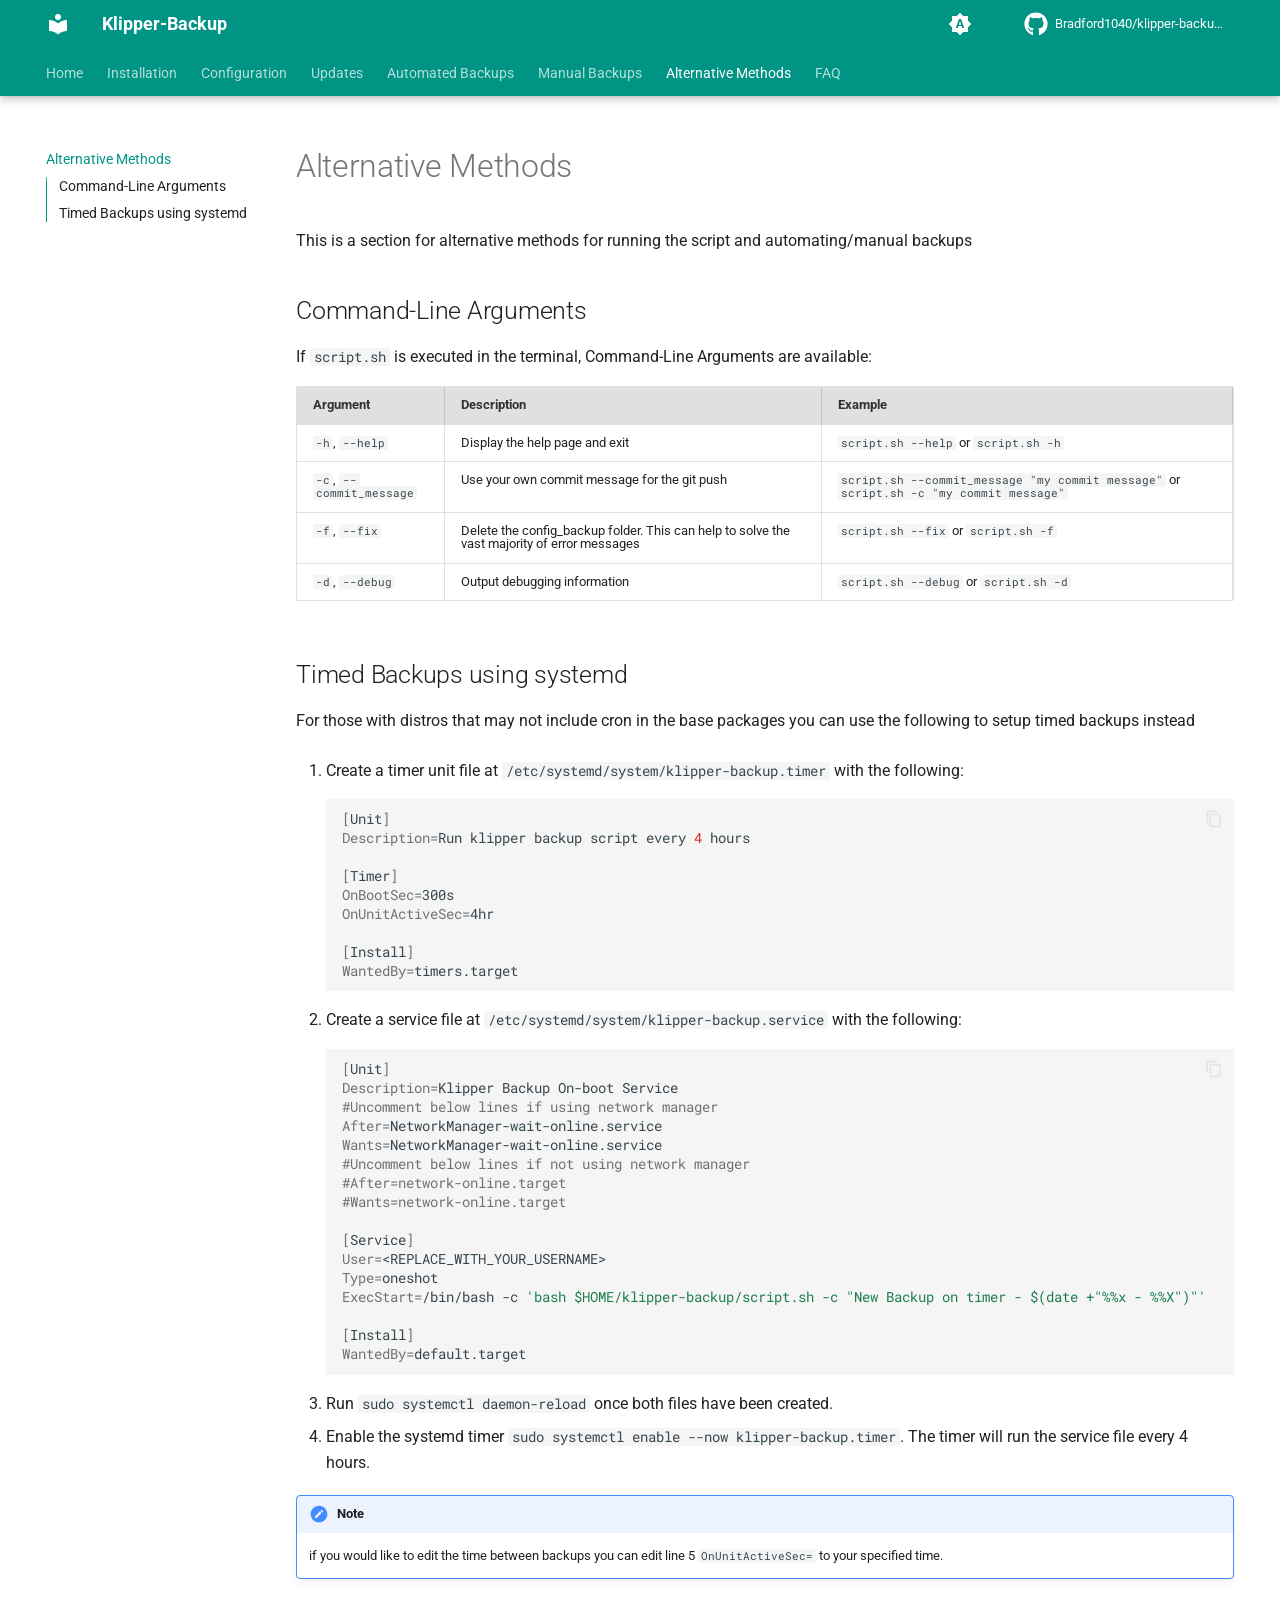
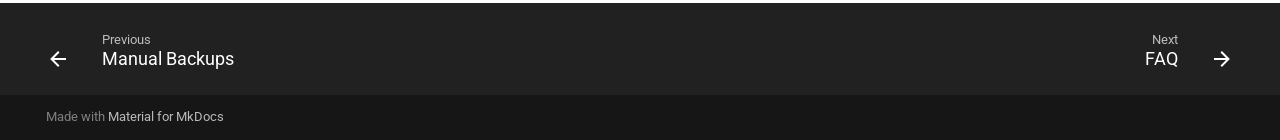
<file: alternative-methods/index.html>
<!doctype html>
<html lang="en" class="no-js">

<head>

  <meta charset="utf-8">
  <meta name="viewport" content="width=device-width,initial-scale=1">

  <meta name="description"
    content="Klipper backup script for manual or automated GitHub backups. Lightweight, pragmatic and comfortable">



  <link rel="canonical" href="https://Bradford1040.github.io/klipper-backup/alternative-methods/">


  <link rel="prev" href="../manual/">


  <link rel="next" href="../faq/">





  <link rel="icon" href="../assets/images/favicon.png">
  <meta name="generator" content="mkdocs-1.6.1, mkdocs-material-9.7.6">



  <title>Alternative Methods - Klipper-Backup</title>



  <link rel="stylesheet" href="../assets/stylesheets/main.484c7ddc.min.css">


  <link rel="stylesheet" href="../assets/stylesheets/palette.ab4e12ef.min.css">












  <link rel="preconnect" href="https://fonts.gstatic.com" crossorigin>
  <link rel="stylesheet"
    href="https://fonts.googleapis.com/css?family=Roboto:300,300i,400,400i,700,700i%7CRoboto+Mono:400,400i,700,700i&display=fallback">
  <style>
    :root {
      --md-text-font: "Roboto";
      --md-code-font: "Roboto Mono"
    }
  </style>



  <link rel="stylesheet" href="../style.css">

  <script>__md_scope = new URL("..", location), __md_hash = e => [...e].reduce(((e, _) => (e << 5) - e + _.charCodeAt(0)), 0), __md_get = (e, _ = localStorage, t = __md_scope) => JSON.parse(_.getItem(t.pathname + "." + e)), __md_set = (e, _, t = localStorage, a = __md_scope) => { try { t.setItem(a.pathname + "." + e, JSON.stringify(_)) } catch (e) { } }</script>





</head>









<body dir="ltr" data-md-color-scheme="default" data-md-color-primary="indigo" data-md-color-accent="indigo">


  <input class="md-toggle" data-md-toggle="drawer" type="checkbox" id="__drawer" autocomplete="off">
  <input class="md-toggle" data-md-toggle="search" type="checkbox" id="__search" autocomplete="off">
  <label class="md-overlay" for="__drawer"></label>
  <div data-md-component="skip">


    <a href="#command-line-arguments" class="md-skip">
      Skip to content
    </a>

  </div>
  <div data-md-component="announce">

  </div>






  <header class="md-header md-header--shadow md-header--lifted" data-md-component="header">
    <nav class="md-header__inner md-grid" aria-label="Header">
      <a href=".." title="Klipper-Backup" class="md-header__button md-logo" aria-label="Klipper-Backup"
        data-md-component="logo">


        <svg xmlns="http://www.w3.org/2000/svg" viewBox="0 0 24 24">
          <path
            d="M12 8a3 3 0 0 0 3-3 3 3 0 0 0-3-3 3 3 0 0 0-3 3 3 3 0 0 0 3 3m0 3.54C9.64 9.35 6.5 8 3 8v11c3.5 0 6.64 1.35 9 3.54 2.36-2.19 5.5-3.54 9-3.54V8c-3.5 0-6.64 1.35-9 3.54" />
        </svg>

      </a>
      <label class="md-header__button md-icon" for="__drawer">

        <svg xmlns="http://www.w3.org/2000/svg" viewBox="0 0 24 24">
          <path d="M3 6h18v2H3zm0 5h18v2H3zm0 5h18v2H3z" />
        </svg>
      </label>
      <div class="md-header__title" data-md-component="header-title">
        <div class="md-header__ellipsis">
          <div class="md-header__topic">
            <span class="md-ellipsis">
              Klipper-Backup
            </span>
          </div>
          <div class="md-header__topic" data-md-component="header-topic">
            <span class="md-ellipsis">

              Alternative Methods

            </span>
          </div>
        </div>
      </div>


      <form class="md-header__option" data-md-component="palette">




        <input class="md-option" data-md-color-media="(prefers-color-scheme)" data-md-color-scheme="default"
          data-md-color-primary="indigo" data-md-color-accent="indigo" aria-label="Switch to light mode" type="radio"
          name="__palette" id="__palette_0">

        <label class="md-header__button md-icon" title="Switch to light mode" for="__palette_1" hidden>
          <svg xmlns="http://www.w3.org/2000/svg" viewBox="0 0 24 24">
            <path
              d="m14.3 16-.7-2h-3.2l-.7 2H7.8L11 7h2l3.2 9zM20 8.69V4h-4.69L12 .69 8.69 4H4v4.69L.69 12 4 15.31V20h4.69L12 23.31 15.31 20H20v-4.69L23.31 12zm-9.15 3.96h2.3L12 9z" />
          </svg>
        </label>





        <input class="md-option" data-md-color-media="(prefers-color-scheme: light)" data-md-color-scheme="default"
          data-md-color-primary="teal" data-md-color-accent="lime" aria-label="Switch to dark mode" type="radio"
          name="__palette" id="__palette_1">

        <label class="md-header__button md-icon" title="Switch to dark mode" for="__palette_2" hidden>
          <svg xmlns="http://www.w3.org/2000/svg" viewBox="0 0 24 24">
            <path
              d="M12 8a4 4 0 0 0-4 4 4 4 0 0 0 4 4 4 4 0 0 0 4-4 4 4 0 0 0-4-4m0 10a6 6 0 0 1-6-6 6 6 0 0 1 6-6 6 6 0 0 1 6 6 6 6 0 0 1-6 6m8-9.31V4h-4.69L12 .69 8.69 4H4v4.69L.69 12 4 15.31V20h4.69L12 23.31 15.31 20H20v-4.69L23.31 12z" />
          </svg>
        </label>





        <input class="md-option" data-md-color-media="(prefers-color-scheme: dark)" data-md-color-scheme="slate"
          data-md-color-primary="teal" data-md-color-accent="purple" aria-label="Switch to system preference"
          type="radio" name="__palette" id="__palette_2">

        <label class="md-header__button md-icon" title="Switch to system preference" for="__palette_0" hidden>
          <svg xmlns="http://www.w3.org/2000/svg" viewBox="0 0 24 24">
            <path
              d="M12 18c-.89 0-1.74-.2-2.5-.55C11.56 16.5 13 14.42 13 12s-1.44-4.5-3.5-5.45C10.26 6.2 11.11 6 12 6a6 6 0 0 1 6 6 6 6 0 0 1-6 6m8-9.31V4h-4.69L12 .69 8.69 4H4v4.69L.69 12 4 15.31V20h4.69L12 23.31 15.31 20H20v-4.69L23.31 12z" />
          </svg>
        </label>


      </form>



      <script>var palette = __md_get("__palette"); if (palette && palette.color) { if ("(prefers-color-scheme)" === palette.color.media) { var media = matchMedia("(prefers-color-scheme: light)"), input = document.querySelector(media.matches ? "[data-md-color-media='(prefers-color-scheme: light)']" : "[data-md-color-media='(prefers-color-scheme: dark)']"); palette.color.media = input.getAttribute("data-md-color-media"), palette.color.scheme = input.getAttribute("data-md-color-scheme"), palette.color.primary = input.getAttribute("data-md-color-primary"), palette.color.accent = input.getAttribute("data-md-color-accent") } for (var [key, value] of Object.entries(palette.color)) document.body.setAttribute("data-md-color-" + key, value) }</script>




      <div class="md-header__source">
        <a href="https://github.com/Bradford1040/klipper-backup/" title="Go to repository" class="md-source"
          data-md-component="source">
          <div class="md-source__icon md-icon">

            <svg xmlns="http://www.w3.org/2000/svg"
              viewBox="0 0 512 512"><!--! Font Awesome Free 7.1.0 by @fontawesome - https://fontawesome.com License - https://fontawesome.com/license/free (Icons: CC BY 4.0, Fonts: SIL OFL 1.1, Code: MIT License) Copyright 2025 Fonticons, Inc.-->
              <path
                d="M173.9 397.4c0 2-2.3 3.6-5.2 3.6-3.3.3-5.6-1.3-5.6-3.6 0-2 2.3-3.6 5.2-3.6 3-.3 5.6 1.3 5.6 3.6m-31.1-4.5c-.7 2 1.3 4.3 4.3 4.9 2.6 1 5.6 0 6.2-2s-1.3-4.3-4.3-5.2c-2.6-.7-5.5.3-6.2 2.3m44.2-1.7c-2.9.7-4.9 2.6-4.6 4.9.3 2 2.9 3.3 5.9 2.6 2.9-.7 4.9-2.6 4.6-4.6-.3-1.9-3-3.2-5.9-2.9M252.8 8C114.1 8 8 113.3 8 252c0 110.9 69.8 205.8 169.5 239.2 12.8 2.3 17.3-5.6 17.3-12.1 0-6.2-.3-40.4-.3-61.4 0 0-70 15-84.7-29.8 0 0-11.4-29.1-27.8-36.6 0 0-22.9-15.7 1.6-15.4 0 0 24.9 2 38.6 25.8 21.9 38.6 58.6 27.5 72.9 20.9 2.3-16 8.8-27.1 16-33.7-55.9-6.2-112.3-14.3-112.3-110.5 0-27.5 7.6-41.3 23.6-58.9-2.6-6.5-11.1-33.3 2.6-67.9 20.9-6.5 69 27 69 27 20-5.6 41.5-8.5 62.8-8.5s42.8 2.9 62.8 8.5c0 0 48.1-33.6 69-27 13.7 34.7 5.2 61.4 2.6 67.9 16 17.7 25.8 31.5 25.8 58.9 0 96.5-58.9 104.2-114.8 110.5 9.2 7.9 17 22.9 17 46.4 0 33.7-.3 75.4-.3 83.6 0 6.5 4.6 14.4 17.3 12.1C436.2 457.8 504 362.9 504 252 504 113.3 391.5 8 252.8 8M105.2 352.9c-1.3 1-1 3.3.7 5.2 1.6 1.6 3.9 2.3 5.2 1 1.3-1 1-3.3-.7-5.2-1.6-1.6-3.9-2.3-5.2-1m-10.8-8.1c-.7 1.3.3 2.9 2.3 3.9 1.6 1 3.6.7 4.3-.7.7-1.3-.3-2.9-2.3-3.9-2-.6-3.6-.3-4.3.7m32.4 35.6c-1.6 1.3-1 4.3 1.3 6.2 2.3 2.3 5.2 2.6 6.5 1 1.3-1.3.7-4.3-1.3-6.2-2.2-2.3-5.2-2.6-6.5-1m-11.4-14.7c-1.6 1-1.6 3.6 0 5.9s4.3 3.3 5.6 2.3c1.6-1.3 1.6-3.9 0-6.2-1.4-2.3-4-3.3-5.6-2" />
            </svg>
          </div>
          <div class="md-source__repository">
            Bradford1040/klipper-backup/
          </div>
        </a>
      </div>

    </nav>



    <nav class="md-tabs" aria-label="Tabs" data-md-component="tabs">
      <div class="md-grid">
        <ul class="md-tabs__list">






          <li class="md-tabs__item">
            <a href=".." class="md-tabs__link">





              Home

            </a>
          </li>








          <li class="md-tabs__item">
            <a href="../installation/" class="md-tabs__link">





              Installation

            </a>
          </li>








          <li class="md-tabs__item">
            <a href="../configuration/" class="md-tabs__link">





              Configuration

            </a>
          </li>








          <li class="md-tabs__item">
            <a href="../updating/" class="md-tabs__link">





              Updates

            </a>
          </li>








          <li class="md-tabs__item">
            <a href="../automation/" class="md-tabs__link">





              Automated Backups

            </a>
          </li>








          <li class="md-tabs__item">
            <a href="../manual/" class="md-tabs__link">





              Manual Backups

            </a>
          </li>










          <li class="md-tabs__item md-tabs__item--active">
            <a href="./" class="md-tabs__link">





              Alternative Methods

            </a>
          </li>








          <li class="md-tabs__item">
            <a href="../faq/" class="md-tabs__link">





              FAQ

            </a>
          </li>



        </ul>
      </div>
    </nav>


  </header>

  <div class="md-container" data-md-component="container">




    <main class="md-main" data-md-component="main">
      <div class="md-main__inner md-grid">



        <div class="md-sidebar md-sidebar--primary" data-md-component="sidebar" data-md-type="navigation">
          <div class="md-sidebar__scrollwrap">
            <div class="md-sidebar__inner">








              <nav class="md-nav md-nav--primary md-nav--lifted md-nav--integrated" aria-label="Navigation"
                data-md-level="0">
                <label class="md-nav__title" for="__drawer">
                  <a href=".." title="Klipper-Backup" class="md-nav__button md-logo" aria-label="Klipper-Backup"
                    data-md-component="logo">


                    <svg xmlns="http://www.w3.org/2000/svg" viewBox="0 0 24 24">
                      <path
                        d="M12 8a3 3 0 0 0 3-3 3 3 0 0 0-3-3 3 3 0 0 0-3 3 3 3 0 0 0 3 3m0 3.54C9.64 9.35 6.5 8 3 8v11c3.5 0 6.64 1.35 9 3.54 2.36-2.19 5.5-3.54 9-3.54V8c-3.5 0-6.64 1.35-9 3.54" />
                    </svg>

                  </a>
                  Klipper-Backup
                </label>

                <div class="md-nav__source">
                  <a href="https://github.com/Bradford1040/klipper-backup/" title="Go to repository" class="md-source"
                    data-md-component="source">
                    <div class="md-source__icon md-icon">

                      <svg xmlns="http://www.w3.org/2000/svg"
                        viewBox="0 0 512 512"><!--! Font Awesome Free 7.1.0 by @fontawesome - https://fontawesome.com License - https://fontawesome.com/license/free (Icons: CC BY 4.0, Fonts: SIL OFL 1.1, Code: MIT License) Copyright 2025 Fonticons, Inc.-->
                        <path
                          d="M173.9 397.4c0 2-2.3 3.6-5.2 3.6-3.3.3-5.6-1.3-5.6-3.6 0-2 2.3-3.6 5.2-3.6 3-.3 5.6 1.3 5.6 3.6m-31.1-4.5c-.7 2 1.3 4.3 4.3 4.9 2.6 1 5.6 0 6.2-2s-1.3-4.3-4.3-5.2c-2.6-.7-5.5.3-6.2 2.3m44.2-1.7c-2.9.7-4.9 2.6-4.6 4.9.3 2 2.9 3.3 5.9 2.6 2.9-.7 4.9-2.6 4.6-4.6-.3-1.9-3-3.2-5.9-2.9M252.8 8C114.1 8 8 113.3 8 252c0 110.9 69.8 205.8 169.5 239.2 12.8 2.3 17.3-5.6 17.3-12.1 0-6.2-.3-40.4-.3-61.4 0 0-70 15-84.7-29.8 0 0-11.4-29.1-27.8-36.6 0 0-22.9-15.7 1.6-15.4 0 0 24.9 2 38.6 25.8 21.9 38.6 58.6 27.5 72.9 20.9 2.3-16 8.8-27.1 16-33.7-55.9-6.2-112.3-14.3-112.3-110.5 0-27.5 7.6-41.3 23.6-58.9-2.6-6.5-11.1-33.3 2.6-67.9 20.9-6.5 69 27 69 27 20-5.6 41.5-8.5 62.8-8.5s42.8 2.9 62.8 8.5c0 0 48.1-33.6 69-27 13.7 34.7 5.2 61.4 2.6 67.9 16 17.7 25.8 31.5 25.8 58.9 0 96.5-58.9 104.2-114.8 110.5 9.2 7.9 17 22.9 17 46.4 0 33.7-.3 75.4-.3 83.6 0 6.5 4.6 14.4 17.3 12.1C436.2 457.8 504 362.9 504 252 504 113.3 391.5 8 252.8 8M105.2 352.9c-1.3 1-1 3.3.7 5.2 1.6 1.6 3.9 2.3 5.2 1 1.3-1 1-3.3-.7-5.2-1.6-1.6-3.9-2.3-5.2-1m-10.8-8.1c-.7 1.3.3 2.9 2.3 3.9 1.6 1 3.6.7 4.3-.7.7-1.3-.3-2.9-2.3-3.9-2-.6-3.6-.3-4.3.7m32.4 35.6c-1.6 1.3-1 4.3 1.3 6.2 2.3 2.3 5.2 2.6 6.5 1 1.3-1.3.7-4.3-1.3-6.2-2.2-2.3-5.2-2.6-6.5-1m-11.4-14.7c-1.6 1-1.6 3.6 0 5.9s4.3 3.3 5.6 2.3c1.6-1.3 1.6-3.9 0-6.2-1.4-2.3-4-3.3-5.6-2" />
                      </svg>
                    </div>
                    <div class="md-source__repository">
                      Bradford1040/klipper-backup/
                    </div>
                  </a>
                </div>

                <ul class="md-nav__list" data-md-scrollfix>







                  <li class="md-nav__item">
                    <a href=".." class="md-nav__link">



                      <span class="md-ellipsis">


                        Home



                      </span>



                    </a>
                  </li>









                  <li class="md-nav__item">
                    <a href="../installation/" class="md-nav__link">



                      <span class="md-ellipsis">


                        Installation



                      </span>



                    </a>
                  </li>









                  <li class="md-nav__item">
                    <a href="../configuration/" class="md-nav__link">



                      <span class="md-ellipsis">


                        Configuration



                      </span>



                    </a>
                  </li>









                  <li class="md-nav__item">
                    <a href="../updating/" class="md-nav__link">



                      <span class="md-ellipsis">


                        Updates



                      </span>



                    </a>
                  </li>









                  <li class="md-nav__item">
                    <a href="../automation/" class="md-nav__link">



                      <span class="md-ellipsis">


                        Automated Backups



                      </span>



                    </a>
                  </li>









                  <li class="md-nav__item">
                    <a href="../manual/" class="md-nav__link">



                      <span class="md-ellipsis">


                        Manual Backups



                      </span>



                    </a>
                  </li>











                  <li class="md-nav__item md-nav__item--active">

                    <input class="md-nav__toggle md-toggle" type="checkbox" id="__toc">



                    <label class="md-nav__link md-nav__link--active" for="__toc">



                      <span class="md-ellipsis">


                        Alternative Methods



                      </span>



                      <span class="md-nav__icon md-icon"></span>
                    </label>

                    <a href="./" class="md-nav__link md-nav__link--active">



                      <span class="md-ellipsis">


                        Alternative Methods



                      </span>



                    </a>



                    <nav class="md-nav md-nav--secondary" aria-label="Table of contents">




                      <label class="md-nav__title" for="__toc">
                        <span class="md-nav__icon md-icon"></span>
                        Table of contents
                      </label>
                      <ul class="md-nav__list" data-md-component="toc" data-md-scrollfix>

                        <li class="md-nav__item">
                          <a href="#command-line-arguments" class="md-nav__link">
                            <span class="md-ellipsis">

                              Command-Line Arguments

                            </span>
                          </a>

                        </li>

                        <li class="md-nav__item">
                          <a href="#timed-backups-using-systemd" class="md-nav__link">
                            <span class="md-ellipsis">

                              Timed Backups using systemd

                            </span>
                          </a>

                        </li>

                      </ul>

                    </nav>

                  </li>









                  <li class="md-nav__item">
                    <a href="../faq/" class="md-nav__link">



                      <span class="md-ellipsis">


                        FAQ



                      </span>



                    </a>
                  </li>



                </ul>
              </nav>
            </div>
          </div>
        </div>




        <div class="md-content" data-md-component="content">

          <article class="md-content__inner md-typeset">








            <h1>Alternative Methods</h1>

            <div>
              <p>This is a section for alternative methods for running the script and automating/manual backups</p>
              <h2 id="command-line-arguments">Command-Line Arguments<a class="headerlink" href="#command-line-arguments"
                  title="Permanent link">¶</a></h2>
              <p>If <code>script.sh</code> is executed in the terminal, Command-Line Arguments are available:</p>
              <table>
                <thead>
                  <tr>
                    <th>Argument</th>
                    <th>Description</th>
                    <th>Example</th>
                  </tr>
                </thead>
                <tbody>
                  <tr>
                    <td><code>-h</code>, <code>--help</code></td>
                    <td>Display the help page and exit</td>
                    <td><code>script.sh --help</code> or <code>script.sh -h</code></td>
                  </tr>
                  <tr>
                    <td><code>-c</code>, <code>--commit_message</code></td>
                    <td>Use your own commit message for the git push</td>
                    <td><code>script.sh --commit_message "my commit message"</code> or
                      <code>script.sh -c "my commit message"</code></td>
                  </tr>
                  <tr>
                    <td><code>-f</code>, <code>--fix</code></td>
                    <td>Delete the config_backup folder. This can help to solve the vast majority of error messages</td>
                    <td><code>script.sh --fix</code> or <code>script.sh -f</code></td>
                  </tr>
                  <tr>
                    <td><code>-d</code>, <code>--debug</code></td>
                    <td>Output debugging information</td>
                    <td><code>script.sh --debug</code> or <code>script.sh -d</code></td>
                  </tr>
                </tbody>
              </table>
              <h2 id="timed-backups-using-systemd">Timed Backups using systemd<a class="headerlink"
                  href="#timed-backups-using-systemd" title="Permanent link">¶</a></h2>
              <p>For those with distros that may not include cron in the base packages you can use the following to
                setup timed backups instead</p>
              <ol>
                <li>
                  <p>Create a timer unit file at <code>/etc/systemd/system/klipper-backup.timer</code> with the
                    following:
                  </p>
                  <div class="highlight">
                    <pre><span></span><code><a id="__codelineno-0-1" name="__codelineno-0-1" href="#__codelineno-0-1"></a><span class="o">[</span>Unit<span class="o">]</span>
<a id="__codelineno-0-2" name="__codelineno-0-2" href="#__codelineno-0-2"></a><span class="nv">Description</span><span class="o">=</span>Run<span class="w"> </span>klipper<span class="w"> </span>backup<span class="w"> </span>script<span class="w"> </span>every<span class="w"> </span><span class="m">4</span><span class="w"> </span>hours
<a id="__codelineno-0-3" name="__codelineno-0-3" href="#__codelineno-0-3"></a>
<a id="__codelineno-0-4" name="__codelineno-0-4" href="#__codelineno-0-4"></a><span class="o">[</span>Timer<span class="o">]</span>
<a id="__codelineno-0-5" name="__codelineno-0-5" href="#__codelineno-0-5"></a><span class="nv">OnBootSec</span><span class="o">=</span>300s
<a id="__codelineno-0-6" name="__codelineno-0-6" href="#__codelineno-0-6"></a><span class="nv">OnUnitActiveSec</span><span class="o">=</span>4hr
<a id="__codelineno-0-7" name="__codelineno-0-7" href="#__codelineno-0-7"></a>
<a id="__codelineno-0-8" name="__codelineno-0-8" href="#__codelineno-0-8"></a><span class="o">[</span>Install<span class="o">]</span>
<a id="__codelineno-0-9" name="__codelineno-0-9" href="#__codelineno-0-9"></a><span class="nv">WantedBy</span><span class="o">=</span>timers.target
</code></pre>
                  </div>
                </li>
                <li>
                  <p>Create a service file at <code>/etc/systemd/system/klipper-backup.service</code> with the
                    following:
                  </p>
                  <div class="highlight">
                    <pre><span></span><code><a id="__codelineno-1-1" name="__codelineno-1-1" href="#__codelineno-1-1"></a><span class="o">[</span>Unit<span class="o">]</span>
<a id="__codelineno-1-2" name="__codelineno-1-2" href="#__codelineno-1-2"></a><span class="nv">Description</span><span class="o">=</span>Klipper<span class="w"> </span>Backup<span class="w"> </span>On-boot<span class="w"> </span>Service
<a id="__codelineno-1-3" name="__codelineno-1-3" href="#__codelineno-1-3"></a><span class="c1">#Uncomment below lines if using network manager</span>
<a id="__codelineno-1-4" name="__codelineno-1-4" href="#__codelineno-1-4"></a><span class="nv">After</span><span class="o">=</span>NetworkManager-wait-online.service
<a id="__codelineno-1-5" name="__codelineno-1-5" href="#__codelineno-1-5"></a><span class="nv">Wants</span><span class="o">=</span>NetworkManager-wait-online.service
<a id="__codelineno-1-6" name="__codelineno-1-6" href="#__codelineno-1-6"></a><span class="c1">#Uncomment below lines if not using network manager</span>
<a id="__codelineno-1-7" name="__codelineno-1-7" href="#__codelineno-1-7"></a><span class="c1">#After=network-online.target</span>
<a id="__codelineno-1-8" name="__codelineno-1-8" href="#__codelineno-1-8"></a><span class="c1">#Wants=network-online.target</span>
<a id="__codelineno-1-9" name="__codelineno-1-9" href="#__codelineno-1-9"></a>
<a id="__codelineno-1-10" name="__codelineno-1-10" href="#__codelineno-1-10"></a><span class="o">[</span>Service<span class="o">]</span>
<a id="__codelineno-1-11" name="__codelineno-1-11" href="#__codelineno-1-11"></a><span class="nv">User</span><span class="o">=</span>&lt;REPLACE_WITH_YOUR_USERNAME&gt;
<a id="__codelineno-1-12" name="__codelineno-1-12" href="#__codelineno-1-12"></a><span class="nv">Type</span><span class="o">=</span>oneshot
<a id="__codelineno-1-13" name="__codelineno-1-13" href="#__codelineno-1-13"></a><span class="nv">ExecStart</span><span class="o">=</span>/bin/bash<span class="w"> </span>-c<span class="w"> </span><span class="s1">'bash $HOME/klipper-backup/script.sh -c "New Backup on timer - $(date +"%%x - %%X")"'</span>
<a id="__codelineno-1-14" name="__codelineno-1-14" href="#__codelineno-1-14"></a>
<a id="__codelineno-1-15" name="__codelineno-1-15" href="#__codelineno-1-15"></a><span class="o">[</span>Install<span class="o">]</span>
<a id="__codelineno-1-16" name="__codelineno-1-16" href="#__codelineno-1-16"></a><span class="nv">WantedBy</span><span class="o">=</span>default.target
</code></pre>
                  </div>
                </li>
                <li>Run <code>sudo systemctl daemon-reload</code> once both files have been created.</li>
                <li>Enable the systemd timer <code>sudo systemctl enable --now klipper-backup.timer</code>. The timer
                  will run the service file every 4 hours. </li>
              </ol>
              <div class="admonition note">
                <p class="admonition-title">Note</p>
                <p>if you would like to edit the time between backups you can edit line 5 <code>OnUnitActiveSec=</code>
                  to your specified time.</p>
              </div>
            </div>













          </article>
        </div>


        <script>var tabs = __md_get("__tabs"); if (Array.isArray(tabs)) e: for (var set of document.querySelectorAll(".tabbed-set")) { var labels = set.querySelector(".tabbed-labels"); for (var tab of tabs) for (var label of labels.getElementsByTagName("label")) if (label.innerText.trim() === tab) { var input = document.getElementById(label.htmlFor); input.checked = !0; continue e } }</script>

        <script>var target = document.getElementById(location.hash.slice(1)); target && target.name && (target.checked = target.name.startsWith("__tabbed_"))</script>
      </div>

      <button type="button" class="md-top md-icon" data-md-component="top" hidden>

        <svg xmlns="http://www.w3.org/2000/svg" viewBox="0 0 24 24">
          <path d="M13 20h-2V8l-5.5 5.5-1.42-1.42L12 4.16l7.92 7.92-1.42 1.42L13 8z" />
        </svg>
        Back to top
      </button>

    </main>

    <footer class="md-footer">



      <nav class="md-footer__inner md-grid" aria-label="Footer">


        <a href="../manual/" class="md-footer__link md-footer__link--prev" aria-label="Previous: Manual Backups">
          <div class="md-footer__button md-icon">

            <svg xmlns="http://www.w3.org/2000/svg" viewBox="0 0 24 24">
              <path d="M20 11v2H8l5.5 5.5-1.42 1.42L4.16 12l7.92-7.92L13.5 5.5 8 11z" />
            </svg>
          </div>
          <div class="md-footer__title">
            <span class="md-footer__direction">
              Previous
            </span>
            <div class="md-ellipsis">
              Manual Backups
            </div>
          </div>
        </a>



        <a href="../faq/" class="md-footer__link md-footer__link--next" aria-label="Next: FAQ">
          <div class="md-footer__title">
            <span class="md-footer__direction">
              Next
            </span>
            <div class="md-ellipsis">
              FAQ
            </div>
          </div>
          <div class="md-footer__button md-icon">

            <svg xmlns="http://www.w3.org/2000/svg" viewBox="0 0 24 24">
              <path d="M4 11v2h12l-5.5 5.5 1.42 1.42L19.84 12l-7.92-7.92L10.5 5.5 16 11z" />
            </svg>
          </div>
        </a>

      </nav>


      <div class="md-footer-meta md-typeset">
        <div class="md-footer-meta__inner md-grid">
          <div class="md-copyright">


            Made with
            <a href="https://squidfunk.github.io/mkdocs-material/" target="_blank" rel="noopener">
              Material for MkDocs
            </a>

          </div>

        </div>
      </div>
    </footer>

  </div>
  <div class="md-dialog" data-md-component="dialog">
    <div class="md-dialog__inner md-typeset"></div>
  </div>





  <script id="__config"
    type="application/json">{"annotate": null, "base": "..", "features": ["navigation.tabs", "navigation.tabs.sticky", "navigation.instant", "navigation.tracking", "navigation.sections", "navigation.footer", "toc.integrate", "navigation.top", "search.suggest", "search.highlight", "content.tabs.link", "content.code.annotate", "content.code.copy"], "search": "../assets/javascripts/workers/search.2c215733.min.js", "tags": null, "translations": {"clipboard.copied": "Copied to clipboard", "clipboard.copy": "Copy to clipboard", "search.result.more.one": "1 more on this page", "search.result.more.other": "# more on this page", "search.result.none": "No matching documents", "search.result.one": "1 matching document", "search.result.other": "# matching documents", "search.result.placeholder": "Type to start searching", "search.result.term.missing": "Missing", "select.version": "Select version"}, "version": null}</script>


  <script src="../assets/javascripts/bundle.79ae519e.min.js"></script>


</body>

</html>
</file>
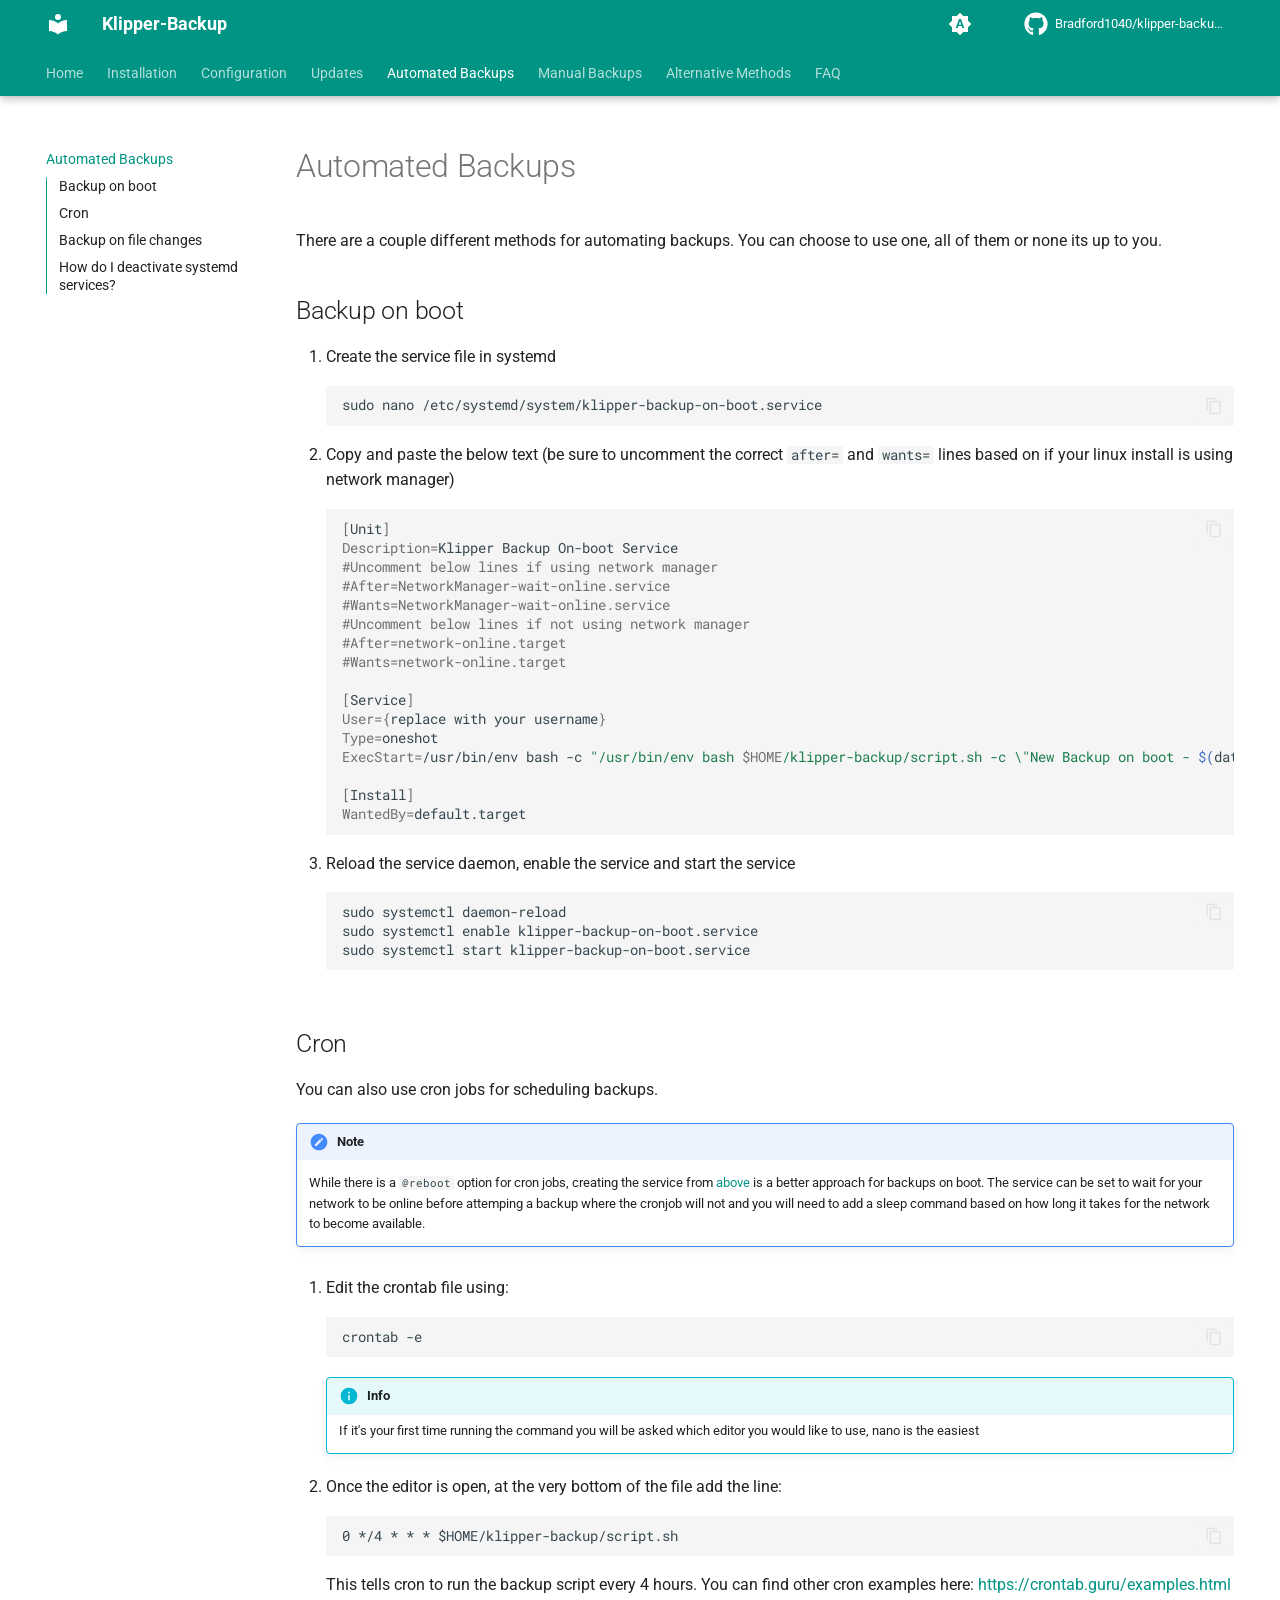
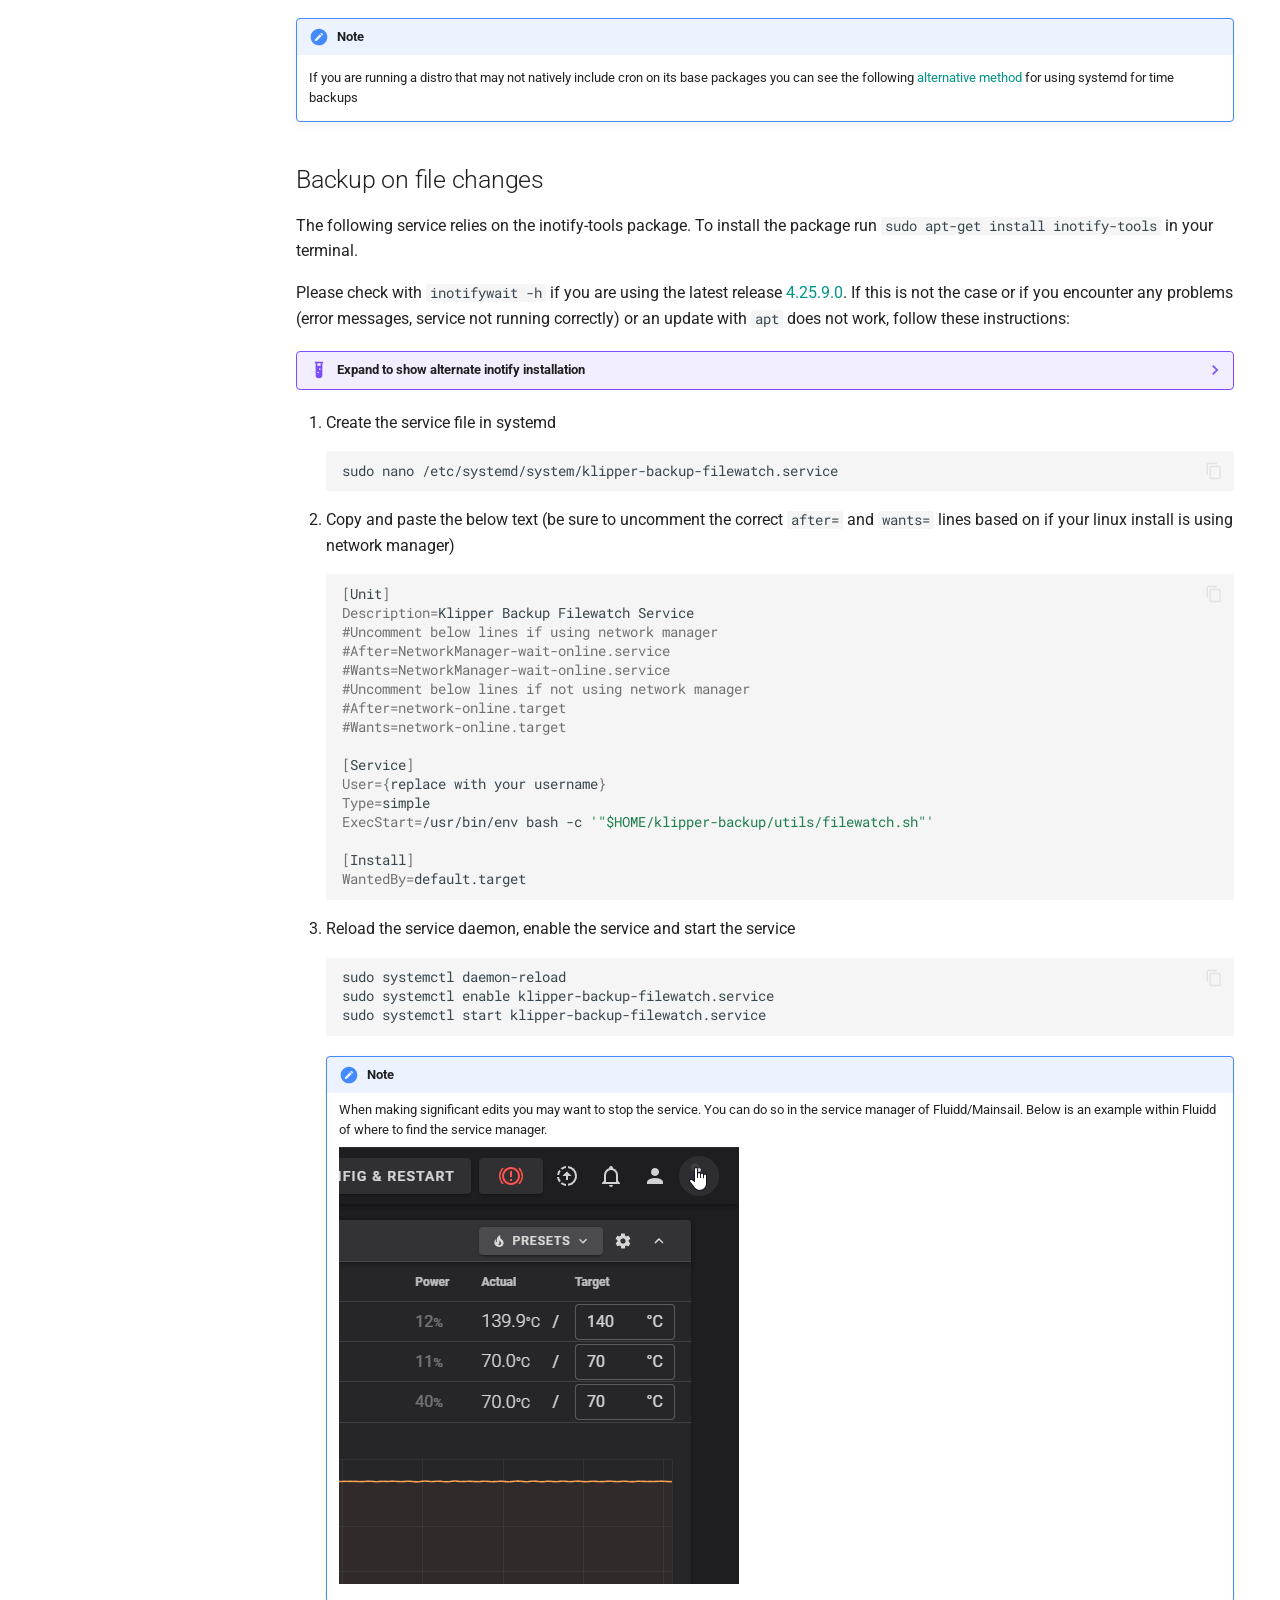
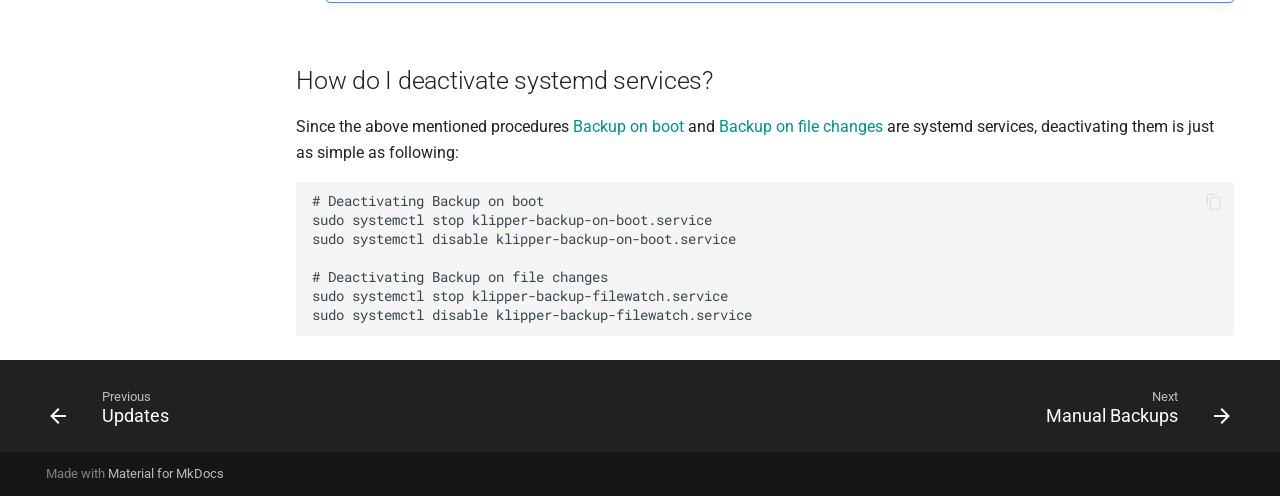
<file: automation/index.html>
<!doctype html>
<html lang="en" class="no-js">

<head>

  <meta charset="utf-8">
  <meta name="viewport" content="width=device-width,initial-scale=1">

  <meta name="description"
    content="Klipper backup script for manual or automated GitHub backups. Lightweight, pragmatic and comfortable">



  <link rel="canonical" href="https://Bradford1040.github.io/klipper-backup/automation/">


  <link rel="prev" href="../updating/">


  <link rel="next" href="../manual/">





  <link rel="icon" href="../assets/images/favicon.png">
  <meta name="generator" content="mkdocs-1.6.1, mkdocs-material-9.7.6">



  <title>Automated Backups - Klipper-Backup</title>



  <link rel="stylesheet" href="../assets/stylesheets/main.484c7ddc.min.css">


  <link rel="stylesheet" href="../assets/stylesheets/palette.ab4e12ef.min.css">












  <link rel="preconnect" href="https://fonts.gstatic.com" crossorigin>
  <link rel="stylesheet"
    href="https://fonts.googleapis.com/css?family=Roboto:300,300i,400,400i,700,700i%7CRoboto+Mono:400,400i,700,700i&display=fallback">
  <style>
    :root {
      --md-text-font: "Roboto";
      --md-code-font: "Roboto Mono"
    }
  </style>



  <link rel="stylesheet" href="../style.css">

  <script>__md_scope = new URL("..", location), __md_hash = e => [...e].reduce(((e, _) => (e << 5) - e + _.charCodeAt(0)), 0), __md_get = (e, _ = localStorage, t = __md_scope) => JSON.parse(_.getItem(t.pathname + "." + e)), __md_set = (e, _, t = localStorage, a = __md_scope) => { try { t.setItem(a.pathname + "." + e, JSON.stringify(_)) } catch (e) { } }</script>





</head>









<body dir="ltr" data-md-color-scheme="default" data-md-color-primary="indigo" data-md-color-accent="indigo">


  <input class="md-toggle" data-md-toggle="drawer" type="checkbox" id="__drawer" autocomplete="off">
  <input class="md-toggle" data-md-toggle="search" type="checkbox" id="__search" autocomplete="off">
  <label class="md-overlay" for="__drawer"></label>
  <div data-md-component="skip">


    <a href="#backup-on-boot" class="md-skip">
      Skip to content
    </a>

  </div>
  <div data-md-component="announce">

  </div>






  <header class="md-header md-header--shadow md-header--lifted" data-md-component="header">
    <nav class="md-header__inner md-grid" aria-label="Header">
      <a href=".." title="Klipper-Backup" class="md-header__button md-logo" aria-label="Klipper-Backup"
        data-md-component="logo">


        <svg xmlns="http://www.w3.org/2000/svg" viewBox="0 0 24 24">
          <path
            d="M12 8a3 3 0 0 0 3-3 3 3 0 0 0-3-3 3 3 0 0 0-3 3 3 3 0 0 0 3 3m0 3.54C9.64 9.35 6.5 8 3 8v11c3.5 0 6.64 1.35 9 3.54 2.36-2.19 5.5-3.54 9-3.54V8c-3.5 0-6.64 1.35-9 3.54" />
        </svg>

      </a>
      <label class="md-header__button md-icon" for="__drawer">

        <svg xmlns="http://www.w3.org/2000/svg" viewBox="0 0 24 24">
          <path d="M3 6h18v2H3zm0 5h18v2H3zm0 5h18v2H3z" />
        </svg>
      </label>
      <div class="md-header__title" data-md-component="header-title">
        <div class="md-header__ellipsis">
          <div class="md-header__topic">
            <span class="md-ellipsis">
              Klipper-Backup
            </span>
          </div>
          <div class="md-header__topic" data-md-component="header-topic">
            <span class="md-ellipsis">

              Automated Backups

            </span>
          </div>
        </div>
      </div>


      <form class="md-header__option" data-md-component="palette">




        <input class="md-option" data-md-color-media="(prefers-color-scheme)" data-md-color-scheme="default"
          data-md-color-primary="indigo" data-md-color-accent="indigo" aria-label="Switch to light mode" type="radio"
          name="__palette" id="__palette_0">

        <label class="md-header__button md-icon" title="Switch to light mode" for="__palette_1" hidden>
          <svg xmlns="http://www.w3.org/2000/svg" viewBox="0 0 24 24">
            <path
              d="m14.3 16-.7-2h-3.2l-.7 2H7.8L11 7h2l3.2 9zM20 8.69V4h-4.69L12 .69 8.69 4H4v4.69L.69 12 4 15.31V20h4.69L12 23.31 15.31 20H20v-4.69L23.31 12zm-9.15 3.96h2.3L12 9z" />
          </svg>
        </label>





        <input class="md-option" data-md-color-media="(prefers-color-scheme: light)" data-md-color-scheme="default"
          data-md-color-primary="teal" data-md-color-accent="lime" aria-label="Switch to dark mode" type="radio"
          name="__palette" id="__palette_1">

        <label class="md-header__button md-icon" title="Switch to dark mode" for="__palette_2" hidden>
          <svg xmlns="http://www.w3.org/2000/svg" viewBox="0 0 24 24">
            <path
              d="M12 8a4 4 0 0 0-4 4 4 4 0 0 0 4 4 4 4 0 0 0 4-4 4 4 0 0 0-4-4m0 10a6 6 0 0 1-6-6 6 6 0 0 1 6-6 6 6 0 0 1 6 6 6 6 0 0 1-6 6m8-9.31V4h-4.69L12 .69 8.69 4H4v4.69L.69 12 4 15.31V20h4.69L12 23.31 15.31 20H20v-4.69L23.31 12z" />
          </svg>
        </label>





        <input class="md-option" data-md-color-media="(prefers-color-scheme: dark)" data-md-color-scheme="slate"
          data-md-color-primary="teal" data-md-color-accent="purple" aria-label="Switch to system preference"
          type="radio" name="__palette" id="__palette_2">

        <label class="md-header__button md-icon" title="Switch to system preference" for="__palette_0" hidden>
          <svg xmlns="http://www.w3.org/2000/svg" viewBox="0 0 24 24">
            <path
              d="M12 18c-.89 0-1.74-.2-2.5-.55C11.56 16.5 13 14.42 13 12s-1.44-4.5-3.5-5.45C10.26 6.2 11.11 6 12 6a6 6 0 0 1 6 6 6 6 0 0 1-6 6m8-9.31V4h-4.69L12 .69 8.69 4H4v4.69L.69 12 4 15.31V20h4.69L12 23.31 15.31 20H20v-4.69L23.31 12z" />
          </svg>
        </label>


      </form>



      <script>var palette = __md_get("__palette"); if (palette && palette.color) { if ("(prefers-color-scheme)" === palette.color.media) { var media = matchMedia("(prefers-color-scheme: light)"), input = document.querySelector(media.matches ? "[data-md-color-media='(prefers-color-scheme: light)']" : "[data-md-color-media='(prefers-color-scheme: dark)']"); palette.color.media = input.getAttribute("data-md-color-media"), palette.color.scheme = input.getAttribute("data-md-color-scheme"), palette.color.primary = input.getAttribute("data-md-color-primary"), palette.color.accent = input.getAttribute("data-md-color-accent") } for (var [key, value] of Object.entries(palette.color)) document.body.setAttribute("data-md-color-" + key, value) }</script>




      <div class="md-header__source">
        <a href="https://github.com/Bradford1040/klipper-backup/" title="Go to repository" class="md-source"
          data-md-component="source">
          <div class="md-source__icon md-icon">

            <svg xmlns="http://www.w3.org/2000/svg"
              viewBox="0 0 512 512"><!--! Font Awesome Free 7.1.0 by @fontawesome - https://fontawesome.com License - https://fontawesome.com/license/free (Icons: CC BY 4.0, Fonts: SIL OFL 1.1, Code: MIT License) Copyright 2025 Fonticons, Inc.-->
              <path
                d="M173.9 397.4c0 2-2.3 3.6-5.2 3.6-3.3.3-5.6-1.3-5.6-3.6 0-2 2.3-3.6 5.2-3.6 3-.3 5.6 1.3 5.6 3.6m-31.1-4.5c-.7 2 1.3 4.3 4.3 4.9 2.6 1 5.6 0 6.2-2s-1.3-4.3-4.3-5.2c-2.6-.7-5.5.3-6.2 2.3m44.2-1.7c-2.9.7-4.9 2.6-4.6 4.9.3 2 2.9 3.3 5.9 2.6 2.9-.7 4.9-2.6 4.6-4.6-.3-1.9-3-3.2-5.9-2.9M252.8 8C114.1 8 8 113.3 8 252c0 110.9 69.8 205.8 169.5 239.2 12.8 2.3 17.3-5.6 17.3-12.1 0-6.2-.3-40.4-.3-61.4 0 0-70 15-84.7-29.8 0 0-11.4-29.1-27.8-36.6 0 0-22.9-15.7 1.6-15.4 0 0 24.9 2 38.6 25.8 21.9 38.6 58.6 27.5 72.9 20.9 2.3-16 8.8-27.1 16-33.7-55.9-6.2-112.3-14.3-112.3-110.5 0-27.5 7.6-41.3 23.6-58.9-2.6-6.5-11.1-33.3 2.6-67.9 20.9-6.5 69 27 69 27 20-5.6 41.5-8.5 62.8-8.5s42.8 2.9 62.8 8.5c0 0 48.1-33.6 69-27 13.7 34.7 5.2 61.4 2.6 67.9 16 17.7 25.8 31.5 25.8 58.9 0 96.5-58.9 104.2-114.8 110.5 9.2 7.9 17 22.9 17 46.4 0 33.7-.3 75.4-.3 83.6 0 6.5 4.6 14.4 17.3 12.1C436.2 457.8 504 362.9 504 252 504 113.3 391.5 8 252.8 8M105.2 352.9c-1.3 1-1 3.3.7 5.2 1.6 1.6 3.9 2.3 5.2 1 1.3-1 1-3.3-.7-5.2-1.6-1.6-3.9-2.3-5.2-1m-10.8-8.1c-.7 1.3.3 2.9 2.3 3.9 1.6 1 3.6.7 4.3-.7.7-1.3-.3-2.9-2.3-3.9-2-.6-3.6-.3-4.3.7m32.4 35.6c-1.6 1.3-1 4.3 1.3 6.2 2.3 2.3 5.2 2.6 6.5 1 1.3-1.3.7-4.3-1.3-6.2-2.2-2.3-5.2-2.6-6.5-1m-11.4-14.7c-1.6 1-1.6 3.6 0 5.9s4.3 3.3 5.6 2.3c1.6-1.3 1.6-3.9 0-6.2-1.4-2.3-4-3.3-5.6-2" />
            </svg>
          </div>
          <div class="md-source__repository">
            Bradford1040/klipper-backup/
          </div>
        </a>
      </div>

    </nav>



    <nav class="md-tabs" aria-label="Tabs" data-md-component="tabs">
      <div class="md-grid">
        <ul class="md-tabs__list">






          <li class="md-tabs__item">
            <a href=".." class="md-tabs__link">





              Home

            </a>
          </li>








          <li class="md-tabs__item">
            <a href="../installation/" class="md-tabs__link">





              Installation

            </a>
          </li>








          <li class="md-tabs__item">
            <a href="../configuration/" class="md-tabs__link">





              Configuration

            </a>
          </li>








          <li class="md-tabs__item">
            <a href="../updating/" class="md-tabs__link">





              Updates

            </a>
          </li>










          <li class="md-tabs__item md-tabs__item--active">
            <a href="./" class="md-tabs__link">





              Automated Backups

            </a>
          </li>








          <li class="md-tabs__item">
            <a href="../manual/" class="md-tabs__link">





              Manual Backups

            </a>
          </li>








          <li class="md-tabs__item">
            <a href="../alternative-methods/" class="md-tabs__link">





              Alternative Methods

            </a>
          </li>








          <li class="md-tabs__item">
            <a href="../faq/" class="md-tabs__link">





              FAQ

            </a>
          </li>



        </ul>
      </div>
    </nav>


  </header>

  <div class="md-container" data-md-component="container">




    <main class="md-main" data-md-component="main">
      <div class="md-main__inner md-grid">



        <div class="md-sidebar md-sidebar--primary" data-md-component="sidebar" data-md-type="navigation">
          <div class="md-sidebar__scrollwrap">
            <div class="md-sidebar__inner">








              <nav class="md-nav md-nav--primary md-nav--lifted md-nav--integrated" aria-label="Navigation"
                data-md-level="0">
                <label class="md-nav__title" for="__drawer">
                  <a href=".." title="Klipper-Backup" class="md-nav__button md-logo" aria-label="Klipper-Backup"
                    data-md-component="logo">


                    <svg xmlns="http://www.w3.org/2000/svg" viewBox="0 0 24 24">
                      <path
                        d="M12 8a3 3 0 0 0 3-3 3 3 0 0 0-3-3 3 3 0 0 0-3 3 3 3 0 0 0 3 3m0 3.54C9.64 9.35 6.5 8 3 8v11c3.5 0 6.64 1.35 9 3.54 2.36-2.19 5.5-3.54 9-3.54V8c-3.5 0-6.64 1.35-9 3.54" />
                    </svg>

                  </a>
                  Klipper-Backup
                </label>

                <div class="md-nav__source">
                  <a href="https://github.com/Bradford1040/klipper-backup/" title="Go to repository" class="md-source"
                    data-md-component="source">
                    <div class="md-source__icon md-icon">

                      <svg xmlns="http://www.w3.org/2000/svg"
                        viewBox="0 0 512 512"><!--! Font Awesome Free 7.1.0 by @fontawesome - https://fontawesome.com License - https://fontawesome.com/license/free (Icons: CC BY 4.0, Fonts: SIL OFL 1.1, Code: MIT License) Copyright 2025 Fonticons, Inc.-->
                        <path
                          d="M173.9 397.4c0 2-2.3 3.6-5.2 3.6-3.3.3-5.6-1.3-5.6-3.6 0-2 2.3-3.6 5.2-3.6 3-.3 5.6 1.3 5.6 3.6m-31.1-4.5c-.7 2 1.3 4.3 4.3 4.9 2.6 1 5.6 0 6.2-2s-1.3-4.3-4.3-5.2c-2.6-.7-5.5.3-6.2 2.3m44.2-1.7c-2.9.7-4.9 2.6-4.6 4.9.3 2 2.9 3.3 5.9 2.6 2.9-.7 4.9-2.6 4.6-4.6-.3-1.9-3-3.2-5.9-2.9M252.8 8C114.1 8 8 113.3 8 252c0 110.9 69.8 205.8 169.5 239.2 12.8 2.3 17.3-5.6 17.3-12.1 0-6.2-.3-40.4-.3-61.4 0 0-70 15-84.7-29.8 0 0-11.4-29.1-27.8-36.6 0 0-22.9-15.7 1.6-15.4 0 0 24.9 2 38.6 25.8 21.9 38.6 58.6 27.5 72.9 20.9 2.3-16 8.8-27.1 16-33.7-55.9-6.2-112.3-14.3-112.3-110.5 0-27.5 7.6-41.3 23.6-58.9-2.6-6.5-11.1-33.3 2.6-67.9 20.9-6.5 69 27 69 27 20-5.6 41.5-8.5 62.8-8.5s42.8 2.9 62.8 8.5c0 0 48.1-33.6 69-27 13.7 34.7 5.2 61.4 2.6 67.9 16 17.7 25.8 31.5 25.8 58.9 0 96.5-58.9 104.2-114.8 110.5 9.2 7.9 17 22.9 17 46.4 0 33.7-.3 75.4-.3 83.6 0 6.5 4.6 14.4 17.3 12.1C436.2 457.8 504 362.9 504 252 504 113.3 391.5 8 252.8 8M105.2 352.9c-1.3 1-1 3.3.7 5.2 1.6 1.6 3.9 2.3 5.2 1 1.3-1 1-3.3-.7-5.2-1.6-1.6-3.9-2.3-5.2-1m-10.8-8.1c-.7 1.3.3 2.9 2.3 3.9 1.6 1 3.6.7 4.3-.7.7-1.3-.3-2.9-2.3-3.9-2-.6-3.6-.3-4.3.7m32.4 35.6c-1.6 1.3-1 4.3 1.3 6.2 2.3 2.3 5.2 2.6 6.5 1 1.3-1.3.7-4.3-1.3-6.2-2.2-2.3-5.2-2.6-6.5-1m-11.4-14.7c-1.6 1-1.6 3.6 0 5.9s4.3 3.3 5.6 2.3c1.6-1.3 1.6-3.9 0-6.2-1.4-2.3-4-3.3-5.6-2" />
                      </svg>
                    </div>
                    <div class="md-source__repository">
                      Bradford1040/klipper-backup/
                    </div>
                  </a>
                </div>

                <ul class="md-nav__list" data-md-scrollfix>







                  <li class="md-nav__item">
                    <a href=".." class="md-nav__link">



                      <span class="md-ellipsis">


                        Home



                      </span>



                    </a>
                  </li>









                  <li class="md-nav__item">
                    <a href="../installation/" class="md-nav__link">



                      <span class="md-ellipsis">


                        Installation



                      </span>



                    </a>
                  </li>









                  <li class="md-nav__item">
                    <a href="../configuration/" class="md-nav__link">



                      <span class="md-ellipsis">


                        Configuration



                      </span>



                    </a>
                  </li>









                  <li class="md-nav__item">
                    <a href="../updating/" class="md-nav__link">



                      <span class="md-ellipsis">


                        Updates



                      </span>



                    </a>
                  </li>











                  <li class="md-nav__item md-nav__item--active">

                    <input class="md-nav__toggle md-toggle" type="checkbox" id="__toc">



                    <label class="md-nav__link md-nav__link--active" for="__toc">



                      <span class="md-ellipsis">


                        Automated Backups



                      </span>



                      <span class="md-nav__icon md-icon"></span>
                    </label>

                    <a href="./" class="md-nav__link md-nav__link--active">



                      <span class="md-ellipsis">


                        Automated Backups



                      </span>



                    </a>



                    <nav class="md-nav md-nav--secondary" aria-label="Table of contents">




                      <label class="md-nav__title" for="__toc">
                        <span class="md-nav__icon md-icon"></span>
                        Table of contents
                      </label>
                      <ul class="md-nav__list" data-md-component="toc" data-md-scrollfix>

                        <li class="md-nav__item">
                          <a href="#backup-on-boot" class="md-nav__link">
                            <span class="md-ellipsis">

                              Backup on boot

                            </span>
                          </a>

                        </li>

                        <li class="md-nav__item">
                          <a href="#cron" class="md-nav__link">
                            <span class="md-ellipsis">

                              Cron

                            </span>
                          </a>

                        </li>

                        <li class="md-nav__item">
                          <a href="#backup-on-file-changes" class="md-nav__link">
                            <span class="md-ellipsis">

                              Backup on file changes

                            </span>
                          </a>

                        </li>

                        <li class="md-nav__item">
                          <a href="#how-do-i-deactivate-systemd-services" class="md-nav__link">
                            <span class="md-ellipsis">

                              How do I deactivate systemd services?

                            </span>
                          </a>

                        </li>

                      </ul>

                    </nav>

                  </li>









                  <li class="md-nav__item">
                    <a href="../manual/" class="md-nav__link">



                      <span class="md-ellipsis">


                        Manual Backups



                      </span>



                    </a>
                  </li>









                  <li class="md-nav__item">
                    <a href="../alternative-methods/" class="md-nav__link">



                      <span class="md-ellipsis">


                        Alternative Methods



                      </span>



                    </a>
                  </li>









                  <li class="md-nav__item">
                    <a href="../faq/" class="md-nav__link">



                      <span class="md-ellipsis">


                        FAQ



                      </span>



                    </a>
                  </li>



                </ul>
              </nav>
            </div>
          </div>
        </div>




        <div class="md-content" data-md-component="content">

          <article class="md-content__inner md-typeset">








            <h1>Automated Backups</h1>

            <div>
              <p>There are a couple different methods for automating backups. You can choose to use one, all of them or
                none its up to you.</p>
              <h2 id="backup-on-boot">Backup on boot<a class="headerlink" href="#backup-on-boot"
                  title="Permanent link">¶</a></h2>
              <ol>
                <li>Create the service file in systemd
                  <div class="highlight">
                    <pre><span></span><code><a id="__codelineno-0-1" name="__codelineno-0-1" href="#__codelineno-0-1"></a>sudo<span class="w"> </span>nano<span class="w"> </span>/etc/systemd/system/klipper-backup-on-boot.service
</code></pre>
                  </div>
                </li>
                <li>Copy and paste the below text (be sure to uncomment the correct <code>after=</code> and
                  <code>wants=</code> lines based on if your linux install is using network manager)<br>
                  <div class="highlight">
                    <pre><span></span><code><a id="__codelineno-1-1" name="__codelineno-1-1" href="#__codelineno-1-1"></a><span class="o">[</span>Unit<span class="o">]</span>
<a id="__codelineno-1-2" name="__codelineno-1-2" href="#__codelineno-1-2"></a><span class="nv">Description</span><span class="o">=</span>Klipper<span class="w"> </span>Backup<span class="w"> </span>On-boot<span class="w"> </span>Service
<a id="__codelineno-1-3" name="__codelineno-1-3" href="#__codelineno-1-3"></a><span class="c1">#Uncomment below lines if using network manager</span>
<a id="__codelineno-1-4" name="__codelineno-1-4" href="#__codelineno-1-4"></a><span class="c1">#After=NetworkManager-wait-online.service</span>
<a id="__codelineno-1-5" name="__codelineno-1-5" href="#__codelineno-1-5"></a><span class="c1">#Wants=NetworkManager-wait-online.service</span>
<a id="__codelineno-1-6" name="__codelineno-1-6" href="#__codelineno-1-6"></a><span class="c1">#Uncomment below lines if not using network manager</span>
<a id="__codelineno-1-7" name="__codelineno-1-7" href="#__codelineno-1-7"></a><span class="c1">#After=network-online.target</span>
<a id="__codelineno-1-8" name="__codelineno-1-8" href="#__codelineno-1-8"></a><span class="c1">#Wants=network-online.target</span>
<a id="__codelineno-1-9" name="__codelineno-1-9" href="#__codelineno-1-9"></a>
<a id="__codelineno-1-10" name="__codelineno-1-10" href="#__codelineno-1-10"></a><span class="o">[</span>Service<span class="o">]</span>
<a id="__codelineno-1-11" name="__codelineno-1-11" href="#__codelineno-1-11"></a><span class="nv">User</span><span class="o">={</span>replace<span class="w"> </span>with<span class="w"> </span>your<span class="w"> </span>username<span class="o">}</span>
<a id="__codelineno-1-12" name="__codelineno-1-12" href="#__codelineno-1-12"></a><span class="nv">Type</span><span class="o">=</span>oneshot
<a id="__codelineno-1-13" name="__codelineno-1-13" href="#__codelineno-1-13"></a><span class="nv">ExecStart</span><span class="o">=</span>/usr/bin/env<span class="w"> </span>bash<span class="w"> </span>-c<span class="w"> </span><span class="s2">"/usr/bin/env bash </span><span class="nv">$HOME</span><span class="s2">/klipper-backup/script.sh -c \"New Backup on boot - </span><span class="k">$(</span>date<span class="w"> </span>+<span class="se">\"</span>%%x<span class="w"> </span>-<span class="w"> </span>%%X<span class="se">\"</span><span class="k">)</span><span class="s2">\""</span>
<a id="__codelineno-1-14" name="__codelineno-1-14" href="#__codelineno-1-14"></a>
<a id="__codelineno-1-15" name="__codelineno-1-15" href="#__codelineno-1-15"></a><span class="o">[</span>Install<span class="o">]</span>
<a id="__codelineno-1-16" name="__codelineno-1-16" href="#__codelineno-1-16"></a><span class="nv">WantedBy</span><span class="o">=</span>default.target
</code></pre>
                  </div>
                </li>
                <li>Reload the service daemon, enable the service and start the service
                  <div class="highlight">
                    <pre><span></span><code><a id="__codelineno-2-1" name="__codelineno-2-1" href="#__codelineno-2-1"></a>sudo systemctl daemon-reload
<a id="__codelineno-2-2" name="__codelineno-2-2" href="#__codelineno-2-2"></a>sudo systemctl enable klipper-backup-on-boot.service
<a id="__codelineno-2-3" name="__codelineno-2-3" href="#__codelineno-2-3"></a>sudo systemctl start klipper-backup-on-boot.service
</code></pre>
                  </div>
                </li>
              </ol>
              <h2 id="cron">Cron<a class="headerlink" href="#cron" title="Permanent link">¶</a></h2>
              <p>You can also use cron jobs for scheduling backups.</p>
              <div class="admonition note">
                <p class="admonition-title">Note</p>
                <p>While there is a <code>@reboot</code> option for cron jobs, creating the service from <a
                    href="#backup-on-boot">above</a> is a better approach for backups on boot. The service can be set to
                  wait for your network to be online before attemping a backup where the cronjob will not and you will
                  need to add a sleep command based on how long it takes for the network to become available. </p>
              </div>
              <ol>
                <li>
                  <p>Edit the crontab file using:
                  </p>
                  <div class="highlight">
                    <pre><span></span><code><a id="__codelineno-3-1" name="__codelineno-3-1" href="#__codelineno-3-1"></a>crontab -e
</code></pre>
                  </div>
                  <div class="admonition info">
                    <p class="admonition-title">Info</p>
                    <p>If it's your first time running the command you will be asked which editor you would like to use,
                      nano is the easiest </p>
                  </div>
                </li>
                <li>
                  <p>Once the editor is open, at the very bottom of the file add the line:
                  </p>
                  <div class="highlight">
                    <pre><span></span><code><a id="__codelineno-4-1" name="__codelineno-4-1" href="#__codelineno-4-1"></a>0 */4 * * * $HOME/klipper-backup/script.sh
</code></pre>
                  </div>
                  This tells cron to run the backup script every 4 hours. You can find other cron examples here: <a
                    href="https://crontab.guru/examples.html" target="_blank">https://crontab.guru/examples.html</a>
                </li>
              </ol>
              <div class="admonition note">
                <p class="admonition-title">Note</p>
                <p>If you are running a distro that may not natively include cron on its base packages you can see the
                  following <a href="../alternative-methods/#timed-backups-using-systemd">alternative method</a> for
                  using systemd for time backups</p>
              </div>
              <h2 id="backup-on-file-changes">Backup on file changes<a class="headerlink" href="#backup-on-file-changes"
                  title="Permanent link">¶</a></h2>
              <p>The following service relies on the inotify-tools package. To install the package run
                <code>sudo apt-get install inotify-tools</code> in your terminal. </p>
              <p>Please check with <code>inotifywait -h</code> if you are using the latest release <a
                  href="https://github.com/inotify-tools/inotify-tools/releases/latest" target="_blank">4.25.9.0</a>. If
                this is not the case or if you encounter any problems (error messages, service not running correctly) or
                an update with <code>apt</code> does not work, follow these instructions:</p>
              <details class="example">
                <summary>Expand to show alternate inotify installation</summary>
                <div class="highlight">
                  <pre><span></span><code><a id="__codelineno-5-1" name="__codelineno-5-1" href="#__codelineno-5-1"></a>git<span class="w"> </span>clone<span class="w"> </span>https://github.com/inotify-tools/inotify-tools.git
<a id="__codelineno-5-2" name="__codelineno-5-2" href="#__codelineno-5-2"></a>
<a id="__codelineno-5-3" name="__codelineno-5-3" href="#__codelineno-5-3"></a>sudo<span class="w"> </span>apt-get<span class="w"> </span>install<span class="w"> </span>autoconf<span class="w"> </span>autotools-dev<span class="w"> </span>automake<span class="w"> </span>libtool
<a id="__codelineno-5-4" name="__codelineno-5-4" href="#__codelineno-5-4"></a>
<a id="__codelineno-5-5" name="__codelineno-5-5" href="#__codelineno-5-5"></a><span class="nb">cd</span><span class="w"> </span>inotify-tools/
<a id="__codelineno-5-6" name="__codelineno-5-6" href="#__codelineno-5-6"></a>
<a id="__codelineno-5-7" name="__codelineno-5-7" href="#__codelineno-5-7"></a>./autogen.sh
<a id="__codelineno-5-8" name="__codelineno-5-8" href="#__codelineno-5-8"></a>./configure<span class="w"> </span>--prefix<span class="o">=</span>/usr
<a id="__codelineno-5-9" name="__codelineno-5-9" href="#__codelineno-5-9"></a>make
<a id="__codelineno-5-10" name="__codelineno-5-10" href="#__codelineno-5-10"></a>sudo<span class="w"> </span>make<span class="w"> </span>install
<a id="__codelineno-5-11" name="__codelineno-5-11" href="#__codelineno-5-11"></a>
<a id="__codelineno-5-12" name="__codelineno-5-12" href="#__codelineno-5-12"></a><span class="nb">cd</span><span class="w"> </span>..
<a id="__codelineno-5-13" name="__codelineno-5-13" href="#__codelineno-5-13"></a>rm<span class="w"> </span>-rf<span class="w"> </span>inotify-tools
</code></pre>
                </div>
              </details>
              <ol>
                <li>Create the service file in systemd
                  <div class="highlight">
                    <pre><span></span><code><a id="__codelineno-6-1" name="__codelineno-6-1" href="#__codelineno-6-1"></a>sudo<span class="w"> </span>nano<span class="w"> </span>/etc/systemd/system/klipper-backup-filewatch.service
</code></pre>
                  </div>
                </li>
                <li>Copy and paste the below text (be sure to uncomment the correct <code>after=</code> and
                  <code>wants=</code> lines based on if your linux install is using network manager)<br>
                  <div class="highlight">
                    <pre><span></span><code><a id="__codelineno-7-1" name="__codelineno-7-1" href="#__codelineno-7-1"></a><span class="o">[</span>Unit<span class="o">]</span>
<a id="__codelineno-7-2" name="__codelineno-7-2" href="#__codelineno-7-2"></a><span class="nv">Description</span><span class="o">=</span>Klipper<span class="w"> </span>Backup<span class="w"> </span>Filewatch<span class="w"> </span>Service
<a id="__codelineno-7-3" name="__codelineno-7-3" href="#__codelineno-7-3"></a><span class="c1">#Uncomment below lines if using network manager</span>
<a id="__codelineno-7-4" name="__codelineno-7-4" href="#__codelineno-7-4"></a><span class="c1">#After=NetworkManager-wait-online.service</span>
<a id="__codelineno-7-5" name="__codelineno-7-5" href="#__codelineno-7-5"></a><span class="c1">#Wants=NetworkManager-wait-online.service</span>
<a id="__codelineno-7-6" name="__codelineno-7-6" href="#__codelineno-7-6"></a><span class="c1">#Uncomment below lines if not using network manager</span>
<a id="__codelineno-7-7" name="__codelineno-7-7" href="#__codelineno-7-7"></a><span class="c1">#After=network-online.target</span>
<a id="__codelineno-7-8" name="__codelineno-7-8" href="#__codelineno-7-8"></a><span class="c1">#Wants=network-online.target</span>
<a id="__codelineno-7-9" name="__codelineno-7-9" href="#__codelineno-7-9"></a>
<a id="__codelineno-7-10" name="__codelineno-7-10" href="#__codelineno-7-10"></a><span class="o">[</span>Service<span class="o">]</span>
<a id="__codelineno-7-11" name="__codelineno-7-11" href="#__codelineno-7-11"></a><span class="nv">User</span><span class="o">={</span>replace<span class="w"> </span>with<span class="w"> </span>your<span class="w"> </span>username<span class="o">}</span>
<a id="__codelineno-7-12" name="__codelineno-7-12" href="#__codelineno-7-12"></a><span class="nv">Type</span><span class="o">=</span>simple
<a id="__codelineno-7-13" name="__codelineno-7-13" href="#__codelineno-7-13"></a><span class="nv">ExecStart</span><span class="o">=</span>/usr/bin/env<span class="w"> </span>bash<span class="w"> </span>-c<span class="w"> </span><span class="s1">'"$HOME/klipper-backup/utils/filewatch.sh"'</span>
<a id="__codelineno-7-14" name="__codelineno-7-14" href="#__codelineno-7-14"></a>
<a id="__codelineno-7-15" name="__codelineno-7-15" href="#__codelineno-7-15"></a><span class="o">[</span>Install<span class="o">]</span>
<a id="__codelineno-7-16" name="__codelineno-7-16" href="#__codelineno-7-16"></a><span class="nv">WantedBy</span><span class="o">=</span>default.target
</code></pre>
                  </div>
                </li>
                <li>
                  <p>Reload the service daemon, enable the service and start the service
                  </p>
                  <div class="highlight">
                    <pre><span></span><code><a id="__codelineno-8-1" name="__codelineno-8-1" href="#__codelineno-8-1"></a>sudo systemctl daemon-reload
<a id="__codelineno-8-2" name="__codelineno-8-2" href="#__codelineno-8-2"></a>sudo systemctl enable klipper-backup-filewatch.service
<a id="__codelineno-8-3" name="__codelineno-8-3" href="#__codelineno-8-3"></a>sudo systemctl start klipper-backup-filewatch.service
</code></pre>
                  </div>
                  <div class="admonition note">
                    <p class="admonition-title">Note</p>
                    <p>When making significant edits you may want to stop the service. You can do so in the service
                      manager of Fluidd/Mainsail. Below is an example within Fluidd of where to find the service
                      manager. </p>
                    <p><img alt="fluidd-service-manager" src="../images/run_klipper_backup_filewatch.gif"></p>
                  </div>
                </li>
              </ol>
              <h2 id="how-do-i-deactivate-systemd-services">How do I deactivate systemd services?<a class="headerlink"
                  href="#how-do-i-deactivate-systemd-services" title="Permanent link">¶</a></h2>
              <p>Since the above mentioned procedures <a href="#backup-on-boot">Backup on boot</a> and <a
                  href="#backup-on-file-changes">Backup on file changes</a> are systemd services, deactivating them is
                just as simple as following:
              </p>
              <div class="highlight">
                <pre><span></span><code><a id="__codelineno-9-1" name="__codelineno-9-1" href="#__codelineno-9-1"></a># Deactivating Backup on boot
<a id="__codelineno-9-2" name="__codelineno-9-2" href="#__codelineno-9-2"></a>sudo systemctl stop klipper-backup-on-boot.service
<a id="__codelineno-9-3" name="__codelineno-9-3" href="#__codelineno-9-3"></a>sudo systemctl disable klipper-backup-on-boot.service
<a id="__codelineno-9-4" name="__codelineno-9-4" href="#__codelineno-9-4"></a>
<a id="__codelineno-9-5" name="__codelineno-9-5" href="#__codelineno-9-5"></a># Deactivating Backup on file changes
<a id="__codelineno-9-6" name="__codelineno-9-6" href="#__codelineno-9-6"></a>sudo systemctl stop klipper-backup-filewatch.service
<a id="__codelineno-9-7" name="__codelineno-9-7" href="#__codelineno-9-7"></a>sudo systemctl disable klipper-backup-filewatch.service
</code></pre>
              </div>
            </div>













          </article>
        </div>


        <script>var tabs = __md_get("__tabs"); if (Array.isArray(tabs)) e: for (var set of document.querySelectorAll(".tabbed-set")) { var labels = set.querySelector(".tabbed-labels"); for (var tab of tabs) for (var label of labels.getElementsByTagName("label")) if (label.innerText.trim() === tab) { var input = document.getElementById(label.htmlFor); input.checked = !0; continue e } }</script>

        <script>var target = document.getElementById(location.hash.slice(1)); target && target.name && (target.checked = target.name.startsWith("__tabbed_"))</script>
      </div>

      <button type="button" class="md-top md-icon" data-md-component="top" hidden>

        <svg xmlns="http://www.w3.org/2000/svg" viewBox="0 0 24 24">
          <path d="M13 20h-2V8l-5.5 5.5-1.42-1.42L12 4.16l7.92 7.92-1.42 1.42L13 8z" />
        </svg>
        Back to top
      </button>

    </main>

    <footer class="md-footer">



      <nav class="md-footer__inner md-grid" aria-label="Footer">


        <a href="../updating/" class="md-footer__link md-footer__link--prev" aria-label="Previous: Updates">
          <div class="md-footer__button md-icon">

            <svg xmlns="http://www.w3.org/2000/svg" viewBox="0 0 24 24">
              <path d="M20 11v2H8l5.5 5.5-1.42 1.42L4.16 12l7.92-7.92L13.5 5.5 8 11z" />
            </svg>
          </div>
          <div class="md-footer__title">
            <span class="md-footer__direction">
              Previous
            </span>
            <div class="md-ellipsis">
              Updates
            </div>
          </div>
        </a>



        <a href="../manual/" class="md-footer__link md-footer__link--next" aria-label="Next: Manual Backups">
          <div class="md-footer__title">
            <span class="md-footer__direction">
              Next
            </span>
            <div class="md-ellipsis">
              Manual Backups
            </div>
          </div>
          <div class="md-footer__button md-icon">

            <svg xmlns="http://www.w3.org/2000/svg" viewBox="0 0 24 24">
              <path d="M4 11v2h12l-5.5 5.5 1.42 1.42L19.84 12l-7.92-7.92L10.5 5.5 16 11z" />
            </svg>
          </div>
        </a>

      </nav>


      <div class="md-footer-meta md-typeset">
        <div class="md-footer-meta__inner md-grid">
          <div class="md-copyright">


            Made with
            <a href="https://squidfunk.github.io/mkdocs-material/" target="_blank" rel="noopener">
              Material for MkDocs
            </a>

          </div>

        </div>
      </div>
    </footer>

  </div>
  <div class="md-dialog" data-md-component="dialog">
    <div class="md-dialog__inner md-typeset"></div>
  </div>





  <script id="__config"
    type="application/json">{"annotate": null, "base": "..", "features": ["navigation.tabs", "navigation.tabs.sticky", "navigation.instant", "navigation.tracking", "navigation.sections", "navigation.footer", "toc.integrate", "navigation.top", "search.suggest", "search.highlight", "content.tabs.link", "content.code.annotate", "content.code.copy"], "search": "../assets/javascripts/workers/search.2c215733.min.js", "tags": null, "translations": {"clipboard.copied": "Copied to clipboard", "clipboard.copy": "Copy to clipboard", "search.result.more.one": "1 more on this page", "search.result.more.other": "# more on this page", "search.result.none": "No matching documents", "search.result.one": "1 matching document", "search.result.other": "# matching documents", "search.result.placeholder": "Type to start searching", "search.result.term.missing": "Missing", "select.version": "Select version"}, "version": null}</script>


  <script src="../assets/javascripts/bundle.79ae519e.min.js"></script>


</body>

</html>
</file>
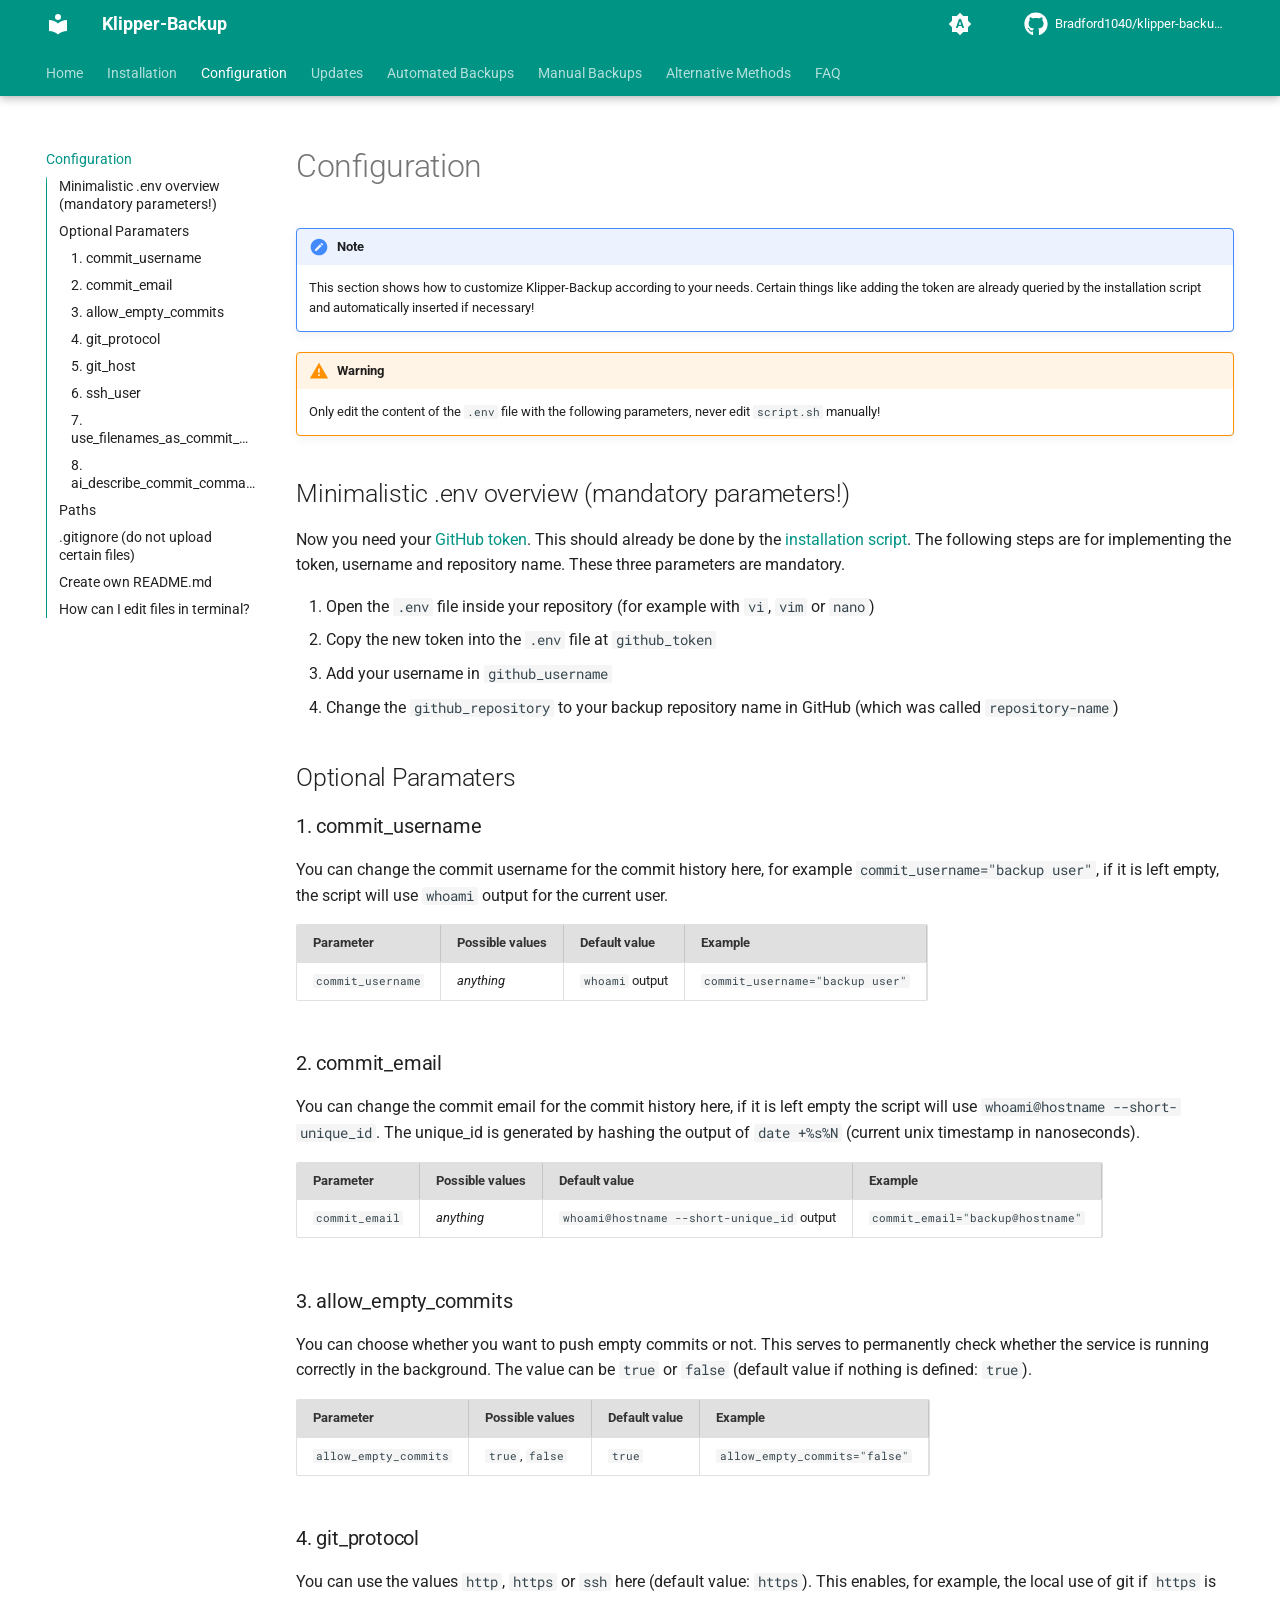
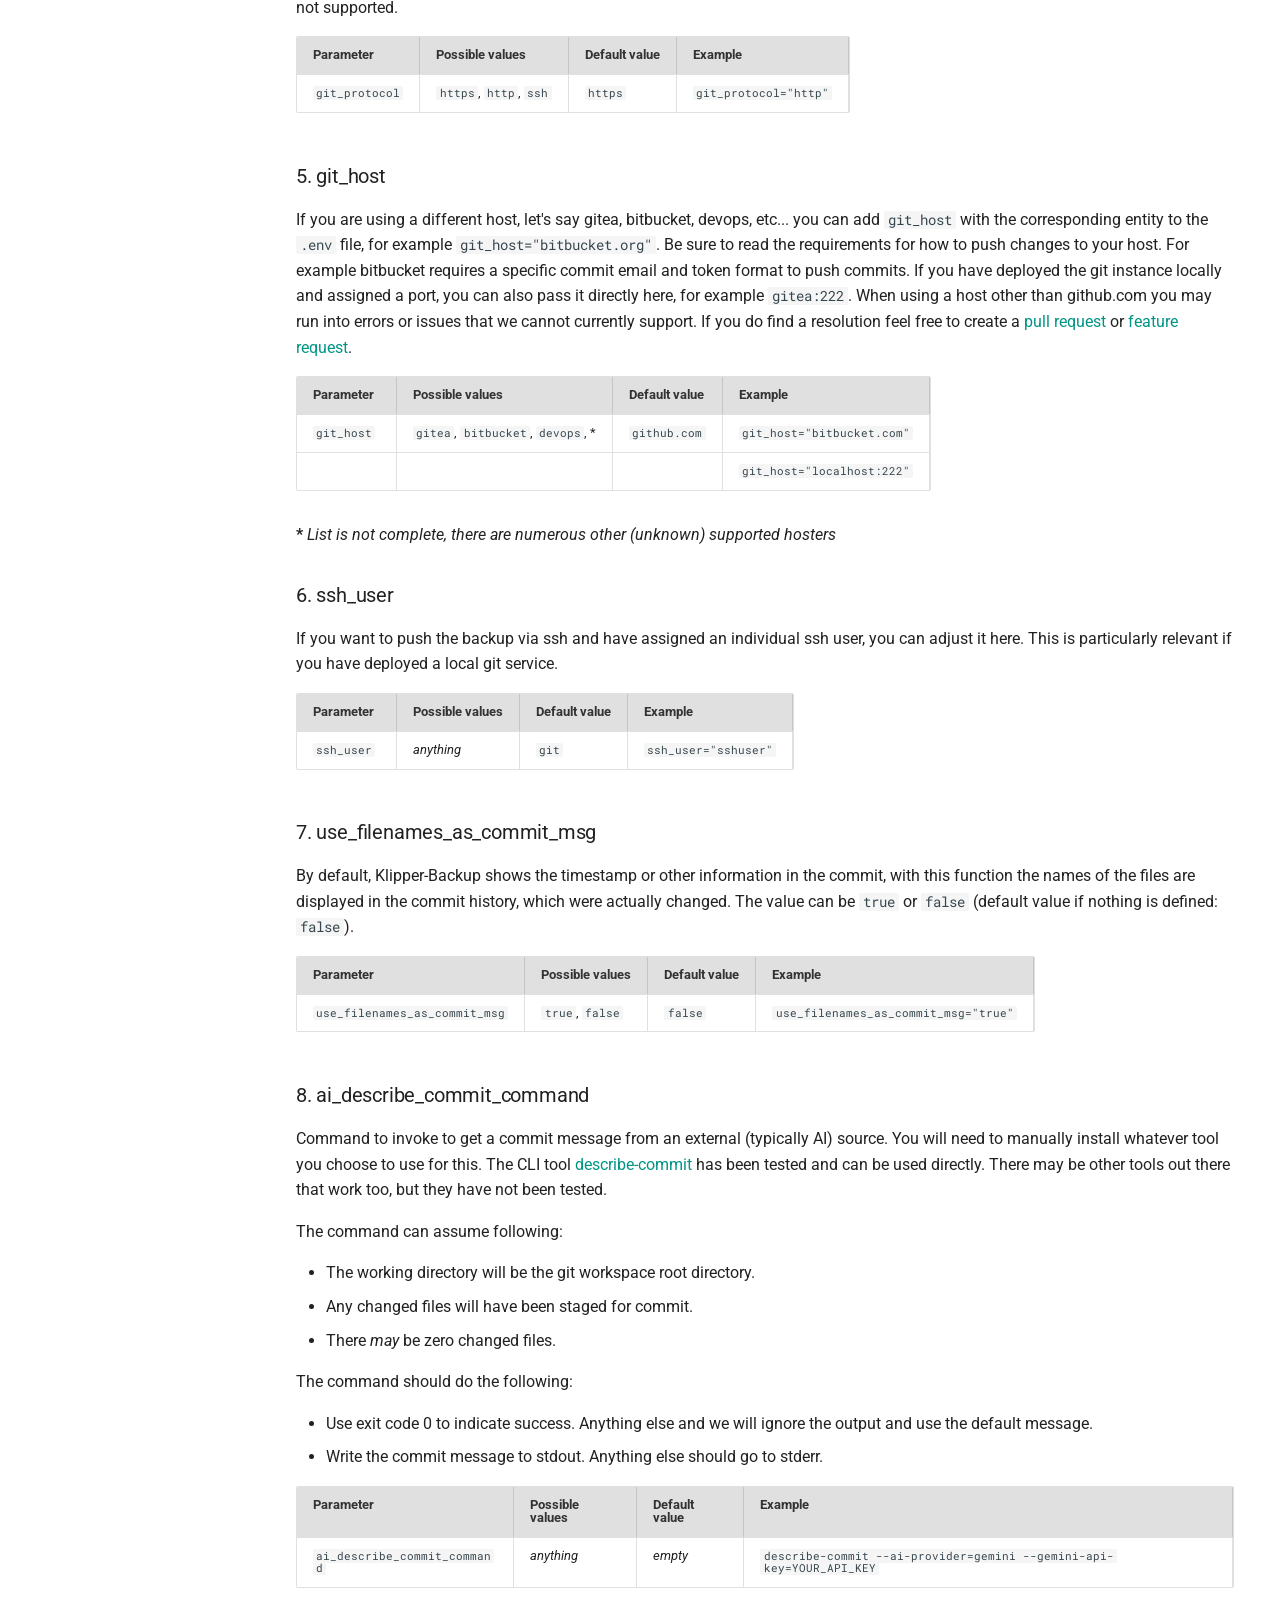
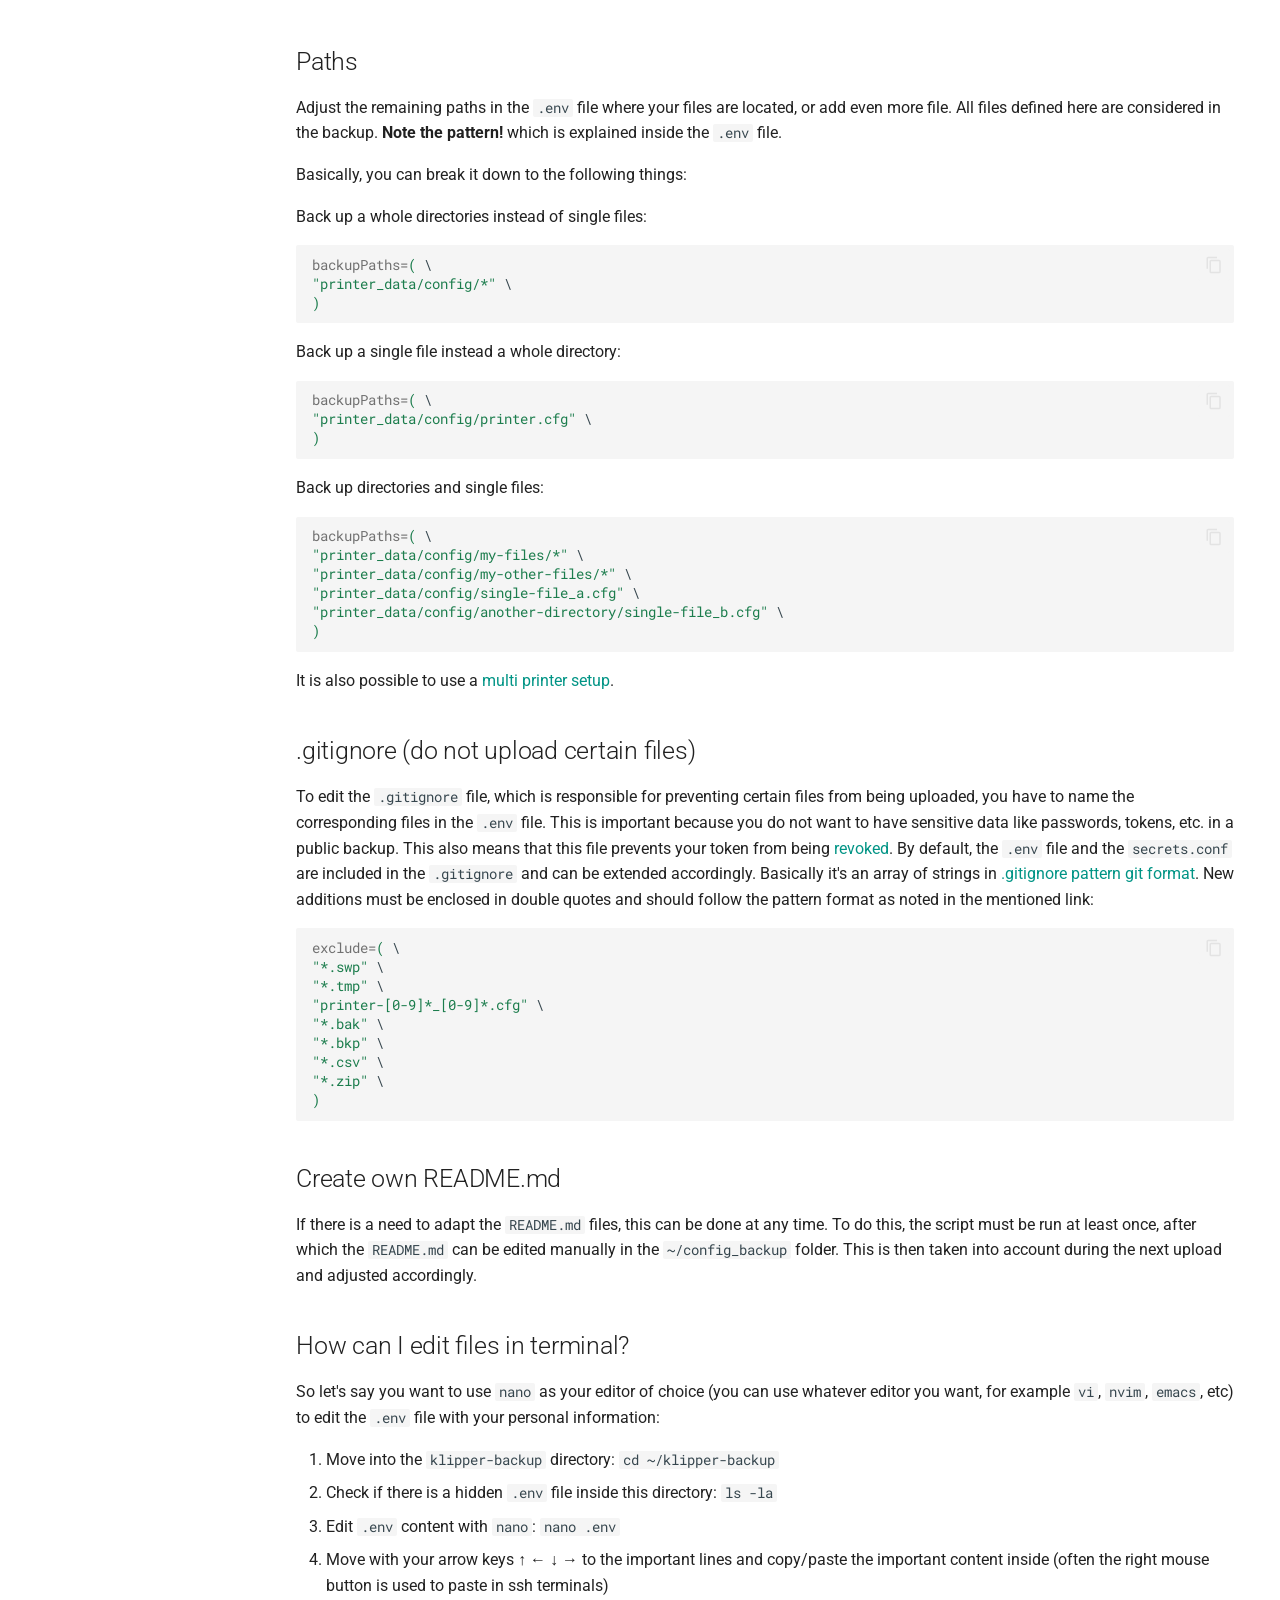
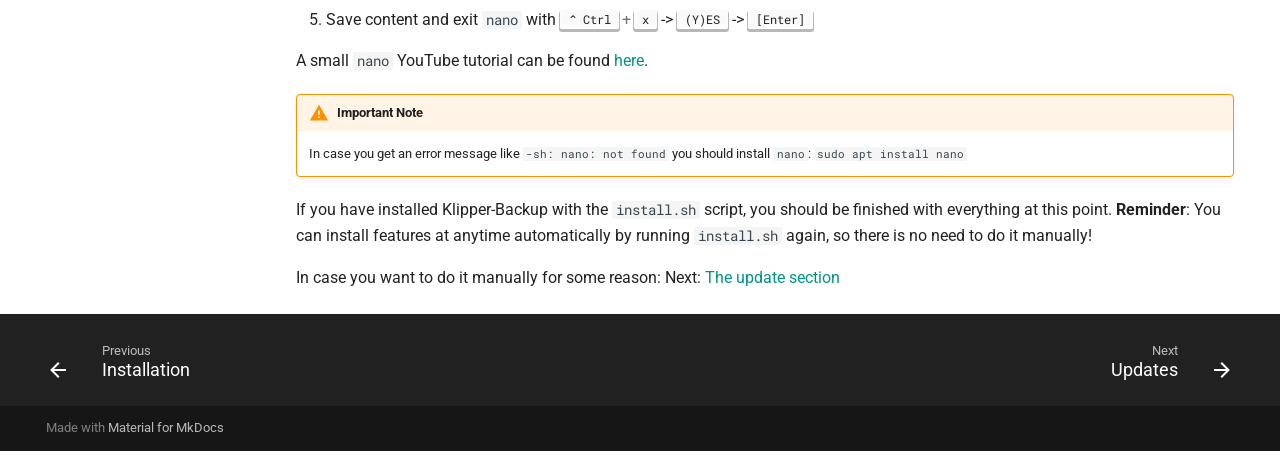
<file: configuration/index.html>
<!doctype html>
<html lang="en" class="no-js">

<head>

  <meta charset="utf-8">
  <meta name="viewport" content="width=device-width,initial-scale=1">

  <meta name="description"
    content="Klipper backup script for manual or automated GitHub backups. Lightweight, pragmatic and comfortable">



  <link rel="canonical" href="https://Bradford1040.github.io/klipper-backup/configuration/">


  <link rel="prev" href="../installation/">


  <link rel="next" href="../updating/">





  <link rel="icon" href="../assets/images/favicon.png">
  <meta name="generator" content="mkdocs-1.6.1, mkdocs-material-9.7.6">



  <title>Configuration - Klipper-Backup</title>



  <link rel="stylesheet" href="../assets/stylesheets/main.484c7ddc.min.css">


  <link rel="stylesheet" href="../assets/stylesheets/palette.ab4e12ef.min.css">












  <link rel="preconnect" href="https://fonts.gstatic.com" crossorigin>
  <link rel="stylesheet"
    href="https://fonts.googleapis.com/css?family=Roboto:300,300i,400,400i,700,700i%7CRoboto+Mono:400,400i,700,700i&display=fallback">
  <style>
    :root {
      --md-text-font: "Roboto";
      --md-code-font: "Roboto Mono"
    }
  </style>



  <link rel="stylesheet" href="../style.css">

  <script>__md_scope = new URL("..", location), __md_hash = e => [...e].reduce(((e, _) => (e << 5) - e + _.charCodeAt(0)), 0), __md_get = (e, _ = localStorage, t = __md_scope) => JSON.parse(_.getItem(t.pathname + "." + e)), __md_set = (e, _, t = localStorage, a = __md_scope) => { try { t.setItem(a.pathname + "." + e, JSON.stringify(_)) } catch (e) { } }</script>





</head>









<body dir="ltr" data-md-color-scheme="default" data-md-color-primary="indigo" data-md-color-accent="indigo">


  <input class="md-toggle" data-md-toggle="drawer" type="checkbox" id="__drawer" autocomplete="off">
  <input class="md-toggle" data-md-toggle="search" type="checkbox" id="__search" autocomplete="off">
  <label class="md-overlay" for="__drawer"></label>
  <div data-md-component="skip">


    <a href="#minimalistic-env-overview-mandatory-parameters" class="md-skip">
      Skip to content
    </a>

  </div>
  <div data-md-component="announce">

  </div>






  <header class="md-header md-header--shadow md-header--lifted" data-md-component="header">
    <nav class="md-header__inner md-grid" aria-label="Header">
      <a href=".." title="Klipper-Backup" class="md-header__button md-logo" aria-label="Klipper-Backup"
        data-md-component="logo">


        <svg xmlns="http://www.w3.org/2000/svg" viewBox="0 0 24 24">
          <path
            d="M12 8a3 3 0 0 0 3-3 3 3 0 0 0-3-3 3 3 0 0 0-3 3 3 3 0 0 0 3 3m0 3.54C9.64 9.35 6.5 8 3 8v11c3.5 0 6.64 1.35 9 3.54 2.36-2.19 5.5-3.54 9-3.54V8c-3.5 0-6.64 1.35-9 3.54" />
        </svg>

      </a>
      <label class="md-header__button md-icon" for="__drawer">

        <svg xmlns="http://www.w3.org/2000/svg" viewBox="0 0 24 24">
          <path d="M3 6h18v2H3zm0 5h18v2H3zm0 5h18v2H3z" />
        </svg>
      </label>
      <div class="md-header__title" data-md-component="header-title">
        <div class="md-header__ellipsis">
          <div class="md-header__topic">
            <span class="md-ellipsis">
              Klipper-Backup
            </span>
          </div>
          <div class="md-header__topic" data-md-component="header-topic">
            <span class="md-ellipsis">

              Configuration

            </span>
          </div>
        </div>
      </div>


      <form class="md-header__option" data-md-component="palette">




        <input class="md-option" data-md-color-media="(prefers-color-scheme)" data-md-color-scheme="default"
          data-md-color-primary="indigo" data-md-color-accent="indigo" aria-label="Switch to light mode" type="radio"
          name="__palette" id="__palette_0">

        <label class="md-header__button md-icon" title="Switch to light mode" for="__palette_1" hidden>
          <svg xmlns="http://www.w3.org/2000/svg" viewBox="0 0 24 24">
            <path
              d="m14.3 16-.7-2h-3.2l-.7 2H7.8L11 7h2l3.2 9zM20 8.69V4h-4.69L12 .69 8.69 4H4v4.69L.69 12 4 15.31V20h4.69L12 23.31 15.31 20H20v-4.69L23.31 12zm-9.15 3.96h2.3L12 9z" />
          </svg>
        </label>





        <input class="md-option" data-md-color-media="(prefers-color-scheme: light)" data-md-color-scheme="default"
          data-md-color-primary="teal" data-md-color-accent="lime" aria-label="Switch to dark mode" type="radio"
          name="__palette" id="__palette_1">

        <label class="md-header__button md-icon" title="Switch to dark mode" for="__palette_2" hidden>
          <svg xmlns="http://www.w3.org/2000/svg" viewBox="0 0 24 24">
            <path
              d="M12 8a4 4 0 0 0-4 4 4 4 0 0 0 4 4 4 4 0 0 0 4-4 4 4 0 0 0-4-4m0 10a6 6 0 0 1-6-6 6 6 0 0 1 6-6 6 6 0 0 1 6 6 6 6 0 0 1-6 6m8-9.31V4h-4.69L12 .69 8.69 4H4v4.69L.69 12 4 15.31V20h4.69L12 23.31 15.31 20H20v-4.69L23.31 12z" />
          </svg>
        </label>





        <input class="md-option" data-md-color-media="(prefers-color-scheme: dark)" data-md-color-scheme="slate"
          data-md-color-primary="teal" data-md-color-accent="purple" aria-label="Switch to system preference"
          type="radio" name="__palette" id="__palette_2">

        <label class="md-header__button md-icon" title="Switch to system preference" for="__palette_0" hidden>
          <svg xmlns="http://www.w3.org/2000/svg" viewBox="0 0 24 24">
            <path
              d="M12 18c-.89 0-1.74-.2-2.5-.55C11.56 16.5 13 14.42 13 12s-1.44-4.5-3.5-5.45C10.26 6.2 11.11 6 12 6a6 6 0 0 1 6 6 6 6 0 0 1-6 6m8-9.31V4h-4.69L12 .69 8.69 4H4v4.69L.69 12 4 15.31V20h4.69L12 23.31 15.31 20H20v-4.69L23.31 12z" />
          </svg>
        </label>


      </form>



      <script>var palette = __md_get("__palette"); if (palette && palette.color) { if ("(prefers-color-scheme)" === palette.color.media) { var media = matchMedia("(prefers-color-scheme: light)"), input = document.querySelector(media.matches ? "[data-md-color-media='(prefers-color-scheme: light)']" : "[data-md-color-media='(prefers-color-scheme: dark)']"); palette.color.media = input.getAttribute("data-md-color-media"), palette.color.scheme = input.getAttribute("data-md-color-scheme"), palette.color.primary = input.getAttribute("data-md-color-primary"), palette.color.accent = input.getAttribute("data-md-color-accent") } for (var [key, value] of Object.entries(palette.color)) document.body.setAttribute("data-md-color-" + key, value) }</script>




      <div class="md-header__source">
        <a href="https://github.com/Bradford1040/klipper-backup/" title="Go to repository" class="md-source"
          data-md-component="source">
          <div class="md-source__icon md-icon">

            <svg xmlns="http://www.w3.org/2000/svg"
              viewBox="0 0 512 512"><!--! Font Awesome Free 7.1.0 by @fontawesome - https://fontawesome.com License - https://fontawesome.com/license/free (Icons: CC BY 4.0, Fonts: SIL OFL 1.1, Code: MIT License) Copyright 2025 Fonticons, Inc.-->
              <path
                d="M173.9 397.4c0 2-2.3 3.6-5.2 3.6-3.3.3-5.6-1.3-5.6-3.6 0-2 2.3-3.6 5.2-3.6 3-.3 5.6 1.3 5.6 3.6m-31.1-4.5c-.7 2 1.3 4.3 4.3 4.9 2.6 1 5.6 0 6.2-2s-1.3-4.3-4.3-5.2c-2.6-.7-5.5.3-6.2 2.3m44.2-1.7c-2.9.7-4.9 2.6-4.6 4.9.3 2 2.9 3.3 5.9 2.6 2.9-.7 4.9-2.6 4.6-4.6-.3-1.9-3-3.2-5.9-2.9M252.8 8C114.1 8 8 113.3 8 252c0 110.9 69.8 205.8 169.5 239.2 12.8 2.3 17.3-5.6 17.3-12.1 0-6.2-.3-40.4-.3-61.4 0 0-70 15-84.7-29.8 0 0-11.4-29.1-27.8-36.6 0 0-22.9-15.7 1.6-15.4 0 0 24.9 2 38.6 25.8 21.9 38.6 58.6 27.5 72.9 20.9 2.3-16 8.8-27.1 16-33.7-55.9-6.2-112.3-14.3-112.3-110.5 0-27.5 7.6-41.3 23.6-58.9-2.6-6.5-11.1-33.3 2.6-67.9 20.9-6.5 69 27 69 27 20-5.6 41.5-8.5 62.8-8.5s42.8 2.9 62.8 8.5c0 0 48.1-33.6 69-27 13.7 34.7 5.2 61.4 2.6 67.9 16 17.7 25.8 31.5 25.8 58.9 0 96.5-58.9 104.2-114.8 110.5 9.2 7.9 17 22.9 17 46.4 0 33.7-.3 75.4-.3 83.6 0 6.5 4.6 14.4 17.3 12.1C436.2 457.8 504 362.9 504 252 504 113.3 391.5 8 252.8 8M105.2 352.9c-1.3 1-1 3.3.7 5.2 1.6 1.6 3.9 2.3 5.2 1 1.3-1 1-3.3-.7-5.2-1.6-1.6-3.9-2.3-5.2-1m-10.8-8.1c-.7 1.3.3 2.9 2.3 3.9 1.6 1 3.6.7 4.3-.7.7-1.3-.3-2.9-2.3-3.9-2-.6-3.6-.3-4.3.7m32.4 35.6c-1.6 1.3-1 4.3 1.3 6.2 2.3 2.3 5.2 2.6 6.5 1 1.3-1.3.7-4.3-1.3-6.2-2.2-2.3-5.2-2.6-6.5-1m-11.4-14.7c-1.6 1-1.6 3.6 0 5.9s4.3 3.3 5.6 2.3c1.6-1.3 1.6-3.9 0-6.2-1.4-2.3-4-3.3-5.6-2" />
            </svg>
          </div>
          <div class="md-source__repository">
            Bradford1040/klipper-backup/
          </div>
        </a>
      </div>

    </nav>



    <nav class="md-tabs" aria-label="Tabs" data-md-component="tabs">
      <div class="md-grid">
        <ul class="md-tabs__list">






          <li class="md-tabs__item">
            <a href=".." class="md-tabs__link">





              Home

            </a>
          </li>








          <li class="md-tabs__item">
            <a href="../installation/" class="md-tabs__link">





              Installation

            </a>
          </li>










          <li class="md-tabs__item md-tabs__item--active">
            <a href="./" class="md-tabs__link">





              Configuration

            </a>
          </li>








          <li class="md-tabs__item">
            <a href="../updating/" class="md-tabs__link">





              Updates

            </a>
          </li>








          <li class="md-tabs__item">
            <a href="../automation/" class="md-tabs__link">





              Automated Backups

            </a>
          </li>








          <li class="md-tabs__item">
            <a href="../manual/" class="md-tabs__link">





              Manual Backups

            </a>
          </li>








          <li class="md-tabs__item">
            <a href="../alternative-methods/" class="md-tabs__link">





              Alternative Methods

            </a>
          </li>








          <li class="md-tabs__item">
            <a href="../faq/" class="md-tabs__link">





              FAQ

            </a>
          </li>



        </ul>
      </div>
    </nav>


  </header>

  <div class="md-container" data-md-component="container">




    <main class="md-main" data-md-component="main">
      <div class="md-main__inner md-grid">



        <div class="md-sidebar md-sidebar--primary" data-md-component="sidebar" data-md-type="navigation">
          <div class="md-sidebar__scrollwrap">
            <div class="md-sidebar__inner">








              <nav class="md-nav md-nav--primary md-nav--lifted md-nav--integrated" aria-label="Navigation"
                data-md-level="0">
                <label class="md-nav__title" for="__drawer">
                  <a href=".." title="Klipper-Backup" class="md-nav__button md-logo" aria-label="Klipper-Backup"
                    data-md-component="logo">


                    <svg xmlns="http://www.w3.org/2000/svg" viewBox="0 0 24 24">
                      <path
                        d="M12 8a3 3 0 0 0 3-3 3 3 0 0 0-3-3 3 3 0 0 0-3 3 3 3 0 0 0 3 3m0 3.54C9.64 9.35 6.5 8 3 8v11c3.5 0 6.64 1.35 9 3.54 2.36-2.19 5.5-3.54 9-3.54V8c-3.5 0-6.64 1.35-9 3.54" />
                    </svg>

                  </a>
                  Klipper-Backup
                </label>

                <div class="md-nav__source">
                  <a href="https://github.com/Bradford1040/klipper-backup/" title="Go to repository" class="md-source"
                    data-md-component="source">
                    <div class="md-source__icon md-icon">

                      <svg xmlns="http://www.w3.org/2000/svg"
                        viewBox="0 0 512 512"><!--! Font Awesome Free 7.1.0 by @fontawesome - https://fontawesome.com License - https://fontawesome.com/license/free (Icons: CC BY 4.0, Fonts: SIL OFL 1.1, Code: MIT License) Copyright 2025 Fonticons, Inc.-->
                        <path
                          d="M173.9 397.4c0 2-2.3 3.6-5.2 3.6-3.3.3-5.6-1.3-5.6-3.6 0-2 2.3-3.6 5.2-3.6 3-.3 5.6 1.3 5.6 3.6m-31.1-4.5c-.7 2 1.3 4.3 4.3 4.9 2.6 1 5.6 0 6.2-2s-1.3-4.3-4.3-5.2c-2.6-.7-5.5.3-6.2 2.3m44.2-1.7c-2.9.7-4.9 2.6-4.6 4.9.3 2 2.9 3.3 5.9 2.6 2.9-.7 4.9-2.6 4.6-4.6-.3-1.9-3-3.2-5.9-2.9M252.8 8C114.1 8 8 113.3 8 252c0 110.9 69.8 205.8 169.5 239.2 12.8 2.3 17.3-5.6 17.3-12.1 0-6.2-.3-40.4-.3-61.4 0 0-70 15-84.7-29.8 0 0-11.4-29.1-27.8-36.6 0 0-22.9-15.7 1.6-15.4 0 0 24.9 2 38.6 25.8 21.9 38.6 58.6 27.5 72.9 20.9 2.3-16 8.8-27.1 16-33.7-55.9-6.2-112.3-14.3-112.3-110.5 0-27.5 7.6-41.3 23.6-58.9-2.6-6.5-11.1-33.3 2.6-67.9 20.9-6.5 69 27 69 27 20-5.6 41.5-8.5 62.8-8.5s42.8 2.9 62.8 8.5c0 0 48.1-33.6 69-27 13.7 34.7 5.2 61.4 2.6 67.9 16 17.7 25.8 31.5 25.8 58.9 0 96.5-58.9 104.2-114.8 110.5 9.2 7.9 17 22.9 17 46.4 0 33.7-.3 75.4-.3 83.6 0 6.5 4.6 14.4 17.3 12.1C436.2 457.8 504 362.9 504 252 504 113.3 391.5 8 252.8 8M105.2 352.9c-1.3 1-1 3.3.7 5.2 1.6 1.6 3.9 2.3 5.2 1 1.3-1 1-3.3-.7-5.2-1.6-1.6-3.9-2.3-5.2-1m-10.8-8.1c-.7 1.3.3 2.9 2.3 3.9 1.6 1 3.6.7 4.3-.7.7-1.3-.3-2.9-2.3-3.9-2-.6-3.6-.3-4.3.7m32.4 35.6c-1.6 1.3-1 4.3 1.3 6.2 2.3 2.3 5.2 2.6 6.5 1 1.3-1.3.7-4.3-1.3-6.2-2.2-2.3-5.2-2.6-6.5-1m-11.4-14.7c-1.6 1-1.6 3.6 0 5.9s4.3 3.3 5.6 2.3c1.6-1.3 1.6-3.9 0-6.2-1.4-2.3-4-3.3-5.6-2" />
                      </svg>
                    </div>
                    <div class="md-source__repository">
                      Bradford1040/klipper-backup/
                    </div>
                  </a>
                </div>

                <ul class="md-nav__list" data-md-scrollfix>







                  <li class="md-nav__item">
                    <a href=".." class="md-nav__link">



                      <span class="md-ellipsis">


                        Home



                      </span>



                    </a>
                  </li>









                  <li class="md-nav__item">
                    <a href="../installation/" class="md-nav__link">



                      <span class="md-ellipsis">


                        Installation



                      </span>



                    </a>
                  </li>











                  <li class="md-nav__item md-nav__item--active">

                    <input class="md-nav__toggle md-toggle" type="checkbox" id="__toc">



                    <label class="md-nav__link md-nav__link--active" for="__toc">



                      <span class="md-ellipsis">


                        Configuration



                      </span>



                      <span class="md-nav__icon md-icon"></span>
                    </label>

                    <a href="./" class="md-nav__link md-nav__link--active">



                      <span class="md-ellipsis">


                        Configuration



                      </span>



                    </a>



                    <nav class="md-nav md-nav--secondary" aria-label="Table of contents">




                      <label class="md-nav__title" for="__toc">
                        <span class="md-nav__icon md-icon"></span>
                        Table of contents
                      </label>
                      <ul class="md-nav__list" data-md-component="toc" data-md-scrollfix>

                        <li class="md-nav__item">
                          <a href="#minimalistic-env-overview-mandatory-parameters" class="md-nav__link">
                            <span class="md-ellipsis">

                              Minimalistic .env overview (mandatory parameters!)

                            </span>
                          </a>

                        </li>

                        <li class="md-nav__item">
                          <a href="#optional-paramaters" class="md-nav__link">
                            <span class="md-ellipsis">

                              Optional Paramaters

                            </span>
                          </a>

                          <nav class="md-nav" aria-label="Optional Paramaters">
                            <ul class="md-nav__list">

                              <li class="md-nav__item">
                                <a href="#1-commit_username" class="md-nav__link">
                                  <span class="md-ellipsis">

                                    1. commit_username

                                  </span>
                                </a>

                              </li>

                              <li class="md-nav__item">
                                <a href="#2-commit_email" class="md-nav__link">
                                  <span class="md-ellipsis">

                                    2. commit_email

                                  </span>
                                </a>

                              </li>

                              <li class="md-nav__item">
                                <a href="#3-allow_empty_commits" class="md-nav__link">
                                  <span class="md-ellipsis">

                                    3. allow_empty_commits

                                  </span>
                                </a>

                              </li>

                              <li class="md-nav__item">
                                <a href="#4-git_protocol" class="md-nav__link">
                                  <span class="md-ellipsis">

                                    4. git_protocol

                                  </span>
                                </a>

                              </li>

                              <li class="md-nav__item">
                                <a href="#5-git_host" class="md-nav__link">
                                  <span class="md-ellipsis">

                                    5. git_host

                                  </span>
                                </a>

                              </li>

                              <li class="md-nav__item">
                                <a href="#6-ssh_user" class="md-nav__link">
                                  <span class="md-ellipsis">

                                    6. ssh_user

                                  </span>
                                </a>

                              </li>

                              <li class="md-nav__item">
                                <a href="#7-use_filenames_as_commit_msg" class="md-nav__link">
                                  <span class="md-ellipsis">

                                    7. use_filenames_as_commit_msg

                                  </span>
                                </a>

                              </li>

                              <li class="md-nav__item">
                                <a href="#8-ai_describe_commit_command" class="md-nav__link">
                                  <span class="md-ellipsis">

                                    8. ai_describe_commit_command

                                  </span>
                                </a>

                              </li>

                            </ul>
                          </nav>

                        </li>

                        <li class="md-nav__item">
                          <a href="#paths" class="md-nav__link">
                            <span class="md-ellipsis">

                              Paths

                            </span>
                          </a>

                        </li>

                        <li class="md-nav__item">
                          <a href="#gitignore-do-not-upload-certain-files" class="md-nav__link">
                            <span class="md-ellipsis">

                              .gitignore (do not upload certain files)

                            </span>
                          </a>

                        </li>

                        <li class="md-nav__item">
                          <a href="#create-own-readmemd" class="md-nav__link">
                            <span class="md-ellipsis">

                              Create own README.md

                            </span>
                          </a>

                        </li>

                        <li class="md-nav__item">
                          <a href="#how-can-i-edit-files-in-terminal" class="md-nav__link">
                            <span class="md-ellipsis">

                              How can I edit files in terminal?

                            </span>
                          </a>

                        </li>

                      </ul>

                    </nav>

                  </li>









                  <li class="md-nav__item">
                    <a href="../updating/" class="md-nav__link">



                      <span class="md-ellipsis">


                        Updates



                      </span>



                    </a>
                  </li>









                  <li class="md-nav__item">
                    <a href="../automation/" class="md-nav__link">



                      <span class="md-ellipsis">


                        Automated Backups



                      </span>



                    </a>
                  </li>









                  <li class="md-nav__item">
                    <a href="../manual/" class="md-nav__link">



                      <span class="md-ellipsis">


                        Manual Backups



                      </span>



                    </a>
                  </li>









                  <li class="md-nav__item">
                    <a href="../alternative-methods/" class="md-nav__link">



                      <span class="md-ellipsis">


                        Alternative Methods



                      </span>



                    </a>
                  </li>









                  <li class="md-nav__item">
                    <a href="../faq/" class="md-nav__link">



                      <span class="md-ellipsis">


                        FAQ



                      </span>



                    </a>
                  </li>



                </ul>
              </nav>
            </div>
          </div>
        </div>




        <div class="md-content" data-md-component="content">

          <article class="md-content__inner md-typeset">








            <h1>Configuration</h1>

            <div>
              <div class="admonition note">
                <p class="admonition-title">Note</p>
                <p>This section shows how to customize Klipper-Backup according to your needs. Certain things like
                  adding the token are already queried by the installation script and automatically inserted if
                  necessary!</p>
              </div>
              <div class="admonition warning">
                <p class="admonition-title">Warning</p>
                <p>Only edit the content of the <code>.env</code> file with the following parameters, never edit
                  <code>script.sh</code> manually!</p>
              </div>
              <h2 id="minimalistic-env-overview-mandatory-parameters">Minimalistic .env overview (mandatory
                parameters!)<a class="headerlink" href="#minimalistic-env-overview-mandatory-parameters"
                  title="Permanent link">¶</a></h2>
              <p>Now you need your <a href="../installation/#create-github-token">GitHub token</a>. This should already
                be done by the <a href="../installation/#run-installation">installation script</a>.
                The following steps are for implementing the token, username and repository name. These three parameters
                are mandatory.</p>
              <ol>
                <li>Open the <code>.env</code> file inside your repository (for example with <code>vi</code>,
                  <code>vim</code> or <code>nano</code>)</li>
                <li>Copy the new token into the <code>.env</code> file at <code>github_token</code></li>
                <li>Add your username in <code>github_username</code></li>
                <li>Change the <code>github_repository</code> to your backup repository name in GitHub (which was called
                  <code>repository-name</code>)</li>
              </ol>
              <h2 id="optional-paramaters">Optional Paramaters<a class="headerlink" href="#optional-paramaters"
                  title="Permanent link">¶</a></h2>
              <h3 id="1-commit_username">1. commit_username<a class="headerlink" href="#1-commit_username"
                  title="Permanent link">¶</a></h3>
              <p>You can change the commit username for the commit history here, for example
                <code>commit_username="backup user"</code>, if it is left empty, the script will use <code>whoami</code>
                output for the current user.</p>
              <table>
                <thead>
                  <tr>
                    <th>Parameter</th>
                    <th>Possible values</th>
                    <th>Default value</th>
                    <th>Example</th>
                  </tr>
                </thead>
                <tbody>
                  <tr>
                    <td><code>commit_username</code></td>
                    <td><em>anything</em></td>
                    <td><code>whoami</code> output</td>
                    <td><code>commit_username="backup user"</code></td>
                  </tr>
                </tbody>
              </table>
              <h3 id="2-commit_email">2. commit_email<a class="headerlink" href="#2-commit_email"
                  title="Permanent link">¶</a></h3>
              <p>You can change the commit email for the commit history here, if it is left empty the script will use
                <code>whoami@hostname --short-unique_id</code>. The unique_id is generated by hashing the output of
                <code>date +%s%N</code> (current unix timestamp in nanoseconds).</p>
              <table>
                <thead>
                  <tr>
                    <th>Parameter</th>
                    <th>Possible values</th>
                    <th>Default value</th>
                    <th>Example</th>
                  </tr>
                </thead>
                <tbody>
                  <tr>
                    <td><code>commit_email</code></td>
                    <td><em>anything</em></td>
                    <td><code>whoami@hostname --short-unique_id</code> output</td>
                    <td><code>commit_email="backup@hostname"</code></td>
                  </tr>
                </tbody>
              </table>
              <h3 id="3-allow_empty_commits">3. allow_empty_commits<a class="headerlink" href="#3-allow_empty_commits"
                  title="Permanent link">¶</a></h3>
              <p>You can choose whether you want to push empty commits or not. This serves to permanently check whether
                the service is running correctly in the background. The value can be <code>true</code> or
                <code>false</code> (default value if nothing is defined: <code>true</code>).</p>
              <table>
                <thead>
                  <tr>
                    <th>Parameter</th>
                    <th>Possible values</th>
                    <th>Default value</th>
                    <th>Example</th>
                  </tr>
                </thead>
                <tbody>
                  <tr>
                    <td><code>allow_empty_commits</code></td>
                    <td><code>true</code>, <code>false</code></td>
                    <td><code>true</code></td>
                    <td><code>allow_empty_commits="false"</code></td>
                  </tr>
                </tbody>
              </table>
              <h3 id="4-git_protocol">4. git_protocol<a class="headerlink" href="#4-git_protocol"
                  title="Permanent link">¶</a></h3>
              <p>You can use the values <code>http</code>, <code>https</code> or <code>ssh</code> here (default value:
                <code>https</code>). This enables, for example, the local use of git if <code>https</code> is not
                supported.</p>
              <table>
                <thead>
                  <tr>
                    <th>Parameter</th>
                    <th>Possible values</th>
                    <th>Default value</th>
                    <th>Example</th>
                  </tr>
                </thead>
                <tbody>
                  <tr>
                    <td><code>git_protocol</code></td>
                    <td><code>https</code>, <code>http</code>, <code>ssh</code></td>
                    <td><code>https</code></td>
                    <td><code>git_protocol="http"</code></td>
                  </tr>
                </tbody>
              </table>
              <h3 id="5-git_host">5. git_host<a class="headerlink" href="#5-git_host" title="Permanent link">¶</a></h3>
              <p>If you are using a different host, let's say gitea, bitbucket, devops, etc... you can add
                <code>git_host</code> with the corresponding entity to the <code>.env</code> file, for example
                <code>git_host="bitbucket.org"</code>. Be sure to read the requirements for how to push changes to your
                host. For example bitbucket requires a specific commit email and token format to push commits. If you
                have deployed the git instance locally and assigned a port, you can also pass it directly here, for
                example <code>gitea:222</code>. When using a host other than github.com you may run into errors or
                issues that we cannot currently support. If you do find a resolution feel free to create a <a
                  href="https://github.com/Bradford1040/klipper-backup/pulls" target="_blank">pull request</a> or <a
                  href="https://github.com/Bradford1040/klipper-backup/issues/new?assignees=&amp;labels=feature+request&amp;projects=&amp;template=feature_request.yml"
                  target="_blank">feature request</a>.</p>
              <table>
                <thead>
                  <tr>
                    <th>Parameter</th>
                    <th>Possible values</th>
                    <th>Default value</th>
                    <th>Example</th>
                  </tr>
                </thead>
                <tbody>
                  <tr>
                    <td><code>git_host</code></td>
                    <td><code>gitea</code>, <code>bitbucket</code>, <code>devops</code>, *</td>
                    <td><code>github.com</code></td>
                    <td><code>git_host="bitbucket.com"</code></td>
                  </tr>
                  <tr>
                    <td></td>
                    <td></td>
                    <td></td>
                    <td><code>git_host="localhost:222"</code></td>
                  </tr>
                </tbody>
              </table>
              <p><b>*</b> <em>List is not complete, there are numerous other (unknown) supported hosters</em></p>
              <h3 id="6-ssh_user">6. ssh_user<a class="headerlink" href="#6-ssh_user" title="Permanent link">¶</a></h3>
              <p>If you want to push the backup via ssh and have assigned an individual ssh user, you can adjust it
                here. This is particularly relevant if you have deployed a local git service.</p>
              <table>
                <thead>
                  <tr>
                    <th>Parameter</th>
                    <th>Possible values</th>
                    <th>Default value</th>
                    <th>Example</th>
                  </tr>
                </thead>
                <tbody>
                  <tr>
                    <td><code>ssh_user</code></td>
                    <td><em>anything</em></td>
                    <td><code>git</code></td>
                    <td><code>ssh_user="sshuser"</code></td>
                  </tr>
                </tbody>
              </table>
              <h3 id="7-use_filenames_as_commit_msg">7. use_filenames_as_commit_msg<a class="headerlink"
                  href="#7-use_filenames_as_commit_msg" title="Permanent link">¶</a></h3>
              <p>By default, Klipper-Backup shows the timestamp or other information in the commit, with this function
                the names of the files are displayed in the commit history, which were actually changed. The value can
                be <code>true</code> or <code>false</code> (default value if nothing is defined: <code>false</code>).
              </p>
              <table>
                <thead>
                  <tr>
                    <th>Parameter</th>
                    <th>Possible values</th>
                    <th>Default value</th>
                    <th>Example</th>
                  </tr>
                </thead>
                <tbody>
                  <tr>
                    <td><code>use_filenames_as_commit_msg</code></td>
                    <td><code>true</code>, <code>false</code></td>
                    <td><code>false</code></td>
                    <td><code>use_filenames_as_commit_msg="true"</code></td>
                  </tr>
                </tbody>
              </table>
              <h3 id="8-ai_describe_commit_command">8. ai_describe_commit_command<a class="headerlink"
                  href="#8-ai_describe_commit_command" title="Permanent link">¶</a></h3>
              <p>Command to invoke to get a commit message from an external (typically AI) source. You will need to
                manually install whatever tool you choose to use for this. The CLI tool <a
                  href="https://github.com/tarampampam/describe-commit">describe-commit</a> has been tested and can be
                used directly. There may be other tools out there that work too, but they have not been tested.</p>
              <p>The command can assume following:</p>
              <ul>
                <li>The working directory will be the git workspace root directory.</li>
                <li>Any changed files will have been staged for commit.</li>
                <li>There <em>may</em> be zero changed files.</li>
              </ul>
              <p>The command should do the following:</p>
              <ul>
                <li>Use exit code 0 to indicate success. Anything else and we will ignore the output and use the default
                  message.</li>
                <li>Write the commit message to stdout. Anything else should go to stderr.</li>
              </ul>
              <table>
                <thead>
                  <tr>
                    <th>Parameter</th>
                    <th>Possible values</th>
                    <th>Default value</th>
                    <th>Example</th>
                  </tr>
                </thead>
                <tbody>
                  <tr>
                    <td><code>ai_describe_commit_command</code></td>
                    <td><em>anything</em></td>
                    <td><em>empty</em></td>
                    <td><code>describe-commit --ai-provider=gemini --gemini-api-key=YOUR_API_KEY</code></td>
                  </tr>
                </tbody>
              </table>
              <h2 id="paths">Paths<a class="headerlink" href="#paths" title="Permanent link">¶</a></h2>
              <p>Adjust the remaining paths in the <code>.env</code> file where your files are located, or add even more
                file. All files defined here are considered in the backup. <strong>Note the pattern!</strong> which is
                explained inside the <code>.env</code> file.</p>
              <p>Basically, you can break it down to the following things:</p>
              <p>Back up a whole directories instead of single files:
              </p>
              <div class="highlight">
                <pre><span></span><code><a id="__codelineno-0-1" name="__codelineno-0-1" href="#__codelineno-0-1"></a><span class="na">backupPaths</span><span class="o">=</span><span class="s">( </span>\
<a id="__codelineno-0-2" name="__codelineno-0-2" href="#__codelineno-0-2"></a><span class="s">"printer_data/config/*" </span>\
<a id="__codelineno-0-3" name="__codelineno-0-3" href="#__codelineno-0-3"></a><span class="s">)</span>
</code></pre>
              </div>
              <p>Back up a single file instead a whole directory:
              </p>
              <div class="highlight">
                <pre><span></span><code><a id="__codelineno-1-1" name="__codelineno-1-1" href="#__codelineno-1-1"></a><span class="na">backupPaths</span><span class="o">=</span><span class="s">( </span>\
<a id="__codelineno-1-2" name="__codelineno-1-2" href="#__codelineno-1-2"></a><span class="s">"printer_data/config/printer.cfg" </span>\
<a id="__codelineno-1-3" name="__codelineno-1-3" href="#__codelineno-1-3"></a><span class="s">)</span>
</code></pre>
              </div>
              <p>Back up directories and single files:
              </p>
              <div class="highlight">
                <pre><span></span><code><a id="__codelineno-2-1" name="__codelineno-2-1" href="#__codelineno-2-1"></a><span class="na">backupPaths</span><span class="o">=</span><span class="s">( </span>\
<a id="__codelineno-2-2" name="__codelineno-2-2" href="#__codelineno-2-2"></a><span class="s">"printer_data/config/my-files/*" </span>\
<a id="__codelineno-2-3" name="__codelineno-2-3" href="#__codelineno-2-3"></a><span class="s">"printer_data/config/my-other-files/*" </span>\
<a id="__codelineno-2-4" name="__codelineno-2-4" href="#__codelineno-2-4"></a><span class="s">"printer_data/config/single-file_a.cfg" </span>\
<a id="__codelineno-2-5" name="__codelineno-2-5" href="#__codelineno-2-5"></a><span class="s">"printer_data/config/another-directory/single-file_b.cfg" </span>\
<a id="__codelineno-2-6" name="__codelineno-2-6" href="#__codelineno-2-6"></a><span class="s">)</span>
</code></pre>
              </div>
              <p>It is also possible to use a <a href="../faq/#klipper-backup-with-multiple-instances">multi printer
                  setup</a>.</p>
              <h2 id="gitignore-do-not-upload-certain-files">.gitignore (do not upload certain files)<a
                  class="headerlink" href="#gitignore-do-not-upload-certain-files" title="Permanent link">¶</a></h2>
              <p>To edit the <code>.gitignore</code> file, which is responsible for preventing certain files from being
                uploaded, you have to name the corresponding files in the <code>.env</code> file. This is important
                because you do not want to have sensitive data like passwords, tokens, etc. in a public backup. This
                also means that this file prevents your token from being <a
                  href="https://docs.github.com/en/authentication/keeping-your-account-and-data-secure/token-expiration-and-revocation#token-revoked-when-pushed-to-a-public-repository-or-public-gist">revoked</a>.
                By default, the <code>.env</code> file and the <code>secrets.conf</code> are included in the
                <code>.gitignore</code> and can be extended accordingly.
                Basically it's an array of strings in <a href="https://git-scm.com/docs/gitignore#_pattern_format"
                  target="_blank">.gitignore pattern git format</a>. New additions must be enclosed in double quotes and
                should follow the pattern format as noted in the mentioned link:
              </p>
              <div class="highlight">
                <pre><span></span><code><a id="__codelineno-3-1" name="__codelineno-3-1" href="#__codelineno-3-1"></a><span class="na">exclude</span><span class="o">=</span><span class="s">( </span>\
<a id="__codelineno-3-2" name="__codelineno-3-2" href="#__codelineno-3-2"></a><span class="s">"*.swp" </span>\
<a id="__codelineno-3-3" name="__codelineno-3-3" href="#__codelineno-3-3"></a><span class="s">"*.tmp" </span>\
<a id="__codelineno-3-4" name="__codelineno-3-4" href="#__codelineno-3-4"></a><span class="s">"printer-[0-9]*_[0-9]*.cfg" </span>\
<a id="__codelineno-3-5" name="__codelineno-3-5" href="#__codelineno-3-5"></a><span class="s">"*.bak" </span>\
<a id="__codelineno-3-6" name="__codelineno-3-6" href="#__codelineno-3-6"></a><span class="s">"*.bkp" </span>\
<a id="__codelineno-3-7" name="__codelineno-3-7" href="#__codelineno-3-7"></a><span class="s">"*.csv" </span>\
<a id="__codelineno-3-8" name="__codelineno-3-8" href="#__codelineno-3-8"></a><span class="s">"*.zip" </span>\
<a id="__codelineno-3-9" name="__codelineno-3-9" href="#__codelineno-3-9"></a><span class="s">)</span>
</code></pre>
              </div>
              <h2 id="create-own-readmemd">Create own README.md<a class="headerlink" href="#create-own-readmemd"
                  title="Permanent link">¶</a></h2>
              <p>If there is a need to adapt the <code>README.md</code> files, this can be done at any time. To do this,
                the script must be run at least once, after which the <code>README.md</code> can be edited manually in
                the <code>~/config_backup</code> folder. This is then taken into account during the next upload and
                adjusted accordingly.</p>
              <h2 id="how-can-i-edit-files-in-terminal">How can I edit files in terminal?<a class="headerlink"
                  href="#how-can-i-edit-files-in-terminal" title="Permanent link">¶</a></h2>
              <p>So let's say you want to use <code>nano</code> as your editor of choice (you can use whatever editor
                you want, for example <code>vi</code>, <code>nvim</code>, <code>emacs</code>, etc) to edit the
                <code>.env</code> file with your personal information:</p>
              <ol>
                <li>Move into the <code>klipper-backup</code> directory: <code>cd ~/klipper-backup</code></li>
                <li>Check if there is a hidden <code>.env</code> file inside this directory: <code>ls -la</code></li>
                <li>Edit <code>.env</code> content with <code>nano</code>: <code>nano .env</code></li>
                <li>Move with your arrow keys ↑ ← ↓ → to the important lines and copy/paste the important content inside
                  (often the right mouse button is used to paste in ssh terminals)</li>
                <li>Save content and exit <code>nano</code> with <span class="keys"><kbd
                      class="key-control">Ctrl</kbd><span>+</span><kbd>x</kbd></span> -&gt; <span
                    class="keys"><kbd>(Y)ES</kbd></span> -&gt; <span class="keys"><kbd>[Enter]</kbd></span></li>
              </ol>
              <p>A small <code>nano</code> YouTube tutorial can be found <a href="https://youtu.be/mE2YghYpBBE?t=57"
                  target="_blank">here</a>.</p>
              <div class="admonition warning">
                <p class="admonition-title">Important Note</p>
                <p>In case you get an error message like <code>-sh: nano: not found</code> you should install
                  <code>nano</code>: <code>sudo apt install nano</code></p>
              </div>
              <p>If you have installed Klipper-Backup with the <code>install.sh</code> script, you should be finished
                with everything at this point. <strong>Reminder</strong>: You can install features at anytime
                automatically by running <code>install.sh</code> again, so there is no need to do it manually!</p>
              <p>In case you want to do it manually for some reason: Next: <a href="../updating/">The update section</a>
              </p>
            </div>













          </article>
        </div>


        <script>var tabs = __md_get("__tabs"); if (Array.isArray(tabs)) e: for (var set of document.querySelectorAll(".tabbed-set")) { var labels = set.querySelector(".tabbed-labels"); for (var tab of tabs) for (var label of labels.getElementsByTagName("label")) if (label.innerText.trim() === tab) { var input = document.getElementById(label.htmlFor); input.checked = !0; continue e } }</script>

        <script>var target = document.getElementById(location.hash.slice(1)); target && target.name && (target.checked = target.name.startsWith("__tabbed_"))</script>
      </div>

      <button type="button" class="md-top md-icon" data-md-component="top" hidden>

        <svg xmlns="http://www.w3.org/2000/svg" viewBox="0 0 24 24">
          <path d="M13 20h-2V8l-5.5 5.5-1.42-1.42L12 4.16l7.92 7.92-1.42 1.42L13 8z" />
        </svg>
        Back to top
      </button>

    </main>

    <footer class="md-footer">



      <nav class="md-footer__inner md-grid" aria-label="Footer">


        <a href="../installation/" class="md-footer__link md-footer__link--prev" aria-label="Previous: Installation">
          <div class="md-footer__button md-icon">

            <svg xmlns="http://www.w3.org/2000/svg" viewBox="0 0 24 24">
              <path d="M20 11v2H8l5.5 5.5-1.42 1.42L4.16 12l7.92-7.92L13.5 5.5 8 11z" />
            </svg>
          </div>
          <div class="md-footer__title">
            <span class="md-footer__direction">
              Previous
            </span>
            <div class="md-ellipsis">
              Installation
            </div>
          </div>
        </a>



        <a href="../updating/" class="md-footer__link md-footer__link--next" aria-label="Next: Updates">
          <div class="md-footer__title">
            <span class="md-footer__direction">
              Next
            </span>
            <div class="md-ellipsis">
              Updates
            </div>
          </div>
          <div class="md-footer__button md-icon">

            <svg xmlns="http://www.w3.org/2000/svg" viewBox="0 0 24 24">
              <path d="M4 11v2h12l-5.5 5.5 1.42 1.42L19.84 12l-7.92-7.92L10.5 5.5 16 11z" />
            </svg>
          </div>
        </a>

      </nav>


      <div class="md-footer-meta md-typeset">
        <div class="md-footer-meta__inner md-grid">
          <div class="md-copyright">


            Made with
            <a href="https://squidfunk.github.io/mkdocs-material/" target="_blank" rel="noopener">
              Material for MkDocs
            </a>

          </div>

        </div>
      </div>
    </footer>

  </div>
  <div class="md-dialog" data-md-component="dialog">
    <div class="md-dialog__inner md-typeset"></div>
  </div>





  <script id="__config"
    type="application/json">{"annotate": null, "base": "..", "features": ["navigation.tabs", "navigation.tabs.sticky", "navigation.instant", "navigation.tracking", "navigation.sections", "navigation.footer", "toc.integrate", "navigation.top", "search.suggest", "search.highlight", "content.tabs.link", "content.code.annotate", "content.code.copy"], "search": "../assets/javascripts/workers/search.2c215733.min.js", "tags": null, "translations": {"clipboard.copied": "Copied to clipboard", "clipboard.copy": "Copy to clipboard", "search.result.more.one": "1 more on this page", "search.result.more.other": "# more on this page", "search.result.none": "No matching documents", "search.result.one": "1 matching document", "search.result.other": "# matching documents", "search.result.placeholder": "Type to start searching", "search.result.term.missing": "Missing", "select.version": "Select version"}, "version": null}</script>


  <script src="../assets/javascripts/bundle.79ae519e.min.js"></script>


</body>

</html>
</file>
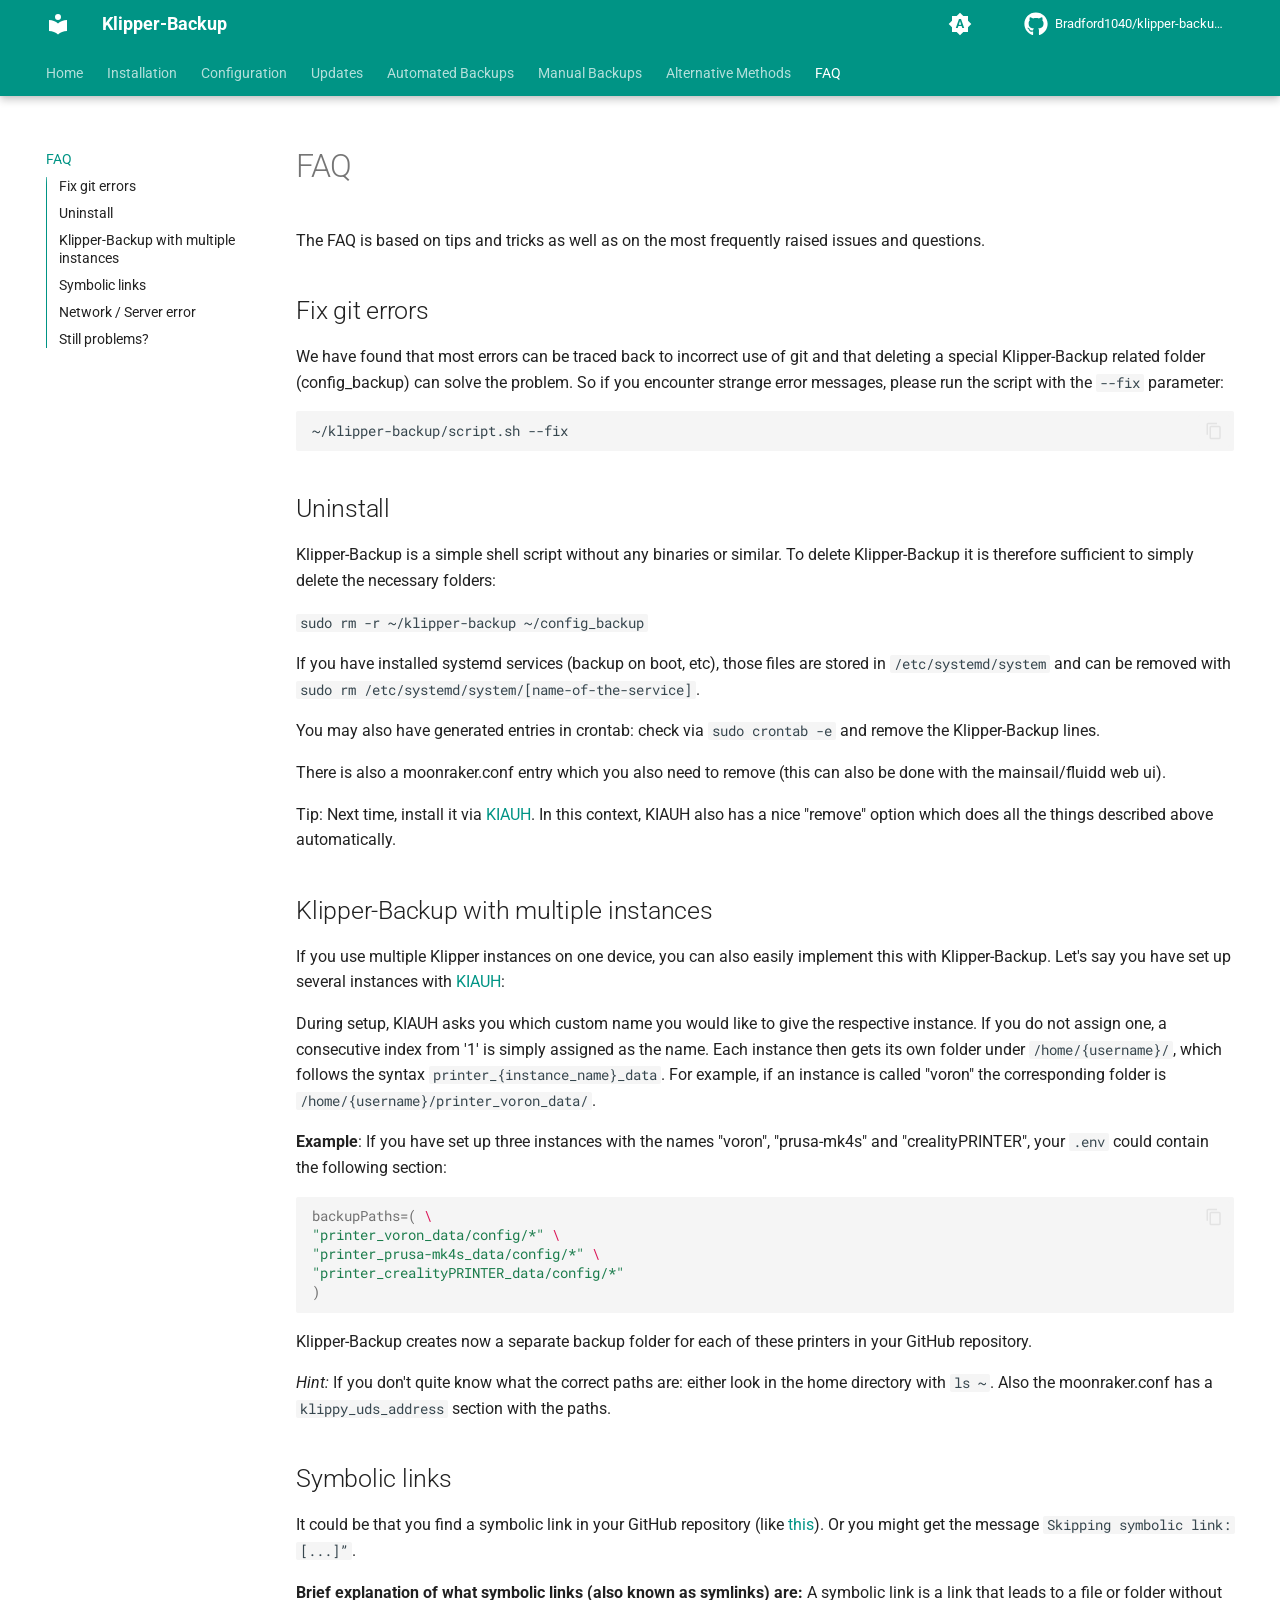
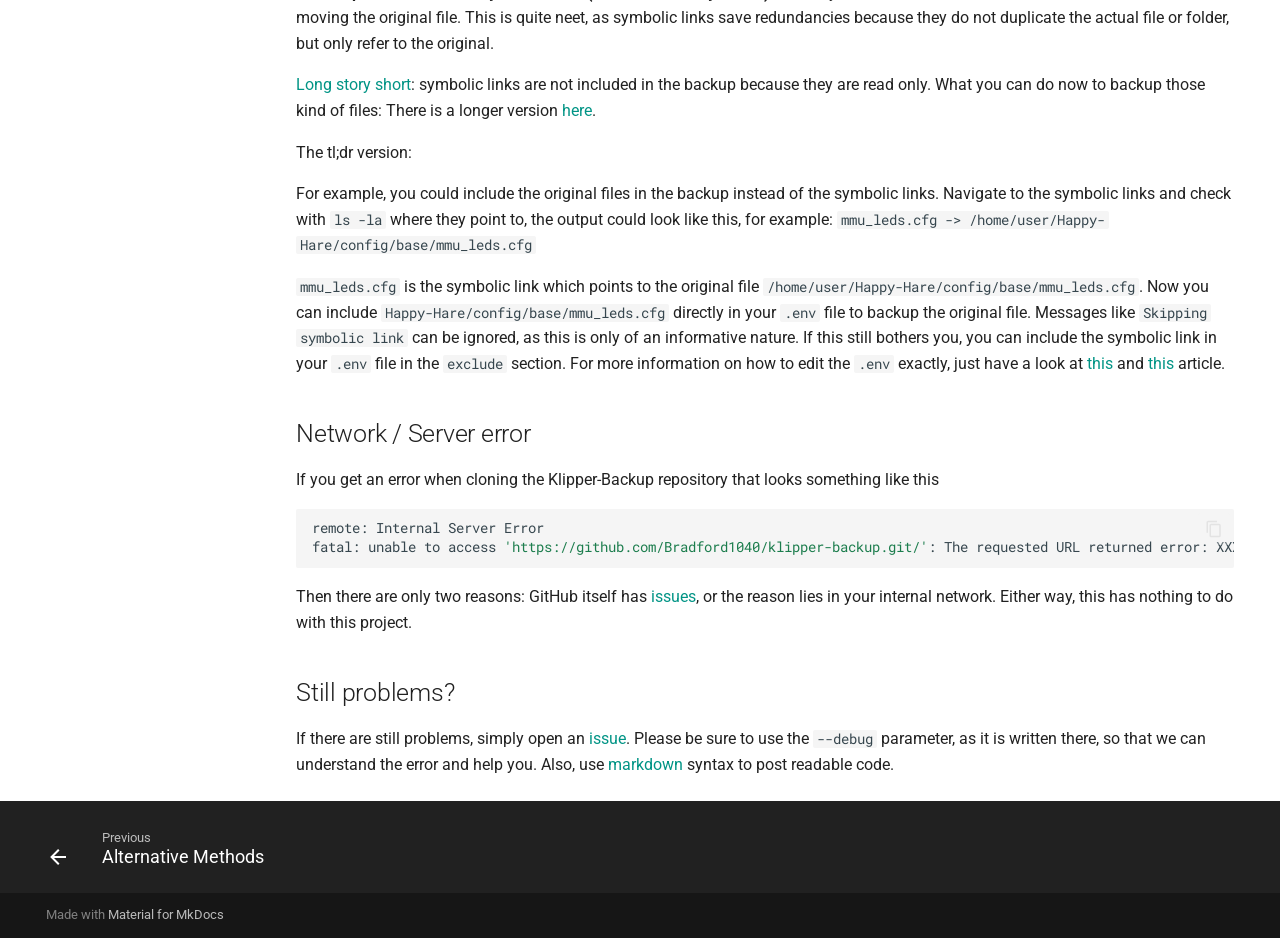
<file: faq/index.html>
<!doctype html>
<html lang="en" class="no-js">

<head>

  <meta charset="utf-8">
  <meta name="viewport" content="width=device-width,initial-scale=1">

  <meta name="description"
    content="Klipper backup script for manual or automated GitHub backups. Lightweight, pragmatic and comfortable">



  <link rel="canonical" href="https://Bradford1040.github.io/klipper-backup/faq/">


  <link rel="prev" href="../alternative-methods/">






  <link rel="icon" href="../assets/images/favicon.png">
  <meta name="generator" content="mkdocs-1.6.1, mkdocs-material-9.7.6">



  <title>FAQ - Klipper-Backup</title>



  <link rel="stylesheet" href="../assets/stylesheets/main.484c7ddc.min.css">


  <link rel="stylesheet" href="../assets/stylesheets/palette.ab4e12ef.min.css">












  <link rel="preconnect" href="https://fonts.gstatic.com" crossorigin>
  <link rel="stylesheet"
    href="https://fonts.googleapis.com/css?family=Roboto:300,300i,400,400i,700,700i%7CRoboto+Mono:400,400i,700,700i&display=fallback">
  <style>
    :root {
      --md-text-font: "Roboto";
      --md-code-font: "Roboto Mono"
    }
  </style>



  <link rel="stylesheet" href="../style.css">

  <script>__md_scope = new URL("..", location), __md_hash = e => [...e].reduce(((e, _) => (e << 5) - e + _.charCodeAt(0)), 0), __md_get = (e, _ = localStorage, t = __md_scope) => JSON.parse(_.getItem(t.pathname + "." + e)), __md_set = (e, _, t = localStorage, a = __md_scope) => { try { t.setItem(a.pathname + "." + e, JSON.stringify(_)) } catch (e) { } }</script>





</head>









<body dir="ltr" data-md-color-scheme="default" data-md-color-primary="indigo" data-md-color-accent="indigo">


  <input class="md-toggle" data-md-toggle="drawer" type="checkbox" id="__drawer" autocomplete="off">
  <input class="md-toggle" data-md-toggle="search" type="checkbox" id="__search" autocomplete="off">
  <label class="md-overlay" for="__drawer"></label>
  <div data-md-component="skip">


    <a href="#fix-git-errors" class="md-skip">
      Skip to content
    </a>

  </div>
  <div data-md-component="announce">

  </div>






  <header class="md-header md-header--shadow md-header--lifted" data-md-component="header">
    <nav class="md-header__inner md-grid" aria-label="Header">
      <a href=".." title="Klipper-Backup" class="md-header__button md-logo" aria-label="Klipper-Backup"
        data-md-component="logo">


        <svg xmlns="http://www.w3.org/2000/svg" viewBox="0 0 24 24">
          <path
            d="M12 8a3 3 0 0 0 3-3 3 3 0 0 0-3-3 3 3 0 0 0-3 3 3 3 0 0 0 3 3m0 3.54C9.64 9.35 6.5 8 3 8v11c3.5 0 6.64 1.35 9 3.54 2.36-2.19 5.5-3.54 9-3.54V8c-3.5 0-6.64 1.35-9 3.54" />
        </svg>

      </a>
      <label class="md-header__button md-icon" for="__drawer">

        <svg xmlns="http://www.w3.org/2000/svg" viewBox="0 0 24 24">
          <path d="M3 6h18v2H3zm0 5h18v2H3zm0 5h18v2H3z" />
        </svg>
      </label>
      <div class="md-header__title" data-md-component="header-title">
        <div class="md-header__ellipsis">
          <div class="md-header__topic">
            <span class="md-ellipsis">
              Klipper-Backup
            </span>
          </div>
          <div class="md-header__topic" data-md-component="header-topic">
            <span class="md-ellipsis">

              FAQ

            </span>
          </div>
        </div>
      </div>


      <form class="md-header__option" data-md-component="palette">




        <input class="md-option" data-md-color-media="(prefers-color-scheme)" data-md-color-scheme="default"
          data-md-color-primary="indigo" data-md-color-accent="indigo" aria-label="Switch to light mode" type="radio"
          name="__palette" id="__palette_0">

        <label class="md-header__button md-icon" title="Switch to light mode" for="__palette_1" hidden>
          <svg xmlns="http://www.w3.org/2000/svg" viewBox="0 0 24 24">
            <path
              d="m14.3 16-.7-2h-3.2l-.7 2H7.8L11 7h2l3.2 9zM20 8.69V4h-4.69L12 .69 8.69 4H4v4.69L.69 12 4 15.31V20h4.69L12 23.31 15.31 20H20v-4.69L23.31 12zm-9.15 3.96h2.3L12 9z" />
          </svg>
        </label>





        <input class="md-option" data-md-color-media="(prefers-color-scheme: light)" data-md-color-scheme="default"
          data-md-color-primary="teal" data-md-color-accent="lime" aria-label="Switch to dark mode" type="radio"
          name="__palette" id="__palette_1">

        <label class="md-header__button md-icon" title="Switch to dark mode" for="__palette_2" hidden>
          <svg xmlns="http://www.w3.org/2000/svg" viewBox="0 0 24 24">
            <path
              d="M12 8a4 4 0 0 0-4 4 4 4 0 0 0 4 4 4 4 0 0 0 4-4 4 4 0 0 0-4-4m0 10a6 6 0 0 1-6-6 6 6 0 0 1 6-6 6 6 0 0 1 6 6 6 6 0 0 1-6 6m8-9.31V4h-4.69L12 .69 8.69 4H4v4.69L.69 12 4 15.31V20h4.69L12 23.31 15.31 20H20v-4.69L23.31 12z" />
          </svg>
        </label>





        <input class="md-option" data-md-color-media="(prefers-color-scheme: dark)" data-md-color-scheme="slate"
          data-md-color-primary="teal" data-md-color-accent="purple" aria-label="Switch to system preference"
          type="radio" name="__palette" id="__palette_2">

        <label class="md-header__button md-icon" title="Switch to system preference" for="__palette_0" hidden>
          <svg xmlns="http://www.w3.org/2000/svg" viewBox="0 0 24 24">
            <path
              d="M12 18c-.89 0-1.74-.2-2.5-.55C11.56 16.5 13 14.42 13 12s-1.44-4.5-3.5-5.45C10.26 6.2 11.11 6 12 6a6 6 0 0 1 6 6 6 6 0 0 1-6 6m8-9.31V4h-4.69L12 .69 8.69 4H4v4.69L.69 12 4 15.31V20h4.69L12 23.31 15.31 20H20v-4.69L23.31 12z" />
          </svg>
        </label>


      </form>



      <script>var palette = __md_get("__palette"); if (palette && palette.color) { if ("(prefers-color-scheme)" === palette.color.media) { var media = matchMedia("(prefers-color-scheme: light)"), input = document.querySelector(media.matches ? "[data-md-color-media='(prefers-color-scheme: light)']" : "[data-md-color-media='(prefers-color-scheme: dark)']"); palette.color.media = input.getAttribute("data-md-color-media"), palette.color.scheme = input.getAttribute("data-md-color-scheme"), palette.color.primary = input.getAttribute("data-md-color-primary"), palette.color.accent = input.getAttribute("data-md-color-accent") } for (var [key, value] of Object.entries(palette.color)) document.body.setAttribute("data-md-color-" + key, value) }</script>




      <div class="md-header__source">
        <a href="https://github.com/Bradford1040/klipper-backup/" title="Go to repository" class="md-source"
          data-md-component="source">
          <div class="md-source__icon md-icon">

            <svg xmlns="http://www.w3.org/2000/svg"
              viewBox="0 0 512 512"><!--! Font Awesome Free 7.1.0 by @fontawesome - https://fontawesome.com License - https://fontawesome.com/license/free (Icons: CC BY 4.0, Fonts: SIL OFL 1.1, Code: MIT License) Copyright 2025 Fonticons, Inc.-->
              <path
                d="M173.9 397.4c0 2-2.3 3.6-5.2 3.6-3.3.3-5.6-1.3-5.6-3.6 0-2 2.3-3.6 5.2-3.6 3-.3 5.6 1.3 5.6 3.6m-31.1-4.5c-.7 2 1.3 4.3 4.3 4.9 2.6 1 5.6 0 6.2-2s-1.3-4.3-4.3-5.2c-2.6-.7-5.5.3-6.2 2.3m44.2-1.7c-2.9.7-4.9 2.6-4.6 4.9.3 2 2.9 3.3 5.9 2.6 2.9-.7 4.9-2.6 4.6-4.6-.3-1.9-3-3.2-5.9-2.9M252.8 8C114.1 8 8 113.3 8 252c0 110.9 69.8 205.8 169.5 239.2 12.8 2.3 17.3-5.6 17.3-12.1 0-6.2-.3-40.4-.3-61.4 0 0-70 15-84.7-29.8 0 0-11.4-29.1-27.8-36.6 0 0-22.9-15.7 1.6-15.4 0 0 24.9 2 38.6 25.8 21.9 38.6 58.6 27.5 72.9 20.9 2.3-16 8.8-27.1 16-33.7-55.9-6.2-112.3-14.3-112.3-110.5 0-27.5 7.6-41.3 23.6-58.9-2.6-6.5-11.1-33.3 2.6-67.9 20.9-6.5 69 27 69 27 20-5.6 41.5-8.5 62.8-8.5s42.8 2.9 62.8 8.5c0 0 48.1-33.6 69-27 13.7 34.7 5.2 61.4 2.6 67.9 16 17.7 25.8 31.5 25.8 58.9 0 96.5-58.9 104.2-114.8 110.5 9.2 7.9 17 22.9 17 46.4 0 33.7-.3 75.4-.3 83.6 0 6.5 4.6 14.4 17.3 12.1C436.2 457.8 504 362.9 504 252 504 113.3 391.5 8 252.8 8M105.2 352.9c-1.3 1-1 3.3.7 5.2 1.6 1.6 3.9 2.3 5.2 1 1.3-1 1-3.3-.7-5.2-1.6-1.6-3.9-2.3-5.2-1m-10.8-8.1c-.7 1.3.3 2.9 2.3 3.9 1.6 1 3.6.7 4.3-.7.7-1.3-.3-2.9-2.3-3.9-2-.6-3.6-.3-4.3.7m32.4 35.6c-1.6 1.3-1 4.3 1.3 6.2 2.3 2.3 5.2 2.6 6.5 1 1.3-1.3.7-4.3-1.3-6.2-2.2-2.3-5.2-2.6-6.5-1m-11.4-14.7c-1.6 1-1.6 3.6 0 5.9s4.3 3.3 5.6 2.3c1.6-1.3 1.6-3.9 0-6.2-1.4-2.3-4-3.3-5.6-2" />
            </svg>
          </div>
          <div class="md-source__repository">
            Bradford1040/klipper-backup/
          </div>
        </a>
      </div>

    </nav>



    <nav class="md-tabs" aria-label="Tabs" data-md-component="tabs">
      <div class="md-grid">
        <ul class="md-tabs__list">






          <li class="md-tabs__item">
            <a href=".." class="md-tabs__link">





              Home

            </a>
          </li>








          <li class="md-tabs__item">
            <a href="../installation/" class="md-tabs__link">





              Installation

            </a>
          </li>








          <li class="md-tabs__item">
            <a href="../configuration/" class="md-tabs__link">





              Configuration

            </a>
          </li>








          <li class="md-tabs__item">
            <a href="../updating/" class="md-tabs__link">





              Updates

            </a>
          </li>








          <li class="md-tabs__item">
            <a href="../automation/" class="md-tabs__link">





              Automated Backups

            </a>
          </li>








          <li class="md-tabs__item">
            <a href="../manual/" class="md-tabs__link">





              Manual Backups

            </a>
          </li>








          <li class="md-tabs__item">
            <a href="../alternative-methods/" class="md-tabs__link">





              Alternative Methods

            </a>
          </li>










          <li class="md-tabs__item md-tabs__item--active">
            <a href="./" class="md-tabs__link">





              FAQ

            </a>
          </li>



        </ul>
      </div>
    </nav>


  </header>

  <div class="md-container" data-md-component="container">




    <main class="md-main" data-md-component="main">
      <div class="md-main__inner md-grid">



        <div class="md-sidebar md-sidebar--primary" data-md-component="sidebar" data-md-type="navigation">
          <div class="md-sidebar__scrollwrap">
            <div class="md-sidebar__inner">








              <nav class="md-nav md-nav--primary md-nav--lifted md-nav--integrated" aria-label="Navigation"
                data-md-level="0">
                <label class="md-nav__title" for="__drawer">
                  <a href=".." title="Klipper-Backup" class="md-nav__button md-logo" aria-label="Klipper-Backup"
                    data-md-component="logo">


                    <svg xmlns="http://www.w3.org/2000/svg" viewBox="0 0 24 24">
                      <path
                        d="M12 8a3 3 0 0 0 3-3 3 3 0 0 0-3-3 3 3 0 0 0-3 3 3 3 0 0 0 3 3m0 3.54C9.64 9.35 6.5 8 3 8v11c3.5 0 6.64 1.35 9 3.54 2.36-2.19 5.5-3.54 9-3.54V8c-3.5 0-6.64 1.35-9 3.54" />
                    </svg>

                  </a>
                  Klipper-Backup
                </label>

                <div class="md-nav__source">
                  <a href="https://github.com/Bradford1040/klipper-backup/" title="Go to repository" class="md-source"
                    data-md-component="source">
                    <div class="md-source__icon md-icon">

                      <svg xmlns="http://www.w3.org/2000/svg"
                        viewBox="0 0 512 512"><!--! Font Awesome Free 7.1.0 by @fontawesome - https://fontawesome.com License - https://fontawesome.com/license/free (Icons: CC BY 4.0, Fonts: SIL OFL 1.1, Code: MIT License) Copyright 2025 Fonticons, Inc.-->
                        <path
                          d="M173.9 397.4c0 2-2.3 3.6-5.2 3.6-3.3.3-5.6-1.3-5.6-3.6 0-2 2.3-3.6 5.2-3.6 3-.3 5.6 1.3 5.6 3.6m-31.1-4.5c-.7 2 1.3 4.3 4.3 4.9 2.6 1 5.6 0 6.2-2s-1.3-4.3-4.3-5.2c-2.6-.7-5.5.3-6.2 2.3m44.2-1.7c-2.9.7-4.9 2.6-4.6 4.9.3 2 2.9 3.3 5.9 2.6 2.9-.7 4.9-2.6 4.6-4.6-.3-1.9-3-3.2-5.9-2.9M252.8 8C114.1 8 8 113.3 8 252c0 110.9 69.8 205.8 169.5 239.2 12.8 2.3 17.3-5.6 17.3-12.1 0-6.2-.3-40.4-.3-61.4 0 0-70 15-84.7-29.8 0 0-11.4-29.1-27.8-36.6 0 0-22.9-15.7 1.6-15.4 0 0 24.9 2 38.6 25.8 21.9 38.6 58.6 27.5 72.9 20.9 2.3-16 8.8-27.1 16-33.7-55.9-6.2-112.3-14.3-112.3-110.5 0-27.5 7.6-41.3 23.6-58.9-2.6-6.5-11.1-33.3 2.6-67.9 20.9-6.5 69 27 69 27 20-5.6 41.5-8.5 62.8-8.5s42.8 2.9 62.8 8.5c0 0 48.1-33.6 69-27 13.7 34.7 5.2 61.4 2.6 67.9 16 17.7 25.8 31.5 25.8 58.9 0 96.5-58.9 104.2-114.8 110.5 9.2 7.9 17 22.9 17 46.4 0 33.7-.3 75.4-.3 83.6 0 6.5 4.6 14.4 17.3 12.1C436.2 457.8 504 362.9 504 252 504 113.3 391.5 8 252.8 8M105.2 352.9c-1.3 1-1 3.3.7 5.2 1.6 1.6 3.9 2.3 5.2 1 1.3-1 1-3.3-.7-5.2-1.6-1.6-3.9-2.3-5.2-1m-10.8-8.1c-.7 1.3.3 2.9 2.3 3.9 1.6 1 3.6.7 4.3-.7.7-1.3-.3-2.9-2.3-3.9-2-.6-3.6-.3-4.3.7m32.4 35.6c-1.6 1.3-1 4.3 1.3 6.2 2.3 2.3 5.2 2.6 6.5 1 1.3-1.3.7-4.3-1.3-6.2-2.2-2.3-5.2-2.6-6.5-1m-11.4-14.7c-1.6 1-1.6 3.6 0 5.9s4.3 3.3 5.6 2.3c1.6-1.3 1.6-3.9 0-6.2-1.4-2.3-4-3.3-5.6-2" />
                      </svg>
                    </div>
                    <div class="md-source__repository">
                      Bradford1040/klipper-backup/
                    </div>
                  </a>
                </div>

                <ul class="md-nav__list" data-md-scrollfix>







                  <li class="md-nav__item">
                    <a href=".." class="md-nav__link">



                      <span class="md-ellipsis">


                        Home



                      </span>



                    </a>
                  </li>









                  <li class="md-nav__item">
                    <a href="../installation/" class="md-nav__link">



                      <span class="md-ellipsis">


                        Installation



                      </span>



                    </a>
                  </li>









                  <li class="md-nav__item">
                    <a href="../configuration/" class="md-nav__link">



                      <span class="md-ellipsis">


                        Configuration



                      </span>



                    </a>
                  </li>









                  <li class="md-nav__item">
                    <a href="../updating/" class="md-nav__link">



                      <span class="md-ellipsis">


                        Updates



                      </span>



                    </a>
                  </li>









                  <li class="md-nav__item">
                    <a href="../automation/" class="md-nav__link">



                      <span class="md-ellipsis">


                        Automated Backups



                      </span>



                    </a>
                  </li>









                  <li class="md-nav__item">
                    <a href="../manual/" class="md-nav__link">



                      <span class="md-ellipsis">


                        Manual Backups



                      </span>



                    </a>
                  </li>









                  <li class="md-nav__item">
                    <a href="../alternative-methods/" class="md-nav__link">



                      <span class="md-ellipsis">


                        Alternative Methods



                      </span>



                    </a>
                  </li>











                  <li class="md-nav__item md-nav__item--active">

                    <input class="md-nav__toggle md-toggle" type="checkbox" id="__toc">



                    <label class="md-nav__link md-nav__link--active" for="__toc">



                      <span class="md-ellipsis">


                        FAQ



                      </span>



                      <span class="md-nav__icon md-icon"></span>
                    </label>

                    <a href="./" class="md-nav__link md-nav__link--active">



                      <span class="md-ellipsis">


                        FAQ



                      </span>



                    </a>



                    <nav class="md-nav md-nav--secondary" aria-label="Table of contents">




                      <label class="md-nav__title" for="__toc">
                        <span class="md-nav__icon md-icon"></span>
                        Table of contents
                      </label>
                      <ul class="md-nav__list" data-md-component="toc" data-md-scrollfix>

                        <li class="md-nav__item">
                          <a href="#fix-git-errors" class="md-nav__link">
                            <span class="md-ellipsis">

                              Fix git errors

                            </span>
                          </a>

                        </li>

                        <li class="md-nav__item">
                          <a href="#uninstall" class="md-nav__link">
                            <span class="md-ellipsis">

                              Uninstall

                            </span>
                          </a>

                        </li>

                        <li class="md-nav__item">
                          <a href="#klipper-backup-with-multiple-instances" class="md-nav__link">
                            <span class="md-ellipsis">

                              Klipper-Backup with multiple instances

                            </span>
                          </a>

                        </li>

                        <li class="md-nav__item">
                          <a href="#symbolic-links" class="md-nav__link">
                            <span class="md-ellipsis">

                              Symbolic links

                            </span>
                          </a>

                        </li>

                        <li class="md-nav__item">
                          <a href="#network-server-error" class="md-nav__link">
                            <span class="md-ellipsis">

                              Network / Server error

                            </span>
                          </a>

                        </li>

                        <li class="md-nav__item">
                          <a href="#still-problems" class="md-nav__link">
                            <span class="md-ellipsis">

                              Still problems?

                            </span>
                          </a>

                        </li>

                      </ul>

                    </nav>

                  </li>



                </ul>
              </nav>
            </div>
          </div>
        </div>




        <div class="md-content" data-md-component="content">

          <article class="md-content__inner md-typeset">








            <h1>FAQ</h1>

            <div>
              <p>The FAQ is based on tips and tricks as well as on the most frequently raised issues and questions.</p>
              <h2 id="fix-git-errors">Fix git errors<a class="headerlink" href="#fix-git-errors"
                  title="Permanent link">¶</a></h2>
              <p>We have found that most errors can be traced back to incorrect use of git and that deleting a special
                Klipper-Backup related folder (config_backup) can solve the problem. So if you encounter strange error
                messages, please run the script with the <code>--fix</code> parameter:</p>
              <div class="highlight">
                <pre><span></span><code><a id="__codelineno-0-1" name="__codelineno-0-1" href="#__codelineno-0-1"></a>~/klipper-backup/script.sh<span class="w"> </span>--fix
</code></pre>
              </div>
              <h2 id="uninstall">Uninstall<a class="headerlink" href="#uninstall" title="Permanent link">¶</a></h2>
              <p>Klipper-Backup is a simple shell script without any binaries or similar.
                To delete Klipper-Backup it is therefore sufficient to simply delete the necessary folders:</p>
              <p><code>sudo rm -r ~/klipper-backup ~/config_backup</code></p>
              <p>If you have installed systemd services (backup on boot, etc), those files are stored in
                <code>/etc/systemd/system</code> and can be removed with
                <code>sudo rm /etc/systemd/system/[name-of-the-service]</code>.</p>
              <p>You may also have generated entries in crontab: check via <code>sudo crontab -e</code> and remove the
                Klipper-Backup lines.</p>
              <p>There is also a moonraker.conf entry which you also need to remove (this can also be done with the
                mainsail/fluidd web ui).</p>
              <p>Tip: Next time, install it via <a href="installation/#2-kiauh">KIAUH</a>. In this context, KIAUH also
                has a nice "remove" option which does all the things described above automatically.</p>
              <h2 id="klipper-backup-with-multiple-instances">Klipper-Backup with multiple instances<a
                  class="headerlink" href="#klipper-backup-with-multiple-instances" title="Permanent link">¶</a></h2>
              <p>If you use multiple Klipper instances on one device, you can also easily implement this with
                Klipper-Backup. Let's say you have set up several instances with <a
                  href="https://github.com/dw-0/kiauh">KIAUH</a>:</p>
              <p>During setup, KIAUH asks you which custom name you would like to give the respective instance. If you
                do not assign one, a consecutive index from '1' is simply assigned as the name.
                Each instance then gets its own folder under <code>/home/{username}/</code>, which follows the syntax
                <code>printer_{instance_name}_data</code>. For example, if an instance is called "voron" the
                corresponding folder is <code>/home/{username}/printer_voron_data/</code>.</p>
              <p><strong>Example</strong>: If you have set up three instances with the names "voron", "prusa-mk4s" and
                "crealityPRINTER", your <code>.env</code> could contain the following section:</p>
              <div class="highlight">
                <pre><span></span><code><a id="__codelineno-1-1" name="__codelineno-1-1" href="#__codelineno-1-1"></a><span class="nv">backupPaths</span><span class="o">=(</span><span class="w"> </span><span class="se">\</span>
<a id="__codelineno-1-2" name="__codelineno-1-2" href="#__codelineno-1-2"></a><span class="s2">"printer_voron_data/config/*"</span><span class="w"> </span><span class="se">\</span>
<a id="__codelineno-1-3" name="__codelineno-1-3" href="#__codelineno-1-3"></a><span class="s2">"printer_prusa-mk4s_data/config/*"</span><span class="w"> </span><span class="se">\</span>
<a id="__codelineno-1-4" name="__codelineno-1-4" href="#__codelineno-1-4"></a><span class="s2">"printer_crealityPRINTER_data/config/*"</span>
<a id="__codelineno-1-5" name="__codelineno-1-5" href="#__codelineno-1-5"></a><span class="o">)</span>
</code></pre>
              </div>
              <p>Klipper-Backup creates now a separate backup folder for each of these printers in your GitHub
                repository.</p>
              <p><em>Hint:</em> If you don't quite know what the correct paths are: either look in the home directory
                with <code>ls ~</code>. Also the moonraker.conf has a <code>klippy_uds_address</code> section with the
                paths.</p>
              <h2 id="symbolic-links">Symbolic links<a class="headerlink" href="#symbolic-links"
                  title="Permanent link">¶</a></h2>
              <p>It could be that you find a symbolic link in your GitHub repository (like <a
                  href="../images/symbolic_link_GitHub.png">this</a>). Or you might get the message
                <code>Skipping symbolic link: [...]”</code>.</p>
              <p><strong>Brief explanation of what symbolic links (also known as symlinks) are:</strong> A symbolic link
                is a link that leads to a file or folder without moving the original file. This is quite neet, as
                symbolic links save redundancies because they do not duplicate the actual file or folder, but only refer
                to the original.</p>
              <p><a href="https://github.com/Bradford1040/Klipper-Backup/issues/69#issuecomment-1965839873">Long story
                  short</a>: symbolic links are not included in the backup because they are read only. What you can do
                now to backup those kind of files: There is a longer version <a
                  href="https://github.com/Bradford1040/Klipper-Backup/issues/121#issuecomment-2345459135">here</a>.</p>
              <p>The tl;dr version:</p>
              <p>For example, you could include the original files in the backup instead of the symbolic links. Navigate
                to the symbolic links and check with <code>ls -la</code> where they point to, the output could look like
                this, for example:
                <code>mmu_leds.cfg -&gt; /home/user/Happy-Hare/config/base/mmu_leds.cfg</code>
              </p>
              <p><code>mmu_leds.cfg</code> is the symbolic link which points to the original file
                <code>/home/user/Happy-Hare/config/base/mmu_leds.cfg</code>. Now you can include
                <code>Happy-Hare/config/base/mmu_leds.cfg</code> directly in your <code>.env</code> file to backup the
                original file.
                Messages like <code>Skipping symbolic link</code> can be ignored, as this is only of an informative
                nature. If this still bothers you, you can include the symbolic link in your <code>.env</code> file in
                the <code>exclude</code> section.
                For more information on how to edit the <code>.env</code> exactly, just have a look at <a
                  href="../configuration/#paths">this</a> and <a
                  href="../configuration/#gitignore-do-not-upload-certain-files">this</a> article.</p>
              <h2 id="network-server-error">Network / Server error<a class="headerlink" href="#network-server-error"
                  title="Permanent link">¶</a></h2>
              <p>If you get an error when cloning the Klipper-Backup repository that looks something like this</p>
              <div class="highlight">
                <pre><span></span><code><a id="__codelineno-2-1" name="__codelineno-2-1" href="#__codelineno-2-1"></a>remote:<span class="w"> </span>Internal<span class="w"> </span>Server<span class="w"> </span>Error
<a id="__codelineno-2-2" name="__codelineno-2-2" href="#__codelineno-2-2"></a>fatal:<span class="w"> </span>unable<span class="w"> </span>to<span class="w"> </span>access<span class="w"> </span><span class="s1">'https://github.com/Bradford1040/klipper-backup.git/'</span>:<span class="w"> </span>The<span class="w"> </span>requested<span class="w"> </span>URL<span class="w"> </span>returned<span class="w"> </span>error:<span class="w"> </span>XXX
</code></pre>
              </div>
              <p>Then there are only two reasons: GitHub itself has <a href="https://www.githubstatus.com/">issues</a>,
                or the reason lies in your internal network. Either way, this has nothing to do with this project.</p>
              <h2 id="still-problems">Still problems?<a class="headerlink" href="#still-problems"
                  title="Permanent link">¶</a></h2>
              <p>If there are still problems, simply open an <a
                  href="https://github.com/Bradford1040/klipper-backup/issues">issue</a>. Please be sure to use the
                <code>--debug</code> parameter, as it is written there, so that we can understand the error and help
                you. Also, use <a
                  href="https://docs.github.com/de/get-started/writing-on-github/getting-started-with-writing-and-formatting-on-github/basic-writing-and-formatting-syntax">markdown</a>
                syntax to post readable code.</p>
            </div>













          </article>
        </div>


        <script>var tabs = __md_get("__tabs"); if (Array.isArray(tabs)) e: for (var set of document.querySelectorAll(".tabbed-set")) { var labels = set.querySelector(".tabbed-labels"); for (var tab of tabs) for (var label of labels.getElementsByTagName("label")) if (label.innerText.trim() === tab) { var input = document.getElementById(label.htmlFor); input.checked = !0; continue e } }</script>

        <script>var target = document.getElementById(location.hash.slice(1)); target && target.name && (target.checked = target.name.startsWith("__tabbed_"))</script>
      </div>

      <button type="button" class="md-top md-icon" data-md-component="top" hidden>

        <svg xmlns="http://www.w3.org/2000/svg" viewBox="0 0 24 24">
          <path d="M13 20h-2V8l-5.5 5.5-1.42-1.42L12 4.16l7.92 7.92-1.42 1.42L13 8z" />
        </svg>
        Back to top
      </button>

    </main>

    <footer class="md-footer">



      <nav class="md-footer__inner md-grid" aria-label="Footer">


        <a href="../alternative-methods/" class="md-footer__link md-footer__link--prev"
          aria-label="Previous: Alternative Methods">
          <div class="md-footer__button md-icon">

            <svg xmlns="http://www.w3.org/2000/svg" viewBox="0 0 24 24">
              <path d="M20 11v2H8l5.5 5.5-1.42 1.42L4.16 12l7.92-7.92L13.5 5.5 8 11z" />
            </svg>
          </div>
          <div class="md-footer__title">
            <span class="md-footer__direction">
              Previous
            </span>
            <div class="md-ellipsis">
              Alternative Methods
            </div>
          </div>
        </a>


      </nav>


      <div class="md-footer-meta md-typeset">
        <div class="md-footer-meta__inner md-grid">
          <div class="md-copyright">


            Made with
            <a href="https://squidfunk.github.io/mkdocs-material/" target="_blank" rel="noopener">
              Material for MkDocs
            </a>

          </div>

        </div>
      </div>
    </footer>

  </div>
  <div class="md-dialog" data-md-component="dialog">
    <div class="md-dialog__inner md-typeset"></div>
  </div>





  <script id="__config"
    type="application/json">{"annotate": null, "base": "..", "features": ["navigation.tabs", "navigation.tabs.sticky", "navigation.instant", "navigation.tracking", "navigation.sections", "navigation.footer", "toc.integrate", "navigation.top", "search.suggest", "search.highlight", "content.tabs.link", "content.code.annotate", "content.code.copy"], "search": "../assets/javascripts/workers/search.2c215733.min.js", "tags": null, "translations": {"clipboard.copied": "Copied to clipboard", "clipboard.copy": "Copy to clipboard", "search.result.more.one": "1 more on this page", "search.result.more.other": "# more on this page", "search.result.none": "No matching documents", "search.result.one": "1 matching document", "search.result.other": "# matching documents", "search.result.placeholder": "Type to start searching", "search.result.term.missing": "Missing", "select.version": "Select version"}, "version": null}</script>


  <script src="../assets/javascripts/bundle.79ae519e.min.js"></script>


</body>

</html>
</file>
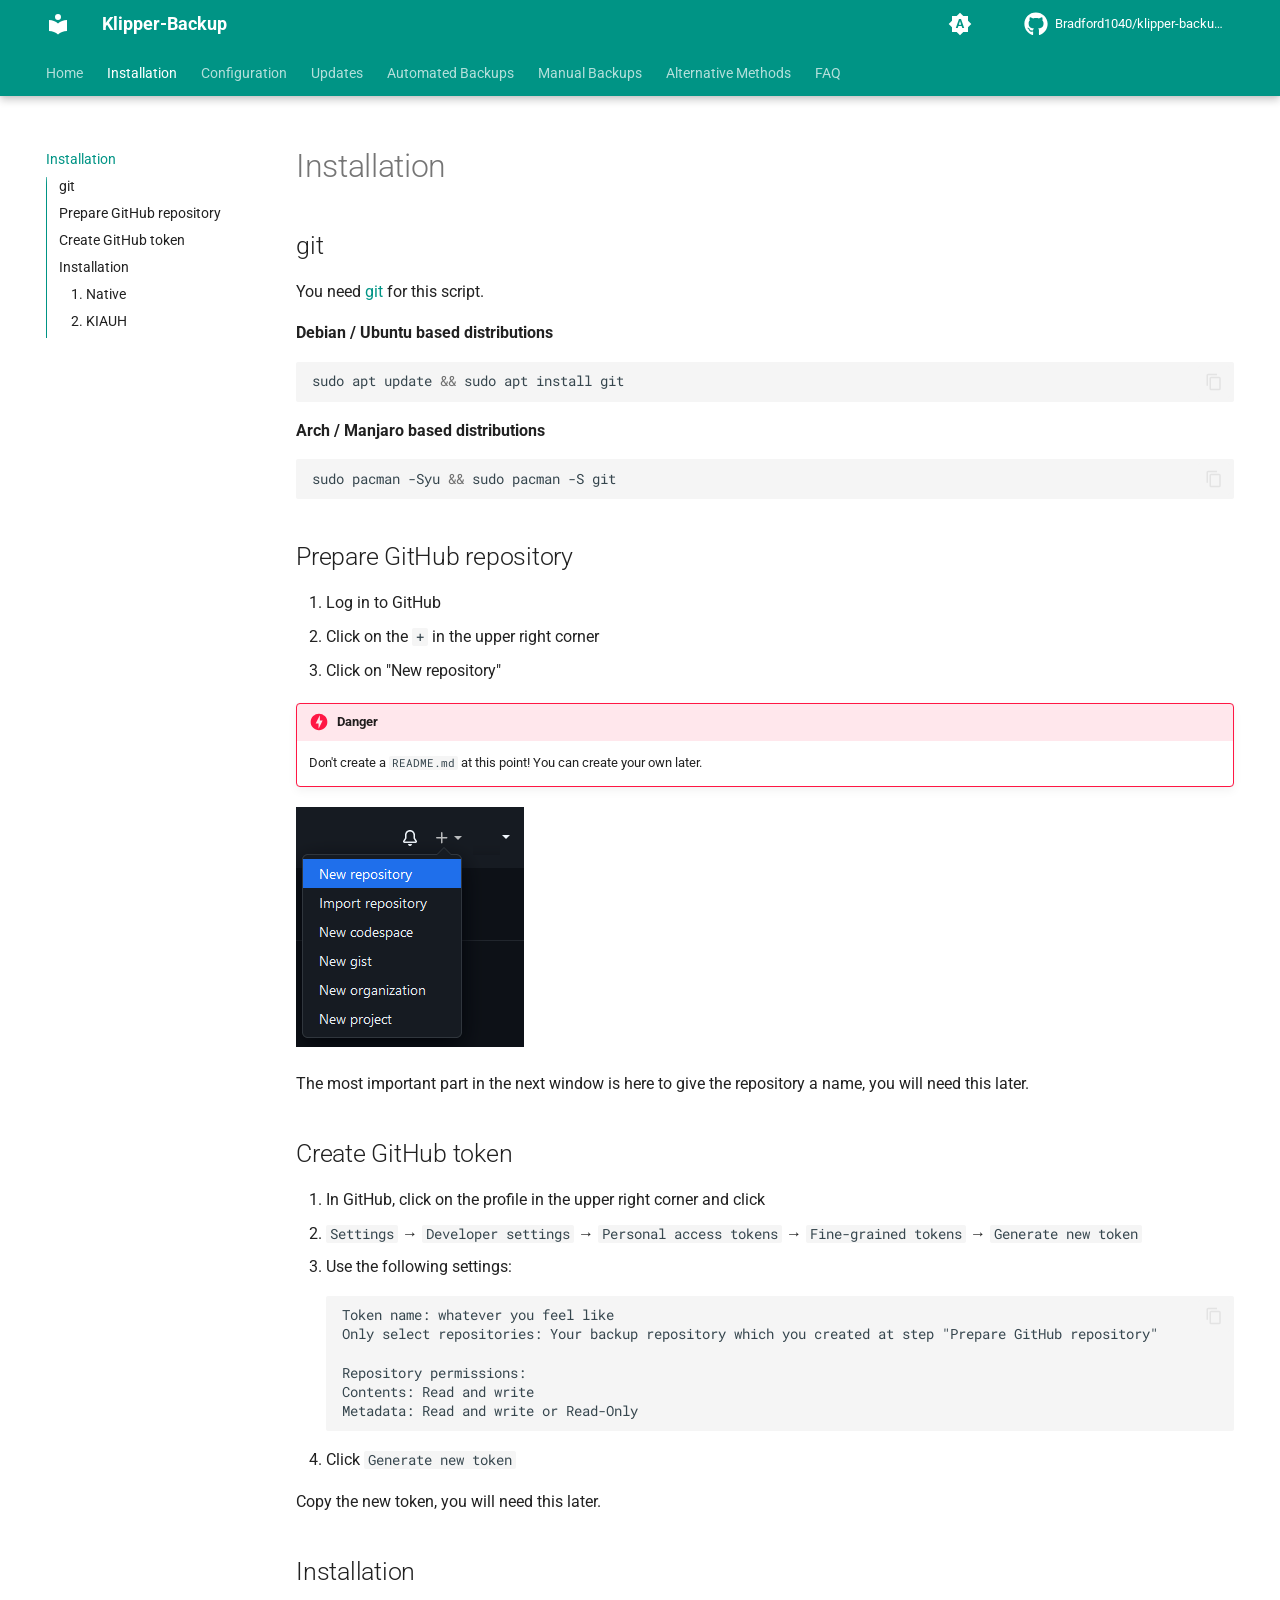
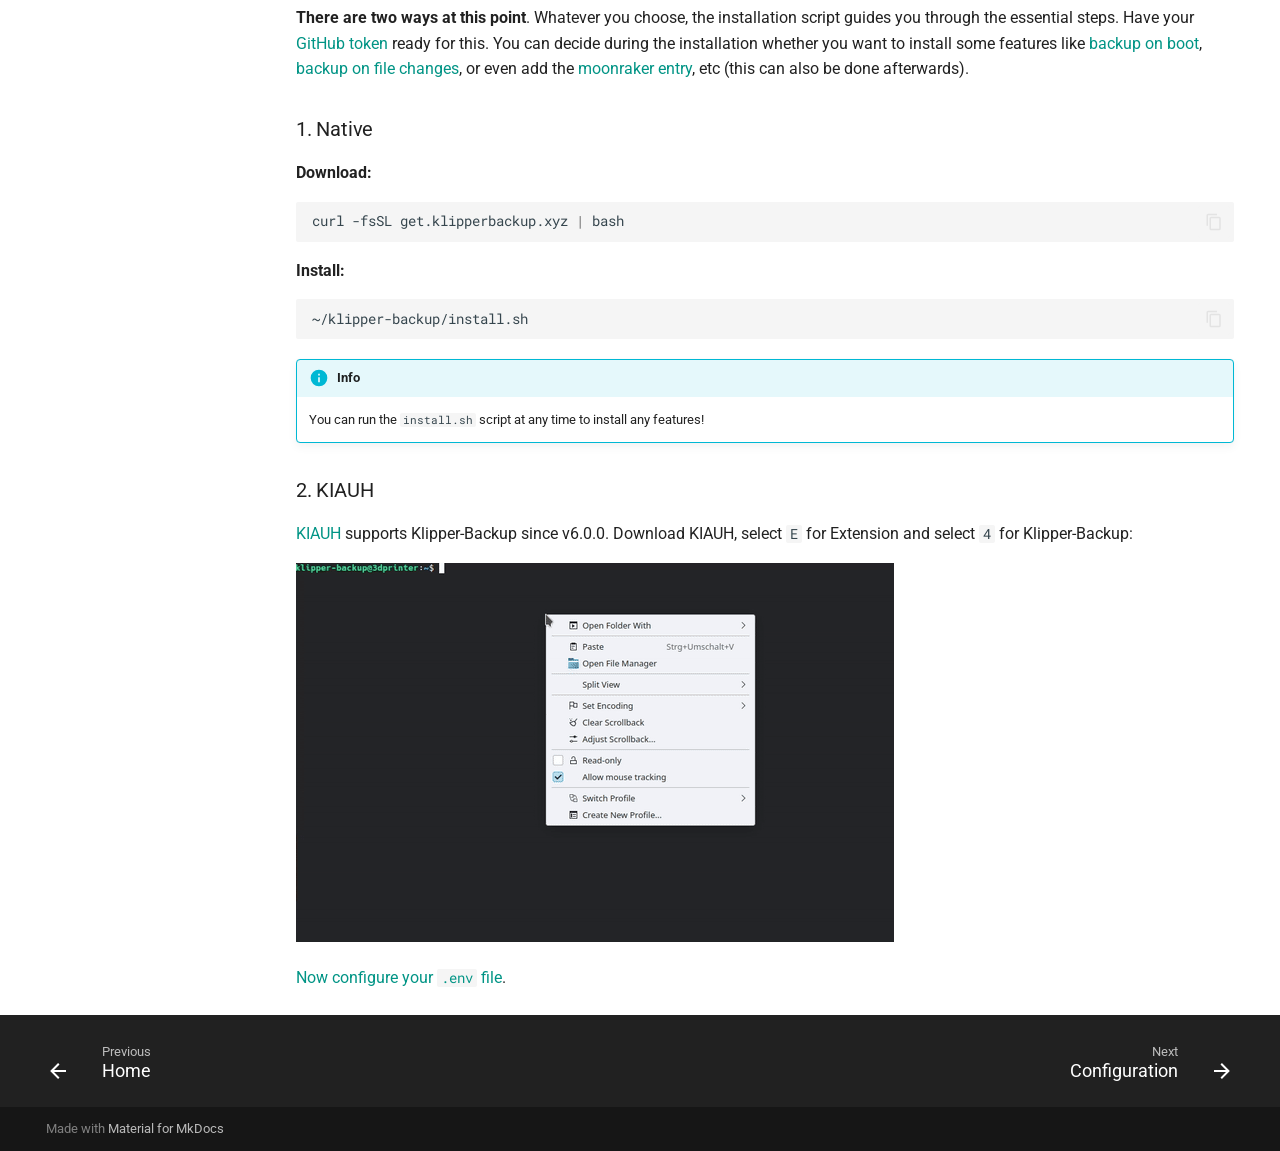
<file: installation/index.html>
<!doctype html>
<html lang="en" class="no-js">

<head>

  <meta charset="utf-8">
  <meta name="viewport" content="width=device-width,initial-scale=1">

  <meta name="description"
    content="Klipper backup script for manual or automated GitHub backups. Lightweight, pragmatic and comfortable">



  <link rel="canonical" href="https://Bradford1040.github.io/klipper-backup/installation/">


  <link rel="prev" href="..">


  <link rel="next" href="../configuration/">





  <link rel="icon" href="../assets/images/favicon.png">
  <meta name="generator" content="mkdocs-1.6.1, mkdocs-material-9.7.6">



  <title>Installation - Klipper-Backup</title>



  <link rel="stylesheet" href="../assets/stylesheets/main.484c7ddc.min.css">


  <link rel="stylesheet" href="../assets/stylesheets/palette.ab4e12ef.min.css">












  <link rel="preconnect" href="https://fonts.gstatic.com" crossorigin>
  <link rel="stylesheet"
    href="https://fonts.googleapis.com/css?family=Roboto:300,300i,400,400i,700,700i%7CRoboto+Mono:400,400i,700,700i&display=fallback">
  <style>
    :root {
      --md-text-font: "Roboto";
      --md-code-font: "Roboto Mono"
    }
  </style>



  <link rel="stylesheet" href="../style.css">

  <script>__md_scope = new URL("..", location), __md_hash = e => [...e].reduce(((e, _) => (e << 5) - e + _.charCodeAt(0)), 0), __md_get = (e, _ = localStorage, t = __md_scope) => JSON.parse(_.getItem(t.pathname + "." + e)), __md_set = (e, _, t = localStorage, a = __md_scope) => { try { t.setItem(a.pathname + "." + e, JSON.stringify(_)) } catch (e) { } }</script>





</head>









<body dir="ltr" data-md-color-scheme="default" data-md-color-primary="indigo" data-md-color-accent="indigo">


  <input class="md-toggle" data-md-toggle="drawer" type="checkbox" id="__drawer" autocomplete="off">
  <input class="md-toggle" data-md-toggle="search" type="checkbox" id="__search" autocomplete="off">
  <label class="md-overlay" for="__drawer"></label>
  <div data-md-component="skip">


    <a href="#git" class="md-skip">
      Skip to content
    </a>

  </div>
  <div data-md-component="announce">

  </div>






  <header class="md-header md-header--shadow md-header--lifted" data-md-component="header">
    <nav class="md-header__inner md-grid" aria-label="Header">
      <a href=".." title="Klipper-Backup" class="md-header__button md-logo" aria-label="Klipper-Backup"
        data-md-component="logo">


        <svg xmlns="http://www.w3.org/2000/svg" viewBox="0 0 24 24">
          <path
            d="M12 8a3 3 0 0 0 3-3 3 3 0 0 0-3-3 3 3 0 0 0-3 3 3 3 0 0 0 3 3m0 3.54C9.64 9.35 6.5 8 3 8v11c3.5 0 6.64 1.35 9 3.54 2.36-2.19 5.5-3.54 9-3.54V8c-3.5 0-6.64 1.35-9 3.54" />
        </svg>

      </a>
      <label class="md-header__button md-icon" for="__drawer">

        <svg xmlns="http://www.w3.org/2000/svg" viewBox="0 0 24 24">
          <path d="M3 6h18v2H3zm0 5h18v2H3zm0 5h18v2H3z" />
        </svg>
      </label>
      <div class="md-header__title" data-md-component="header-title">
        <div class="md-header__ellipsis">
          <div class="md-header__topic">
            <span class="md-ellipsis">
              Klipper-Backup
            </span>
          </div>
          <div class="md-header__topic" data-md-component="header-topic">
            <span class="md-ellipsis">

              Installation

            </span>
          </div>
        </div>
      </div>


      <form class="md-header__option" data-md-component="palette">




        <input class="md-option" data-md-color-media="(prefers-color-scheme)" data-md-color-scheme="default"
          data-md-color-primary="indigo" data-md-color-accent="indigo" aria-label="Switch to light mode" type="radio"
          name="__palette" id="__palette_0">

        <label class="md-header__button md-icon" title="Switch to light mode" for="__palette_1" hidden>
          <svg xmlns="http://www.w3.org/2000/svg" viewBox="0 0 24 24">
            <path
              d="m14.3 16-.7-2h-3.2l-.7 2H7.8L11 7h2l3.2 9zM20 8.69V4h-4.69L12 .69 8.69 4H4v4.69L.69 12 4 15.31V20h4.69L12 23.31 15.31 20H20v-4.69L23.31 12zm-9.15 3.96h2.3L12 9z" />
          </svg>
        </label>





        <input class="md-option" data-md-color-media="(prefers-color-scheme: light)" data-md-color-scheme="default"
          data-md-color-primary="teal" data-md-color-accent="lime" aria-label="Switch to dark mode" type="radio"
          name="__palette" id="__palette_1">

        <label class="md-header__button md-icon" title="Switch to dark mode" for="__palette_2" hidden>
          <svg xmlns="http://www.w3.org/2000/svg" viewBox="0 0 24 24">
            <path
              d="M12 8a4 4 0 0 0-4 4 4 4 0 0 0 4 4 4 4 0 0 0 4-4 4 4 0 0 0-4-4m0 10a6 6 0 0 1-6-6 6 6 0 0 1 6-6 6 6 0 0 1 6 6 6 6 0 0 1-6 6m8-9.31V4h-4.69L12 .69 8.69 4H4v4.69L.69 12 4 15.31V20h4.69L12 23.31 15.31 20H20v-4.69L23.31 12z" />
          </svg>
        </label>





        <input class="md-option" data-md-color-media="(prefers-color-scheme: dark)" data-md-color-scheme="slate"
          data-md-color-primary="teal" data-md-color-accent="purple" aria-label="Switch to system preference"
          type="radio" name="__palette" id="__palette_2">

        <label class="md-header__button md-icon" title="Switch to system preference" for="__palette_0" hidden>
          <svg xmlns="http://www.w3.org/2000/svg" viewBox="0 0 24 24">
            <path
              d="M12 18c-.89 0-1.74-.2-2.5-.55C11.56 16.5 13 14.42 13 12s-1.44-4.5-3.5-5.45C10.26 6.2 11.11 6 12 6a6 6 0 0 1 6 6 6 6 0 0 1-6 6m8-9.31V4h-4.69L12 .69 8.69 4H4v4.69L.69 12 4 15.31V20h4.69L12 23.31 15.31 20H20v-4.69L23.31 12z" />
          </svg>
        </label>


      </form>



      <script>var palette = __md_get("__palette"); if (palette && palette.color) { if ("(prefers-color-scheme)" === palette.color.media) { var media = matchMedia("(prefers-color-scheme: light)"), input = document.querySelector(media.matches ? "[data-md-color-media='(prefers-color-scheme: light)']" : "[data-md-color-media='(prefers-color-scheme: dark)']"); palette.color.media = input.getAttribute("data-md-color-media"), palette.color.scheme = input.getAttribute("data-md-color-scheme"), palette.color.primary = input.getAttribute("data-md-color-primary"), palette.color.accent = input.getAttribute("data-md-color-accent") } for (var [key, value] of Object.entries(palette.color)) document.body.setAttribute("data-md-color-" + key, value) }</script>




      <div class="md-header__source">
        <a href="https://github.com/Bradford1040/klipper-backup/" title="Go to repository" class="md-source"
          data-md-component="source">
          <div class="md-source__icon md-icon">

            <svg xmlns="http://www.w3.org/2000/svg"
              viewBox="0 0 512 512"><!--! Font Awesome Free 7.1.0 by @fontawesome - https://fontawesome.com License - https://fontawesome.com/license/free (Icons: CC BY 4.0, Fonts: SIL OFL 1.1, Code: MIT License) Copyright 2025 Fonticons, Inc.-->
              <path
                d="M173.9 397.4c0 2-2.3 3.6-5.2 3.6-3.3.3-5.6-1.3-5.6-3.6 0-2 2.3-3.6 5.2-3.6 3-.3 5.6 1.3 5.6 3.6m-31.1-4.5c-.7 2 1.3 4.3 4.3 4.9 2.6 1 5.6 0 6.2-2s-1.3-4.3-4.3-5.2c-2.6-.7-5.5.3-6.2 2.3m44.2-1.7c-2.9.7-4.9 2.6-4.6 4.9.3 2 2.9 3.3 5.9 2.6 2.9-.7 4.9-2.6 4.6-4.6-.3-1.9-3-3.2-5.9-2.9M252.8 8C114.1 8 8 113.3 8 252c0 110.9 69.8 205.8 169.5 239.2 12.8 2.3 17.3-5.6 17.3-12.1 0-6.2-.3-40.4-.3-61.4 0 0-70 15-84.7-29.8 0 0-11.4-29.1-27.8-36.6 0 0-22.9-15.7 1.6-15.4 0 0 24.9 2 38.6 25.8 21.9 38.6 58.6 27.5 72.9 20.9 2.3-16 8.8-27.1 16-33.7-55.9-6.2-112.3-14.3-112.3-110.5 0-27.5 7.6-41.3 23.6-58.9-2.6-6.5-11.1-33.3 2.6-67.9 20.9-6.5 69 27 69 27 20-5.6 41.5-8.5 62.8-8.5s42.8 2.9 62.8 8.5c0 0 48.1-33.6 69-27 13.7 34.7 5.2 61.4 2.6 67.9 16 17.7 25.8 31.5 25.8 58.9 0 96.5-58.9 104.2-114.8 110.5 9.2 7.9 17 22.9 17 46.4 0 33.7-.3 75.4-.3 83.6 0 6.5 4.6 14.4 17.3 12.1C436.2 457.8 504 362.9 504 252 504 113.3 391.5 8 252.8 8M105.2 352.9c-1.3 1-1 3.3.7 5.2 1.6 1.6 3.9 2.3 5.2 1 1.3-1 1-3.3-.7-5.2-1.6-1.6-3.9-2.3-5.2-1m-10.8-8.1c-.7 1.3.3 2.9 2.3 3.9 1.6 1 3.6.7 4.3-.7.7-1.3-.3-2.9-2.3-3.9-2-.6-3.6-.3-4.3.7m32.4 35.6c-1.6 1.3-1 4.3 1.3 6.2 2.3 2.3 5.2 2.6 6.5 1 1.3-1.3.7-4.3-1.3-6.2-2.2-2.3-5.2-2.6-6.5-1m-11.4-14.7c-1.6 1-1.6 3.6 0 5.9s4.3 3.3 5.6 2.3c1.6-1.3 1.6-3.9 0-6.2-1.4-2.3-4-3.3-5.6-2" />
            </svg>
          </div>
          <div class="md-source__repository">
            Bradford1040/klipper-backup/
          </div>
        </a>
      </div>

    </nav>



    <nav class="md-tabs" aria-label="Tabs" data-md-component="tabs">
      <div class="md-grid">
        <ul class="md-tabs__list">






          <li class="md-tabs__item">
            <a href=".." class="md-tabs__link">





              Home

            </a>
          </li>










          <li class="md-tabs__item md-tabs__item--active">
            <a href="./" class="md-tabs__link">





              Installation

            </a>
          </li>








          <li class="md-tabs__item">
            <a href="../configuration/" class="md-tabs__link">





              Configuration

            </a>
          </li>








          <li class="md-tabs__item">
            <a href="../updating/" class="md-tabs__link">





              Updates

            </a>
          </li>








          <li class="md-tabs__item">
            <a href="../automation/" class="md-tabs__link">





              Automated Backups

            </a>
          </li>








          <li class="md-tabs__item">
            <a href="../manual/" class="md-tabs__link">





              Manual Backups

            </a>
          </li>








          <li class="md-tabs__item">
            <a href="../alternative-methods/" class="md-tabs__link">





              Alternative Methods

            </a>
          </li>








          <li class="md-tabs__item">
            <a href="../faq/" class="md-tabs__link">





              FAQ

            </a>
          </li>



        </ul>
      </div>
    </nav>


  </header>

  <div class="md-container" data-md-component="container">




    <main class="md-main" data-md-component="main">
      <div class="md-main__inner md-grid">



        <div class="md-sidebar md-sidebar--primary" data-md-component="sidebar" data-md-type="navigation">
          <div class="md-sidebar__scrollwrap">
            <div class="md-sidebar__inner">








              <nav class="md-nav md-nav--primary md-nav--lifted md-nav--integrated" aria-label="Navigation"
                data-md-level="0">
                <label class="md-nav__title" for="__drawer">
                  <a href=".." title="Klipper-Backup" class="md-nav__button md-logo" aria-label="Klipper-Backup"
                    data-md-component="logo">


                    <svg xmlns="http://www.w3.org/2000/svg" viewBox="0 0 24 24">
                      <path
                        d="M12 8a3 3 0 0 0 3-3 3 3 0 0 0-3-3 3 3 0 0 0-3 3 3 3 0 0 0 3 3m0 3.54C9.64 9.35 6.5 8 3 8v11c3.5 0 6.64 1.35 9 3.54 2.36-2.19 5.5-3.54 9-3.54V8c-3.5 0-6.64 1.35-9 3.54" />
                    </svg>

                  </a>
                  Klipper-Backup
                </label>

                <div class="md-nav__source">
                  <a href="https://github.com/Bradford1040/klipper-backup/" title="Go to repository" class="md-source"
                    data-md-component="source">
                    <div class="md-source__icon md-icon">

                      <svg xmlns="http://www.w3.org/2000/svg"
                        viewBox="0 0 512 512"><!--! Font Awesome Free 7.1.0 by @fontawesome - https://fontawesome.com License - https://fontawesome.com/license/free (Icons: CC BY 4.0, Fonts: SIL OFL 1.1, Code: MIT License) Copyright 2025 Fonticons, Inc.-->
                        <path
                          d="M173.9 397.4c0 2-2.3 3.6-5.2 3.6-3.3.3-5.6-1.3-5.6-3.6 0-2 2.3-3.6 5.2-3.6 3-.3 5.6 1.3 5.6 3.6m-31.1-4.5c-.7 2 1.3 4.3 4.3 4.9 2.6 1 5.6 0 6.2-2s-1.3-4.3-4.3-5.2c-2.6-.7-5.5.3-6.2 2.3m44.2-1.7c-2.9.7-4.9 2.6-4.6 4.9.3 2 2.9 3.3 5.9 2.6 2.9-.7 4.9-2.6 4.6-4.6-.3-1.9-3-3.2-5.9-2.9M252.8 8C114.1 8 8 113.3 8 252c0 110.9 69.8 205.8 169.5 239.2 12.8 2.3 17.3-5.6 17.3-12.1 0-6.2-.3-40.4-.3-61.4 0 0-70 15-84.7-29.8 0 0-11.4-29.1-27.8-36.6 0 0-22.9-15.7 1.6-15.4 0 0 24.9 2 38.6 25.8 21.9 38.6 58.6 27.5 72.9 20.9 2.3-16 8.8-27.1 16-33.7-55.9-6.2-112.3-14.3-112.3-110.5 0-27.5 7.6-41.3 23.6-58.9-2.6-6.5-11.1-33.3 2.6-67.9 20.9-6.5 69 27 69 27 20-5.6 41.5-8.5 62.8-8.5s42.8 2.9 62.8 8.5c0 0 48.1-33.6 69-27 13.7 34.7 5.2 61.4 2.6 67.9 16 17.7 25.8 31.5 25.8 58.9 0 96.5-58.9 104.2-114.8 110.5 9.2 7.9 17 22.9 17 46.4 0 33.7-.3 75.4-.3 83.6 0 6.5 4.6 14.4 17.3 12.1C436.2 457.8 504 362.9 504 252 504 113.3 391.5 8 252.8 8M105.2 352.9c-1.3 1-1 3.3.7 5.2 1.6 1.6 3.9 2.3 5.2 1 1.3-1 1-3.3-.7-5.2-1.6-1.6-3.9-2.3-5.2-1m-10.8-8.1c-.7 1.3.3 2.9 2.3 3.9 1.6 1 3.6.7 4.3-.7.7-1.3-.3-2.9-2.3-3.9-2-.6-3.6-.3-4.3.7m32.4 35.6c-1.6 1.3-1 4.3 1.3 6.2 2.3 2.3 5.2 2.6 6.5 1 1.3-1.3.7-4.3-1.3-6.2-2.2-2.3-5.2-2.6-6.5-1m-11.4-14.7c-1.6 1-1.6 3.6 0 5.9s4.3 3.3 5.6 2.3c1.6-1.3 1.6-3.9 0-6.2-1.4-2.3-4-3.3-5.6-2" />
                      </svg>
                    </div>
                    <div class="md-source__repository">
                      Bradford1040/klipper-backup/
                    </div>
                  </a>
                </div>

                <ul class="md-nav__list" data-md-scrollfix>







                  <li class="md-nav__item">
                    <a href=".." class="md-nav__link">



                      <span class="md-ellipsis">


                        Home



                      </span>



                    </a>
                  </li>











                  <li class="md-nav__item md-nav__item--active">

                    <input class="md-nav__toggle md-toggle" type="checkbox" id="__toc">



                    <label class="md-nav__link md-nav__link--active" for="__toc">



                      <span class="md-ellipsis">


                        Installation



                      </span>



                      <span class="md-nav__icon md-icon"></span>
                    </label>

                    <a href="./" class="md-nav__link md-nav__link--active">



                      <span class="md-ellipsis">


                        Installation



                      </span>



                    </a>



                    <nav class="md-nav md-nav--secondary" aria-label="Table of contents">




                      <label class="md-nav__title" for="__toc">
                        <span class="md-nav__icon md-icon"></span>
                        Table of contents
                      </label>
                      <ul class="md-nav__list" data-md-component="toc" data-md-scrollfix>

                        <li class="md-nav__item">
                          <a href="#git" class="md-nav__link">
                            <span class="md-ellipsis">

                              git

                            </span>
                          </a>

                        </li>

                        <li class="md-nav__item">
                          <a href="#prepare-github-repository" class="md-nav__link">
                            <span class="md-ellipsis">

                              Prepare GitHub repository

                            </span>
                          </a>

                        </li>

                        <li class="md-nav__item">
                          <a href="#create-github-token" class="md-nav__link">
                            <span class="md-ellipsis">

                              Create GitHub token

                            </span>
                          </a>

                        </li>

                        <li class="md-nav__item">
                          <a href="#installation" class="md-nav__link">
                            <span class="md-ellipsis">

                              Installation

                            </span>
                          </a>

                          <nav class="md-nav" aria-label="Installation">
                            <ul class="md-nav__list">

                              <li class="md-nav__item">
                                <a href="#1-native" class="md-nav__link">
                                  <span class="md-ellipsis">

                                    1. Native

                                  </span>
                                </a>

                              </li>

                              <li class="md-nav__item">
                                <a href="#2-kiauh" class="md-nav__link">
                                  <span class="md-ellipsis">

                                    2. KIAUH

                                  </span>
                                </a>

                              </li>

                            </ul>
                          </nav>

                        </li>

                      </ul>

                    </nav>

                  </li>









                  <li class="md-nav__item">
                    <a href="../configuration/" class="md-nav__link">



                      <span class="md-ellipsis">


                        Configuration



                      </span>



                    </a>
                  </li>









                  <li class="md-nav__item">
                    <a href="../updating/" class="md-nav__link">



                      <span class="md-ellipsis">


                        Updates



                      </span>



                    </a>
                  </li>









                  <li class="md-nav__item">
                    <a href="../automation/" class="md-nav__link">



                      <span class="md-ellipsis">


                        Automated Backups



                      </span>



                    </a>
                  </li>









                  <li class="md-nav__item">
                    <a href="../manual/" class="md-nav__link">



                      <span class="md-ellipsis">


                        Manual Backups



                      </span>



                    </a>
                  </li>









                  <li class="md-nav__item">
                    <a href="../alternative-methods/" class="md-nav__link">



                      <span class="md-ellipsis">


                        Alternative Methods



                      </span>



                    </a>
                  </li>









                  <li class="md-nav__item">
                    <a href="../faq/" class="md-nav__link">



                      <span class="md-ellipsis">


                        FAQ



                      </span>



                    </a>
                  </li>



                </ul>
              </nav>
            </div>
          </div>
        </div>




        <div class="md-content" data-md-component="content">

          <article class="md-content__inner md-typeset">








            <h1>Installation</h1>

            <div>
              <h2 id="git">git<a class="headerlink" href="#git" title="Permanent link">¶</a></h2>
              <p>You need <a href="https://git-scm.com/download/linux" target="_blank">git</a> for this script.</p>
              <p><strong>Debian / Ubuntu based distributions</strong>
              </p>
              <div class="highlight">
                <pre><span></span><code><a id="__codelineno-0-1" name="__codelineno-0-1" href="#__codelineno-0-1"></a>sudo<span class="w"> </span>apt<span class="w"> </span>update<span class="w"> </span><span class="o">&amp;&amp;</span><span class="w"> </span>sudo<span class="w"> </span>apt<span class="w"> </span>install<span class="w"> </span>git
</code></pre>
              </div>
              <p><strong>Arch / Manjaro based distributions</strong>
              </p>
              <div class="highlight">
                <pre><span></span><code><a id="__codelineno-1-1" name="__codelineno-1-1" href="#__codelineno-1-1"></a>sudo<span class="w"> </span>pacman<span class="w"> </span>-Syu<span class="w"> </span><span class="o">&amp;&amp;</span><span class="w"> </span>sudo<span class="w"> </span>pacman<span class="w"> </span>-S<span class="w"> </span>git
</code></pre>
              </div>
              <h2 id="prepare-github-repository">Prepare GitHub repository<a class="headerlink"
                  href="#prepare-github-repository" title="Permanent link">¶</a></h2>
              <ol>
                <li>Log in to GitHub</li>
                <li>Click on the <code>+</code> in the upper right corner</li>
                <li>Click on "New repository"</li>
              </ol>
              <div class="admonition danger">
                <p class="admonition-title">Danger</p>
                <p>Don't create a <code>README.md</code> at this point! You can create your own later.</p>
              </div>
              <p><img alt="create-new-repository" src="../images/create_new_repository.png"></p>
              <p>The most important part in the next window is here to give the repository a name, you will need this
                later.</p>
              <h2 id="create-github-token">Create GitHub token<a class="headerlink" href="#create-github-token"
                  title="Permanent link">¶</a></h2>
              <ol>
                <li>In GitHub, click on the profile in the upper right corner and click</li>
                <li><code>Settings</code> → <code>Developer settings</code> → <code>Personal access tokens</code> →
                  <code>Fine-grained tokens</code> → <code>Generate new token</code></li>
                <li>Use the following settings:
                  <div class="highlight">
                    <pre><span></span><code><a id="__codelineno-2-1" name="__codelineno-2-1" href="#__codelineno-2-1"></a>Token name: whatever you feel like
<a id="__codelineno-2-2" name="__codelineno-2-2" href="#__codelineno-2-2"></a>Only select repositories: Your backup repository which you created at step "Prepare GitHub repository"
<a id="__codelineno-2-3" name="__codelineno-2-3" href="#__codelineno-2-3"></a>
<a id="__codelineno-2-4" name="__codelineno-2-4" href="#__codelineno-2-4"></a>Repository permissions:
<a id="__codelineno-2-5" name="__codelineno-2-5" href="#__codelineno-2-5"></a>Contents: Read and write
<a id="__codelineno-2-6" name="__codelineno-2-6" href="#__codelineno-2-6"></a>Metadata: Read and write or Read-Only
</code></pre>
                  </div>
                </li>
                <li>Click <code>Generate new token</code></li>
              </ol>
              <p>Copy the new token, you will need this later.</p>
              <h2 id="installation">Installation<a class="headerlink" href="#installation" title="Permanent link">¶</a>
              </h2>
              <p><strong>There are two ways at this point</strong>.
                Whatever you choose, the installation script guides you through the essential steps. Have your <a
                  href="./#create-github-token">GitHub token</a> ready for this. You can decide during the installation
                whether you want to install some features like <a href="../automation/#backup-on-boot">backup on
                  boot</a>, <a href="../automation/#backup-on-file-changes">backup on file changes</a>, or even add the
                <a href="../updating/#moonraker-update-manager">moonraker entry</a>, etc (this can also be done
                afterwards).</p>
              <h3 id="1-native">1. Native<a class="headerlink" href="#1-native" title="Permanent link">¶</a></h3>
              <p><strong>Download:</strong>
              </p>
              <div class="highlight">
                <pre><span></span><code><a id="__codelineno-3-1" name="__codelineno-3-1" href="#__codelineno-3-1"></a>curl<span class="w"> </span>-fsSL<span class="w"> </span>get.klipperbackup.xyz<span class="w"> </span><span class="p">|</span><span class="w"> </span>bash
</code></pre>
              </div>
              <p><strong>Install:</strong>
              </p>
              <div class="highlight">
                <pre><span></span><code><a id="__codelineno-4-1" name="__codelineno-4-1" href="#__codelineno-4-1"></a>~/klipper-backup/install.sh
</code></pre>
              </div>
              <div class="admonition info">
                <p class="admonition-title">Info</p>
                <p>You can run the <code>install.sh</code> script at any time to install any features!</p>
              </div>
              <h3 id="2-kiauh">2. KIAUH<a class="headerlink" href="#2-kiauh" title="Permanent link">¶</a></h3>
              <p><a href="https://github.com/dw-0/kiauh">KIAUH</a> supports Klipper-Backup since v6.0.0. Download KIAUH,
                select <code>E</code> for Extension and select <code>4</code> for Klipper-Backup:</p>
              <p><img alt="kiauh-install" src="../images/kiauh_install.gif"></p>
              <p><a href="../configuration/">Now configure your <code>.env</code> file</a>.</p>
            </div>













          </article>
        </div>


        <script>var tabs = __md_get("__tabs"); if (Array.isArray(tabs)) e: for (var set of document.querySelectorAll(".tabbed-set")) { var labels = set.querySelector(".tabbed-labels"); for (var tab of tabs) for (var label of labels.getElementsByTagName("label")) if (label.innerText.trim() === tab) { var input = document.getElementById(label.htmlFor); input.checked = !0; continue e } }</script>

        <script>var target = document.getElementById(location.hash.slice(1)); target && target.name && (target.checked = target.name.startsWith("__tabbed_"))</script>
      </div>

      <button type="button" class="md-top md-icon" data-md-component="top" hidden>

        <svg xmlns="http://www.w3.org/2000/svg" viewBox="0 0 24 24">
          <path d="M13 20h-2V8l-5.5 5.5-1.42-1.42L12 4.16l7.92 7.92-1.42 1.42L13 8z" />
        </svg>
        Back to top
      </button>

    </main>

    <footer class="md-footer">



      <nav class="md-footer__inner md-grid" aria-label="Footer">


        <a href=".." class="md-footer__link md-footer__link--prev" aria-label="Previous: Home">
          <div class="md-footer__button md-icon">

            <svg xmlns="http://www.w3.org/2000/svg" viewBox="0 0 24 24">
              <path d="M20 11v2H8l5.5 5.5-1.42 1.42L4.16 12l7.92-7.92L13.5 5.5 8 11z" />
            </svg>
          </div>
          <div class="md-footer__title">
            <span class="md-footer__direction">
              Previous
            </span>
            <div class="md-ellipsis">
              Home
            </div>
          </div>
        </a>



        <a href="../configuration/" class="md-footer__link md-footer__link--next" aria-label="Next: Configuration">
          <div class="md-footer__title">
            <span class="md-footer__direction">
              Next
            </span>
            <div class="md-ellipsis">
              Configuration
            </div>
          </div>
          <div class="md-footer__button md-icon">

            <svg xmlns="http://www.w3.org/2000/svg" viewBox="0 0 24 24">
              <path d="M4 11v2h12l-5.5 5.5 1.42 1.42L19.84 12l-7.92-7.92L10.5 5.5 16 11z" />
            </svg>
          </div>
        </a>

      </nav>


      <div class="md-footer-meta md-typeset">
        <div class="md-footer-meta__inner md-grid">
          <div class="md-copyright">


            Made with
            <a href="https://squidfunk.github.io/mkdocs-material/" target="_blank" rel="noopener">
              Material for MkDocs
            </a>

          </div>

        </div>
      </div>
    </footer>

  </div>
  <div class="md-dialog" data-md-component="dialog">
    <div class="md-dialog__inner md-typeset"></div>
  </div>





  <script id="__config"
    type="application/json">{"annotate": null, "base": "..", "features": ["navigation.tabs", "navigation.tabs.sticky", "navigation.instant", "navigation.tracking", "navigation.sections", "navigation.footer", "toc.integrate", "navigation.top", "search.suggest", "search.highlight", "content.tabs.link", "content.code.annotate", "content.code.copy"], "search": "../assets/javascripts/workers/search.2c215733.min.js", "tags": null, "translations": {"clipboard.copied": "Copied to clipboard", "clipboard.copy": "Copy to clipboard", "search.result.more.one": "1 more on this page", "search.result.more.other": "# more on this page", "search.result.none": "No matching documents", "search.result.one": "1 matching document", "search.result.other": "# matching documents", "search.result.placeholder": "Type to start searching", "search.result.term.missing": "Missing", "select.version": "Select version"}, "version": null}</script>


  <script src="../assets/javascripts/bundle.79ae519e.min.js"></script>


</body>

</html>
</file>
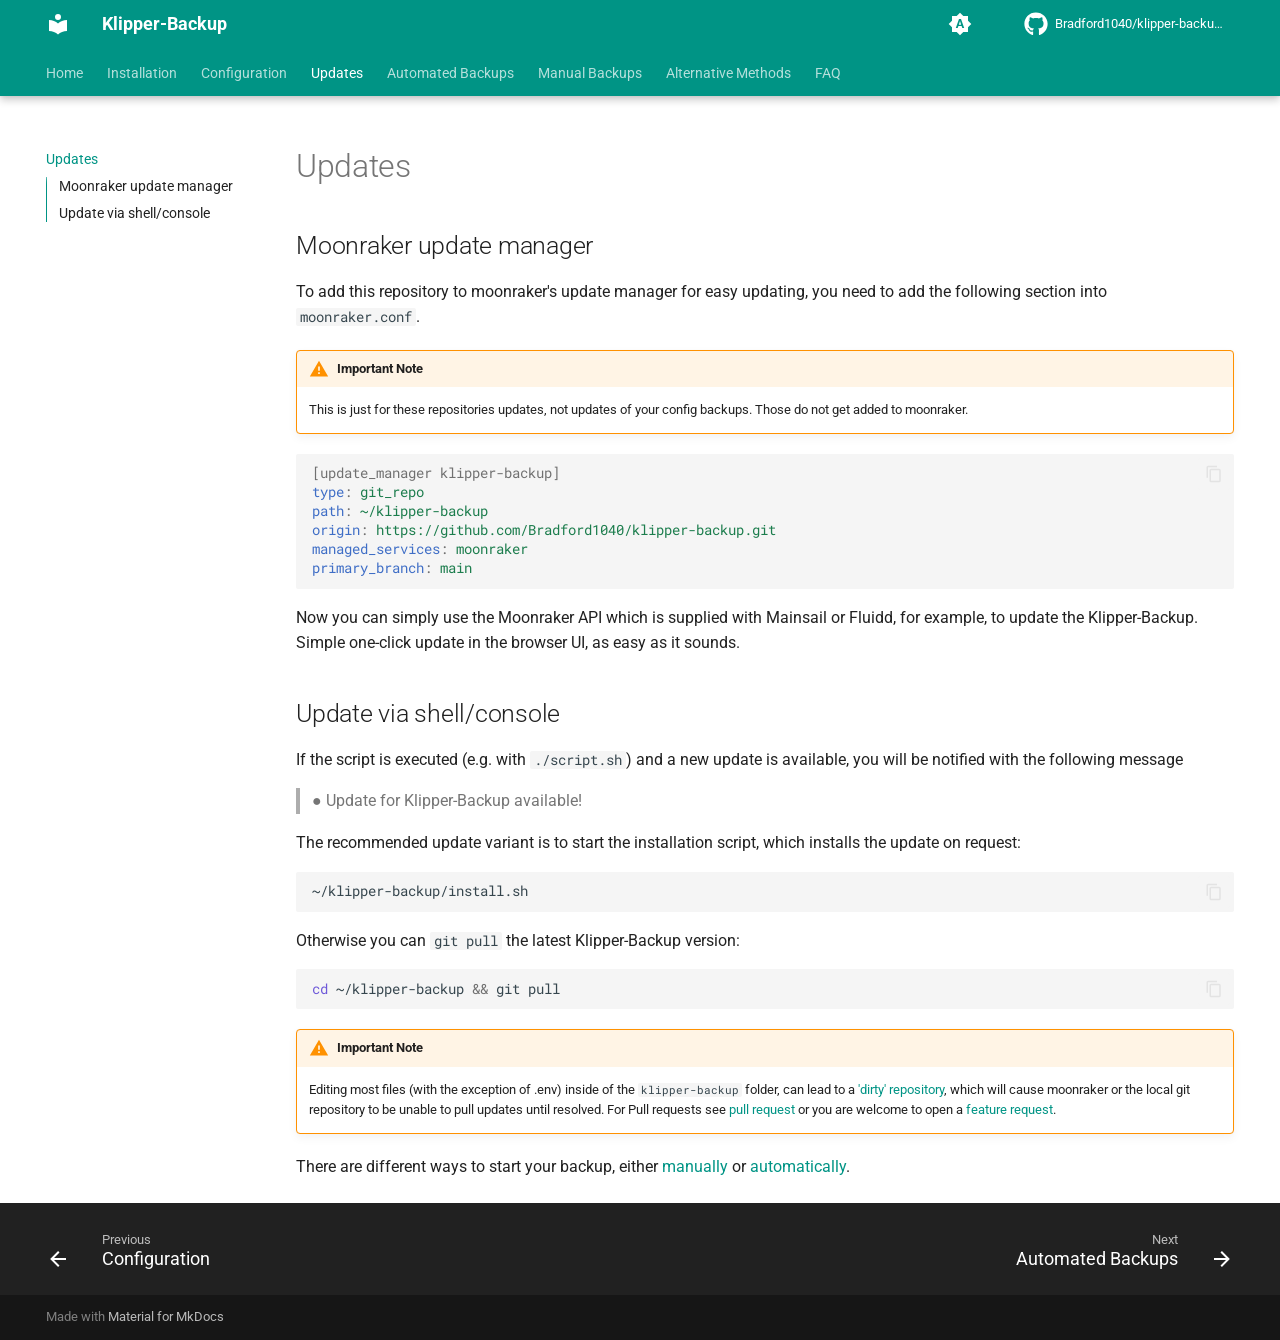
<file: updating/index.html>
<!doctype html>
<html lang="en" class="no-js">

<head>

  <meta charset="utf-8">
  <meta name="viewport" content="width=device-width,initial-scale=1">

  <meta name="description"
    content="Klipper backup script for manual or automated GitHub backups. Lightweight, pragmatic and comfortable">



  <link rel="canonical" href="https://Bradford1040.github.io/klipper-backup/updating/">


  <link rel="prev" href="../configuration/">


  <link rel="next" href="../automation/">





  <link rel="icon" href="../assets/images/favicon.png">
  <meta name="generator" content="mkdocs-1.6.1, mkdocs-material-9.7.6">



  <title>Updates - Klipper-Backup</title>



  <link rel="stylesheet" href="../assets/stylesheets/main.484c7ddc.min.css">


  <link rel="stylesheet" href="../assets/stylesheets/palette.ab4e12ef.min.css">












  <link rel="preconnect" href="https://fonts.gstatic.com" crossorigin>
  <link rel="stylesheet"
    href="https://fonts.googleapis.com/css?family=Roboto:300,300i,400,400i,700,700i%7CRoboto+Mono:400,400i,700,700i&display=fallback">
  <style>
    :root {
      --md-text-font: "Roboto";
      --md-code-font: "Roboto Mono"
    }
  </style>



  <link rel="stylesheet" href="../style.css">

  <script>__md_scope = new URL("..", location), __md_hash = e => [...e].reduce(((e, _) => (e << 5) - e + _.charCodeAt(0)), 0), __md_get = (e, _ = localStorage, t = __md_scope) => JSON.parse(_.getItem(t.pathname + "." + e)), __md_set = (e, _, t = localStorage, a = __md_scope) => { try { t.setItem(a.pathname + "." + e, JSON.stringify(_)) } catch (e) { } }</script>





</head>









<body dir="ltr" data-md-color-scheme="default" data-md-color-primary="indigo" data-md-color-accent="indigo">


  <input class="md-toggle" data-md-toggle="drawer" type="checkbox" id="__drawer" autocomplete="off">
  <input class="md-toggle" data-md-toggle="search" type="checkbox" id="__search" autocomplete="off">
  <label class="md-overlay" for="__drawer"></label>
  <div data-md-component="skip">


    <a href="#moonraker-update-manager" class="md-skip">
      Skip to content
    </a>

  </div>
  <div data-md-component="announce">

  </div>






  <header class="md-header md-header--shadow md-header--lifted" data-md-component="header">
    <nav class="md-header__inner md-grid" aria-label="Header">
      <a href=".." title="Klipper-Backup" class="md-header__button md-logo" aria-label="Klipper-Backup"
        data-md-component="logo">


        <svg xmlns="http://www.w3.org/2000/svg" viewBox="0 0 24 24">
          <path
            d="M12 8a3 3 0 0 0 3-3 3 3 0 0 0-3-3 3 3 0 0 0-3 3 3 3 0 0 0 3 3m0 3.54C9.64 9.35 6.5 8 3 8v11c3.5 0 6.64 1.35 9 3.54 2.36-2.19 5.5-3.54 9-3.54V8c-3.5 0-6.64 1.35-9 3.54" />
        </svg>

      </a>
      <label class="md-header__button md-icon" for="__drawer">

        <svg xmlns="http://www.w3.org/2000/svg" viewBox="0 0 24 24">
          <path d="M3 6h18v2H3zm0 5h18v2H3zm0 5h18v2H3z" />
        </svg>
      </label>
      <div class="md-header__title" data-md-component="header-title">
        <div class="md-header__ellipsis">
          <div class="md-header__topic">
            <span class="md-ellipsis">
              Klipper-Backup
            </span>
          </div>
          <div class="md-header__topic" data-md-component="header-topic">
            <span class="md-ellipsis">

              Updates

            </span>
          </div>
        </div>
      </div>


      <form class="md-header__option" data-md-component="palette">




        <input class="md-option" data-md-color-media="(prefers-color-scheme)" data-md-color-scheme="default"
          data-md-color-primary="indigo" data-md-color-accent="indigo" aria-label="Switch to light mode" type="radio"
          name="__palette" id="__palette_0">

        <label class="md-header__button md-icon" title="Switch to light mode" for="__palette_1" hidden>
          <svg xmlns="http://www.w3.org/2000/svg" viewBox="0 0 24 24">
            <path
              d="m14.3 16-.7-2h-3.2l-.7 2H7.8L11 7h2l3.2 9zM20 8.69V4h-4.69L12 .69 8.69 4H4v4.69L.69 12 4 15.31V20h4.69L12 23.31 15.31 20H20v-4.69L23.31 12zm-9.15 3.96h2.3L12 9z" />
          </svg>
        </label>





        <input class="md-option" data-md-color-media="(prefers-color-scheme: light)" data-md-color-scheme="default"
          data-md-color-primary="teal" data-md-color-accent="lime" aria-label="Switch to dark mode" type="radio"
          name="__palette" id="__palette_1">

        <label class="md-header__button md-icon" title="Switch to dark mode" for="__palette_2" hidden>
          <svg xmlns="http://www.w3.org/2000/svg" viewBox="0 0 24 24">
            <path
              d="M12 8a4 4 0 0 0-4 4 4 4 0 0 0 4 4 4 4 0 0 0 4-4 4 4 0 0 0-4-4m0 10a6 6 0 0 1-6-6 6 6 0 0 1 6-6 6 6 0 0 1 6 6 6 6 0 0 1-6 6m8-9.31V4h-4.69L12 .69 8.69 4H4v4.69L.69 12 4 15.31V20h4.69L12 23.31 15.31 20H20v-4.69L23.31 12z" />
          </svg>
        </label>





        <input class="md-option" data-md-color-media="(prefers-color-scheme: dark)" data-md-color-scheme="slate"
          data-md-color-primary="teal" data-md-color-accent="purple" aria-label="Switch to system preference"
          type="radio" name="__palette" id="__palette_2">

        <label class="md-header__button md-icon" title="Switch to system preference" for="__palette_0" hidden>
          <svg xmlns="http://www.w3.org/2000/svg" viewBox="0 0 24 24">
            <path
              d="M12 18c-.89 0-1.74-.2-2.5-.55C11.56 16.5 13 14.42 13 12s-1.44-4.5-3.5-5.45C10.26 6.2 11.11 6 12 6a6 6 0 0 1 6 6 6 6 0 0 1-6 6m8-9.31V4h-4.69L12 .69 8.69 4H4v4.69L.69 12 4 15.31V20h4.69L12 23.31 15.31 20H20v-4.69L23.31 12z" />
          </svg>
        </label>


      </form>



      <script>var palette = __md_get("__palette"); if (palette && palette.color) { if ("(prefers-color-scheme)" === palette.color.media) { var media = matchMedia("(prefers-color-scheme: light)"), input = document.querySelector(media.matches ? "[data-md-color-media='(prefers-color-scheme: light)']" : "[data-md-color-media='(prefers-color-scheme: dark)']"); palette.color.media = input.getAttribute("data-md-color-media"), palette.color.scheme = input.getAttribute("data-md-color-scheme"), palette.color.primary = input.getAttribute("data-md-color-primary"), palette.color.accent = input.getAttribute("data-md-color-accent") } for (var [key, value] of Object.entries(palette.color)) document.body.setAttribute("data-md-color-" + key, value) }</script>




      <div class="md-header__source">
        <a href="https://github.com/Bradford1040/klipper-backup/" title="Go to repository" class="md-source"
          data-md-component="source">
          <div class="md-source__icon md-icon">

            <svg xmlns="http://www.w3.org/2000/svg"
              viewBox="0 0 512 512"><!--! Font Awesome Free 7.1.0 by @fontawesome - https://fontawesome.com License - https://fontawesome.com/license/free (Icons: CC BY 4.0, Fonts: SIL OFL 1.1, Code: MIT License) Copyright 2025 Fonticons, Inc.-->
              <path
                d="M173.9 397.4c0 2-2.3 3.6-5.2 3.6-3.3.3-5.6-1.3-5.6-3.6 0-2 2.3-3.6 5.2-3.6 3-.3 5.6 1.3 5.6 3.6m-31.1-4.5c-.7 2 1.3 4.3 4.3 4.9 2.6 1 5.6 0 6.2-2s-1.3-4.3-4.3-5.2c-2.6-.7-5.5.3-6.2 2.3m44.2-1.7c-2.9.7-4.9 2.6-4.6 4.9.3 2 2.9 3.3 5.9 2.6 2.9-.7 4.9-2.6 4.6-4.6-.3-1.9-3-3.2-5.9-2.9M252.8 8C114.1 8 8 113.3 8 252c0 110.9 69.8 205.8 169.5 239.2 12.8 2.3 17.3-5.6 17.3-12.1 0-6.2-.3-40.4-.3-61.4 0 0-70 15-84.7-29.8 0 0-11.4-29.1-27.8-36.6 0 0-22.9-15.7 1.6-15.4 0 0 24.9 2 38.6 25.8 21.9 38.6 58.6 27.5 72.9 20.9 2.3-16 8.8-27.1 16-33.7-55.9-6.2-112.3-14.3-112.3-110.5 0-27.5 7.6-41.3 23.6-58.9-2.6-6.5-11.1-33.3 2.6-67.9 20.9-6.5 69 27 69 27 20-5.6 41.5-8.5 62.8-8.5s42.8 2.9 62.8 8.5c0 0 48.1-33.6 69-27 13.7 34.7 5.2 61.4 2.6 67.9 16 17.7 25.8 31.5 25.8 58.9 0 96.5-58.9 104.2-114.8 110.5 9.2 7.9 17 22.9 17 46.4 0 33.7-.3 75.4-.3 83.6 0 6.5 4.6 14.4 17.3 12.1C436.2 457.8 504 362.9 504 252 504 113.3 391.5 8 252.8 8M105.2 352.9c-1.3 1-1 3.3.7 5.2 1.6 1.6 3.9 2.3 5.2 1 1.3-1 1-3.3-.7-5.2-1.6-1.6-3.9-2.3-5.2-1m-10.8-8.1c-.7 1.3.3 2.9 2.3 3.9 1.6 1 3.6.7 4.3-.7.7-1.3-.3-2.9-2.3-3.9-2-.6-3.6-.3-4.3.7m32.4 35.6c-1.6 1.3-1 4.3 1.3 6.2 2.3 2.3 5.2 2.6 6.5 1 1.3-1.3.7-4.3-1.3-6.2-2.2-2.3-5.2-2.6-6.5-1m-11.4-14.7c-1.6 1-1.6 3.6 0 5.9s4.3 3.3 5.6 2.3c1.6-1.3 1.6-3.9 0-6.2-1.4-2.3-4-3.3-5.6-2" />
            </svg>
          </div>
          <div class="md-source__repository">
            Bradford1040/klipper-backup/
          </div>
        </a>
      </div>

    </nav>



    <nav class="md-tabs" aria-label="Tabs" data-md-component="tabs">
      <div class="md-grid">
        <ul class="md-tabs__list">






          <li class="md-tabs__item">
            <a href=".." class="md-tabs__link">





              Home

            </a>
          </li>








          <li class="md-tabs__item">
            <a href="../installation/" class="md-tabs__link">





              Installation

            </a>
          </li>








          <li class="md-tabs__item">
            <a href="../configuration/" class="md-tabs__link">





              Configuration

            </a>
          </li>










          <li class="md-tabs__item md-tabs__item--active">
            <a href="./" class="md-tabs__link">





              Updates

            </a>
          </li>








          <li class="md-tabs__item">
            <a href="../automation/" class="md-tabs__link">





              Automated Backups

            </a>
          </li>








          <li class="md-tabs__item">
            <a href="../manual/" class="md-tabs__link">





              Manual Backups

            </a>
          </li>








          <li class="md-tabs__item">
            <a href="../alternative-methods/" class="md-tabs__link">





              Alternative Methods

            </a>
          </li>








          <li class="md-tabs__item">
            <a href="../faq/" class="md-tabs__link">





              FAQ

            </a>
          </li>



        </ul>
      </div>
    </nav>


  </header>

  <div class="md-container" data-md-component="container">




    <main class="md-main" data-md-component="main">
      <div class="md-main__inner md-grid">



        <div class="md-sidebar md-sidebar--primary" data-md-component="sidebar" data-md-type="navigation">
          <div class="md-sidebar__scrollwrap">
            <div class="md-sidebar__inner">








              <nav class="md-nav md-nav--primary md-nav--lifted md-nav--integrated" aria-label="Navigation"
                data-md-level="0">
                <label class="md-nav__title" for="__drawer">
                  <a href=".." title="Klipper-Backup" class="md-nav__button md-logo" aria-label="Klipper-Backup"
                    data-md-component="logo">


                    <svg xmlns="http://www.w3.org/2000/svg" viewBox="0 0 24 24">
                      <path
                        d="M12 8a3 3 0 0 0 3-3 3 3 0 0 0-3-3 3 3 0 0 0-3 3 3 3 0 0 0 3 3m0 3.54C9.64 9.35 6.5 8 3 8v11c3.5 0 6.64 1.35 9 3.54 2.36-2.19 5.5-3.54 9-3.54V8c-3.5 0-6.64 1.35-9 3.54" />
                    </svg>

                  </a>
                  Klipper-Backup
                </label>

                <div class="md-nav__source">
                  <a href="https://github.com/Bradford1040/klipper-backup/" title="Go to repository" class="md-source"
                    data-md-component="source">
                    <div class="md-source__icon md-icon">

                      <svg xmlns="http://www.w3.org/2000/svg"
                        viewBox="0 0 512 512"><!--! Font Awesome Free 7.1.0 by @fontawesome - https://fontawesome.com License - https://fontawesome.com/license/free (Icons: CC BY 4.0, Fonts: SIL OFL 1.1, Code: MIT License) Copyright 2025 Fonticons, Inc.-->
                        <path
                          d="M173.9 397.4c0 2-2.3 3.6-5.2 3.6-3.3.3-5.6-1.3-5.6-3.6 0-2 2.3-3.6 5.2-3.6 3-.3 5.6 1.3 5.6 3.6m-31.1-4.5c-.7 2 1.3 4.3 4.3 4.9 2.6 1 5.6 0 6.2-2s-1.3-4.3-4.3-5.2c-2.6-.7-5.5.3-6.2 2.3m44.2-1.7c-2.9.7-4.9 2.6-4.6 4.9.3 2 2.9 3.3 5.9 2.6 2.9-.7 4.9-2.6 4.6-4.6-.3-1.9-3-3.2-5.9-2.9M252.8 8C114.1 8 8 113.3 8 252c0 110.9 69.8 205.8 169.5 239.2 12.8 2.3 17.3-5.6 17.3-12.1 0-6.2-.3-40.4-.3-61.4 0 0-70 15-84.7-29.8 0 0-11.4-29.1-27.8-36.6 0 0-22.9-15.7 1.6-15.4 0 0 24.9 2 38.6 25.8 21.9 38.6 58.6 27.5 72.9 20.9 2.3-16 8.8-27.1 16-33.7-55.9-6.2-112.3-14.3-112.3-110.5 0-27.5 7.6-41.3 23.6-58.9-2.6-6.5-11.1-33.3 2.6-67.9 20.9-6.5 69 27 69 27 20-5.6 41.5-8.5 62.8-8.5s42.8 2.9 62.8 8.5c0 0 48.1-33.6 69-27 13.7 34.7 5.2 61.4 2.6 67.9 16 17.7 25.8 31.5 25.8 58.9 0 96.5-58.9 104.2-114.8 110.5 9.2 7.9 17 22.9 17 46.4 0 33.7-.3 75.4-.3 83.6 0 6.5 4.6 14.4 17.3 12.1C436.2 457.8 504 362.9 504 252 504 113.3 391.5 8 252.8 8M105.2 352.9c-1.3 1-1 3.3.7 5.2 1.6 1.6 3.9 2.3 5.2 1 1.3-1 1-3.3-.7-5.2-1.6-1.6-3.9-2.3-5.2-1m-10.8-8.1c-.7 1.3.3 2.9 2.3 3.9 1.6 1 3.6.7 4.3-.7.7-1.3-.3-2.9-2.3-3.9-2-.6-3.6-.3-4.3.7m32.4 35.6c-1.6 1.3-1 4.3 1.3 6.2 2.3 2.3 5.2 2.6 6.5 1 1.3-1.3.7-4.3-1.3-6.2-2.2-2.3-5.2-2.6-6.5-1m-11.4-14.7c-1.6 1-1.6 3.6 0 5.9s4.3 3.3 5.6 2.3c1.6-1.3 1.6-3.9 0-6.2-1.4-2.3-4-3.3-5.6-2" />
                      </svg>
                    </div>
                    <div class="md-source__repository">
                      Bradford1040/klipper-backup/
                    </div>
                  </a>
                </div>

                <ul class="md-nav__list" data-md-scrollfix>







                  <li class="md-nav__item">
                    <a href=".." class="md-nav__link">



                      <span class="md-ellipsis">


                        Home



                      </span>



                    </a>
                  </li>









                  <li class="md-nav__item">
                    <a href="../installation/" class="md-nav__link">



                      <span class="md-ellipsis">


                        Installation



                      </span>



                    </a>
                  </li>









                  <li class="md-nav__item">
                    <a href="../configuration/" class="md-nav__link">



                      <span class="md-ellipsis">


                        Configuration



                      </span>



                    </a>
                  </li>











                  <li class="md-nav__item md-nav__item--active">

                    <input class="md-nav__toggle md-toggle" type="checkbox" id="__toc">



                    <label class="md-nav__link md-nav__link--active" for="__toc">



                      <span class="md-ellipsis">


                        Updates



                      </span>



                      <span class="md-nav__icon md-icon"></span>
                    </label>

                    <a href="./" class="md-nav__link md-nav__link--active">



                      <span class="md-ellipsis">


                        Updates



                      </span>



                    </a>



                    <nav class="md-nav md-nav--secondary" aria-label="Table of contents">




                      <label class="md-nav__title" for="__toc">
                        <span class="md-nav__icon md-icon"></span>
                        Table of contents
                      </label>
                      <ul class="md-nav__list" data-md-component="toc" data-md-scrollfix>

                        <li class="md-nav__item">
                          <a href="#moonraker-update-manager" class="md-nav__link">
                            <span class="md-ellipsis">

                              Moonraker update manager

                            </span>
                          </a>

                        </li>

                        <li class="md-nav__item">
                          <a href="#update-via-shellconsole" class="md-nav__link">
                            <span class="md-ellipsis">

                              Update via shell/console

                            </span>
                          </a>

                        </li>

                      </ul>

                    </nav>

                  </li>









                  <li class="md-nav__item">
                    <a href="../automation/" class="md-nav__link">



                      <span class="md-ellipsis">


                        Automated Backups



                      </span>



                    </a>
                  </li>









                  <li class="md-nav__item">
                    <a href="../manual/" class="md-nav__link">



                      <span class="md-ellipsis">


                        Manual Backups



                      </span>



                    </a>
                  </li>









                  <li class="md-nav__item">
                    <a href="../alternative-methods/" class="md-nav__link">



                      <span class="md-ellipsis">


                        Alternative Methods



                      </span>



                    </a>
                  </li>









                  <li class="md-nav__item">
                    <a href="../faq/" class="md-nav__link">



                      <span class="md-ellipsis">


                        FAQ



                      </span>



                    </a>
                  </li>



                </ul>
              </nav>
            </div>
          </div>
        </div>




        <div class="md-content" data-md-component="content">

          <article class="md-content__inner md-typeset">








            <h1>Updates</h1>

            <div>
              <h2 id="moonraker-update-manager">Moonraker update manager<a class="headerlink"
                  href="#moonraker-update-manager" title="Permanent link">¶</a></h2>
              <p>To add this repository to moonraker's update manager for easy updating, you need to add the following
                section into <code>moonraker.conf</code>. </p>
              <div class="admonition warning">
                <p class="admonition-title">Important Note</p>
                <p>This is just for these repositories updates, not updates of your config backups. Those do not get
                  added to moonraker.</p>
              </div>
              <div class="highlight">
                <pre><span></span><code><a id="__codelineno-0-1" name="__codelineno-0-1" href="#__codelineno-0-1"></a><span class="p p-Indicator">[</span><span class="nv">update_manager klipper-backup</span><span class="p p-Indicator">]</span>
<a id="__codelineno-0-2" name="__codelineno-0-2" href="#__codelineno-0-2"></a><span class="nt">type</span><span class="p">:</span><span class="w"> </span><span class="l l-Scalar l-Scalar-Plain">git_repo</span>
<a id="__codelineno-0-3" name="__codelineno-0-3" href="#__codelineno-0-3"></a><span class="nt">path</span><span class="p">:</span><span class="w"> </span><span class="l l-Scalar l-Scalar-Plain">~/klipper-backup</span>
<a id="__codelineno-0-4" name="__codelineno-0-4" href="#__codelineno-0-4"></a><span class="nt">origin</span><span class="p">:</span><span class="w"> </span><span class="l l-Scalar l-Scalar-Plain">https://github.com/Bradford1040/klipper-backup.git</span>
<a id="__codelineno-0-5" name="__codelineno-0-5" href="#__codelineno-0-5"></a><span class="nt">managed_services</span><span class="p">:</span><span class="w"> </span><span class="l l-Scalar l-Scalar-Plain">moonraker</span>
<a id="__codelineno-0-6" name="__codelineno-0-6" href="#__codelineno-0-6"></a><span class="nt">primary_branch</span><span class="p">:</span><span class="w"> </span><span class="l l-Scalar l-Scalar-Plain">main</span>
</code></pre>
              </div>
              <p>Now you can simply use the Moonraker API which is supplied with Mainsail or Fluidd, for example, to
                update the Klipper-Backup. Simple one-click update in the browser UI, as easy as it sounds.</p>
              <h2 id="update-via-shellconsole">Update via shell/console<a class="headerlink"
                  href="#update-via-shellconsole" title="Permanent link">¶</a></h2>
              <p>If the script is executed (e.g. with <code>./script.sh</code>) and a new update is available, you will
                be notified with the following message</p>
              <blockquote>
                <p>● Update for Klipper-Backup available!</p>
              </blockquote>
              <p>The recommended update variant is to start the installation script, which installs the update on
                request:
              </p>
              <div class="highlight">
                <pre><span></span><code><a id="__codelineno-1-1" name="__codelineno-1-1" href="#__codelineno-1-1"></a>~/klipper-backup/install.sh
</code></pre>
              </div>
              <p>Otherwise you can <code>git pull</code> the latest Klipper-Backup version:
              </p>
              <div class="highlight">
                <pre><span></span><code><a id="__codelineno-2-1" name="__codelineno-2-1" href="#__codelineno-2-1"></a><span class="nb">cd</span><span class="w"> </span>~/klipper-backup<span class="w"> </span><span class="o">&amp;&amp;</span><span class="w"> </span>git<span class="w"> </span>pull
</code></pre>
              </div>
              <div class="admonition warning">
                <p class="admonition-title">Important Note</p>
                <p>Editing most files (with the exception of .env) inside of the <code>klipper-backup</code> folder, can
                  lead to a <a href="https://docs.mainsail.xyz/setup/updates/update-manager#dirty"
                    target="_blank">'dirty' repository</a>, which will cause moonraker or the local git repository to be
                  unable to pull updates until resolved. For Pull requests see <a
                    href="https://github.com/Bradford1040/klipper-backup/pulls" target="_blank">pull request</a> or you
                  are welcome to open a <a href="https://github.com/Bradford1040/klipper-backup/issues"
                    target="_blank">feature request</a>.</p>
              </div>
              <p>There are different ways to start your backup, either <a href="../manual/">manually</a> or <a
                  href="../automation/">automatically</a>.</p>
            </div>













          </article>
        </div>


        <script>var tabs = __md_get("__tabs"); if (Array.isArray(tabs)) e: for (var set of document.querySelectorAll(".tabbed-set")) { var labels = set.querySelector(".tabbed-labels"); for (var tab of tabs) for (var label of labels.getElementsByTagName("label")) if (label.innerText.trim() === tab) { var input = document.getElementById(label.htmlFor); input.checked = !0; continue e } }</script>

        <script>var target = document.getElementById(location.hash.slice(1)); target && target.name && (target.checked = target.name.startsWith("__tabbed_"))</script>
      </div>

      <button type="button" class="md-top md-icon" data-md-component="top" hidden>

        <svg xmlns="http://www.w3.org/2000/svg" viewBox="0 0 24 24">
          <path d="M13 20h-2V8l-5.5 5.5-1.42-1.42L12 4.16l7.92 7.92-1.42 1.42L13 8z" />
        </svg>
        Back to top
      </button>

    </main>

    <footer class="md-footer">



      <nav class="md-footer__inner md-grid" aria-label="Footer">


        <a href="../configuration/" class="md-footer__link md-footer__link--prev" aria-label="Previous: Configuration">
          <div class="md-footer__button md-icon">

            <svg xmlns="http://www.w3.org/2000/svg" viewBox="0 0 24 24">
              <path d="M20 11v2H8l5.5 5.5-1.42 1.42L4.16 12l7.92-7.92L13.5 5.5 8 11z" />
            </svg>
          </div>
          <div class="md-footer__title">
            <span class="md-footer__direction">
              Previous
            </span>
            <div class="md-ellipsis">
              Configuration
            </div>
          </div>
        </a>



        <a href="../automation/" class="md-footer__link md-footer__link--next" aria-label="Next: Automated Backups">
          <div class="md-footer__title">
            <span class="md-footer__direction">
              Next
            </span>
            <div class="md-ellipsis">
              Automated Backups
            </div>
          </div>
          <div class="md-footer__button md-icon">

            <svg xmlns="http://www.w3.org/2000/svg" viewBox="0 0 24 24">
              <path d="M4 11v2h12l-5.5 5.5 1.42 1.42L19.84 12l-7.92-7.92L10.5 5.5 16 11z" />
            </svg>
          </div>
        </a>

      </nav>


      <div class="md-footer-meta md-typeset">
        <div class="md-footer-meta__inner md-grid">
          <div class="md-copyright">


            Made with
            <a href="https://squidfunk.github.io/mkdocs-material/" target="_blank" rel="noopener">
              Material for MkDocs
            </a>

          </div>

        </div>
      </div>
    </footer>

  </div>
  <div class="md-dialog" data-md-component="dialog">
    <div class="md-dialog__inner md-typeset"></div>
  </div>





  <script id="__config"
    type="application/json">{"annotate": null, "base": "..", "features": ["navigation.tabs", "navigation.tabs.sticky", "navigation.instant", "navigation.tracking", "navigation.sections", "navigation.footer", "toc.integrate", "navigation.top", "search.suggest", "search.highlight", "content.tabs.link", "content.code.annotate", "content.code.copy"], "search": "../assets/javascripts/workers/search.2c215733.min.js", "tags": null, "translations": {"clipboard.copied": "Copied to clipboard", "clipboard.copy": "Copy to clipboard", "search.result.more.one": "1 more on this page", "search.result.more.other": "# more on this page", "search.result.none": "No matching documents", "search.result.one": "1 matching document", "search.result.other": "# matching documents", "search.result.placeholder": "Type to start searching", "search.result.term.missing": "Missing", "select.version": "Select version"}, "version": null}</script>


  <script src="../assets/javascripts/bundle.79ae519e.min.js"></script>


</body>

</html>
</file>
<file: style.css>
table thead th {
    background-color: #e0e0e0;
    color: #333333;
}

[data-md-color-scheme="slate"] table thead th {
    background-color: hsla(var(--md-hue),15%,30%,1);
    color: #ffffff;
}

th, td {
    border: 1px solid var(--md-typeset-table-color);
    border-spacing: 0;
    border-bottom: none;
    border-left: none;
    border-top: none;
}

table {
    line-height: 1;
}

table td,
table th {
    padding: 9px;
}
</file>
<file: assets/stylesheets/main.484c7ddc.min.css>
@charset "UTF-8";html{-webkit-text-size-adjust:none;-moz-text-size-adjust:none;text-size-adjust:none;box-sizing:border-box}*,:after,:before{box-sizing:inherit}@media (prefers-reduced-motion){*,:after,:before{transition:none!important}}body{margin:0}a,button,input,label{-webkit-tap-highlight-color:transparent}a{color:inherit;text-decoration:none}hr{border:0;box-sizing:initial;display:block;height:.05rem;overflow:visible;padding:0}small{font-size:80%}sub,sup{line-height:1em}img{border-style:none}table{border-collapse:initial;border-spacing:0}td,th{font-weight:400;vertical-align:top}button{background:#0000;border:0;font-family:inherit;font-size:inherit;margin:0;padding:0}input{border:0;outline:none}:root{--md-primary-fg-color:#4051b5;--md-primary-fg-color--light:#5d6cc0;--md-primary-fg-color--dark:#303fa1;--md-primary-bg-color:#fff;--md-primary-bg-color--light:#ffffffb3;--md-accent-fg-color:#526cfe;--md-accent-fg-color--transparent:#526cfe1a;--md-accent-bg-color:#fff;--md-accent-bg-color--light:#ffffffb3}[data-md-color-scheme=default]{color-scheme:light}[data-md-color-scheme=default] img[src$="#gh-dark-mode-only"],[data-md-color-scheme=default] img[src$="#only-dark"]{display:none}:root,[data-md-color-scheme=default]{--md-hue:225deg;--md-default-fg-color:#000000de;--md-default-fg-color--light:#0000008a;--md-default-fg-color--lighter:#00000052;--md-default-fg-color--lightest:#00000012;--md-default-bg-color:#fff;--md-default-bg-color--light:#ffffffb3;--md-default-bg-color--lighter:#ffffff4d;--md-default-bg-color--lightest:#ffffff1f;--md-code-fg-color:#36464e;--md-code-bg-color:#f5f5f5;--md-code-bg-color--light:#f5f5f5b3;--md-code-bg-color--lighter:#f5f5f54d;--md-code-hl-color:#4287ff;--md-code-hl-color--light:#4287ff1a;--md-code-hl-number-color:#d52a2a;--md-code-hl-special-color:#db1457;--md-code-hl-function-color:#a846b9;--md-code-hl-constant-color:#6e59d9;--md-code-hl-keyword-color:#3f6ec6;--md-code-hl-string-color:#1c7d4d;--md-code-hl-name-color:var(--md-code-fg-color);--md-code-hl-operator-color:var(--md-default-fg-color--light);--md-code-hl-punctuation-color:var(--md-default-fg-color--light);--md-code-hl-comment-color:var(--md-default-fg-color--light);--md-code-hl-generic-color:var(--md-default-fg-color--light);--md-code-hl-variable-color:var(--md-default-fg-color--light);--md-typeset-color:var(--md-default-fg-color);--md-typeset-a-color:var(--md-primary-fg-color);--md-typeset-del-color:#f5503d26;--md-typeset-ins-color:#0bd57026;--md-typeset-kbd-color:#fafafa;--md-typeset-kbd-accent-color:#fff;--md-typeset-kbd-border-color:#b8b8b8;--md-typeset-mark-color:#ffff0080;--md-typeset-table-color:#0000001f;--md-typeset-table-color--light:rgba(0,0,0,.035);--md-admonition-fg-color:var(--md-default-fg-color);--md-admonition-bg-color:var(--md-default-bg-color);--md-warning-fg-color:#000000de;--md-warning-bg-color:#ff9;--md-footer-fg-color:#fff;--md-footer-fg-color--light:#ffffffb3;--md-footer-fg-color--lighter:#ffffff73;--md-footer-bg-color:#000000de;--md-footer-bg-color--dark:#00000052;--md-shadow-z1:0 0.2rem 0.5rem #0000000d,0 0 0.05rem #0000001a;--md-shadow-z2:0 0.2rem 0.5rem #0000001a,0 0 0.05rem #00000040;--md-shadow-z3:0 0.2rem 0.5rem #0003,0 0 0.05rem #00000059}.md-icon svg{fill:currentcolor;display:block;height:1.2rem;width:1.2rem}body{-webkit-font-smoothing:antialiased;-moz-osx-font-smoothing:grayscale;--md-text-font-family:var(--md-text-font,_),-apple-system,BlinkMacSystemFont,Helvetica,Arial,sans-serif;--md-code-font-family:var(--md-code-font,_),SFMono-Regular,Consolas,Menlo,monospace}aside,body,input{font-feature-settings:"kern","liga";color:var(--md-typeset-color);font-family:var(--md-text-font-family)}code,kbd,pre{font-feature-settings:"kern";font-family:var(--md-code-font-family)}:root{--md-typeset-table-sort-icon:url('data:image/svg+xml;charset=utf-8,<svg xmlns="http://www.w3.org/2000/svg" viewBox="0 0 24 24"><path d="m18 21-4-4h3V7h-3l4-4 4 4h-3v10h3M2 19v-2h10v2M2 13v-2h7v2M2 7V5h4v2z"/></svg>');--md-typeset-table-sort-icon--asc:url('data:image/svg+xml;charset=utf-8,<svg xmlns="http://www.w3.org/2000/svg" viewBox="0 0 24 24"><path d="M19 17h3l-4 4-4-4h3V3h2M2 17h10v2H2M6 5v2H2V5m0 6h7v2H2z"/></svg>');--md-typeset-table-sort-icon--desc:url('data:image/svg+xml;charset=utf-8,<svg xmlns="http://www.w3.org/2000/svg" viewBox="0 0 24 24"><path d="M19 7h3l-4-4-4 4h3v14h2M2 17h10v2H2M6 5v2H2V5m0 6h7v2H2z"/></svg>')}.md-typeset{-webkit-print-color-adjust:exact;print-color-adjust:exact;font-size:.8rem;line-height:1.6;overflow-wrap:break-word}@media print{.md-typeset{font-size:.68rem}}.md-typeset blockquote,.md-typeset dl,.md-typeset figure,.md-typeset ol,.md-typeset pre,.md-typeset ul{margin-bottom:1em;margin-top:1em}.md-typeset h1{color:var(--md-default-fg-color--light);font-size:2em;line-height:1.3;margin:0 0 1.25em}.md-typeset h1,.md-typeset h2{font-weight:300;letter-spacing:-.01em}.md-typeset h2{font-size:1.5625em;line-height:1.4;margin:1.6em 0 .64em}.md-typeset h3{font-size:1.25em;font-weight:400;letter-spacing:-.01em;line-height:1.5;margin:1.6em 0 .8em}.md-typeset h2+h3{margin-top:.8em}.md-typeset h4{font-weight:700;letter-spacing:-.01em;margin:1em 0}.md-typeset h5,.md-typeset h6{color:var(--md-default-fg-color--light);font-size:.8em;font-weight:700;letter-spacing:-.01em;margin:1.25em 0}.md-typeset h5{text-transform:uppercase}.md-typeset h5 code{text-transform:none}.md-typeset hr{border-bottom:.05rem solid var(--md-default-fg-color--lightest);display:flow-root;margin:1.5em 0}.md-typeset a{color:var(--md-typeset-a-color);word-break:break-word}.md-typeset a,.md-typeset a:before{transition:color 125ms}.md-typeset a:focus,.md-typeset a:hover{color:var(--md-accent-fg-color)}.md-typeset a:focus code,.md-typeset a:hover code{background-color:var(--md-accent-fg-color--transparent);color:var(--md-accent-fg-color)}.md-typeset a code{color:var(--md-typeset-a-color)}.md-typeset a.focus-visible{outline-color:var(--md-accent-fg-color);outline-offset:.2rem}.md-typeset code,.md-typeset kbd,.md-typeset pre{color:var(--md-code-fg-color);direction:ltr;font-variant-ligatures:none;transition:background-color 125ms}@media print{.md-typeset code,.md-typeset kbd,.md-typeset pre{white-space:pre-wrap}}.md-typeset code{background-color:var(--md-code-bg-color);border-radius:.1rem;-webkit-box-decoration-break:clone;box-decoration-break:clone;font-size:.85em;padding:0 .2941176471em;transition:color 125ms,background-color 125ms;word-break:break-word}.md-typeset code:not(.focus-visible){-webkit-tap-highlight-color:transparent;outline:none}.md-typeset pre{display:flow-root;line-height:1.4;position:relative}.md-typeset pre>code{-webkit-box-decoration-break:slice;box-decoration-break:slice;box-shadow:none;display:block;margin:0;outline-color:var(--md-accent-fg-color);overflow:auto;padding:.7720588235em 1.1764705882em;scrollbar-color:var(--md-default-fg-color--lighter) #0000;scrollbar-width:thin;touch-action:auto;word-break:normal}.md-typeset pre>code:hover{scrollbar-color:var(--md-accent-fg-color) #0000}.md-typeset pre>code::-webkit-scrollbar{height:.2rem;width:.2rem}.md-typeset pre>code::-webkit-scrollbar-thumb{background-color:var(--md-default-fg-color--lighter)}.md-typeset pre>code::-webkit-scrollbar-thumb:hover{background-color:var(--md-accent-fg-color)}.md-typeset kbd{background-color:var(--md-typeset-kbd-color);border-radius:.1rem;box-shadow:0 .1rem 0 .05rem var(--md-typeset-kbd-border-color),0 .1rem 0 var(--md-typeset-kbd-border-color),0 -.1rem .2rem var(--md-typeset-kbd-accent-color) inset;color:var(--md-default-fg-color);display:inline-block;font-size:.75em;padding:0 .6666666667em;vertical-align:text-top;word-break:break-word}.md-typeset mark{background-color:var(--md-typeset-mark-color);-webkit-box-decoration-break:clone;box-decoration-break:clone;color:inherit;word-break:break-word}.md-typeset abbr{cursor:help;text-decoration:none}.md-typeset [data-preview],.md-typeset abbr{border-bottom:.05rem dotted var(--md-default-fg-color--light)}.md-typeset small{opacity:.75}[dir=ltr] .md-typeset sub,[dir=ltr] .md-typeset sup{margin-left:.078125em}[dir=rtl] .md-typeset sub,[dir=rtl] .md-typeset sup{margin-right:.078125em}[dir=ltr] .md-typeset blockquote{padding-left:.6rem}[dir=rtl] .md-typeset blockquote{padding-right:.6rem}[dir=ltr] .md-typeset blockquote{border-left:.2rem solid var(--md-default-fg-color--lighter)}[dir=rtl] .md-typeset blockquote{border-right:.2rem solid var(--md-default-fg-color--lighter)}.md-typeset blockquote{color:var(--md-default-fg-color--light);margin-left:0;margin-right:0}.md-typeset ul{list-style-type:disc}.md-typeset ul[type]{list-style-type:revert-layer}[dir=ltr] .md-typeset ol,[dir=ltr] .md-typeset ul{margin-left:.625em}[dir=rtl] .md-typeset ol,[dir=rtl] .md-typeset ul{margin-right:.625em}.md-typeset ol,.md-typeset ul{padding:0}.md-typeset ol:not([hidden]),.md-typeset ul:not([hidden]){display:flow-root}.md-typeset ol ol,.md-typeset ul ol{list-style-type:lower-alpha}.md-typeset ol ol ol,.md-typeset ul ol ol{list-style-type:lower-roman}.md-typeset ol ol ol ol,.md-typeset ul ol ol ol{list-style-type:upper-alpha}.md-typeset ol ol ol ol ol,.md-typeset ul ol ol ol ol{list-style-type:upper-roman}.md-typeset ol[type],.md-typeset ul[type]{list-style-type:revert-layer}[dir=ltr] .md-typeset ol li,[dir=ltr] .md-typeset ul li{margin-left:1.25em}[dir=rtl] .md-typeset ol li,[dir=rtl] .md-typeset ul li{margin-right:1.25em}.md-typeset ol li,.md-typeset ul li{margin-bottom:.5em}.md-typeset ol li blockquote,.md-typeset ol li p,.md-typeset ul li blockquote,.md-typeset ul li p{margin:.5em 0}.md-typeset ol li:last-child,.md-typeset ul li:last-child{margin-bottom:0}[dir=ltr] .md-typeset ol li ol,[dir=ltr] .md-typeset ol li ul,[dir=ltr] .md-typeset ul li ol,[dir=ltr] .md-typeset ul li ul{margin-left:.625em}[dir=rtl] .md-typeset ol li ol,[dir=rtl] .md-typeset ol li ul,[dir=rtl] .md-typeset ul li ol,[dir=rtl] .md-typeset ul li ul{margin-right:.625em}.md-typeset ol li ol,.md-typeset ol li ul,.md-typeset ul li ol,.md-typeset ul li ul{margin-bottom:.5em;margin-top:.5em}[dir=ltr] .md-typeset dd{margin-left:1.875em}[dir=rtl] .md-typeset dd{margin-right:1.875em}.md-typeset dd{margin-bottom:1.5em;margin-top:1em}.md-typeset img,.md-typeset svg,.md-typeset video{height:auto;max-width:100%}.md-typeset img[align=left]{margin:1em 1em 1em 0}.md-typeset img[align=right]{margin:1em 0 1em 1em}.md-typeset img[align]:only-child{margin-top:0}.md-typeset figure{display:flow-root;margin:1em auto;max-width:100%;text-align:center;width:fit-content}.md-typeset figure img{display:block;margin:0 auto}.md-typeset figcaption{font-style:italic;margin:1em auto;max-width:24rem}.md-typeset iframe{max-width:100%}.md-typeset table:not([class]){background-color:var(--md-default-bg-color);border:.05rem solid var(--md-typeset-table-color);border-radius:.1rem;display:inline-block;font-size:.64rem;max-width:100%;overflow:auto;touch-action:auto}@media print{.md-typeset table:not([class]){display:table}}.md-typeset table:not([class])+*{margin-top:1.5em}.md-typeset table:not([class]) td>:first-child,.md-typeset table:not([class]) th>:first-child{margin-top:0}.md-typeset table:not([class]) td>:last-child,.md-typeset table:not([class]) th>:last-child{margin-bottom:0}.md-typeset table:not([class]) td:not([align]),.md-typeset table:not([class]) th:not([align]){text-align:left}[dir=rtl] .md-typeset table:not([class]) td:not([align]),[dir=rtl] .md-typeset table:not([class]) th:not([align]){text-align:right}.md-typeset table:not([class]) th{font-weight:700;min-width:5rem;padding:.9375em 1.25em;vertical-align:top}.md-typeset table:not([class]) td{border-top:.05rem solid var(--md-typeset-table-color);padding:.9375em 1.25em;vertical-align:top}.md-typeset table:not([class]) tbody tr{transition:background-color 125ms}.md-typeset table:not([class]) tbody tr:hover{background-color:var(--md-typeset-table-color--light);box-shadow:0 .05rem 0 var(--md-default-bg-color) inset}.md-typeset table:not([class]) a{word-break:normal}.md-typeset table th[role=columnheader]{cursor:pointer}[dir=ltr] .md-typeset table th[role=columnheader]:after{margin-left:.5em}[dir=rtl] .md-typeset table th[role=columnheader]:after{margin-right:.5em}.md-typeset table th[role=columnheader]:after{content:"";display:inline-block;height:1.2em;-webkit-mask-image:var(--md-typeset-table-sort-icon);mask-image:var(--md-typeset-table-sort-icon);-webkit-mask-repeat:no-repeat;mask-repeat:no-repeat;-webkit-mask-size:contain;mask-size:contain;transition:background-color 125ms;vertical-align:text-bottom;width:1.2em}.md-typeset table th[role=columnheader]:hover:after{background-color:var(--md-default-fg-color--lighter)}.md-typeset table th[role=columnheader][aria-sort=ascending]:after{background-color:var(--md-default-fg-color--light);-webkit-mask-image:var(--md-typeset-table-sort-icon--asc);mask-image:var(--md-typeset-table-sort-icon--asc)}.md-typeset table th[role=columnheader][aria-sort=descending]:after{background-color:var(--md-default-fg-color--light);-webkit-mask-image:var(--md-typeset-table-sort-icon--desc);mask-image:var(--md-typeset-table-sort-icon--desc)}.md-typeset__scrollwrap{margin:1em -.8rem;overflow-x:auto;touch-action:auto}.md-typeset__table{display:inline-block;margin-bottom:.5em;padding:0 .8rem}@media print{.md-typeset__table{display:block}}html .md-typeset__table table{display:table;margin:0;overflow:hidden;width:100%}@media screen and (max-width:44.984375em){.md-content__inner>pre{margin:1em -.8rem}.md-content__inner>pre code{border-radius:0}}.md-typeset .md-author{border-radius:100%;display:block;flex-shrink:0;height:1.6rem;overflow:hidden;position:relative;transition:color 125ms,transform 125ms;width:1.6rem}.md-typeset .md-author img{display:block}.md-typeset .md-author--more{background:var(--md-default-fg-color--lightest);color:var(--md-default-fg-color--lighter);font-size:.6rem;font-weight:700;line-height:1.6rem;text-align:center}.md-typeset .md-author--long{height:2.4rem;width:2.4rem}.md-typeset a.md-author{transform:scale(1)}.md-typeset a.md-author img{border-radius:100%;filter:grayscale(100%) opacity(75%);transition:filter 125ms}.md-typeset a.md-author:focus,.md-typeset a.md-author:hover{transform:scale(1.1);z-index:1}.md-typeset a.md-author:focus img,.md-typeset a.md-author:hover img{filter:grayscale(0)}.md-banner{background-color:var(--md-footer-bg-color);color:var(--md-footer-fg-color);overflow:auto}@media print{.md-banner{display:none}}.md-banner--warning{background-color:var(--md-warning-bg-color);color:var(--md-warning-fg-color)}.md-banner__inner{font-size:.7rem;margin:.6rem auto;padding:0 .8rem}[dir=ltr] .md-banner__button{float:right}[dir=rtl] .md-banner__button{float:left}.md-banner__button{color:inherit;cursor:pointer;transition:opacity .25s}.no-js .md-banner__button{display:none}.md-banner__button:hover{opacity:.7}html{font-size:125%;height:100%;overflow-x:hidden}@media screen and (min-width:100em){html{font-size:137.5%}}@media screen and (min-width:125em){html{font-size:150%}}body{background-color:var(--md-default-bg-color);display:flex;flex-direction:column;font-size:.5rem;min-height:100%;position:relative;width:100%}@media print{body{display:block}}@media screen and (max-width:59.984375em){body[data-md-scrolllock]{position:fixed}}.md-grid{margin-left:auto;margin-right:auto;max-width:61rem}.md-container{display:flex;flex-direction:column;flex-grow:1}@media print{.md-container{display:block}}.md-main{flex-grow:1}.md-main__inner{display:flex;height:100%;margin-top:1.5rem}.md-ellipsis{overflow:hidden;text-overflow:ellipsis}.md-toggle{display:none}.md-option{height:0;opacity:0;position:absolute;width:0}.md-option:checked+label:not([hidden]){display:block}.md-option.focus-visible+label{outline-color:var(--md-accent-fg-color);outline-style:auto}.md-skip{background-color:var(--md-default-fg-color);border-radius:.1rem;color:var(--md-default-bg-color);font-size:.64rem;margin:.5rem;opacity:0;outline-color:var(--md-accent-fg-color);padding:.3rem .5rem;position:fixed;transform:translateY(.4rem);z-index:-1}.md-skip:focus{opacity:1;transform:translateY(0);transition:transform .25s cubic-bezier(.4,0,.2,1),opacity 175ms 75ms;z-index:10}@page{margin:25mm}:root{--md-clipboard-icon:url('data:image/svg+xml;charset=utf-8,<svg xmlns="http://www.w3.org/2000/svg" viewBox="0 0 24 24"><path d="M19 21H8V7h11m0-2H8a2 2 0 0 0-2 2v14a2 2 0 0 0 2 2h11a2 2 0 0 0 2-2V7a2 2 0 0 0-2-2m-3-4H4a2 2 0 0 0-2 2v14h2V3h12z"/></svg>')}.md-clipboard{border-radius:.1rem;color:var(--md-default-fg-color--lightest);cursor:pointer;height:1.5em;outline-color:var(--md-accent-fg-color);outline-offset:.1rem;transition:color .25s;width:1.5em;z-index:1}@media print{.md-clipboard{display:none}}.md-clipboard:not(.focus-visible){-webkit-tap-highlight-color:transparent;outline:none}:hover>.md-clipboard{color:var(--md-default-fg-color--light)}.md-clipboard:focus,.md-clipboard:hover{color:var(--md-accent-fg-color)}.md-clipboard:after{background-color:currentcolor;content:"";display:block;height:1.125em;margin:0 auto;-webkit-mask-image:var(--md-clipboard-icon);mask-image:var(--md-clipboard-icon);-webkit-mask-position:center;mask-position:center;-webkit-mask-repeat:no-repeat;mask-repeat:no-repeat;-webkit-mask-size:contain;mask-size:contain;width:1.125em}.md-clipboard--inline{cursor:pointer}.md-clipboard--inline code{transition:color .25s,background-color .25s}.md-clipboard--inline:focus code,.md-clipboard--inline:hover code{background-color:var(--md-accent-fg-color--transparent);color:var(--md-accent-fg-color)}:root{--md-code-select-icon:url('data:image/svg+xml;charset=utf-8,<svg xmlns="http://www.w3.org/2000/svg" viewBox="0 0 24 24"><path d="M19 19h-4v2h4c1.1 0 2-.9 2-2v-4h-2m0-12h-4v2h4v4h2V5c0-1.1-.9-2-2-2M5 5h4V3H5c-1.1 0-2 .9-2 2v4h2m0 6H3v4c0 1.1.9 2 2 2h4v-2H5zm2-4h2v2H7zm4 0h2v2h-2zm4 0h2v2h-2zM7 7h2v2H7zm4 0h2v2h-2zm4 0h2v2h-2zm-8 8h2v2H7zm4 0h2v2h-2zm4 0h2v2h-2z"/></svg>');--md-code-copy-icon:url('data:image/svg+xml;charset=utf-8,<svg xmlns="http://www.w3.org/2000/svg" viewBox="0 0 24 24"><path d="M19 21H8V7h11m0-2H8a2 2 0 0 0-2 2v14a2 2 0 0 0 2 2h11a2 2 0 0 0 2-2V7a2 2 0 0 0-2-2m-3-4H4a2 2 0 0 0-2 2v14h2V3h12z"/></svg>')}.md-typeset .md-code__content{display:grid}.md-code__nav{background-color:var(--md-code-bg-color--lighter);border-radius:.1rem;display:flex;gap:.2rem;padding:.2rem;position:absolute;right:.25em;top:.25em;transition:background-color .25s;z-index:1}:hover>.md-code__nav{background-color:var(--md-code-bg-color--light)}.md-code__button{color:var(--md-default-fg-color--lightest);cursor:pointer;display:block;height:1.5em;outline-color:var(--md-accent-fg-color);outline-offset:.1rem;transition:color .25s;width:1.5em}:hover>*>.md-code__button{color:var(--md-default-fg-color--light)}.md-code__button.focus-visible,.md-code__button:hover{color:var(--md-accent-fg-color)}.md-code__button--active{color:var(--md-default-fg-color)!important}.md-code__button:after{background-color:currentcolor;content:"";display:block;height:1.125em;margin:0 auto;-webkit-mask-position:center;mask-position:center;-webkit-mask-repeat:no-repeat;mask-repeat:no-repeat;-webkit-mask-size:contain;mask-size:contain;width:1.125em}.md-code__button[data-md-type=select]:after{-webkit-mask-image:var(--md-code-select-icon);mask-image:var(--md-code-select-icon)}.md-code__button[data-md-type=copy]:after{-webkit-mask-image:var(--md-code-copy-icon);mask-image:var(--md-code-copy-icon)}@keyframes consent{0%{opacity:0;transform:translateY(100%)}to{opacity:1;transform:translateY(0)}}@keyframes overlay{0%{opacity:0}to{opacity:1}}.md-consent__overlay{animation:overlay .25s both;-webkit-backdrop-filter:blur(.1rem);backdrop-filter:blur(.1rem);background-color:#0000008a;height:100%;opacity:1;position:fixed;top:0;width:100%;z-index:5}.md-consent__inner{animation:consent .5s cubic-bezier(.1,.7,.1,1) both;background-color:var(--md-default-bg-color);border:0;border-radius:.1rem;bottom:0;box-shadow:0 0 .2rem #0000001a,0 .2rem .4rem #0003;max-height:100%;overflow:auto;padding:0;position:fixed;width:100%;z-index:5}.md-consent__form{padding:.8rem}.md-consent__settings{display:none;margin:1em 0}input:checked+.md-consent__settings{display:block}.md-consent__controls{margin-bottom:.8rem}.md-typeset .md-consent__controls .md-button{display:inline}@media screen and (max-width:44.984375em){.md-typeset .md-consent__controls .md-button{display:block;margin-top:.4rem;text-align:center;width:100%}}.md-consent label{cursor:pointer}.md-content{flex-grow:1;min-width:0}.md-content__inner{margin:0 .8rem 1.2rem;padding-top:.6rem}@media screen and (min-width:76.25em){[dir=ltr] .md-sidebar--primary:not([hidden])~.md-content>.md-content__inner{margin-left:1.2rem}[dir=ltr] .md-sidebar--secondary:not([hidden])~.md-content>.md-content__inner,[dir=rtl] .md-sidebar--primary:not([hidden])~.md-content>.md-content__inner{margin-right:1.2rem}[dir=rtl] .md-sidebar--secondary:not([hidden])~.md-content>.md-content__inner{margin-left:1.2rem}}.md-content__inner:before{content:"";display:block;height:.4rem}.md-content__inner>:last-child{margin-bottom:0}[dir=ltr] .md-content__button{float:right}[dir=rtl] .md-content__button{float:left}[dir=ltr] .md-content__button{margin-left:.4rem}[dir=rtl] .md-content__button{margin-right:.4rem}.md-content__button{margin:.4rem 0;padding:0}@media print{.md-content__button{display:none}}.md-typeset .md-content__button{color:var(--md-default-fg-color--lighter)}.md-content__button svg{display:inline;vertical-align:top}[dir=rtl] .md-content__button svg{transform:scaleX(-1)}[dir=ltr] .md-dialog{right:.8rem}[dir=rtl] .md-dialog{left:.8rem}.md-dialog{background-color:var(--md-default-fg-color);border-radius:.1rem;bottom:.8rem;box-shadow:var(--md-shadow-z3);min-width:11.1rem;opacity:0;padding:.4rem .6rem;pointer-events:none;position:fixed;transform:translateY(100%);transition:transform 0ms .4s,opacity .4s;z-index:4}@media print{.md-dialog{display:none}}.md-dialog--active{opacity:1;pointer-events:auto;transform:translateY(0);transition:transform .4s cubic-bezier(.075,.85,.175,1),opacity .4s}.md-dialog__inner{color:var(--md-default-bg-color);font-size:.7rem}.md-feedback{margin:2em 0 1em;text-align:center}.md-feedback fieldset{border:none;margin:0;padding:0}.md-feedback__title{font-weight:700;margin:1em auto}.md-feedback__inner{position:relative}.md-feedback__list{display:flex;flex-wrap:wrap;place-content:baseline center;position:relative}.md-feedback__list:hover .md-icon:not(:disabled){color:var(--md-default-fg-color--lighter)}:disabled .md-feedback__list{min-height:1.8rem}.md-feedback__icon{color:var(--md-default-fg-color--light);cursor:pointer;flex-shrink:0;margin:0 .1rem;transition:color 125ms}.md-feedback__icon:not(:disabled).md-icon:hover{color:var(--md-accent-fg-color)}.md-feedback__icon:disabled{color:var(--md-default-fg-color--lightest);pointer-events:none}.md-feedback__note{opacity:0;position:relative;transform:translateY(.4rem);transition:transform .4s cubic-bezier(.1,.7,.1,1),opacity .15s}.md-feedback__note>*{margin:0 auto;max-width:16rem}:disabled .md-feedback__note{opacity:1;transform:translateY(0)}@media print{.md-feedback{display:none}}.md-footer{background-color:var(--md-footer-bg-color);color:var(--md-footer-fg-color)}@media print{.md-footer{display:none}}.md-footer__inner{justify-content:space-between;overflow:auto;padding:.2rem}.md-footer__inner:not([hidden]){display:flex}.md-footer__link{align-items:end;display:flex;flex-grow:0.01;margin-bottom:.4rem;margin-top:1rem;max-width:100%;outline-color:var(--md-accent-fg-color);overflow:hidden;transition:opacity .25s}.md-footer__link:focus,.md-footer__link:hover{opacity:.7}[dir=rtl] .md-footer__link svg{transform:scaleX(-1)}@media screen and (max-width:44.984375em){.md-footer__link--prev{flex-shrink:0}.md-footer__link--prev .md-footer__title{display:none}}[dir=ltr] .md-footer__link--next{margin-left:auto}[dir=rtl] .md-footer__link--next{margin-right:auto}.md-footer__link--next{text-align:right}[dir=rtl] .md-footer__link--next{text-align:left}.md-footer__title{flex-grow:1;font-size:.9rem;margin-bottom:.7rem;max-width:calc(100% - 2.4rem);padding:0 1rem;white-space:nowrap}.md-footer__button{margin:.2rem;padding:.4rem}.md-footer__direction{font-size:.64rem;opacity:.7}.md-footer-meta{background-color:var(--md-footer-bg-color--dark)}.md-footer-meta__inner{display:flex;flex-wrap:wrap;justify-content:space-between;padding:.2rem}html .md-footer-meta.md-typeset a{color:var(--md-footer-fg-color--light)}html .md-footer-meta.md-typeset a:focus,html .md-footer-meta.md-typeset a:hover{color:var(--md-footer-fg-color)}.md-copyright{color:var(--md-footer-fg-color--lighter);font-size:.64rem;margin:auto .6rem;padding:.4rem 0;width:100%}@media screen and (min-width:45em){.md-copyright{width:auto}}.md-copyright__highlight{color:var(--md-footer-fg-color--light)}.md-social{display:inline-flex;gap:.2rem;margin:0 .4rem;padding:.2rem 0 .6rem}@media screen and (min-width:45em){.md-social{padding:.6rem 0}}.md-social__link{display:inline-block;height:1.6rem;text-align:center;width:1.6rem}.md-social__link:before{line-height:1.9}.md-social__link svg{fill:currentcolor;max-height:.8rem;vertical-align:-25%}.md-typeset .md-button{border:.1rem solid;border-radius:.1rem;color:var(--md-primary-fg-color);cursor:pointer;display:inline-block;font-weight:700;padding:.625em 2em;transition:color 125ms,background-color 125ms,border-color 125ms}.md-typeset .md-button--primary{background-color:var(--md-primary-fg-color);border-color:var(--md-primary-fg-color);color:var(--md-primary-bg-color)}.md-typeset .md-button:focus,.md-typeset .md-button:hover{background-color:var(--md-accent-fg-color);border-color:var(--md-accent-fg-color);color:var(--md-accent-bg-color)}[dir=ltr] .md-typeset .md-input{border-top-left-radius:.1rem}[dir=ltr] .md-typeset .md-input,[dir=rtl] .md-typeset .md-input{border-top-right-radius:.1rem}[dir=rtl] .md-typeset .md-input{border-top-left-radius:.1rem}.md-typeset .md-input{border-bottom:.1rem solid var(--md-default-fg-color--lighter);box-shadow:var(--md-shadow-z1);font-size:.8rem;height:1.8rem;padding:0 .6rem;transition:border .25s,box-shadow .25s}.md-typeset .md-input:focus,.md-typeset .md-input:hover{border-bottom-color:var(--md-accent-fg-color);box-shadow:var(--md-shadow-z2)}.md-typeset .md-input--stretch{width:100%}.md-header{background-color:var(--md-primary-fg-color);box-shadow:0 0 .2rem #0000,0 .2rem .4rem #0000;color:var(--md-primary-bg-color);display:block;left:0;position:sticky;right:0;top:0;z-index:4}@media print{.md-header{display:none}}.md-header[hidden]{transform:translateY(-100%);transition:transform .25s cubic-bezier(.8,0,.6,1),box-shadow .25s}.md-header--shadow{box-shadow:0 0 .2rem #0000001a,0 .2rem .4rem #0003;transition:transform .25s cubic-bezier(.1,.7,.1,1),box-shadow .25s}.md-header__inner{align-items:center;display:flex;padding:0 .2rem}.md-header__button{color:currentcolor;cursor:pointer;margin:.2rem;outline-color:var(--md-accent-fg-color);padding:.4rem;position:relative;transition:opacity .25s;vertical-align:middle;z-index:1}.md-header__button:hover{opacity:.7}.md-header__button:not([hidden]){display:inline-block}.md-header__button:not(.focus-visible){-webkit-tap-highlight-color:transparent;outline:none}.md-header__button.md-logo{margin:.2rem;padding:.4rem}@media screen and (max-width:76.234375em){.md-header__button.md-logo{display:none}}.md-header__button.md-logo img,.md-header__button.md-logo svg{fill:currentcolor;display:block;height:1.2rem;width:auto}@media screen and (min-width:60em){.md-header__button[for=__search]{display:none}}.no-js .md-header__button[for=__search]{display:none}[dir=rtl] .md-header__button[for=__search] svg{transform:scaleX(-1)}@media screen and (min-width:76.25em){.md-header__button[for=__drawer]{display:none}}.md-header__topic{display:flex;max-width:100%;position:absolute;transition:transform .4s cubic-bezier(.1,.7,.1,1),opacity .15s;white-space:nowrap}.md-header__topic+.md-header__topic{opacity:0;pointer-events:none;transform:translateX(1.25rem);transition:transform .4s cubic-bezier(1,.7,.1,.1),opacity .15s;z-index:-1}[dir=rtl] .md-header__topic+.md-header__topic{transform:translateX(-1.25rem)}.md-header__topic:first-child{font-weight:700}[dir=ltr] .md-header__title{margin-left:1rem;margin-right:.4rem}[dir=rtl] .md-header__title{margin-left:.4rem;margin-right:1rem}.md-header__title{flex-grow:1;font-size:.9rem;height:2.4rem;line-height:2.4rem}.md-header__title--active .md-header__topic{opacity:0;pointer-events:none;transform:translateX(-1.25rem);transition:transform .4s cubic-bezier(1,.7,.1,.1),opacity .15s;z-index:-1}[dir=rtl] .md-header__title--active .md-header__topic{transform:translateX(1.25rem)}.md-header__title--active .md-header__topic+.md-header__topic{opacity:1;pointer-events:auto;transform:translateX(0);transition:transform .4s cubic-bezier(.1,.7,.1,1),opacity .15s;z-index:0}.md-header__title>.md-header__ellipsis{height:100%;position:relative;width:100%}.md-header__option{display:flex;flex-shrink:0;max-width:100%;transition:max-width 0ms .25s,opacity .25s .25s;white-space:nowrap}[data-md-toggle=search]:checked~.md-header .md-header__option{max-width:0;opacity:0;transition:max-width 0ms,opacity 0ms}.md-header__option>input{bottom:0}.md-header__source{display:none}@media screen and (min-width:60em){[dir=ltr] .md-header__source{margin-left:1rem}[dir=rtl] .md-header__source{margin-right:1rem}.md-header__source{display:block;max-width:11.7rem;width:11.7rem}}@media screen and (min-width:76.25em){[dir=ltr] .md-header__source{margin-left:1.4rem}[dir=rtl] .md-header__source{margin-right:1.4rem}}.md-meta{color:var(--md-default-fg-color--light);font-size:.7rem;line-height:1.3}.md-meta__list{display:inline-flex;flex-wrap:wrap;list-style:none;margin:0;padding:0}.md-meta__item:not(:last-child):after{content:"·";margin-left:.2rem;margin-right:.2rem}.md-meta__link{color:var(--md-typeset-a-color)}.md-meta__link:focus,.md-meta__link:hover{color:var(--md-accent-fg-color)}.md-draft{background-color:#ff1744;border-radius:.125em;color:#fff;display:inline-block;font-weight:700;padding-left:.5714285714em;padding-right:.5714285714em}:root{--md-nav-icon--prev:url('data:image/svg+xml;charset=utf-8,<svg xmlns="http://www.w3.org/2000/svg" viewBox="0 0 24 24"><path d="M20 11v2H8l5.5 5.5-1.42 1.42L4.16 12l7.92-7.92L13.5 5.5 8 11z"/></svg>');--md-nav-icon--next:url('data:image/svg+xml;charset=utf-8,<svg xmlns="http://www.w3.org/2000/svg" viewBox="0 0 24 24"><path d="M8.59 16.58 13.17 12 8.59 7.41 10 6l6 6-6 6z"/></svg>');--md-toc-icon:url('data:image/svg+xml;charset=utf-8,<svg xmlns="http://www.w3.org/2000/svg" viewBox="0 0 24 24"><path d="M3 9h14V7H3zm0 4h14v-2H3zm0 4h14v-2H3zm16 0h2v-2h-2zm0-10v2h2V7zm0 6h2v-2h-2z"/></svg>')}.md-nav{font-size:.7rem;line-height:1.3}.md-nav__title{color:var(--md-default-fg-color--light);display:block;font-weight:700;overflow:hidden;padding:0 .6rem;text-overflow:ellipsis}.md-nav__title .md-nav__button{display:none}.md-nav__title .md-nav__button img{height:100%;width:auto}.md-nav__title .md-nav__button.md-logo img,.md-nav__title .md-nav__button.md-logo svg{fill:currentcolor;display:block;height:2.4rem;max-width:100%;object-fit:contain;width:auto}.md-nav__list{list-style:none;margin:0;padding:0}.md-nav__link{align-items:flex-start;display:flex;gap:.4rem;margin-top:.625em;scroll-snap-align:start;transition:color 125ms}.md-nav__link--passed,.md-nav__link--passed code{color:var(--md-default-fg-color--light)}.md-nav__item .md-nav__link--active,.md-nav__item .md-nav__link--active code{color:var(--md-typeset-a-color)}.md-nav__link .md-ellipsis{position:relative}.md-nav__link .md-ellipsis code{word-break:normal}[dir=ltr] .md-nav__link .md-icon:last-child{margin-left:auto}[dir=rtl] .md-nav__link .md-icon:last-child{margin-right:auto}.md-nav__link .md-typeset{font-size:.7rem;line-height:1.3}.md-nav__link svg{fill:currentcolor;flex-shrink:0;height:1.3em;position:relative}.md-nav__link[for]:focus,.md-nav__link[for]:hover,.md-nav__link[href]:focus,.md-nav__link[href]:hover{color:var(--md-accent-fg-color);cursor:pointer}.md-nav__link[for]:focus code,.md-nav__link[for]:hover code,.md-nav__link[href]:focus code,.md-nav__link[href]:hover code{background-color:var(--md-accent-fg-color--transparent);color:var(--md-accent-fg-color)}.md-nav__link.focus-visible{outline-color:var(--md-accent-fg-color);outline-offset:.2rem}.md-nav--primary .md-nav__link[for=__toc]{display:none}.md-nav--primary .md-nav__link[for=__toc] .md-icon:after{background-color:currentcolor;display:block;height:100%;-webkit-mask-image:var(--md-toc-icon);mask-image:var(--md-toc-icon);width:100%}.md-nav--primary .md-nav__link[for=__toc]~.md-nav{display:none}.md-nav__container>.md-nav__link{margin-top:0}.md-nav__container>.md-nav__link:first-child{flex-grow:1;min-width:0}.md-nav__icon{flex-shrink:0}.md-nav__source{display:none}@media screen and (max-width:76.234375em){.md-nav--primary,.md-nav--primary .md-nav{background-color:var(--md-default-bg-color);display:flex;flex-direction:column;height:100%;left:0;position:absolute;right:0;top:0;z-index:1}.md-nav--primary .md-nav__item,.md-nav--primary .md-nav__title{font-size:.8rem;line-height:1.5}.md-nav--primary .md-nav__title{background-color:var(--md-default-fg-color--lightest);color:var(--md-default-fg-color--light);cursor:pointer;height:5.6rem;line-height:2.4rem;padding:3rem .8rem .2rem;position:relative;white-space:nowrap}[dir=ltr] .md-nav--primary .md-nav__title .md-nav__icon{left:.4rem}[dir=rtl] .md-nav--primary .md-nav__title .md-nav__icon{right:.4rem}.md-nav--primary .md-nav__title .md-nav__icon{display:block;height:1.2rem;margin:.2rem;position:absolute;top:.4rem;width:1.2rem}.md-nav--primary .md-nav__title .md-nav__icon:after{background-color:currentcolor;content:"";display:block;height:100%;-webkit-mask-image:var(--md-nav-icon--prev);mask-image:var(--md-nav-icon--prev);-webkit-mask-position:center;mask-position:center;-webkit-mask-repeat:no-repeat;mask-repeat:no-repeat;-webkit-mask-size:contain;mask-size:contain;width:100%}.md-nav--primary .md-nav__title~.md-nav__list{background-color:var(--md-default-bg-color);box-shadow:0 .05rem 0 var(--md-default-fg-color--lightest) inset;overflow-y:auto;scroll-snap-type:y mandatory;touch-action:pan-y}.md-nav--primary .md-nav__title~.md-nav__list>:first-child{border-top:0}.md-nav--primary .md-nav__title[for=__drawer]{background-color:var(--md-primary-fg-color);color:var(--md-primary-bg-color);font-weight:700}.md-nav--primary .md-nav__title .md-logo{display:block;left:.2rem;margin:.2rem;padding:.4rem;position:absolute;right:.2rem;top:.2rem}.md-nav--primary .md-nav__list{flex:1}.md-nav--primary .md-nav__item{border-top:.05rem solid var(--md-default-fg-color--lightest)}.md-nav--primary .md-nav__item--active>.md-nav__link{color:var(--md-typeset-a-color)}.md-nav--primary .md-nav__item--active>.md-nav__link:focus,.md-nav--primary .md-nav__item--active>.md-nav__link:hover{color:var(--md-accent-fg-color)}.md-nav--primary .md-nav__link{margin-top:0;padding:.6rem .8rem}.md-nav--primary .md-nav__link svg{margin-top:.1em}.md-nav--primary .md-nav__link>.md-nav__link{padding:0}[dir=ltr] .md-nav--primary .md-nav__link .md-nav__icon{margin-right:-.2rem}[dir=rtl] .md-nav--primary .md-nav__link .md-nav__icon{margin-left:-.2rem}.md-nav--primary .md-nav__link .md-nav__icon{font-size:1.2rem;height:1.2rem;width:1.2rem}.md-nav--primary .md-nav__link .md-nav__icon:after{background-color:currentcolor;content:"";display:block;height:100%;-webkit-mask-image:var(--md-nav-icon--next);mask-image:var(--md-nav-icon--next);-webkit-mask-position:center;mask-position:center;-webkit-mask-repeat:no-repeat;mask-repeat:no-repeat;-webkit-mask-size:contain;mask-size:contain;width:100%}[dir=rtl] .md-nav--primary .md-nav__icon:after{transform:scale(-1)}.md-nav--primary .md-nav--secondary .md-nav{background-color:initial;position:static}[dir=ltr] .md-nav--primary .md-nav--secondary .md-nav .md-nav__link{padding-left:1.4rem}[dir=rtl] .md-nav--primary .md-nav--secondary .md-nav .md-nav__link{padding-right:1.4rem}[dir=ltr] .md-nav--primary .md-nav--secondary .md-nav .md-nav .md-nav__link{padding-left:2rem}[dir=rtl] .md-nav--primary .md-nav--secondary .md-nav .md-nav .md-nav__link{padding-right:2rem}[dir=ltr] .md-nav--primary .md-nav--secondary .md-nav .md-nav .md-nav .md-nav__link{padding-left:2.6rem}[dir=rtl] .md-nav--primary .md-nav--secondary .md-nav .md-nav .md-nav .md-nav__link{padding-right:2.6rem}[dir=ltr] .md-nav--primary .md-nav--secondary .md-nav .md-nav .md-nav .md-nav .md-nav__link{padding-left:3.2rem}[dir=rtl] .md-nav--primary .md-nav--secondary .md-nav .md-nav .md-nav .md-nav .md-nav__link{padding-right:3.2rem}.md-nav--secondary{background-color:initial}.md-nav__toggle~.md-nav{display:flex;opacity:0;transform:translateX(100%);transition:transform .25s cubic-bezier(.8,0,.6,1),opacity 125ms 50ms}[dir=rtl] .md-nav__toggle~.md-nav{transform:translateX(-100%)}.md-nav__toggle:checked~.md-nav{opacity:1;transform:translateX(0);transition:transform .25s cubic-bezier(.4,0,.2,1),opacity 125ms 125ms}.md-nav__toggle:checked~.md-nav>.md-nav__list{backface-visibility:hidden}}@media screen and (max-width:59.984375em){.md-nav--primary .md-nav__link[for=__toc]{display:flex}.md-nav--primary .md-nav__link[for=__toc] .md-icon:after{content:""}.md-nav--primary .md-nav__link[for=__toc]+.md-nav__link{display:none}.md-nav--primary .md-nav__link[for=__toc]~.md-nav{display:flex}.md-nav__source{background-color:var(--md-primary-fg-color--dark);color:var(--md-primary-bg-color);display:block;padding:0 .2rem}}@media screen and (min-width:60em) and (max-width:76.234375em){.md-nav--integrated .md-nav__link[for=__toc]{display:flex}.md-nav--integrated .md-nav__link[for=__toc] .md-icon:after{content:""}.md-nav--integrated .md-nav__link[for=__toc]+.md-nav__link{display:none}.md-nav--integrated .md-nav__link[for=__toc]~.md-nav{display:flex}}@media screen and (min-width:60em){.md-nav{margin-bottom:-.4rem}.md-nav--secondary .md-nav__title{background:var(--md-default-bg-color);box-shadow:0 0 .4rem .4rem var(--md-default-bg-color);position:sticky;top:0;z-index:1}.md-nav--secondary .md-nav__title[for=__toc]{scroll-snap-align:start}.md-nav--secondary .md-nav__title .md-nav__icon{display:none}[dir=ltr] .md-nav--secondary .md-nav__list{padding-left:.6rem}[dir=rtl] .md-nav--secondary .md-nav__list{padding-right:.6rem}.md-nav--secondary .md-nav__list{padding-bottom:.4rem}[dir=ltr] .md-nav--secondary .md-nav__item>.md-nav__link{margin-right:.4rem}[dir=rtl] .md-nav--secondary .md-nav__item>.md-nav__link{margin-left:.4rem}}@media screen and (min-width:76.25em){.md-nav{margin-bottom:-.4rem;transition:max-height .25s cubic-bezier(.86,0,.07,1)}.md-nav--primary .md-nav__title{background:var(--md-default-bg-color);box-shadow:0 0 .4rem .4rem var(--md-default-bg-color);position:sticky;top:0;z-index:1}.md-nav--primary .md-nav__title[for=__drawer]{scroll-snap-align:start}.md-nav--primary .md-nav__title .md-nav__icon{display:none}[dir=ltr] .md-nav--primary .md-nav__list{padding-left:.6rem}[dir=rtl] .md-nav--primary .md-nav__list{padding-right:.6rem}.md-nav--primary .md-nav__list{padding-bottom:.4rem}[dir=ltr] .md-nav--primary .md-nav__item>.md-nav__link{margin-right:.4rem}[dir=rtl] .md-nav--primary .md-nav__item>.md-nav__link{margin-left:.4rem}.md-nav__toggle~.md-nav{display:grid;grid-template-rows:minmax(.4rem,0fr);opacity:0;transition:grid-template-rows .25s cubic-bezier(.86,0,.07,1),opacity .25s,visibility 0ms .25s;visibility:collapse}.md-nav__toggle~.md-nav>.md-nav__list{overflow:hidden}.md-nav__toggle.md-toggle--indeterminate~.md-nav,.md-nav__toggle:checked~.md-nav{grid-template-rows:minmax(.4rem,1fr);opacity:1;transition:grid-template-rows .25s cubic-bezier(.86,0,.07,1),opacity .15s .1s,visibility 0ms;visibility:visible}.md-nav__toggle.md-toggle--indeterminate~.md-nav{transition:none}.md-nav__item--nested>.md-nav>.md-nav__title{display:none}.md-nav__item--section{display:block;margin:1.25em 0}.md-nav__item--section:last-child{margin-bottom:0}.md-nav__item--section>.md-nav__link{font-weight:700}.md-nav__item--section>.md-nav__link[for]{color:var(--md-default-fg-color--light)}.md-nav__item--section>.md-nav__link:not(.md-nav__container){pointer-events:none}.md-nav__item--section>.md-nav__link .md-icon,.md-nav__item--section>.md-nav__link>[for]{display:none}[dir=ltr] .md-nav__item--section>.md-nav{margin-left:-.6rem}[dir=rtl] .md-nav__item--section>.md-nav{margin-right:-.6rem}.md-nav__item--section>.md-nav{display:block;opacity:1;visibility:visible}.md-nav__item--section>.md-nav>.md-nav__list>.md-nav__item{padding:0}.md-nav__icon{border-radius:100%;height:.9rem;transition:background-color .25s;width:.9rem}.md-nav__icon:hover{background-color:var(--md-accent-fg-color--transparent)}.md-nav__icon:after{background-color:currentcolor;border-radius:100%;content:"";display:inline-block;height:100%;-webkit-mask-image:var(--md-nav-icon--next);mask-image:var(--md-nav-icon--next);-webkit-mask-position:center;mask-position:center;-webkit-mask-repeat:no-repeat;mask-repeat:no-repeat;-webkit-mask-size:contain;mask-size:contain;transition:transform .25s;vertical-align:-.1rem;width:100%}[dir=rtl] .md-nav__icon:after{transform:rotate(180deg)}.md-nav__item--nested .md-nav__toggle:checked~.md-nav__link .md-nav__icon:after,.md-nav__item--nested .md-toggle--indeterminate~.md-nav__link .md-nav__icon:after{transform:rotate(90deg)}.md-nav--lifted>.md-nav__list>.md-nav__item,.md-nav--lifted>.md-nav__title{display:none}.md-nav--lifted>.md-nav__list>.md-nav__item--active{display:block}.md-nav--lifted>.md-nav__list>.md-nav__item--active>.md-nav__link{background:var(--md-default-bg-color);box-shadow:0 0 .4rem .4rem var(--md-default-bg-color);margin-top:0;position:sticky;top:0;z-index:1}.md-nav--lifted>.md-nav__list>.md-nav__item--active>.md-nav__link:not(.md-nav__container){pointer-events:none}.md-nav--lifted>.md-nav__list>.md-nav__item--active.md-nav__item--section{margin:0}[dir=ltr] .md-nav--lifted>.md-nav__list>.md-nav__item>.md-nav:not(.md-nav--secondary){margin-left:-.6rem}[dir=rtl] .md-nav--lifted>.md-nav__list>.md-nav__item>.md-nav:not(.md-nav--secondary){margin-right:-.6rem}.md-nav--lifted>.md-nav__list>.md-nav__item>[for]{color:var(--md-default-fg-color--light)}.md-nav--lifted .md-nav[data-md-level="1"]{grid-template-rows:minmax(.4rem,1fr);opacity:1;visibility:visible}[dir=ltr] .md-nav--integrated>.md-nav__list>.md-nav__item--active .md-nav--secondary{border-left:.05rem solid var(--md-primary-fg-color)}[dir=rtl] .md-nav--integrated>.md-nav__list>.md-nav__item--active .md-nav--secondary{border-right:.05rem solid var(--md-primary-fg-color)}.md-nav--integrated>.md-nav__list>.md-nav__item--active .md-nav--secondary{display:block;margin-bottom:1.25em;opacity:1;visibility:visible}.md-nav--integrated>.md-nav__list>.md-nav__item--active .md-nav--secondary>.md-nav__list{overflow:visible;padding-bottom:0}.md-nav--integrated>.md-nav__list>.md-nav__item--active .md-nav--secondary>.md-nav__title{display:none}}.md-pagination{font-size:.8rem;font-weight:700;gap:.4rem}.md-pagination,.md-pagination>*{align-items:center;display:flex;justify-content:center}.md-pagination>*{border-radius:.2rem;height:1.8rem;min-width:1.8rem;text-align:center}.md-pagination__current{background-color:var(--md-default-fg-color--lightest);color:var(--md-default-fg-color--light)}.md-pagination__link{transition:color 125ms,background-color 125ms}.md-pagination__link:focus,.md-pagination__link:hover{background-color:var(--md-accent-fg-color--transparent);color:var(--md-accent-fg-color)}.md-pagination__link:focus svg,.md-pagination__link:hover svg{color:var(--md-accent-fg-color)}.md-pagination__link.focus-visible{outline-color:var(--md-accent-fg-color);outline-offset:.2rem}.md-pagination__link svg{fill:currentcolor;color:var(--md-default-fg-color--lighter);display:block;max-height:100%;width:1.2rem}:root{--md-path-icon:url('data:image/svg+xml;charset=utf-8,<svg xmlns="http://www.w3.org/2000/svg" viewBox="0 0 24 24"><path d="M8.59 16.58 13.17 12 8.59 7.41 10 6l6 6-6 6z"/></svg>')}.md-path{font-size:.7rem;margin:0 .8rem;overflow:auto;padding-top:1.2rem}.md-path:not([hidden]){display:block}@media screen and (min-width:76.25em){.md-path{margin:0 1.2rem}}.md-path__list{align-items:center;display:flex;gap:.2rem;list-style:none;margin:0;padding:0}.md-path__item:not(:first-child){display:inline-flex;gap:.2rem;white-space:nowrap}.md-path__item:not(:first-child):before{background-color:var(--md-default-fg-color--lighter);content:"";display:inline;height:.8rem;-webkit-mask-image:var(--md-path-icon);mask-image:var(--md-path-icon);width:.8rem}.md-path__link{align-items:center;color:var(--md-default-fg-color--light);display:flex}.md-path__link:focus,.md-path__link:hover{color:var(--md-accent-fg-color)}:root{--md-post-pin-icon:url('data:image/svg+xml;charset=utf-8,<svg xmlns="http://www.w3.org/2000/svg" viewBox="0 0 24 24"><path d="M16 12V4h1V2H7v2h1v8l-2 2v2h5.2v6h1.6v-6H18v-2z"/></svg>')}.md-post__back{border-bottom:.05rem solid var(--md-default-fg-color--lightest);margin-bottom:1.2rem;padding-bottom:1.2rem}@media screen and (max-width:76.234375em){.md-post__back{display:none}}[dir=rtl] .md-post__back svg{transform:scaleX(-1)}.md-post__authors{display:flex;flex-direction:column;gap:.6rem;margin:0 .6rem 1.2rem}.md-post .md-post__meta a{transition:color 125ms}.md-post .md-post__meta a:focus,.md-post .md-post__meta a:hover{color:var(--md-accent-fg-color)}.md-post__title{color:var(--md-default-fg-color--light);font-weight:700}.md-post--excerpt{margin-bottom:3.2rem}.md-post--excerpt .md-post__header{align-items:center;display:flex;gap:.6rem;min-height:1.6rem}.md-post--excerpt .md-post__authors{align-items:center;display:inline-flex;flex-direction:row;gap:.2rem;margin:0;min-height:2.4rem}[dir=ltr] .md-post--excerpt .md-post__meta .md-meta__list{margin-right:.4rem}[dir=rtl] .md-post--excerpt .md-post__meta .md-meta__list{margin-left:.4rem}.md-post--excerpt .md-post__content>:first-child{--md-scroll-margin:6rem;margin-top:0}.md-post>.md-nav--secondary{margin:1em 0}.md-pin{background:var(--md-default-fg-color--lightest);border-radius:1rem;margin-top:-.05rem;padding:.2rem}.md-pin:after{background-color:currentcolor;content:"";display:block;height:.6rem;margin:0 auto;-webkit-mask-image:var(--md-post-pin-icon);mask-image:var(--md-post-pin-icon);-webkit-mask-position:center;mask-position:center;-webkit-mask-repeat:no-repeat;mask-repeat:no-repeat;-webkit-mask-size:contain;mask-size:contain;width:.6rem}.md-profile{align-items:center;display:flex;font-size:.7rem;gap:.6rem;line-height:1.4;width:100%}.md-profile__description{flex-grow:1}.md-content--post{display:flex}@media screen and (max-width:76.234375em){.md-content--post{flex-flow:column-reverse}}.md-content--post>.md-content__inner{flex-grow:1;min-width:0}@media screen and (min-width:76.25em){[dir=ltr] .md-content--post>.md-content__inner{margin-left:1.2rem}[dir=rtl] .md-content--post>.md-content__inner{margin-right:1.2rem}}@media screen and (max-width:76.234375em){.md-sidebar.md-sidebar--post{padding:0;position:static;width:100%}.md-sidebar.md-sidebar--post .md-sidebar__scrollwrap{overflow:visible}.md-sidebar.md-sidebar--post .md-sidebar__inner{padding:0}.md-sidebar.md-sidebar--post .md-post__meta{margin-left:.6rem;margin-right:.6rem}.md-sidebar.md-sidebar--post .md-nav__item{border:none;display:inline}.md-sidebar.md-sidebar--post .md-nav__list{display:inline-flex;flex-wrap:wrap;gap:.6rem;padding-bottom:.6rem;padding-top:.6rem}.md-sidebar.md-sidebar--post .md-nav__link{padding:0}.md-sidebar.md-sidebar--post .md-nav{height:auto;margin-bottom:0;position:static}}:root{--md-progress-value:0;--md-progress-delay:400ms}.md-progress{background:var(--md-primary-bg-color);height:.075rem;opacity:min(clamp(0,var(--md-progress-value),1),clamp(0,100 - var(--md-progress-value),1));position:fixed;top:0;transform:scaleX(calc(var(--md-progress-value)*1%));transform-origin:left;transition:transform .5s cubic-bezier(.19,1,.22,1),opacity .25s var(--md-progress-delay);width:100%;z-index:4}:root{--md-search-result-icon:url('data:image/svg+xml;charset=utf-8,<svg xmlns="http://www.w3.org/2000/svg" viewBox="0 0 24 24"><path d="M14 2H6a2 2 0 0 0-2 2v16a2 2 0 0 0 2 2h7c-.41-.25-.8-.56-1.14-.9-.33-.33-.61-.7-.86-1.1H6V4h7v5h5v1.18c.71.16 1.39.43 2 .82V8zm6.31 16.9c1.33-2.11.69-4.9-1.4-6.22-2.11-1.33-4.91-.68-6.22 1.4-1.34 2.11-.69 4.89 1.4 6.22 1.46.93 3.32.93 4.79.02L22 23.39 23.39 22zm-3.81.1a2.5 2.5 0 0 1-2.5-2.5 2.5 2.5 0 0 1 2.5-2.5 2.5 2.5 0 0 1 2.5 2.5 2.5 2.5 0 0 1-2.5 2.5"/></svg>')}.md-search{position:relative}@media screen and (min-width:60em){.md-search{padding:.2rem 0}}.no-js .md-search{display:none}.md-search__overlay{opacity:0;z-index:1}@media screen and (max-width:59.984375em){[dir=ltr] .md-search__overlay{left:-2.2rem}[dir=rtl] .md-search__overlay{right:-2.2rem}.md-search__overlay{background-color:var(--md-default-bg-color);border-radius:1rem;height:2rem;overflow:hidden;pointer-events:none;position:absolute;top:-1rem;transform-origin:center;transition:transform .3s .1s,opacity .2s .2s;width:2rem}[data-md-toggle=search]:checked~.md-header .md-search__overlay{opacity:1;transition:transform .4s,opacity .1s}}@media screen and (min-width:60em){[dir=ltr] .md-search__overlay{left:0}[dir=rtl] .md-search__overlay{right:0}.md-search__overlay{background-color:#0000008a;cursor:pointer;height:0;position:fixed;top:0;transition:width 0ms .25s,height 0ms .25s,opacity .25s;width:0}[data-md-toggle=search]:checked~.md-header .md-search__overlay{height:200vh;opacity:1;transition:width 0ms,height 0ms,opacity .25s;width:100%}}@media screen and (max-width:29.984375em){[data-md-toggle=search]:checked~.md-header .md-search__overlay{transform:scale(45)}}@media screen and (min-width:30em) and (max-width:44.984375em){[data-md-toggle=search]:checked~.md-header .md-search__overlay{transform:scale(60)}}@media screen and (min-width:45em) and (max-width:59.984375em){[data-md-toggle=search]:checked~.md-header .md-search__overlay{transform:scale(75)}}.md-search__inner{backface-visibility:hidden}@media screen and (max-width:59.984375em){[dir=ltr] .md-search__inner{left:0}[dir=rtl] .md-search__inner{right:0}.md-search__inner{height:0;opacity:0;overflow:hidden;position:fixed;top:0;transform:translateX(5%);transition:width 0ms .3s,height 0ms .3s,transform .15s cubic-bezier(.4,0,.2,1) .15s,opacity .15s .15s;width:0;z-index:2}[dir=rtl] .md-search__inner{transform:translateX(-5%)}[data-md-toggle=search]:checked~.md-header .md-search__inner{height:100%;opacity:1;transform:translateX(0);transition:width 0ms 0ms,height 0ms 0ms,transform .15s cubic-bezier(.1,.7,.1,1) .15s,opacity .15s .15s;width:100%}}@media screen and (min-width:60em){[dir=ltr] .md-search__inner{float:right}[dir=rtl] .md-search__inner{float:left}.md-search__inner{padding:.1rem 0;position:relative;transition:width .25s cubic-bezier(.1,.7,.1,1);width:11.7rem}}@media screen and (min-width:60em) and (max-width:76.234375em){[data-md-toggle=search]:checked~.md-header .md-search__inner{width:23.4rem}}@media screen and (min-width:76.25em){[data-md-toggle=search]:checked~.md-header .md-search__inner{width:34.4rem}}.md-search__form{background-color:var(--md-default-bg-color);box-shadow:0 0 .6rem #0000;height:2.4rem;position:relative;transition:color .25s,background-color .25s;z-index:2}@media screen and (min-width:60em){.md-search__form{background-color:#00000042;border-radius:.1rem;height:1.8rem}.md-search__form:hover{background-color:#ffffff1f}}[data-md-toggle=search]:checked~.md-header .md-search__form{background-color:var(--md-default-bg-color);border-radius:.1rem .1rem 0 0;box-shadow:0 0 .6rem #00000012;color:var(--md-default-fg-color)}[dir=ltr] .md-search__input{padding-left:3.6rem;padding-right:2.2rem}[dir=rtl] .md-search__input{padding-left:2.2rem;padding-right:3.6rem}.md-search__input{background:#0000;font-size:.9rem;height:100%;position:relative;text-overflow:ellipsis;width:100%;z-index:2}.md-search__input::placeholder{transition:color .25s}.md-search__input::placeholder,.md-search__input~.md-search__icon{color:var(--md-default-fg-color--light)}.md-search__input::-ms-clear{display:none}@media screen and (max-width:59.984375em){.md-search__input{font-size:.9rem;height:2.4rem;width:100%}}@media screen and (min-width:60em){[dir=ltr] .md-search__input{padding-left:2.2rem}[dir=rtl] .md-search__input{padding-right:2.2rem}.md-search__input{color:inherit;font-size:.8rem}.md-search__input::placeholder{color:var(--md-primary-bg-color--light)}.md-search__input+.md-search__icon{color:var(--md-primary-bg-color)}[data-md-toggle=search]:checked~.md-header .md-search__input{text-overflow:clip}[data-md-toggle=search]:checked~.md-header .md-search__input+.md-search__icon{color:var(--md-default-fg-color--light)}[data-md-toggle=search]:checked~.md-header .md-search__input::placeholder{color:#0000}}.md-search__icon{cursor:pointer;display:inline-block;height:1.2rem;transition:color .25s,opacity .25s;width:1.2rem}.md-search__icon:hover{opacity:.7}[dir=ltr] .md-search__icon[for=__search]{left:.5rem}[dir=rtl] .md-search__icon[for=__search]{right:.5rem}.md-search__icon[for=__search]{position:absolute;top:.3rem;z-index:2}[dir=rtl] .md-search__icon[for=__search] svg{transform:scaleX(-1)}@media screen and (max-width:59.984375em){[dir=ltr] .md-search__icon[for=__search]{left:.8rem}[dir=rtl] .md-search__icon[for=__search]{right:.8rem}.md-search__icon[for=__search]{top:.6rem}.md-search__icon[for=__search] svg:first-child{display:none}}@media screen and (min-width:60em){.md-search__icon[for=__search]{pointer-events:none}.md-search__icon[for=__search] svg:last-child{display:none}}[dir=ltr] .md-search__options{right:.5rem}[dir=rtl] .md-search__options{left:.5rem}.md-search__options{pointer-events:none;position:absolute;top:.3rem;z-index:2}@media screen and (max-width:59.984375em){[dir=ltr] .md-search__options{right:.8rem}[dir=rtl] .md-search__options{left:.8rem}.md-search__options{top:.6rem}}[dir=ltr] .md-search__options>.md-icon{margin-left:.2rem}[dir=rtl] .md-search__options>.md-icon{margin-right:.2rem}.md-search__options>.md-icon{color:var(--md-default-fg-color--light);opacity:0;transform:scale(.75);transition:transform .15s cubic-bezier(.1,.7,.1,1),opacity .15s}.md-search__options>.md-icon:not(.focus-visible){-webkit-tap-highlight-color:transparent;outline:none}[data-md-toggle=search]:checked~.md-header .md-search__input:valid~.md-search__options>.md-icon{opacity:1;pointer-events:auto;transform:scale(1)}[data-md-toggle=search]:checked~.md-header .md-search__input:valid~.md-search__options>.md-icon:hover{opacity:.7}[dir=ltr] .md-search__suggest{padding-left:3.6rem;padding-right:2.2rem}[dir=rtl] .md-search__suggest{padding-left:2.2rem;padding-right:3.6rem}.md-search__suggest{align-items:center;color:var(--md-default-fg-color--lighter);display:flex;font-size:.9rem;height:100%;opacity:0;position:absolute;top:0;transition:opacity 50ms;white-space:nowrap;width:100%}@media screen and (min-width:60em){[dir=ltr] .md-search__suggest{padding-left:2.2rem}[dir=rtl] .md-search__suggest{padding-right:2.2rem}.md-search__suggest{font-size:.8rem}}[data-md-toggle=search]:checked~.md-header .md-search__suggest{opacity:1;transition:opacity .3s .1s}[dir=ltr] .md-search__output{border-bottom-left-radius:.1rem}[dir=ltr] .md-search__output,[dir=rtl] .md-search__output{border-bottom-right-radius:.1rem}[dir=rtl] .md-search__output{border-bottom-left-radius:.1rem}.md-search__output{overflow:hidden;position:absolute;width:100%;z-index:1}@media screen and (max-width:59.984375em){.md-search__output{bottom:0;top:2.4rem}}@media screen and (min-width:60em){.md-search__output{opacity:0;top:1.9rem;transition:opacity .4s}[data-md-toggle=search]:checked~.md-header .md-search__output{box-shadow:var(--md-shadow-z3);opacity:1}}.md-search__scrollwrap{backface-visibility:hidden;background-color:var(--md-default-bg-color);height:100%;overflow-y:auto;touch-action:pan-y}@media (-webkit-max-device-pixel-ratio:1),(max-resolution:1dppx){.md-search__scrollwrap{transform:translateZ(0)}}@media screen and (min-width:60em) and (max-width:76.234375em){.md-search__scrollwrap{width:23.4rem}}@media screen and (min-width:76.25em){.md-search__scrollwrap{width:34.4rem}}@media screen and (min-width:60em){.md-search__scrollwrap{max-height:0;scrollbar-color:var(--md-default-fg-color--lighter) #0000;scrollbar-width:thin}[data-md-toggle=search]:checked~.md-header .md-search__scrollwrap{max-height:75vh}.md-search__scrollwrap:hover{scrollbar-color:var(--md-accent-fg-color) #0000}.md-search__scrollwrap::-webkit-scrollbar{height:.2rem;width:.2rem}.md-search__scrollwrap::-webkit-scrollbar-thumb{background-color:var(--md-default-fg-color--lighter)}.md-search__scrollwrap::-webkit-scrollbar-thumb:hover{background-color:var(--md-accent-fg-color)}}.md-search-result{color:var(--md-default-fg-color);word-break:break-word}.md-search-result__meta{background-color:var(--md-default-fg-color--lightest);color:var(--md-default-fg-color--light);font-size:.64rem;line-height:1.8rem;padding:0 .8rem;scroll-snap-align:start}@media screen and (min-width:60em){[dir=ltr] .md-search-result__meta{padding-left:2.2rem}[dir=rtl] .md-search-result__meta{padding-right:2.2rem}}.md-search-result__list{list-style:none;margin:0;padding:0;-webkit-user-select:none;user-select:none}.md-search-result__item{box-shadow:0 -.05rem var(--md-default-fg-color--lightest)}.md-search-result__item:first-child{box-shadow:none}.md-search-result__link{display:block;outline:none;scroll-snap-align:start;transition:background-color .25s}.md-search-result__link:focus,.md-search-result__link:hover{background-color:var(--md-accent-fg-color--transparent)}.md-search-result__link:last-child p:last-child{margin-bottom:.6rem}.md-search-result__more>summary{cursor:pointer;display:block;outline:none;position:sticky;scroll-snap-align:start;top:0;z-index:1}.md-search-result__more>summary::marker{display:none}.md-search-result__more>summary::-webkit-details-marker{display:none}.md-search-result__more>summary>div{color:var(--md-typeset-a-color);font-size:.64rem;padding:.75em .8rem;transition:color .25s,background-color .25s}@media screen and (min-width:60em){[dir=ltr] .md-search-result__more>summary>div{padding-left:2.2rem}[dir=rtl] .md-search-result__more>summary>div{padding-right:2.2rem}}.md-search-result__more>summary:focus>div,.md-search-result__more>summary:hover>div{background-color:var(--md-accent-fg-color--transparent);color:var(--md-accent-fg-color)}.md-search-result__more[open]>summary{background-color:var(--md-default-bg-color)}.md-search-result__article{overflow:hidden;padding:0 .8rem;position:relative}@media screen and (min-width:60em){[dir=ltr] .md-search-result__article{padding-left:2.2rem}[dir=rtl] .md-search-result__article{padding-right:2.2rem}}[dir=ltr] .md-search-result__icon{left:0}[dir=rtl] .md-search-result__icon{right:0}.md-search-result__icon{color:var(--md-default-fg-color--light);height:1.2rem;margin:.5rem;position:absolute;width:1.2rem}@media screen and (max-width:59.984375em){.md-search-result__icon{display:none}}.md-search-result__icon:after{background-color:currentcolor;content:"";display:inline-block;height:100%;-webkit-mask-image:var(--md-search-result-icon);mask-image:var(--md-search-result-icon);-webkit-mask-position:center;mask-position:center;-webkit-mask-repeat:no-repeat;mask-repeat:no-repeat;-webkit-mask-size:contain;mask-size:contain;width:100%}[dir=rtl] .md-search-result__icon:after{transform:scaleX(-1)}.md-search-result .md-typeset{color:var(--md-default-fg-color--light);font-size:.64rem;line-height:1.6}.md-search-result .md-typeset h1{color:var(--md-default-fg-color);font-size:.8rem;font-weight:400;line-height:1.4;margin:.55rem 0}.md-search-result .md-typeset h1 mark{text-decoration:none}.md-search-result .md-typeset h2{color:var(--md-default-fg-color);font-size:.64rem;font-weight:700;line-height:1.6;margin:.5em 0}.md-search-result .md-typeset h2 mark{text-decoration:none}.md-search-result__terms{color:var(--md-default-fg-color);display:block;font-size:.64rem;font-style:italic;margin:.5em 0}.md-search-result mark{background-color:initial;color:var(--md-accent-fg-color);text-decoration:underline}.md-select{position:relative;z-index:1}.md-select__inner{background-color:var(--md-default-bg-color);border-radius:.1rem;box-shadow:var(--md-shadow-z2);color:var(--md-default-fg-color);left:50%;margin-top:.2rem;max-height:0;opacity:0;position:absolute;top:calc(100% - .2rem);transform:translate3d(-50%,.3rem,0);transition:transform .25s 375ms,opacity .25s .25s,max-height 0ms .5s}.md-select:focus-within .md-select__inner,.md-select:hover .md-select__inner{max-height:10rem;opacity:1;transform:translate3d(-50%,0,0);transition:transform .25s cubic-bezier(.1,.7,.1,1),opacity .25s,max-height 0ms}.md-select__inner:after{border-bottom:.2rem solid #0000;border-bottom-color:var(--md-default-bg-color);border-left:.2rem solid #0000;border-right:.2rem solid #0000;border-top:0;content:"";height:0;left:50%;margin-left:-.2rem;margin-top:-.2rem;position:absolute;top:0;width:0}.md-select__list{border-radius:.1rem;font-size:.8rem;list-style-type:none;margin:0;max-height:inherit;overflow:auto;padding:0}.md-select__item{line-height:1.8rem}[dir=ltr] .md-select__link{padding-left:.6rem;padding-right:1.2rem}[dir=rtl] .md-select__link{padding-left:1.2rem;padding-right:.6rem}.md-select__link{cursor:pointer;display:block;outline:none;scroll-snap-align:start;transition:background-color .25s,color .25s;width:100%}.md-select__link:focus,.md-select__link:hover{color:var(--md-accent-fg-color)}.md-select__link:focus{background-color:var(--md-default-fg-color--lightest)}.md-sidebar{align-self:flex-start;flex-shrink:0;padding:1.2rem 0;position:sticky;top:2.4rem;width:12.1rem}@media print{.md-sidebar{display:none}}@media screen and (max-width:76.234375em){[dir=ltr] .md-sidebar--primary{left:-12.1rem}[dir=rtl] .md-sidebar--primary{right:-12.1rem}.md-sidebar--primary{background-color:var(--md-default-bg-color);display:block;height:100%;position:fixed;top:0;transform:translateX(0);transition:transform .25s cubic-bezier(.4,0,.2,1),box-shadow .25s;width:12.1rem;z-index:5}[data-md-toggle=drawer]:checked~.md-container .md-sidebar--primary{box-shadow:var(--md-shadow-z3);transform:translateX(12.1rem)}[dir=rtl] [data-md-toggle=drawer]:checked~.md-container .md-sidebar--primary{transform:translateX(-12.1rem)}.md-sidebar--primary .md-sidebar__scrollwrap{bottom:0;left:0;margin:0;overflow:hidden;position:absolute;right:0;scroll-snap-type:none;top:0}}@media screen and (min-width:76.25em){.md-sidebar{height:0}.no-js .md-sidebar{height:auto}.md-header--lifted~.md-container .md-sidebar{top:4.8rem}}.md-sidebar--secondary{display:none;order:2}@media screen and (min-width:60em){.md-sidebar--secondary{height:0}.no-js .md-sidebar--secondary{height:auto}.md-sidebar--secondary:not([hidden]){display:block}.md-sidebar--secondary .md-sidebar__scrollwrap{touch-action:pan-y}}.md-sidebar__scrollwrap{backface-visibility:hidden;margin:0 .2rem;overflow-y:auto;scrollbar-color:var(--md-default-fg-color--lighter) #0000}@media screen and (min-width:60em){.md-sidebar__scrollwrap{scrollbar-gutter:stable;scrollbar-width:thin}}.md-sidebar__scrollwrap::-webkit-scrollbar{height:.2rem;width:.2rem}.md-sidebar__scrollwrap:focus-within,.md-sidebar__scrollwrap:hover{scrollbar-color:var(--md-accent-fg-color) #0000}.md-sidebar__scrollwrap:focus-within::-webkit-scrollbar-thumb,.md-sidebar__scrollwrap:hover::-webkit-scrollbar-thumb{background-color:var(--md-default-fg-color--lighter)}.md-sidebar__scrollwrap:focus-within::-webkit-scrollbar-thumb:hover,.md-sidebar__scrollwrap:hover::-webkit-scrollbar-thumb:hover{background-color:var(--md-accent-fg-color)}@supports selector(::-webkit-scrollbar){.md-sidebar__scrollwrap{scrollbar-gutter:auto}[dir=ltr] .md-sidebar__inner{padding-right:calc(100% - 11.5rem)}[dir=rtl] .md-sidebar__inner{padding-left:calc(100% - 11.5rem)}}@media screen and (max-width:76.234375em){.md-overlay{background-color:#0000008a;height:0;opacity:0;position:fixed;top:0;transition:width 0ms .25s,height 0ms .25s,opacity .25s;width:0;z-index:5}[data-md-toggle=drawer]:checked~.md-overlay{height:100%;opacity:1;transition:width 0ms,height 0ms,opacity .25s;width:100%}}@keyframes facts{0%{height:0}to{height:.65rem}}@keyframes fact{0%{opacity:0;transform:translateY(100%)}50%{opacity:0}to{opacity:1;transform:translateY(0)}}:root{--md-source-forks-icon:url('data:image/svg+xml;charset=utf-8,<svg xmlns="http://www.w3.org/2000/svg" viewBox="0 0 16 16"><path d="M5 5.372v.878c0 .414.336.75.75.75h4.5a.75.75 0 0 0 .75-.75v-.878a2.25 2.25 0 1 1 1.5 0v.878a2.25 2.25 0 0 1-2.25 2.25h-1.5v2.128a2.251 2.251 0 1 1-1.5 0V8.5h-1.5A2.25 2.25 0 0 1 3.5 6.25v-.878a2.25 2.25 0 1 1 1.5 0M5 3.25a.75.75 0 1 0-1.5 0 .75.75 0 0 0 1.5 0m6.75.75a.75.75 0 1 0 0-1.5.75.75 0 0 0 0 1.5m-3 8.75a.75.75 0 1 0-1.5 0 .75.75 0 0 0 1.5 0"/></svg>');--md-source-repositories-icon:url('data:image/svg+xml;charset=utf-8,<svg xmlns="http://www.w3.org/2000/svg" viewBox="0 0 16 16"><path d="M2 2.5A2.5 2.5 0 0 1 4.5 0h8.75a.75.75 0 0 1 .75.75v12.5a.75.75 0 0 1-.75.75h-2.5a.75.75 0 0 1 0-1.5h1.75v-2h-8a1 1 0 0 0-.714 1.7.75.75 0 1 1-1.072 1.05A2.5 2.5 0 0 1 2 11.5Zm10.5-1h-8a1 1 0 0 0-1 1v6.708A2.5 2.5 0 0 1 4.5 9h8ZM5 12.25a.25.25 0 0 1 .25-.25h3.5a.25.25 0 0 1 .25.25v3.25a.25.25 0 0 1-.4.2l-1.45-1.087a.25.25 0 0 0-.3 0L5.4 15.7a.25.25 0 0 1-.4-.2Z"/></svg>');--md-source-stars-icon:url('data:image/svg+xml;charset=utf-8,<svg xmlns="http://www.w3.org/2000/svg" viewBox="0 0 16 16"><path d="M8 .25a.75.75 0 0 1 .673.418l1.882 3.815 4.21.612a.75.75 0 0 1 .416 1.279l-3.046 2.97.719 4.192a.751.751 0 0 1-1.088.791L8 12.347l-3.766 1.98a.75.75 0 0 1-1.088-.79l.72-4.194L.818 6.374a.75.75 0 0 1 .416-1.28l4.21-.611L7.327.668A.75.75 0 0 1 8 .25m0 2.445L6.615 5.5a.75.75 0 0 1-.564.41l-3.097.45 2.24 2.184a.75.75 0 0 1 .216.664l-.528 3.084 2.769-1.456a.75.75 0 0 1 .698 0l2.77 1.456-.53-3.084a.75.75 0 0 1 .216-.664l2.24-2.183-3.096-.45a.75.75 0 0 1-.564-.41z"/></svg>');--md-source-version-icon:url('data:image/svg+xml;charset=utf-8,<svg xmlns="http://www.w3.org/2000/svg" viewBox="0 0 16 16"><path d="M1 7.775V2.75C1 1.784 1.784 1 2.75 1h5.025c.464 0 .91.184 1.238.513l6.25 6.25a1.75 1.75 0 0 1 0 2.474l-5.026 5.026a1.75 1.75 0 0 1-2.474 0l-6.25-6.25A1.75 1.75 0 0 1 1 7.775m1.5 0c0 .066.026.13.073.177l6.25 6.25a.25.25 0 0 0 .354 0l5.025-5.025a.25.25 0 0 0 0-.354l-6.25-6.25a.25.25 0 0 0-.177-.073H2.75a.25.25 0 0 0-.25.25ZM6 5a1 1 0 1 1 0 2 1 1 0 0 1 0-2"/></svg>')}.md-source{backface-visibility:hidden;display:block;font-size:.65rem;line-height:1.2;outline-color:var(--md-accent-fg-color);transition:opacity .25s;white-space:nowrap}.md-source:hover{opacity:.7}.md-source__icon{display:inline-block;height:2.4rem;vertical-align:middle;width:2rem}[dir=ltr] .md-source__icon svg{margin-left:.6rem}[dir=rtl] .md-source__icon svg{margin-right:.6rem}.md-source__icon svg{margin-top:.6rem}[dir=ltr] .md-source__icon+.md-source__repository{padding-left:2rem}[dir=rtl] .md-source__icon+.md-source__repository{padding-right:2rem}[dir=ltr] .md-source__icon+.md-source__repository{margin-left:-2rem}[dir=rtl] .md-source__icon+.md-source__repository{margin-right:-2rem}[dir=ltr] .md-source__repository{margin-left:.6rem}[dir=rtl] .md-source__repository{margin-right:.6rem}.md-source__repository{display:inline-block;max-width:calc(100% - 1.2rem);overflow:hidden;text-overflow:ellipsis;vertical-align:middle}.md-source__facts{display:flex;font-size:.55rem;gap:.4rem;list-style-type:none;margin:.1rem 0 0;opacity:.75;overflow:hidden;padding:0;width:100%}.md-source__repository--active .md-source__facts{animation:facts .25s ease-in}.md-source__fact{overflow:hidden;text-overflow:ellipsis}.md-source__repository--active .md-source__fact{animation:fact .4s ease-out}[dir=ltr] .md-source__fact:before{margin-right:.1rem}[dir=rtl] .md-source__fact:before{margin-left:.1rem}.md-source__fact:before{background-color:currentcolor;content:"";display:inline-block;height:.6rem;-webkit-mask-position:center;mask-position:center;-webkit-mask-repeat:no-repeat;mask-repeat:no-repeat;-webkit-mask-size:contain;mask-size:contain;vertical-align:text-top;width:.6rem}.md-source__fact:nth-child(1n+2){flex-shrink:0}.md-source__fact--version:before{-webkit-mask-image:var(--md-source-version-icon);mask-image:var(--md-source-version-icon)}.md-source__fact--stars:before{-webkit-mask-image:var(--md-source-stars-icon);mask-image:var(--md-source-stars-icon)}.md-source__fact--forks:before{-webkit-mask-image:var(--md-source-forks-icon);mask-image:var(--md-source-forks-icon)}.md-source__fact--repositories:before{-webkit-mask-image:var(--md-source-repositories-icon);mask-image:var(--md-source-repositories-icon)}.md-source-file{margin:1em 0}[dir=ltr] .md-source-file__fact{margin-right:.6rem}[dir=rtl] .md-source-file__fact{margin-left:.6rem}.md-source-file__fact{align-items:center;color:var(--md-default-fg-color--light);display:inline-flex;font-size:.68rem;gap:.3rem}.md-source-file__fact .md-icon{flex-shrink:0;margin-bottom:.05rem}[dir=ltr] .md-source-file__fact .md-author{float:left}[dir=rtl] .md-source-file__fact .md-author{float:right}.md-source-file__fact .md-author{margin-right:.2rem}.md-source-file__fact svg{width:.9rem}:root{--md-status:url('data:image/svg+xml;charset=utf-8,<svg xmlns="http://www.w3.org/2000/svg" viewBox="0 0 24 24"><path d="M11 9h2V7h-2m1 13c-4.41 0-8-3.59-8-8s3.59-8 8-8 8 3.59 8 8-3.59 8-8 8m0-18A10 10 0 0 0 2 12a10 10 0 0 0 10 10 10 10 0 0 0 10-10A10 10 0 0 0 12 2m-1 15h2v-6h-2z"/></svg>');--md-status--new:url('data:image/svg+xml;charset=utf-8,<svg xmlns="http://www.w3.org/2000/svg" viewBox="0 0 24 24"><path d="m23 12-2.44-2.78.34-3.68-3.61-.82-1.89-3.18L12 3 8.6 1.54 6.71 4.72l-3.61.81.34 3.68L1 12l2.44 2.78-.34 3.69 3.61.82 1.89 3.18L12 21l3.4 1.46 1.89-3.18 3.61-.82-.34-3.68zm-10 5h-2v-2h2zm0-4h-2V7h2z"/></svg>');--md-status--deprecated:url('data:image/svg+xml;charset=utf-8,<svg xmlns="http://www.w3.org/2000/svg" viewBox="0 0 24 24"><path d="M9 3v1H4v2h1v13a2 2 0 0 0 2 2h10a2 2 0 0 0 2-2V6h1V4h-5V3zm0 5h2v9H9zm4 0h2v9h-2z"/></svg>');--md-status--encrypted:url('data:image/svg+xml;charset=utf-8,<svg xmlns="http://www.w3.org/2000/svg" viewBox="0 0 24 24"><path d="M12 1 3 5v6c0 5.55 3.84 10.74 9 12 5.16-1.26 9-6.45 9-12V5zm0 6c1.4 0 2.8 1.1 2.8 2.5V11c.6 0 1.2.6 1.2 1.3v3.5c0 .6-.6 1.2-1.3 1.2H9.2c-.6 0-1.2-.6-1.2-1.3v-3.5c0-.6.6-1.2 1.2-1.2V9.5C9.2 8.1 10.6 7 12 7m0 1.2c-.8 0-1.5.5-1.5 1.3V11h3V9.5c0-.8-.7-1.3-1.5-1.3"/></svg>')}.md-status:after{background-color:var(--md-default-fg-color--light);content:"";display:inline-block;height:1.125em;-webkit-mask-image:var(--md-status);mask-image:var(--md-status);-webkit-mask-position:center;mask-position:center;-webkit-mask-repeat:no-repeat;mask-repeat:no-repeat;-webkit-mask-size:contain;mask-size:contain;vertical-align:text-bottom;width:1.125em}.md-status:hover:after{background-color:currentcolor}.md-status--new:after{-webkit-mask-image:var(--md-status--new);mask-image:var(--md-status--new)}.md-status--deprecated:after{-webkit-mask-image:var(--md-status--deprecated);mask-image:var(--md-status--deprecated)}.md-status--encrypted:after{-webkit-mask-image:var(--md-status--encrypted);mask-image:var(--md-status--encrypted)}.md-tabs{background-color:var(--md-primary-fg-color);color:var(--md-primary-bg-color);display:block;line-height:1.3;overflow:auto;width:100%;z-index:3}@media print{.md-tabs{display:none}}@media screen and (max-width:76.234375em){.md-tabs{display:none}}.md-tabs[hidden]{pointer-events:none}[dir=ltr] .md-tabs__list{margin-left:.2rem}[dir=rtl] .md-tabs__list{margin-right:.2rem}.md-tabs__list{contain:content;display:flex;list-style:none;margin:0;overflow:auto;padding:0;scrollbar-width:none;white-space:nowrap}.md-tabs__list::-webkit-scrollbar{display:none}.md-tabs__item{height:2.4rem;padding-left:.6rem;padding-right:.6rem}.md-tabs__item--active .md-tabs__link{color:inherit;opacity:1}.md-tabs__link{backface-visibility:hidden;display:flex;font-size:.7rem;margin-top:.8rem;opacity:.7;outline-color:var(--md-accent-fg-color);outline-offset:.2rem;transition:transform .4s cubic-bezier(.1,.7,.1,1),opacity .25s}.md-tabs__link:focus,.md-tabs__link:hover{color:inherit;opacity:1}[dir=ltr] .md-tabs__link svg{margin-right:.4rem}[dir=rtl] .md-tabs__link svg{margin-left:.4rem}.md-tabs__link svg{fill:currentcolor;height:1.3em}.md-tabs__item:nth-child(2) .md-tabs__link{transition-delay:20ms}.md-tabs__item:nth-child(3) .md-tabs__link{transition-delay:40ms}.md-tabs__item:nth-child(4) .md-tabs__link{transition-delay:60ms}.md-tabs__item:nth-child(5) .md-tabs__link{transition-delay:80ms}.md-tabs__item:nth-child(6) .md-tabs__link{transition-delay:.1s}.md-tabs__item:nth-child(7) .md-tabs__link{transition-delay:.12s}.md-tabs__item:nth-child(8) .md-tabs__link{transition-delay:.14s}.md-tabs__item:nth-child(9) .md-tabs__link{transition-delay:.16s}.md-tabs__item:nth-child(10) .md-tabs__link{transition-delay:.18s}.md-tabs__item:nth-child(11) .md-tabs__link{transition-delay:.2s}.md-tabs__item:nth-child(12) .md-tabs__link{transition-delay:.22s}.md-tabs__item:nth-child(13) .md-tabs__link{transition-delay:.24s}.md-tabs__item:nth-child(14) .md-tabs__link{transition-delay:.26s}.md-tabs__item:nth-child(15) .md-tabs__link{transition-delay:.28s}.md-tabs__item:nth-child(16) .md-tabs__link{transition-delay:.3s}.md-tabs[hidden] .md-tabs__link{opacity:0;transform:translateY(50%);transition:transform 0ms .1s,opacity .1s}:root{--md-tag-icon:url('data:image/svg+xml;charset=utf-8,<svg xmlns="http://www.w3.org/2000/svg" viewBox="0 0 24 24"><path d="m5.41 21 .71-4h-4l.35-2h4l1.06-6h-4l.35-2h4l.71-4h2l-.71 4h6l.71-4h2l-.71 4h4l-.35 2h-4l-1.06 6h4l-.35 2h-4l-.71 4h-2l.71-4h-6l-.71 4zM9.53 9l-1.06 6h6l1.06-6z"/></svg>')}.md-typeset .md-tags:not([hidden]){display:inline-flex;flex-wrap:wrap;gap:.5em;margin-bottom:.75em;margin-top:-.125em}.md-typeset .md-tag{align-items:center;background:var(--md-default-fg-color--lightest);border-radius:2.4rem;display:inline-flex;font-size:.64rem;font-size:min(.8em,.64rem);font-weight:700;gap:.5em;letter-spacing:normal;line-height:1.6;padding:.3125em .78125em}.md-typeset .md-tag[href]{-webkit-tap-highlight-color:transparent;color:inherit;outline:none;transition:color 125ms,background-color 125ms}.md-typeset .md-tag[href]:focus,.md-typeset .md-tag[href]:hover{background-color:var(--md-accent-fg-color);color:var(--md-accent-bg-color)}[id]>.md-typeset .md-tag{vertical-align:text-top}.md-typeset .md-tag-shadow{opacity:.5}.md-typeset .md-tag-icon:before{background-color:var(--md-default-fg-color--lighter);content:"";display:inline-block;height:1.2em;-webkit-mask-image:var(--md-tag-icon);mask-image:var(--md-tag-icon);-webkit-mask-position:center;mask-position:center;-webkit-mask-repeat:no-repeat;mask-repeat:no-repeat;-webkit-mask-size:contain;mask-size:contain;transition:background-color 125ms;vertical-align:text-bottom;width:1.2em}.md-typeset .md-tag-icon[href]:focus:before,.md-typeset .md-tag-icon[href]:hover:before{background-color:var(--md-accent-bg-color)}@keyframes pulse{0%{transform:scale(.95)}75%{transform:scale(1)}to{transform:scale(.95)}}:root{--md-annotation-bg-icon:url('data:image/svg+xml;charset=utf-8,<svg xmlns="http://www.w3.org/2000/svg" viewBox="0 0 24 24"><path d="M12 2A10 10 0 0 0 2 12a10 10 0 0 0 10 10 10 10 0 0 0 10-10A10 10 0 0 0 12 2"/></svg>');--md-annotation-icon:url('data:image/svg+xml;charset=utf-8,<svg xmlns="http://www.w3.org/2000/svg" viewBox="0 0 24 24"><path d="M17 13h-4v4h-2v-4H7v-2h4V7h2v4h4m-5-9A10 10 0 0 0 2 12a10 10 0 0 0 10 10 10 10 0 0 0 10-10A10 10 0 0 0 12 2"/></svg>')}.md-tooltip{backface-visibility:hidden;background-color:var(--md-default-bg-color);border-radius:.1rem;box-shadow:var(--md-shadow-z2);color:var(--md-default-fg-color);font-family:var(--md-text-font-family);left:clamp(var(--md-tooltip-0,0rem) + .8rem,var(--md-tooltip-x),100vw + var(--md-tooltip-0,0rem) + .8rem - var(--md-tooltip-width) - 2 * .8rem);max-width:calc(100vw - 1.6rem);opacity:0;position:absolute;top:var(--md-tooltip-y);transform:translateY(-.4rem);transition:transform 0ms .25s,opacity .25s,z-index .25s;width:var(--md-tooltip-width);z-index:0}.md-tooltip--active{opacity:1;transform:translateY(0);transition:transform .25s cubic-bezier(.1,.7,.1,1),opacity .25s,z-index 0ms;z-index:2}.md-tooltip--inline{font-weight:700;-webkit-user-select:none;user-select:none;width:auto}.md-tooltip--inline:not(.md-tooltip--active){transform:translateY(.2rem) scale(.9)}.md-tooltip--inline .md-tooltip__inner{font-size:.5rem;padding:.2rem .4rem}[hidden]+.md-tooltip--inline{display:none}.focus-visible>.md-tooltip,.md-tooltip:target{outline:var(--md-accent-fg-color) auto}.md-tooltip__inner{font-size:.64rem;padding:.8rem}.md-tooltip__inner.md-typeset>:first-child{margin-top:0}.md-tooltip__inner.md-typeset>:last-child{margin-bottom:0}.md-annotation{font-style:normal;font-weight:400;outline:none;text-align:initial;vertical-align:text-bottom;white-space:normal}[dir=rtl] .md-annotation{direction:rtl}code .md-annotation{font-family:var(--md-code-font-family);font-size:inherit}.md-annotation:not([hidden]){display:inline-block;line-height:1.25}.md-annotation__index{border-radius:.01px;cursor:pointer;display:inline-block;margin-left:.4ch;margin-right:.4ch;outline:none;overflow:hidden;position:relative;-webkit-user-select:none;user-select:none;vertical-align:text-top;z-index:0}.md-annotation .md-annotation__index{transition:z-index .25s}@media screen{.md-annotation__index{width:2.2ch}[data-md-visible]>.md-annotation__index{animation:pulse 2s infinite}.md-annotation__index:before{background:var(--md-default-bg-color);-webkit-mask-image:var(--md-annotation-bg-icon);mask-image:var(--md-annotation-bg-icon)}.md-annotation__index:after,.md-annotation__index:before{content:"";height:2.2ch;-webkit-mask-position:center;mask-position:center;-webkit-mask-repeat:no-repeat;mask-repeat:no-repeat;-webkit-mask-size:contain;mask-size:contain;position:absolute;top:-.1ch;width:2.2ch;z-index:-1}.md-annotation__index:after{background-color:var(--md-default-fg-color--lighter);-webkit-mask-image:var(--md-annotation-icon);mask-image:var(--md-annotation-icon);transform:scale(1.0001);transition:background-color .25s,transform .25s}.md-tooltip--active+.md-annotation__index:after{transform:rotate(45deg)}.md-tooltip--active+.md-annotation__index:after,:hover>.md-annotation__index:after{background-color:var(--md-accent-fg-color)}}.md-tooltip--active+.md-annotation__index{animation-play-state:paused;transition-duration:0ms;z-index:2}.md-annotation__index [data-md-annotation-id]{display:inline-block}@media print{.md-annotation__index [data-md-annotation-id]{background:var(--md-default-fg-color--lighter);border-radius:2ch;color:var(--md-default-bg-color);font-weight:700;padding:0 .6ch;white-space:nowrap}.md-annotation__index [data-md-annotation-id]:after{content:attr(data-md-annotation-id)}}.md-typeset .md-annotation-list{counter-reset:annotation;list-style:none!important}.md-typeset .md-annotation-list li{position:relative}[dir=ltr] .md-typeset .md-annotation-list li:before{left:-2.125em}[dir=rtl] .md-typeset .md-annotation-list li:before{right:-2.125em}.md-typeset .md-annotation-list li:before{background:var(--md-default-fg-color--lighter);border-radius:2ch;color:var(--md-default-bg-color);content:counter(annotation);counter-increment:annotation;font-size:.8875em;font-weight:700;height:2ch;line-height:1.25;min-width:2ch;padding:0 .6ch;position:absolute;text-align:center;top:.25em}:root{--md-tooltip-width:20rem;--md-tooltip-tail:0.3rem}.md-tooltip2{backface-visibility:hidden;color:var(--md-default-fg-color);font-family:var(--md-text-font-family);opacity:0;pointer-events:none;position:absolute;top:calc(var(--md-tooltip-host-y) + var(--md-tooltip-y));transform:translateY(-.4rem);transform-origin:calc(var(--md-tooltip-host-x) + var(--md-tooltip-x)) 0;transition:transform 0ms .25s,opacity .25s,z-index .25s;width:100%;z-index:0}.md-tooltip2:before{border-left:var(--md-tooltip-tail) solid #0000;border-right:var(--md-tooltip-tail) solid #0000;content:"";display:block;left:clamp(1.5 * .8rem,var(--md-tooltip-host-x) + var(--md-tooltip-x) - var(--md-tooltip-tail),100vw - 2 * var(--md-tooltip-tail) - 1.5 * .8rem);position:absolute;z-index:1}.md-tooltip2--top:before{border-top:var(--md-tooltip-tail) solid var(--md-default-bg-color);bottom:calc(var(--md-tooltip-tail)*-1 + .025rem);filter:drop-shadow(0 1px 0 hsla(0,0%,0%,.05))}.md-tooltip2--bottom:before{border-bottom:var(--md-tooltip-tail) solid var(--md-default-bg-color);filter:drop-shadow(0 -1px 0 hsla(0,0%,0%,.05));top:calc(var(--md-tooltip-tail)*-1 + .025rem)}.md-tooltip2--active{opacity:1;transform:translateY(0);transition:transform .4s cubic-bezier(0,1,.5,1),opacity .25s,z-index 0ms;z-index:2}.md-tooltip2__inner{scrollbar-gutter:stable;background-color:var(--md-default-bg-color);border-radius:.1rem;box-shadow:var(--md-shadow-z2);left:clamp(.8rem,var(--md-tooltip-host-x) - .8rem,100vw - var(--md-tooltip-width) - .8rem);max-height:40vh;max-width:calc(100vw - 1.6rem);position:relative;scrollbar-width:thin}.md-tooltip2__inner::-webkit-scrollbar{height:.2rem;width:.2rem}.md-tooltip2__inner::-webkit-scrollbar-thumb{background-color:var(--md-default-fg-color--lighter)}.md-tooltip2__inner::-webkit-scrollbar-thumb:hover{background-color:var(--md-accent-fg-color)}[role=dialog]>.md-tooltip2__inner{font-size:.64rem;overflow:auto;padding:0 .8rem;pointer-events:auto;width:var(--md-tooltip-width)}[role=dialog]>.md-tooltip2__inner:after,[role=dialog]>.md-tooltip2__inner:before{content:"";display:block;height:.8rem;position:sticky;width:100%;z-index:10}[role=dialog]>.md-tooltip2__inner:before{background:linear-gradient(var(--md-default-bg-color),#0000 75%);top:0}[role=dialog]>.md-tooltip2__inner:after{background:linear-gradient(#0000,var(--md-default-bg-color) 75%);bottom:0}[role=tooltip]>.md-tooltip2__inner{font-size:.5rem;font-weight:700;left:clamp(.8rem,var(--md-tooltip-host-x) + var(--md-tooltip-x) - var(--md-tooltip-width)/2,100vw - var(--md-tooltip-width) - .8rem);max-width:min(100vw - 2 * .8rem,400px);padding:.2rem .4rem;-webkit-user-select:none;user-select:none;width:fit-content}.md-tooltip2__inner.md-typeset>:first-child{margin-top:0}.md-tooltip2__inner.md-typeset>:last-child{margin-bottom:0}[dir=ltr] .md-top{margin-left:50%}[dir=rtl] .md-top{margin-right:50%}.md-top{background-color:var(--md-default-bg-color);border-radius:1.6rem;box-shadow:var(--md-shadow-z2);color:var(--md-default-fg-color--light);cursor:pointer;display:block;font-size:.7rem;outline:none;padding:.4rem .8rem;position:fixed;top:3.2rem;transform:translate(-50%);transition:color 125ms,background-color 125ms,transform 125ms cubic-bezier(.4,0,.2,1),opacity 125ms;z-index:2}@media print{.md-top{display:none}}[dir=rtl] .md-top{transform:translate(50%)}.md-top[hidden]{opacity:0;pointer-events:none;transform:translate(-50%,.2rem);transition-duration:0ms}[dir=rtl] .md-top[hidden]{transform:translate(50%,.2rem)}.md-top:focus,.md-top:hover{background-color:var(--md-accent-fg-color);color:var(--md-accent-bg-color)}.md-top svg{display:inline-block;vertical-align:-.5em}@keyframes hoverfix{0%{pointer-events:none}}:root{--md-version-icon:url('data:image/svg+xml;charset=utf-8,<svg xmlns="http://www.w3.org/2000/svg" viewBox="0 0 320 512"><!--! Font Awesome Free 7.1.0 by @fontawesome - https://fontawesome.com License - https://fontawesome.com/license/free (Icons: CC BY 4.0, Fonts: SIL OFL 1.1, Code: MIT License) Copyright 2025 Fonticons, Inc.--><path d="M140.3 376.8c12.6 10.2 31.1 9.5 42.8-2.2l128-128c9.2-9.2 11.9-22.9 6.9-34.9S301.4 192 288.5 192h-256c-12.9 0-24.6 7.8-29.6 19.8s-2.2 25.7 7 34.8l128 128z"/></svg>')}.md-version{flex-shrink:0;font-size:.8rem;height:2.4rem}[dir=ltr] .md-version__current{margin-left:1.4rem;margin-right:.4rem}[dir=rtl] .md-version__current{margin-left:.4rem;margin-right:1.4rem}.md-version__current{color:inherit;cursor:pointer;outline:none;position:relative;top:.05rem}[dir=ltr] .md-version__current:after{margin-left:.4rem}[dir=rtl] .md-version__current:after{margin-right:.4rem}.md-version__current:after{background-color:currentcolor;content:"";display:inline-block;height:.6rem;-webkit-mask-image:var(--md-version-icon);mask-image:var(--md-version-icon);-webkit-mask-position:center;mask-position:center;-webkit-mask-repeat:no-repeat;mask-repeat:no-repeat;-webkit-mask-size:contain;mask-size:contain;width:.4rem}.md-version__alias{margin-left:.3rem;opacity:.7}.md-version__list{background-color:var(--md-default-bg-color);border-radius:.1rem;box-shadow:var(--md-shadow-z2);color:var(--md-default-fg-color);list-style-type:none;margin:.2rem .8rem;max-height:0;opacity:0;overflow:auto;padding:0;position:absolute;scroll-snap-type:y mandatory;top:.15rem;transition:max-height 0ms .5s,opacity .25s .25s;z-index:3}.md-version:focus-within .md-version__list,.md-version:hover .md-version__list{max-height:10rem;opacity:1;transition:max-height 0ms,opacity .25s}@media (hover:none),(pointer:coarse){.md-version:hover .md-version__list{animation:hoverfix .25s forwards}.md-version:focus-within .md-version__list{animation:none}}.md-version__item{line-height:1.8rem}[dir=ltr] .md-version__link{padding-left:.6rem;padding-right:1.2rem}[dir=rtl] .md-version__link{padding-left:1.2rem;padding-right:.6rem}.md-version__link{cursor:pointer;display:block;outline:none;scroll-snap-align:start;transition:color .25s,background-color .25s;white-space:nowrap;width:100%}.md-version__link:focus,.md-version__link:hover{color:var(--md-accent-fg-color)}.md-version__link:focus{background-color:var(--md-default-fg-color--lightest)}:root{--md-admonition-icon--note:url('data:image/svg+xml;charset=utf-8,<svg xmlns="http://www.w3.org/2000/svg" viewBox="0 0 24 24"><path d="M12 2C6.47 2 2 6.47 2 12s4.47 10 10 10 10-4.47 10-10S17.53 2 12 2m3.1 5.07c.14 0 .28.05.4.16l1.27 1.27c.23.22.23.57 0 .78l-1 1-2.05-2.05 1-1c.1-.11.24-.16.38-.16m-1.97 1.74 2.06 2.06-6.06 6.06H7.07v-2.06z"/></svg>');--md-admonition-icon--abstract:url('data:image/svg+xml;charset=utf-8,<svg xmlns="http://www.w3.org/2000/svg" viewBox="0 0 24 24"><path d="M17 9H7V7h10m0 6H7v-2h10m-3 6H7v-2h7M12 3a1 1 0 0 1 1 1 1 1 0 0 1-1 1 1 1 0 0 1-1-1 1 1 0 0 1 1-1m7 0h-4.18C14.4 1.84 13.3 1 12 1s-2.4.84-2.82 2H5a2 2 0 0 0-2 2v14a2 2 0 0 0 2 2h14a2 2 0 0 0 2-2V5a2 2 0 0 0-2-2"/></svg>');--md-admonition-icon--info:url('data:image/svg+xml;charset=utf-8,<svg xmlns="http://www.w3.org/2000/svg" viewBox="0 0 24 24"><path d="M13 9h-2V7h2m0 10h-2v-6h2m-1-9A10 10 0 0 0 2 12a10 10 0 0 0 10 10 10 10 0 0 0 10-10A10 10 0 0 0 12 2"/></svg>');--md-admonition-icon--tip:url('data:image/svg+xml;charset=utf-8,<svg xmlns="http://www.w3.org/2000/svg" viewBox="0 0 24 24"><path d="M17.66 11.2c-.23-.3-.51-.56-.77-.82-.67-.6-1.43-1.03-2.07-1.66C13.33 7.26 13 4.85 13.95 3c-.95.23-1.78.75-2.49 1.32-2.59 2.08-3.61 5.75-2.39 8.9.04.1.08.2.08.33 0 .22-.15.42-.35.5-.23.1-.47.04-.66-.12a.6.6 0 0 1-.14-.17c-1.13-1.43-1.31-3.48-.55-5.12C5.78 10 4.87 12.3 5 14.47c.06.5.12 1 .29 1.5.14.6.41 1.2.71 1.73 1.08 1.73 2.95 2.97 4.96 3.22 2.14.27 4.43-.12 6.07-1.6 1.83-1.66 2.47-4.32 1.53-6.6l-.13-.26c-.21-.46-.77-1.26-.77-1.26m-3.16 6.3c-.28.24-.74.5-1.1.6-1.12.4-2.24-.16-2.9-.82 1.19-.28 1.9-1.16 2.11-2.05.17-.8-.15-1.46-.28-2.23-.12-.74-.1-1.37.17-2.06.19.38.39.76.63 1.06.77 1 1.98 1.44 2.24 2.8.04.14.06.28.06.43.03.82-.33 1.72-.93 2.27"/></svg>');--md-admonition-icon--success:url('data:image/svg+xml;charset=utf-8,<svg xmlns="http://www.w3.org/2000/svg" viewBox="0 0 24 24"><path d="M21 7 9 19l-5.5-5.5 1.41-1.41L9 16.17 19.59 5.59z"/></svg>');--md-admonition-icon--question:url('data:image/svg+xml;charset=utf-8,<svg xmlns="http://www.w3.org/2000/svg" viewBox="0 0 24 24"><path d="m15.07 11.25-.9.92C13.45 12.89 13 13.5 13 15h-2v-.5c0-1.11.45-2.11 1.17-2.83l1.24-1.26c.37-.36.59-.86.59-1.41a2 2 0 0 0-2-2 2 2 0 0 0-2 2H8a4 4 0 0 1 4-4 4 4 0 0 1 4 4 3.2 3.2 0 0 1-.93 2.25M13 19h-2v-2h2M12 2A10 10 0 0 0 2 12a10 10 0 0 0 10 10 10 10 0 0 0 10-10c0-5.53-4.5-10-10-10"/></svg>');--md-admonition-icon--warning:url('data:image/svg+xml;charset=utf-8,<svg xmlns="http://www.w3.org/2000/svg" viewBox="0 0 24 24"><path d="M13 14h-2V9h2m0 9h-2v-2h2M1 21h22L12 2z"/></svg>');--md-admonition-icon--failure:url('data:image/svg+xml;charset=utf-8,<svg xmlns="http://www.w3.org/2000/svg" viewBox="0 0 24 24"><path d="M19 6.41 17.59 5 12 10.59 6.41 5 5 6.41 10.59 12 5 17.59 6.41 19 12 13.41 17.59 19 19 17.59 13.41 12z"/></svg>');--md-admonition-icon--danger:url('data:image/svg+xml;charset=utf-8,<svg xmlns="http://www.w3.org/2000/svg" viewBox="0 0 24 24"><path d="m11.5 20 4.86-9.73H13V4l-5 9.73h3.5zM12 2c2.75 0 5.1 1 7.05 2.95S22 9.25 22 12s-1 5.1-2.95 7.05S14.75 22 12 22s-5.1-1-7.05-2.95S2 14.75 2 12s1-5.1 2.95-7.05S9.25 2 12 2"/></svg>');--md-admonition-icon--bug:url('data:image/svg+xml;charset=utf-8,<svg xmlns="http://www.w3.org/2000/svg" viewBox="0 0 24 24"><path d="M11 13h2v1h-2zm10-8v6c0 5.5-3.8 10.7-9 12-5.2-1.3-9-6.5-9-12V5l9-4zm-4 5h-2.2c-.2-.6-.6-1.1-1.1-1.5l1.2-1.2-.7-.7L12.8 8H12c-.2 0-.5 0-.7.1L9.9 6.6l-.8.8 1.2 1.2c-.5.3-.9.8-1.1 1.4H7v1h2v1H7v1h2v1H7v1h2.2c.4 1.2 1.5 2 2.8 2s2.4-.8 2.8-2H17v-1h-2v-1h2v-1h-2v-1h2zm-6 2h2v-1h-2z"/></svg>');--md-admonition-icon--example:url('data:image/svg+xml;charset=utf-8,<svg xmlns="http://www.w3.org/2000/svg" viewBox="0 0 24 24"><path d="M7 2v2h1v14a4 4 0 0 0 4 4 4 4 0 0 0 4-4V4h1V2zm4 14c-.6 0-1-.4-1-1s.4-1 1-1 1 .4 1 1-.4 1-1 1m2-4c-.6 0-1-.4-1-1s.4-1 1-1 1 .4 1 1-.4 1-1 1m1-5h-4V4h4z"/></svg>');--md-admonition-icon--quote:url('data:image/svg+xml;charset=utf-8,<svg xmlns="http://www.w3.org/2000/svg" viewBox="0 0 24 24"><path d="M14 17h3l2-4V7h-6v6h3M6 17h3l2-4V7H5v6h3z"/></svg>')}.md-typeset .admonition,.md-typeset details{background-color:var(--md-admonition-bg-color);border:.075rem solid #448aff;border-radius:.2rem;box-shadow:var(--md-shadow-z1);color:var(--md-admonition-fg-color);display:flow-root;font-size:.64rem;margin:1.5625em 0;padding:0 .6rem;page-break-inside:avoid;transition:box-shadow 125ms}@media print{.md-typeset .admonition,.md-typeset details{box-shadow:none}}.md-typeset .admonition:focus-within,.md-typeset details:focus-within{box-shadow:0 0 0 .2rem #448aff1a}.md-typeset .admonition>*,.md-typeset details>*{box-sizing:border-box}.md-typeset .admonition .admonition,.md-typeset .admonition details,.md-typeset details .admonition,.md-typeset details details{margin-bottom:1em;margin-top:1em}.md-typeset .admonition .md-typeset__scrollwrap,.md-typeset details .md-typeset__scrollwrap{margin:1em -.6rem}.md-typeset .admonition .md-typeset__table,.md-typeset details .md-typeset__table{padding:0 .6rem}.md-typeset .admonition>.tabbed-set:only-child,.md-typeset details>.tabbed-set:only-child{margin-top:0}html .md-typeset .admonition>:last-child,html .md-typeset details>:last-child{margin-bottom:.6rem}[dir=ltr] .md-typeset .admonition-title,[dir=ltr] .md-typeset summary{padding-left:2rem;padding-right:.6rem}[dir=rtl] .md-typeset .admonition-title,[dir=rtl] .md-typeset summary{padding-left:.6rem;padding-right:2rem}[dir=ltr] .md-typeset .admonition-title,[dir=ltr] .md-typeset summary{border-left-width:.2rem}[dir=rtl] .md-typeset .admonition-title,[dir=rtl] .md-typeset summary{border-right-width:.2rem}[dir=ltr] .md-typeset .admonition-title,[dir=ltr] .md-typeset summary{border-top-left-radius:.1rem}[dir=ltr] .md-typeset .admonition-title,[dir=ltr] .md-typeset summary,[dir=rtl] .md-typeset .admonition-title,[dir=rtl] .md-typeset summary{border-top-right-radius:.1rem}[dir=rtl] .md-typeset .admonition-title,[dir=rtl] .md-typeset summary{border-top-left-radius:.1rem}.md-typeset .admonition-title,.md-typeset summary{background-color:#448aff1a;border:none;font-weight:700;margin:0 -.6rem;padding-bottom:.4rem;padding-top:.4rem;position:relative}html .md-typeset .admonition-title:last-child,html .md-typeset summary:last-child{margin-bottom:0}[dir=ltr] .md-typeset .admonition-title:before,[dir=ltr] .md-typeset summary:before{left:.6rem}[dir=rtl] .md-typeset .admonition-title:before,[dir=rtl] .md-typeset summary:before{right:.6rem}.md-typeset .admonition-title:before,.md-typeset summary:before{background-color:#448aff;content:"";height:1rem;-webkit-mask-image:var(--md-admonition-icon--note);mask-image:var(--md-admonition-icon--note);-webkit-mask-position:center;mask-position:center;-webkit-mask-repeat:no-repeat;mask-repeat:no-repeat;-webkit-mask-size:contain;mask-size:contain;position:absolute;top:.625em;width:1rem}.md-typeset .admonition-title code,.md-typeset summary code{box-shadow:0 0 0 .05rem var(--md-default-fg-color--lightest)}.md-typeset .admonition.note,.md-typeset details.note{border-color:#448aff}.md-typeset .admonition.note:focus-within,.md-typeset details.note:focus-within{box-shadow:0 0 0 .2rem #448aff1a}.md-typeset .note>.admonition-title,.md-typeset .note>summary{background-color:#448aff1a}.md-typeset .note>.admonition-title:before,.md-typeset .note>summary:before{background-color:#448aff;-webkit-mask-image:var(--md-admonition-icon--note);mask-image:var(--md-admonition-icon--note)}.md-typeset .note>.admonition-title:after,.md-typeset .note>summary:after{color:#448aff}.md-typeset .admonition.abstract,.md-typeset details.abstract{border-color:#00b0ff}.md-typeset .admonition.abstract:focus-within,.md-typeset details.abstract:focus-within{box-shadow:0 0 0 .2rem #00b0ff1a}.md-typeset .abstract>.admonition-title,.md-typeset .abstract>summary{background-color:#00b0ff1a}.md-typeset .abstract>.admonition-title:before,.md-typeset .abstract>summary:before{background-color:#00b0ff;-webkit-mask-image:var(--md-admonition-icon--abstract);mask-image:var(--md-admonition-icon--abstract)}.md-typeset .abstract>.admonition-title:after,.md-typeset .abstract>summary:after{color:#00b0ff}.md-typeset .admonition.info,.md-typeset details.info{border-color:#00b8d4}.md-typeset .admonition.info:focus-within,.md-typeset details.info:focus-within{box-shadow:0 0 0 .2rem #00b8d41a}.md-typeset .info>.admonition-title,.md-typeset .info>summary{background-color:#00b8d41a}.md-typeset .info>.admonition-title:before,.md-typeset .info>summary:before{background-color:#00b8d4;-webkit-mask-image:var(--md-admonition-icon--info);mask-image:var(--md-admonition-icon--info)}.md-typeset .info>.admonition-title:after,.md-typeset .info>summary:after{color:#00b8d4}.md-typeset .admonition.tip,.md-typeset details.tip{border-color:#00bfa5}.md-typeset .admonition.tip:focus-within,.md-typeset details.tip:focus-within{box-shadow:0 0 0 .2rem #00bfa51a}.md-typeset .tip>.admonition-title,.md-typeset .tip>summary{background-color:#00bfa51a}.md-typeset .tip>.admonition-title:before,.md-typeset .tip>summary:before{background-color:#00bfa5;-webkit-mask-image:var(--md-admonition-icon--tip);mask-image:var(--md-admonition-icon--tip)}.md-typeset .tip>.admonition-title:after,.md-typeset .tip>summary:after{color:#00bfa5}.md-typeset .admonition.success,.md-typeset details.success{border-color:#00c853}.md-typeset .admonition.success:focus-within,.md-typeset details.success:focus-within{box-shadow:0 0 0 .2rem #00c8531a}.md-typeset .success>.admonition-title,.md-typeset .success>summary{background-color:#00c8531a}.md-typeset .success>.admonition-title:before,.md-typeset .success>summary:before{background-color:#00c853;-webkit-mask-image:var(--md-admonition-icon--success);mask-image:var(--md-admonition-icon--success)}.md-typeset .success>.admonition-title:after,.md-typeset .success>summary:after{color:#00c853}.md-typeset .admonition.question,.md-typeset details.question{border-color:#64dd17}.md-typeset .admonition.question:focus-within,.md-typeset details.question:focus-within{box-shadow:0 0 0 .2rem #64dd171a}.md-typeset .question>.admonition-title,.md-typeset .question>summary{background-color:#64dd171a}.md-typeset .question>.admonition-title:before,.md-typeset .question>summary:before{background-color:#64dd17;-webkit-mask-image:var(--md-admonition-icon--question);mask-image:var(--md-admonition-icon--question)}.md-typeset .question>.admonition-title:after,.md-typeset .question>summary:after{color:#64dd17}.md-typeset .admonition.warning,.md-typeset details.warning{border-color:#ff9100}.md-typeset .admonition.warning:focus-within,.md-typeset details.warning:focus-within{box-shadow:0 0 0 .2rem #ff91001a}.md-typeset .warning>.admonition-title,.md-typeset .warning>summary{background-color:#ff91001a}.md-typeset .warning>.admonition-title:before,.md-typeset .warning>summary:before{background-color:#ff9100;-webkit-mask-image:var(--md-admonition-icon--warning);mask-image:var(--md-admonition-icon--warning)}.md-typeset .warning>.admonition-title:after,.md-typeset .warning>summary:after{color:#ff9100}.md-typeset .admonition.failure,.md-typeset details.failure{border-color:#ff5252}.md-typeset .admonition.failure:focus-within,.md-typeset details.failure:focus-within{box-shadow:0 0 0 .2rem #ff52521a}.md-typeset .failure>.admonition-title,.md-typeset .failure>summary{background-color:#ff52521a}.md-typeset .failure>.admonition-title:before,.md-typeset .failure>summary:before{background-color:#ff5252;-webkit-mask-image:var(--md-admonition-icon--failure);mask-image:var(--md-admonition-icon--failure)}.md-typeset .failure>.admonition-title:after,.md-typeset .failure>summary:after{color:#ff5252}.md-typeset .admonition.danger,.md-typeset details.danger{border-color:#ff1744}.md-typeset .admonition.danger:focus-within,.md-typeset details.danger:focus-within{box-shadow:0 0 0 .2rem #ff17441a}.md-typeset .danger>.admonition-title,.md-typeset .danger>summary{background-color:#ff17441a}.md-typeset .danger>.admonition-title:before,.md-typeset .danger>summary:before{background-color:#ff1744;-webkit-mask-image:var(--md-admonition-icon--danger);mask-image:var(--md-admonition-icon--danger)}.md-typeset .danger>.admonition-title:after,.md-typeset .danger>summary:after{color:#ff1744}.md-typeset .admonition.bug,.md-typeset details.bug{border-color:#f50057}.md-typeset .admonition.bug:focus-within,.md-typeset details.bug:focus-within{box-shadow:0 0 0 .2rem #f500571a}.md-typeset .bug>.admonition-title,.md-typeset .bug>summary{background-color:#f500571a}.md-typeset .bug>.admonition-title:before,.md-typeset .bug>summary:before{background-color:#f50057;-webkit-mask-image:var(--md-admonition-icon--bug);mask-image:var(--md-admonition-icon--bug)}.md-typeset .bug>.admonition-title:after,.md-typeset .bug>summary:after{color:#f50057}.md-typeset .admonition.example,.md-typeset details.example{border-color:#7c4dff}.md-typeset .admonition.example:focus-within,.md-typeset details.example:focus-within{box-shadow:0 0 0 .2rem #7c4dff1a}.md-typeset .example>.admonition-title,.md-typeset .example>summary{background-color:#7c4dff1a}.md-typeset .example>.admonition-title:before,.md-typeset .example>summary:before{background-color:#7c4dff;-webkit-mask-image:var(--md-admonition-icon--example);mask-image:var(--md-admonition-icon--example)}.md-typeset .example>.admonition-title:after,.md-typeset .example>summary:after{color:#7c4dff}.md-typeset .admonition.quote,.md-typeset details.quote{border-color:#9e9e9e}.md-typeset .admonition.quote:focus-within,.md-typeset details.quote:focus-within{box-shadow:0 0 0 .2rem #9e9e9e1a}.md-typeset .quote>.admonition-title,.md-typeset .quote>summary{background-color:#9e9e9e1a}.md-typeset .quote>.admonition-title:before,.md-typeset .quote>summary:before{background-color:#9e9e9e;-webkit-mask-image:var(--md-admonition-icon--quote);mask-image:var(--md-admonition-icon--quote)}.md-typeset .quote>.admonition-title:after,.md-typeset .quote>summary:after{color:#9e9e9e}:root{--md-footnotes-icon:url('data:image/svg+xml;charset=utf-8,<svg xmlns="http://www.w3.org/2000/svg" viewBox="0 0 24 24"><path d="M19 7v4H5.83l3.58-3.59L8 6l-6 6 6 6 1.41-1.42L5.83 13H21V7z"/></svg>')}.md-typeset .footnote{color:var(--md-default-fg-color--light);font-size:.64rem}[dir=ltr] .md-typeset .footnote>ol{margin-left:0}[dir=rtl] .md-typeset .footnote>ol{margin-right:0}.md-typeset .footnote>ol>li{transition:color 125ms}.md-typeset .footnote>ol>li:target{color:var(--md-default-fg-color)}.md-typeset .footnote>ol>li:focus-within .footnote-backref{opacity:1;transform:translateX(0);transition:none}.md-typeset .footnote>ol>li:hover .footnote-backref,.md-typeset .footnote>ol>li:target .footnote-backref{opacity:1;transform:translateX(0)}.md-typeset .footnote>ol>li>:first-child{margin-top:0}.md-typeset .footnote-ref{font-size:.75em;font-weight:700}html .md-typeset .footnote-ref{outline-offset:.1rem}.md-typeset [id^="fnref:"]:target>.footnote-ref{outline:auto}.md-typeset .footnote-backref{color:var(--md-typeset-a-color);display:inline-block;font-size:0;opacity:0;transform:translateX(.25rem);transition:color .25s,transform .25s .25s,opacity 125ms .25s;vertical-align:text-bottom}@media print{.md-typeset .footnote-backref{color:var(--md-typeset-a-color);opacity:1;transform:translateX(0)}}[dir=rtl] .md-typeset .footnote-backref{transform:translateX(-.25rem)}.md-typeset .footnote-backref:hover{color:var(--md-accent-fg-color)}.md-typeset .footnote-backref:before{background-color:currentcolor;content:"";display:inline-block;height:.8rem;-webkit-mask-image:var(--md-footnotes-icon);mask-image:var(--md-footnotes-icon);-webkit-mask-position:center;mask-position:center;-webkit-mask-repeat:no-repeat;mask-repeat:no-repeat;-webkit-mask-size:contain;mask-size:contain;width:.8rem}[dir=rtl] .md-typeset .footnote-backref:before{transform:scaleX(-1)}[dir=ltr] .md-typeset .headerlink{margin-left:.5rem}[dir=rtl] .md-typeset .headerlink{margin-right:.5rem}.md-typeset .headerlink{color:var(--md-default-fg-color--lighter);display:inline-block;opacity:0;transition:color .25s,opacity 125ms}@media print{.md-typeset .headerlink{display:none}}.md-typeset .headerlink:focus,.md-typeset :hover>.headerlink,.md-typeset :target>.headerlink{opacity:1;transition:color .25s,opacity 125ms}.md-typeset .headerlink:focus,.md-typeset .headerlink:hover,.md-typeset :target>.headerlink{color:var(--md-accent-fg-color)}.md-typeset :target{--md-scroll-margin:3.6rem;--md-scroll-offset:0rem;scroll-margin-top:calc(var(--md-scroll-margin) - var(--md-scroll-offset))}@media screen and (min-width:76.25em){.md-header--lifted~.md-container .md-typeset :target{--md-scroll-margin:6rem}}.md-typeset h1:target,.md-typeset h2:target,.md-typeset h3:target{--md-scroll-offset:0.2rem}.md-typeset h4:target{--md-scroll-offset:0.15rem}.md-typeset div.arithmatex{overflow:auto}@media screen and (max-width:44.984375em){.md-typeset div.arithmatex{margin:0 -.8rem}.md-typeset div.arithmatex>*{width:min-content}}.md-typeset div.arithmatex>*{margin-left:auto!important;margin-right:auto!important;padding:0 .8rem;touch-action:auto}.md-typeset div.arithmatex>* mjx-container{margin:0!important}.md-typeset div.arithmatex mjx-assistive-mml{height:0}.md-typeset .katex-html svg{max-width:revert}.md-typeset del.critic{background-color:var(--md-typeset-del-color)}.md-typeset del.critic,.md-typeset ins.critic{-webkit-box-decoration-break:clone;box-decoration-break:clone}.md-typeset ins.critic{background-color:var(--md-typeset-ins-color)}.md-typeset .critic.comment{-webkit-box-decoration-break:clone;box-decoration-break:clone;color:var(--md-code-hl-comment-color)}.md-typeset .critic.comment:before{content:"/* "}.md-typeset .critic.comment:after{content:" */"}.md-typeset .critic.block{box-shadow:none;display:block;margin:1em 0;overflow:auto;padding-left:.8rem;padding-right:.8rem}.md-typeset .critic.block>:first-child{margin-top:.5em}.md-typeset .critic.block>:last-child{margin-bottom:.5em}:root{--md-details-icon:url('data:image/svg+xml;charset=utf-8,<svg xmlns="http://www.w3.org/2000/svg" viewBox="0 0 24 24"><path d="M8.59 16.58 13.17 12 8.59 7.41 10 6l6 6-6 6z"/></svg>')}.md-typeset details{display:flow-root;overflow:visible;padding-top:0}.md-typeset details[open]>summary:after{transform:rotate(90deg)}.md-typeset details:not([open]){box-shadow:none;padding-bottom:0}.md-typeset details:not([open])>summary{border-radius:.1rem}[dir=ltr] .md-typeset summary{padding-right:1.8rem}[dir=rtl] .md-typeset summary{padding-left:1.8rem}[dir=ltr] .md-typeset summary{border-top-left-radius:.1rem}[dir=ltr] .md-typeset summary,[dir=rtl] .md-typeset summary{border-top-right-radius:.1rem}[dir=rtl] .md-typeset summary{border-top-left-radius:.1rem}.md-typeset summary{cursor:pointer;display:block;min-height:1rem;overflow:hidden}.md-typeset summary.focus-visible{outline-color:var(--md-accent-fg-color);outline-offset:.2rem}.md-typeset summary:not(.focus-visible){-webkit-tap-highlight-color:transparent;outline:none}[dir=ltr] .md-typeset summary:after{right:.4rem}[dir=rtl] .md-typeset summary:after{left:.4rem}.md-typeset summary:after{background-color:currentcolor;content:"";height:1rem;-webkit-mask-image:var(--md-details-icon);mask-image:var(--md-details-icon);-webkit-mask-position:center;mask-position:center;-webkit-mask-repeat:no-repeat;mask-repeat:no-repeat;-webkit-mask-size:contain;mask-size:contain;position:absolute;top:.625em;transform:rotate(0deg);transition:transform .25s;width:1rem}[dir=rtl] .md-typeset summary:after{transform:rotate(180deg)}.md-typeset summary::marker{display:none}.md-typeset summary::-webkit-details-marker{display:none}.md-typeset .emojione,.md-typeset .gemoji,.md-typeset .twemoji{--md-icon-size:1.125em;display:inline-flex;height:var(--md-icon-size);vertical-align:text-top}.md-typeset .emojione svg,.md-typeset .gemoji svg,.md-typeset .twemoji svg{fill:currentcolor;max-height:100%;width:var(--md-icon-size)}.md-typeset .lg,.md-typeset .xl,.md-typeset .xxl,.md-typeset .xxxl{vertical-align:text-bottom}.md-typeset .middle{vertical-align:middle}.md-typeset .lg{--md-icon-size:1.5em}.md-typeset .xl{--md-icon-size:2.25em}.md-typeset .xxl{--md-icon-size:3em}.md-typeset .xxxl{--md-icon-size:4em}.highlight .o,.highlight .ow{color:var(--md-code-hl-operator-color)}.highlight .p{color:var(--md-code-hl-punctuation-color)}.highlight .cpf,.highlight .l,.highlight .s,.highlight .s1,.highlight .s2,.highlight .sb,.highlight .sc,.highlight .si,.highlight .ss{color:var(--md-code-hl-string-color)}.highlight .cp,.highlight .se,.highlight .sh,.highlight .sr,.highlight .sx{color:var(--md-code-hl-special-color)}.highlight .il,.highlight .m,.highlight .mb,.highlight .mf,.highlight .mh,.highlight .mi,.highlight .mo{color:var(--md-code-hl-number-color)}.highlight .k,.highlight .kd,.highlight .kn,.highlight .kp,.highlight .kr,.highlight .kt{color:var(--md-code-hl-keyword-color)}.highlight .kc,.highlight .n{color:var(--md-code-hl-name-color)}.highlight .bp,.highlight .nb,.highlight .no{color:var(--md-code-hl-constant-color)}.highlight .nc,.highlight .ne,.highlight .nf,.highlight .nn{color:var(--md-code-hl-function-color)}.highlight .nd,.highlight .ni,.highlight .nl,.highlight .nt{color:var(--md-code-hl-keyword-color)}.highlight .c,.highlight .c1,.highlight .ch,.highlight .cm,.highlight .cs,.highlight .sd{color:var(--md-code-hl-comment-color)}.highlight .na,.highlight .nv,.highlight .vc,.highlight .vg,.highlight .vi{color:var(--md-code-hl-variable-color)}.highlight .ge,.highlight .gh,.highlight .go,.highlight .gp,.highlight .gr,.highlight .gs,.highlight .gt,.highlight .gu{color:var(--md-code-hl-generic-color)}.highlight .gd,.highlight .gi{border-radius:.1rem;margin:0 -.125em;padding:0 .125em}.highlight .gd{background-color:var(--md-typeset-del-color)}.highlight .gi{background-color:var(--md-typeset-ins-color)}.highlight .hll{background-color:var(--md-code-hl-color--light);box-shadow:2px 0 0 0 var(--md-code-hl-color) inset;display:block;margin:0 -1.1764705882em;padding:0 1.1764705882em}.highlight span.filename{background-color:var(--md-code-bg-color);border-bottom:.05rem solid var(--md-default-fg-color--lightest);border-top-left-radius:.1rem;border-top-right-radius:.1rem;display:flow-root;font-size:.85em;font-weight:700;margin-top:1em;padding:.6617647059em 1.1764705882em;position:relative}.highlight span.filename+pre{margin-top:0}.highlight span.filename+pre>code{border-top-left-radius:0;border-top-right-radius:0}.highlight [data-linenos]:before{background-color:var(--md-code-bg-color);box-shadow:-.05rem 0 var(--md-default-fg-color--lightest) inset;color:var(--md-default-fg-color--light);content:attr(data-linenos);float:left;left:-1.1764705882em;margin-left:-1.1764705882em;margin-right:1.1764705882em;padding-left:1.1764705882em;position:sticky;-webkit-user-select:none;user-select:none;z-index:3}.highlight code a[id]{position:absolute;visibility:hidden}.highlight code[data-md-copying]{display:initial}.highlight code[data-md-copying] .hll{display:contents}.highlight code[data-md-copying] .md-annotation{display:none}.highlighttable{display:flow-root}.highlighttable tbody,.highlighttable td{display:block;padding:0}.highlighttable tr{display:flex}.highlighttable pre{margin:0}.highlighttable th.filename{flex-grow:1;padding:0;text-align:left}.highlighttable th.filename span.filename{margin-top:0}.highlighttable .linenos{background-color:var(--md-code-bg-color);border-bottom-left-radius:.1rem;border-top-left-radius:.1rem;font-size:.85em;padding:.7720588235em 0 .7720588235em 1.1764705882em;-webkit-user-select:none;user-select:none}.highlighttable .linenodiv{box-shadow:-.05rem 0 var(--md-default-fg-color--lightest) inset}.highlighttable .linenodiv pre{color:var(--md-default-fg-color--light);text-align:right}.highlighttable .linenodiv span[class]{padding-right:.5882352941em}.highlighttable .code{flex:1;min-width:0}.linenodiv a{color:inherit}.md-typeset .highlighttable{direction:ltr;margin:1em 0}.md-typeset .highlighttable>tbody>tr>.code>div>pre>code{border-bottom-left-radius:0;border-top-left-radius:0}.md-typeset .highlight+.result{border:.05rem solid var(--md-code-bg-color);border-bottom-left-radius:.1rem;border-bottom-right-radius:.1rem;border-top-width:.1rem;margin-top:-1.125em;overflow:visible;padding:0 1em}.md-typeset .highlight+.result:after{clear:both;content:"";display:block}@media screen and (max-width:44.984375em){.md-content__inner>.highlight{margin:1em -.8rem}.md-content__inner>.highlight>.filename,.md-content__inner>.highlight>.highlighttable>tbody>tr>.code>div>pre>code,.md-content__inner>.highlight>.highlighttable>tbody>tr>.filename span.filename,.md-content__inner>.highlight>.highlighttable>tbody>tr>.linenos,.md-content__inner>.highlight>pre>code{border-radius:0}.md-content__inner>.highlight+.result{border-left-width:0;border-radius:0;border-right-width:0;margin-left:-.8rem;margin-right:-.8rem}}.md-typeset .keys kbd:after,.md-typeset .keys kbd:before{-moz-osx-font-smoothing:initial;-webkit-font-smoothing:initial;color:inherit;margin:0;position:relative}.md-typeset .keys span{color:var(--md-default-fg-color--light);padding:0 .2em}.md-typeset .keys .key-alt:before,.md-typeset .keys .key-left-alt:before,.md-typeset .keys .key-right-alt:before{content:"⎇";padding-right:.4em}.md-typeset .keys .key-command:before,.md-typeset .keys .key-left-command:before,.md-typeset .keys .key-right-command:before{content:"⌘";padding-right:.4em}.md-typeset .keys .key-control:before,.md-typeset .keys .key-left-control:before,.md-typeset .keys .key-right-control:before{content:"⌃";padding-right:.4em}.md-typeset .keys .key-left-meta:before,.md-typeset .keys .key-meta:before,.md-typeset .keys .key-right-meta:before{content:"◆";padding-right:.4em}.md-typeset .keys .key-left-option:before,.md-typeset .keys .key-option:before,.md-typeset .keys .key-right-option:before{content:"⌥";padding-right:.4em}.md-typeset .keys .key-left-shift:before,.md-typeset .keys .key-right-shift:before,.md-typeset .keys .key-shift:before{content:"⇧";padding-right:.4em}.md-typeset .keys .key-left-super:before,.md-typeset .keys .key-right-super:before,.md-typeset .keys .key-super:before{content:"❖";padding-right:.4em}.md-typeset .keys .key-left-windows:before,.md-typeset .keys .key-right-windows:before,.md-typeset .keys .key-windows:before{content:"⊞";padding-right:.4em}.md-typeset .keys .key-arrow-down:before{content:"↓";padding-right:.4em}.md-typeset .keys .key-arrow-left:before{content:"←";padding-right:.4em}.md-typeset .keys .key-arrow-right:before{content:"→";padding-right:.4em}.md-typeset .keys .key-arrow-up:before{content:"↑";padding-right:.4em}.md-typeset .keys .key-backspace:before{content:"⌫";padding-right:.4em}.md-typeset .keys .key-backtab:before{content:"⇤";padding-right:.4em}.md-typeset .keys .key-caps-lock:before{content:"⇪";padding-right:.4em}.md-typeset .keys .key-clear:before{content:"⌧";padding-right:.4em}.md-typeset .keys .key-context-menu:before{content:"☰";padding-right:.4em}.md-typeset .keys .key-delete:before{content:"⌦";padding-right:.4em}.md-typeset .keys .key-eject:before{content:"⏏";padding-right:.4em}.md-typeset .keys .key-end:before{content:"⤓";padding-right:.4em}.md-typeset .keys .key-escape:before{content:"⎋";padding-right:.4em}.md-typeset .keys .key-home:before{content:"⤒";padding-right:.4em}.md-typeset .keys .key-insert:before{content:"⎀";padding-right:.4em}.md-typeset .keys .key-page-down:before{content:"⇟";padding-right:.4em}.md-typeset .keys .key-page-up:before{content:"⇞";padding-right:.4em}.md-typeset .keys .key-print-screen:before{content:"⎙";padding-right:.4em}.md-typeset .keys .key-tab:after{content:"⇥";padding-left:.4em}.md-typeset .keys .key-num-enter:after{content:"⌤";padding-left:.4em}.md-typeset .keys .key-enter:after{content:"⏎";padding-left:.4em}:root{--md-tabbed-icon--prev:url('data:image/svg+xml;charset=utf-8,<svg xmlns="http://www.w3.org/2000/svg" viewBox="0 0 24 24"><path d="M15.41 16.58 10.83 12l4.58-4.59L14 6l-6 6 6 6z"/></svg>');--md-tabbed-icon--next:url('data:image/svg+xml;charset=utf-8,<svg xmlns="http://www.w3.org/2000/svg" viewBox="0 0 24 24"><path d="M8.59 16.58 13.17 12 8.59 7.41 10 6l6 6-6 6z"/></svg>')}.md-typeset .tabbed-set{border-radius:.1rem;display:flex;flex-flow:column wrap;margin:1em 0;position:relative}.md-typeset .tabbed-set>input{height:0;opacity:0;position:absolute;width:0}.md-typeset .tabbed-set>input:target{--md-scroll-offset:0.625em}.md-typeset .tabbed-set>input.focus-visible~.tabbed-labels:before{background-color:var(--md-accent-fg-color)}.md-typeset .tabbed-labels{-ms-overflow-style:none;box-shadow:0 -.05rem var(--md-default-fg-color--lightest) inset;display:flex;max-width:100%;overflow:auto;scrollbar-width:none}@media print{.md-typeset .tabbed-labels{display:contents}}@media screen{.js .md-typeset .tabbed-labels{position:relative}.js .md-typeset .tabbed-labels:before{background:var(--md-default-fg-color);bottom:0;content:"";display:block;height:2px;left:0;position:absolute;transform:translateX(var(--md-indicator-x));transition:width 225ms,background-color .25s,transform .25s;transition-timing-function:cubic-bezier(.4,0,.2,1);width:var(--md-indicator-width)}}.md-typeset .tabbed-labels::-webkit-scrollbar{display:none}.md-typeset .tabbed-labels>label{border-bottom:.1rem solid #0000;border-radius:.1rem .1rem 0 0;color:var(--md-default-fg-color--light);cursor:pointer;flex-shrink:0;font-size:.64rem;font-weight:700;padding:.78125em 1.25em .625em;scroll-margin-inline-start:1rem;transition:background-color .25s,color .25s;white-space:nowrap;width:auto}@media print{.md-typeset .tabbed-labels>label:first-child{order:1}.md-typeset .tabbed-labels>label:nth-child(2){order:2}.md-typeset .tabbed-labels>label:nth-child(3){order:3}.md-typeset .tabbed-labels>label:nth-child(4){order:4}.md-typeset .tabbed-labels>label:nth-child(5){order:5}.md-typeset .tabbed-labels>label:nth-child(6){order:6}.md-typeset .tabbed-labels>label:nth-child(7){order:7}.md-typeset .tabbed-labels>label:nth-child(8){order:8}.md-typeset .tabbed-labels>label:nth-child(9){order:9}.md-typeset .tabbed-labels>label:nth-child(10){order:10}.md-typeset .tabbed-labels>label:nth-child(11){order:11}.md-typeset .tabbed-labels>label:nth-child(12){order:12}.md-typeset .tabbed-labels>label:nth-child(13){order:13}.md-typeset .tabbed-labels>label:nth-child(14){order:14}.md-typeset .tabbed-labels>label:nth-child(15){order:15}.md-typeset .tabbed-labels>label:nth-child(16){order:16}.md-typeset .tabbed-labels>label:nth-child(17){order:17}.md-typeset .tabbed-labels>label:nth-child(18){order:18}.md-typeset .tabbed-labels>label:nth-child(19){order:19}.md-typeset .tabbed-labels>label:nth-child(20){order:20}}.md-typeset .tabbed-labels>label:hover{color:var(--md-default-fg-color)}.md-typeset .tabbed-labels>label>[href]:first-child{color:inherit}.md-typeset .tabbed-labels--linked>label{padding:0}.md-typeset .tabbed-labels--linked>label>a{display:block;padding:.78125em 1.25em .625em}.md-typeset .tabbed-content{width:100%}@media print{.md-typeset .tabbed-content{display:contents}}.md-typeset .tabbed-block{display:none}@media print{.md-typeset .tabbed-block{display:block}.md-typeset .tabbed-block:first-child{order:1}.md-typeset .tabbed-block:nth-child(2){order:2}.md-typeset .tabbed-block:nth-child(3){order:3}.md-typeset .tabbed-block:nth-child(4){order:4}.md-typeset .tabbed-block:nth-child(5){order:5}.md-typeset .tabbed-block:nth-child(6){order:6}.md-typeset .tabbed-block:nth-child(7){order:7}.md-typeset .tabbed-block:nth-child(8){order:8}.md-typeset .tabbed-block:nth-child(9){order:9}.md-typeset .tabbed-block:nth-child(10){order:10}.md-typeset .tabbed-block:nth-child(11){order:11}.md-typeset .tabbed-block:nth-child(12){order:12}.md-typeset .tabbed-block:nth-child(13){order:13}.md-typeset .tabbed-block:nth-child(14){order:14}.md-typeset .tabbed-block:nth-child(15){order:15}.md-typeset .tabbed-block:nth-child(16){order:16}.md-typeset .tabbed-block:nth-child(17){order:17}.md-typeset .tabbed-block:nth-child(18){order:18}.md-typeset .tabbed-block:nth-child(19){order:19}.md-typeset .tabbed-block:nth-child(20){order:20}}.md-typeset .tabbed-block>.highlight:first-child>pre,.md-typeset .tabbed-block>pre:first-child{margin:0}.md-typeset .tabbed-block>.highlight:first-child>pre>code,.md-typeset .tabbed-block>pre:first-child>code{border-top-left-radius:0;border-top-right-radius:0}.md-typeset .tabbed-block>.highlight:first-child>.filename{border-top-left-radius:0;border-top-right-radius:0;margin:0}.md-typeset .tabbed-block>.highlight:first-child>.highlighttable{margin:0}.md-typeset .tabbed-block>.highlight:first-child>.highlighttable>tbody>tr>.filename span.filename,.md-typeset .tabbed-block>.highlight:first-child>.highlighttable>tbody>tr>.linenos{border-top-left-radius:0;border-top-right-radius:0;margin:0}.md-typeset .tabbed-block>.highlight:first-child>.highlighttable>tbody>tr>.code>div>pre>code{border-top-left-radius:0;border-top-right-radius:0}.md-typeset .tabbed-block>.highlight:first-child+.result{margin-top:-.125em}.md-typeset .tabbed-block>.tabbed-set{margin:0}.md-typeset .tabbed-button{align-self:center;border-radius:100%;color:var(--md-default-fg-color--light);cursor:pointer;display:block;height:.9rem;margin-top:.1rem;pointer-events:auto;transition:background-color .25s;width:.9rem}.md-typeset .tabbed-button:hover{background-color:var(--md-accent-fg-color--transparent);color:var(--md-accent-fg-color)}.md-typeset .tabbed-button:after{background-color:currentcolor;content:"";display:block;height:100%;-webkit-mask-image:var(--md-tabbed-icon--prev);mask-image:var(--md-tabbed-icon--prev);-webkit-mask-position:center;mask-position:center;-webkit-mask-repeat:no-repeat;mask-repeat:no-repeat;-webkit-mask-size:contain;mask-size:contain;transition:background-color .25s,transform .25s;width:100%}.md-typeset .tabbed-control{background:linear-gradient(to right,var(--md-default-bg-color) 60%,#0000);display:flex;height:1.9rem;justify-content:start;pointer-events:none;position:absolute;transition:opacity 125ms;width:1.2rem}[dir=rtl] .md-typeset .tabbed-control{transform:rotate(180deg)}.md-typeset .tabbed-control[hidden]{opacity:0}.md-typeset .tabbed-control--next{background:linear-gradient(to left,var(--md-default-bg-color) 60%,#0000);justify-content:end;right:0}.md-typeset .tabbed-control--next .tabbed-button:after{-webkit-mask-image:var(--md-tabbed-icon--next);mask-image:var(--md-tabbed-icon--next)}@media screen and (max-width:44.984375em){[dir=ltr] .md-content__inner>.tabbed-set .tabbed-labels{padding-left:.8rem}[dir=rtl] .md-content__inner>.tabbed-set .tabbed-labels{padding-right:.8rem}.md-content__inner>.tabbed-set .tabbed-labels{margin:0 -.8rem;max-width:100vw;scroll-padding-inline-start:.8rem}[dir=ltr] .md-content__inner>.tabbed-set .tabbed-labels:after{padding-right:.8rem}[dir=rtl] .md-content__inner>.tabbed-set .tabbed-labels:after{padding-left:.8rem}.md-content__inner>.tabbed-set .tabbed-labels:after{content:""}[dir=ltr] .md-content__inner>.tabbed-set .tabbed-labels~.tabbed-control--prev{padding-left:.8rem}[dir=rtl] .md-content__inner>.tabbed-set .tabbed-labels~.tabbed-control--prev{padding-right:.8rem}[dir=ltr] .md-content__inner>.tabbed-set .tabbed-labels~.tabbed-control--prev{margin-left:-.8rem}[dir=rtl] .md-content__inner>.tabbed-set .tabbed-labels~.tabbed-control--prev{margin-right:-.8rem}.md-content__inner>.tabbed-set .tabbed-labels~.tabbed-control--prev{width:2rem}[dir=ltr] .md-content__inner>.tabbed-set .tabbed-labels~.tabbed-control--next{padding-right:.8rem}[dir=rtl] .md-content__inner>.tabbed-set .tabbed-labels~.tabbed-control--next{padding-left:.8rem}[dir=ltr] .md-content__inner>.tabbed-set .tabbed-labels~.tabbed-control--next{margin-right:-.8rem}[dir=rtl] .md-content__inner>.tabbed-set .tabbed-labels~.tabbed-control--next{margin-left:-.8rem}.md-content__inner>.tabbed-set .tabbed-labels~.tabbed-control--next{width:2rem}}@media screen{.md-typeset .tabbed-set>input:first-child:checked~.tabbed-labels>:first-child,.md-typeset .tabbed-set>input:nth-child(10):checked~.tabbed-labels>:nth-child(10),.md-typeset .tabbed-set>input:nth-child(11):checked~.tabbed-labels>:nth-child(11),.md-typeset .tabbed-set>input:nth-child(12):checked~.tabbed-labels>:nth-child(12),.md-typeset .tabbed-set>input:nth-child(13):checked~.tabbed-labels>:nth-child(13),.md-typeset .tabbed-set>input:nth-child(14):checked~.tabbed-labels>:nth-child(14),.md-typeset .tabbed-set>input:nth-child(15):checked~.tabbed-labels>:nth-child(15),.md-typeset .tabbed-set>input:nth-child(16):checked~.tabbed-labels>:nth-child(16),.md-typeset .tabbed-set>input:nth-child(17):checked~.tabbed-labels>:nth-child(17),.md-typeset .tabbed-set>input:nth-child(18):checked~.tabbed-labels>:nth-child(18),.md-typeset .tabbed-set>input:nth-child(19):checked~.tabbed-labels>:nth-child(19),.md-typeset .tabbed-set>input:nth-child(2):checked~.tabbed-labels>:nth-child(2),.md-typeset .tabbed-set>input:nth-child(20):checked~.tabbed-labels>:nth-child(20),.md-typeset .tabbed-set>input:nth-child(3):checked~.tabbed-labels>:nth-child(3),.md-typeset .tabbed-set>input:nth-child(4):checked~.tabbed-labels>:nth-child(4),.md-typeset .tabbed-set>input:nth-child(5):checked~.tabbed-labels>:nth-child(5),.md-typeset .tabbed-set>input:nth-child(6):checked~.tabbed-labels>:nth-child(6),.md-typeset .tabbed-set>input:nth-child(7):checked~.tabbed-labels>:nth-child(7),.md-typeset .tabbed-set>input:nth-child(8):checked~.tabbed-labels>:nth-child(8),.md-typeset .tabbed-set>input:nth-child(9):checked~.tabbed-labels>:nth-child(9){color:var(--md-default-fg-color)}.md-typeset .no-js .tabbed-set>input:first-child:checked~.tabbed-labels>:first-child,.md-typeset .no-js .tabbed-set>input:nth-child(10):checked~.tabbed-labels>:nth-child(10),.md-typeset .no-js .tabbed-set>input:nth-child(11):checked~.tabbed-labels>:nth-child(11),.md-typeset .no-js .tabbed-set>input:nth-child(12):checked~.tabbed-labels>:nth-child(12),.md-typeset .no-js .tabbed-set>input:nth-child(13):checked~.tabbed-labels>:nth-child(13),.md-typeset .no-js .tabbed-set>input:nth-child(14):checked~.tabbed-labels>:nth-child(14),.md-typeset .no-js .tabbed-set>input:nth-child(15):checked~.tabbed-labels>:nth-child(15),.md-typeset .no-js .tabbed-set>input:nth-child(16):checked~.tabbed-labels>:nth-child(16),.md-typeset .no-js .tabbed-set>input:nth-child(17):checked~.tabbed-labels>:nth-child(17),.md-typeset .no-js .tabbed-set>input:nth-child(18):checked~.tabbed-labels>:nth-child(18),.md-typeset .no-js .tabbed-set>input:nth-child(19):checked~.tabbed-labels>:nth-child(19),.md-typeset .no-js .tabbed-set>input:nth-child(2):checked~.tabbed-labels>:nth-child(2),.md-typeset .no-js .tabbed-set>input:nth-child(20):checked~.tabbed-labels>:nth-child(20),.md-typeset .no-js .tabbed-set>input:nth-child(3):checked~.tabbed-labels>:nth-child(3),.md-typeset .no-js .tabbed-set>input:nth-child(4):checked~.tabbed-labels>:nth-child(4),.md-typeset .no-js .tabbed-set>input:nth-child(5):checked~.tabbed-labels>:nth-child(5),.md-typeset .no-js .tabbed-set>input:nth-child(6):checked~.tabbed-labels>:nth-child(6),.md-typeset .no-js .tabbed-set>input:nth-child(7):checked~.tabbed-labels>:nth-child(7),.md-typeset .no-js .tabbed-set>input:nth-child(8):checked~.tabbed-labels>:nth-child(8),.md-typeset .no-js .tabbed-set>input:nth-child(9):checked~.tabbed-labels>:nth-child(9),.md-typeset [role=dialog] .tabbed-set>input:first-child:checked~.tabbed-labels>:first-child,.md-typeset [role=dialog] .tabbed-set>input:nth-child(10):checked~.tabbed-labels>:nth-child(10),.md-typeset [role=dialog] .tabbed-set>input:nth-child(11):checked~.tabbed-labels>:nth-child(11),.md-typeset [role=dialog] .tabbed-set>input:nth-child(12):checked~.tabbed-labels>:nth-child(12),.md-typeset [role=dialog] .tabbed-set>input:nth-child(13):checked~.tabbed-labels>:nth-child(13),.md-typeset [role=dialog] .tabbed-set>input:nth-child(14):checked~.tabbed-labels>:nth-child(14),.md-typeset [role=dialog] .tabbed-set>input:nth-child(15):checked~.tabbed-labels>:nth-child(15),.md-typeset [role=dialog] .tabbed-set>input:nth-child(16):checked~.tabbed-labels>:nth-child(16),.md-typeset [role=dialog] .tabbed-set>input:nth-child(17):checked~.tabbed-labels>:nth-child(17),.md-typeset [role=dialog] .tabbed-set>input:nth-child(18):checked~.tabbed-labels>:nth-child(18),.md-typeset [role=dialog] .tabbed-set>input:nth-child(19):checked~.tabbed-labels>:nth-child(19),.md-typeset [role=dialog] .tabbed-set>input:nth-child(2):checked~.tabbed-labels>:nth-child(2),.md-typeset [role=dialog] .tabbed-set>input:nth-child(20):checked~.tabbed-labels>:nth-child(20),.md-typeset [role=dialog] .tabbed-set>input:nth-child(3):checked~.tabbed-labels>:nth-child(3),.md-typeset [role=dialog] .tabbed-set>input:nth-child(4):checked~.tabbed-labels>:nth-child(4),.md-typeset [role=dialog] .tabbed-set>input:nth-child(5):checked~.tabbed-labels>:nth-child(5),.md-typeset [role=dialog] .tabbed-set>input:nth-child(6):checked~.tabbed-labels>:nth-child(6),.md-typeset [role=dialog] .tabbed-set>input:nth-child(7):checked~.tabbed-labels>:nth-child(7),.md-typeset [role=dialog] .tabbed-set>input:nth-child(8):checked~.tabbed-labels>:nth-child(8),.md-typeset [role=dialog] .tabbed-set>input:nth-child(9):checked~.tabbed-labels>:nth-child(9),.no-js .md-typeset .tabbed-set>input:first-child:checked~.tabbed-labels>:first-child,.no-js .md-typeset .tabbed-set>input:nth-child(10):checked~.tabbed-labels>:nth-child(10),.no-js .md-typeset .tabbed-set>input:nth-child(11):checked~.tabbed-labels>:nth-child(11),.no-js .md-typeset .tabbed-set>input:nth-child(12):checked~.tabbed-labels>:nth-child(12),.no-js .md-typeset .tabbed-set>input:nth-child(13):checked~.tabbed-labels>:nth-child(13),.no-js .md-typeset .tabbed-set>input:nth-child(14):checked~.tabbed-labels>:nth-child(14),.no-js .md-typeset .tabbed-set>input:nth-child(15):checked~.tabbed-labels>:nth-child(15),.no-js .md-typeset .tabbed-set>input:nth-child(16):checked~.tabbed-labels>:nth-child(16),.no-js .md-typeset .tabbed-set>input:nth-child(17):checked~.tabbed-labels>:nth-child(17),.no-js .md-typeset .tabbed-set>input:nth-child(18):checked~.tabbed-labels>:nth-child(18),.no-js .md-typeset .tabbed-set>input:nth-child(19):checked~.tabbed-labels>:nth-child(19),.no-js .md-typeset .tabbed-set>input:nth-child(2):checked~.tabbed-labels>:nth-child(2),.no-js .md-typeset .tabbed-set>input:nth-child(20):checked~.tabbed-labels>:nth-child(20),.no-js .md-typeset .tabbed-set>input:nth-child(3):checked~.tabbed-labels>:nth-child(3),.no-js .md-typeset .tabbed-set>input:nth-child(4):checked~.tabbed-labels>:nth-child(4),.no-js .md-typeset .tabbed-set>input:nth-child(5):checked~.tabbed-labels>:nth-child(5),.no-js .md-typeset .tabbed-set>input:nth-child(6):checked~.tabbed-labels>:nth-child(6),.no-js .md-typeset .tabbed-set>input:nth-child(7):checked~.tabbed-labels>:nth-child(7),.no-js .md-typeset .tabbed-set>input:nth-child(8):checked~.tabbed-labels>:nth-child(8),.no-js .md-typeset .tabbed-set>input:nth-child(9):checked~.tabbed-labels>:nth-child(9),[role=dialog] .md-typeset .tabbed-set>input:first-child:checked~.tabbed-labels>:first-child,[role=dialog] .md-typeset .tabbed-set>input:nth-child(10):checked~.tabbed-labels>:nth-child(10),[role=dialog] .md-typeset .tabbed-set>input:nth-child(11):checked~.tabbed-labels>:nth-child(11),[role=dialog] .md-typeset .tabbed-set>input:nth-child(12):checked~.tabbed-labels>:nth-child(12),[role=dialog] .md-typeset .tabbed-set>input:nth-child(13):checked~.tabbed-labels>:nth-child(13),[role=dialog] .md-typeset .tabbed-set>input:nth-child(14):checked~.tabbed-labels>:nth-child(14),[role=dialog] .md-typeset .tabbed-set>input:nth-child(15):checked~.tabbed-labels>:nth-child(15),[role=dialog] .md-typeset .tabbed-set>input:nth-child(16):checked~.tabbed-labels>:nth-child(16),[role=dialog] .md-typeset .tabbed-set>input:nth-child(17):checked~.tabbed-labels>:nth-child(17),[role=dialog] .md-typeset .tabbed-set>input:nth-child(18):checked~.tabbed-labels>:nth-child(18),[role=dialog] .md-typeset .tabbed-set>input:nth-child(19):checked~.tabbed-labels>:nth-child(19),[role=dialog] .md-typeset .tabbed-set>input:nth-child(2):checked~.tabbed-labels>:nth-child(2),[role=dialog] .md-typeset .tabbed-set>input:nth-child(20):checked~.tabbed-labels>:nth-child(20),[role=dialog] .md-typeset .tabbed-set>input:nth-child(3):checked~.tabbed-labels>:nth-child(3),[role=dialog] .md-typeset .tabbed-set>input:nth-child(4):checked~.tabbed-labels>:nth-child(4),[role=dialog] .md-typeset .tabbed-set>input:nth-child(5):checked~.tabbed-labels>:nth-child(5),[role=dialog] .md-typeset .tabbed-set>input:nth-child(6):checked~.tabbed-labels>:nth-child(6),[role=dialog] .md-typeset .tabbed-set>input:nth-child(7):checked~.tabbed-labels>:nth-child(7),[role=dialog] .md-typeset .tabbed-set>input:nth-child(8):checked~.tabbed-labels>:nth-child(8),[role=dialog] .md-typeset .tabbed-set>input:nth-child(9):checked~.tabbed-labels>:nth-child(9){border-color:var(--md-default-fg-color)}}.md-typeset .tabbed-set>input:first-child.focus-visible~.tabbed-labels>:first-child,.md-typeset .tabbed-set>input:nth-child(10).focus-visible~.tabbed-labels>:nth-child(10),.md-typeset .tabbed-set>input:nth-child(11).focus-visible~.tabbed-labels>:nth-child(11),.md-typeset .tabbed-set>input:nth-child(12).focus-visible~.tabbed-labels>:nth-child(12),.md-typeset .tabbed-set>input:nth-child(13).focus-visible~.tabbed-labels>:nth-child(13),.md-typeset .tabbed-set>input:nth-child(14).focus-visible~.tabbed-labels>:nth-child(14),.md-typeset .tabbed-set>input:nth-child(15).focus-visible~.tabbed-labels>:nth-child(15),.md-typeset .tabbed-set>input:nth-child(16).focus-visible~.tabbed-labels>:nth-child(16),.md-typeset .tabbed-set>input:nth-child(17).focus-visible~.tabbed-labels>:nth-child(17),.md-typeset .tabbed-set>input:nth-child(18).focus-visible~.tabbed-labels>:nth-child(18),.md-typeset .tabbed-set>input:nth-child(19).focus-visible~.tabbed-labels>:nth-child(19),.md-typeset .tabbed-set>input:nth-child(2).focus-visible~.tabbed-labels>:nth-child(2),.md-typeset .tabbed-set>input:nth-child(20).focus-visible~.tabbed-labels>:nth-child(20),.md-typeset .tabbed-set>input:nth-child(3).focus-visible~.tabbed-labels>:nth-child(3),.md-typeset .tabbed-set>input:nth-child(4).focus-visible~.tabbed-labels>:nth-child(4),.md-typeset .tabbed-set>input:nth-child(5).focus-visible~.tabbed-labels>:nth-child(5),.md-typeset .tabbed-set>input:nth-child(6).focus-visible~.tabbed-labels>:nth-child(6),.md-typeset .tabbed-set>input:nth-child(7).focus-visible~.tabbed-labels>:nth-child(7),.md-typeset .tabbed-set>input:nth-child(8).focus-visible~.tabbed-labels>:nth-child(8),.md-typeset .tabbed-set>input:nth-child(9).focus-visible~.tabbed-labels>:nth-child(9){color:var(--md-accent-fg-color)}.md-typeset .tabbed-set>input:first-child:checked~.tabbed-content>:first-child,.md-typeset .tabbed-set>input:nth-child(10):checked~.tabbed-content>:nth-child(10),.md-typeset .tabbed-set>input:nth-child(11):checked~.tabbed-content>:nth-child(11),.md-typeset .tabbed-set>input:nth-child(12):checked~.tabbed-content>:nth-child(12),.md-typeset .tabbed-set>input:nth-child(13):checked~.tabbed-content>:nth-child(13),.md-typeset .tabbed-set>input:nth-child(14):checked~.tabbed-content>:nth-child(14),.md-typeset .tabbed-set>input:nth-child(15):checked~.tabbed-content>:nth-child(15),.md-typeset .tabbed-set>input:nth-child(16):checked~.tabbed-content>:nth-child(16),.md-typeset .tabbed-set>input:nth-child(17):checked~.tabbed-content>:nth-child(17),.md-typeset .tabbed-set>input:nth-child(18):checked~.tabbed-content>:nth-child(18),.md-typeset .tabbed-set>input:nth-child(19):checked~.tabbed-content>:nth-child(19),.md-typeset .tabbed-set>input:nth-child(2):checked~.tabbed-content>:nth-child(2),.md-typeset .tabbed-set>input:nth-child(20):checked~.tabbed-content>:nth-child(20),.md-typeset .tabbed-set>input:nth-child(3):checked~.tabbed-content>:nth-child(3),.md-typeset .tabbed-set>input:nth-child(4):checked~.tabbed-content>:nth-child(4),.md-typeset .tabbed-set>input:nth-child(5):checked~.tabbed-content>:nth-child(5),.md-typeset .tabbed-set>input:nth-child(6):checked~.tabbed-content>:nth-child(6),.md-typeset .tabbed-set>input:nth-child(7):checked~.tabbed-content>:nth-child(7),.md-typeset .tabbed-set>input:nth-child(8):checked~.tabbed-content>:nth-child(8),.md-typeset .tabbed-set>input:nth-child(9):checked~.tabbed-content>:nth-child(9){display:block}:root{--md-tasklist-icon:url('data:image/svg+xml;charset=utf-8,<svg xmlns="http://www.w3.org/2000/svg" viewBox="0 0 24 24"><path d="M1 12C1 5.925 5.925 1 12 1s11 4.925 11 11-4.925 11-11 11S1 18.075 1 12m16.28-2.72a.75.75 0 0 0-.018-1.042.75.75 0 0 0-1.042-.018l-5.97 5.97-2.47-2.47a.75.75 0 0 0-1.042.018.75.75 0 0 0-.018 1.042l3 3a.75.75 0 0 0 1.06 0Z"/></svg>');--md-tasklist-icon--checked:url('data:image/svg+xml;charset=utf-8,<svg xmlns="http://www.w3.org/2000/svg" viewBox="0 0 24 24"><path d="M1 12C1 5.925 5.925 1 12 1s11 4.925 11 11-4.925 11-11 11S1 18.075 1 12m16.28-2.72a.75.75 0 0 0-.018-1.042.75.75 0 0 0-1.042-.018l-5.97 5.97-2.47-2.47a.75.75 0 0 0-1.042.018.75.75 0 0 0-.018 1.042l3 3a.75.75 0 0 0 1.06 0Z"/></svg>')}.md-typeset .task-list-item{list-style-type:none;position:relative}[dir=ltr] .md-typeset .task-list-item [type=checkbox]{left:-2em}[dir=rtl] .md-typeset .task-list-item [type=checkbox]{right:-2em}.md-typeset .task-list-item [type=checkbox]{position:absolute;top:.45em}.md-typeset .task-list-control [type=checkbox]{opacity:0;z-index:-1}[dir=ltr] .md-typeset .task-list-indicator:before{left:-1.5em}[dir=rtl] .md-typeset .task-list-indicator:before{right:-1.5em}.md-typeset .task-list-indicator:before{background-color:var(--md-default-fg-color--lightest);content:"";height:1.25em;-webkit-mask-image:var(--md-tasklist-icon);mask-image:var(--md-tasklist-icon);-webkit-mask-position:center;mask-position:center;-webkit-mask-repeat:no-repeat;mask-repeat:no-repeat;-webkit-mask-size:contain;mask-size:contain;position:absolute;top:.15em;width:1.25em}.md-typeset [type=checkbox]:checked+.task-list-indicator:before{background-color:#00e676;-webkit-mask-image:var(--md-tasklist-icon--checked);mask-image:var(--md-tasklist-icon--checked)}@media print{.giscus,[id=__comments]{display:none}}:root>*{--md-mermaid-font-family:var(--md-text-font-family),sans-serif;--md-mermaid-edge-color:var(--md-code-fg-color);--md-mermaid-node-bg-color:var(--md-accent-fg-color--transparent);--md-mermaid-node-fg-color:var(--md-accent-fg-color);--md-mermaid-label-bg-color:var(--md-default-bg-color);--md-mermaid-label-fg-color:var(--md-code-fg-color);--md-mermaid-sequence-actor-bg-color:var(--md-mermaid-label-bg-color);--md-mermaid-sequence-actor-fg-color:var(--md-mermaid-label-fg-color);--md-mermaid-sequence-actor-border-color:var(--md-mermaid-node-fg-color);--md-mermaid-sequence-actor-line-color:var(--md-default-fg-color--lighter);--md-mermaid-sequence-actorman-bg-color:var(--md-mermaid-label-bg-color);--md-mermaid-sequence-actorman-line-color:var(--md-mermaid-node-fg-color);--md-mermaid-sequence-box-bg-color:var(--md-mermaid-node-bg-color);--md-mermaid-sequence-box-fg-color:var(--md-mermaid-edge-color);--md-mermaid-sequence-label-bg-color:var(--md-mermaid-node-bg-color);--md-mermaid-sequence-label-fg-color:var(--md-mermaid-node-fg-color);--md-mermaid-sequence-loop-bg-color:var(--md-mermaid-node-bg-color);--md-mermaid-sequence-loop-fg-color:var(--md-mermaid-edge-color);--md-mermaid-sequence-loop-border-color:var(--md-mermaid-node-fg-color);--md-mermaid-sequence-message-fg-color:var(--md-mermaid-edge-color);--md-mermaid-sequence-message-line-color:var(--md-mermaid-edge-color);--md-mermaid-sequence-note-bg-color:var(--md-mermaid-label-bg-color);--md-mermaid-sequence-note-fg-color:var(--md-mermaid-edge-color);--md-mermaid-sequence-note-border-color:var(--md-mermaid-label-fg-color);--md-mermaid-sequence-number-bg-color:var(--md-mermaid-node-fg-color);--md-mermaid-sequence-number-fg-color:var(--md-accent-bg-color)}.mermaid{line-height:normal;margin:1em 0}.md-typeset .grid{grid-gap:.4rem;display:grid;grid-template-columns:repeat(auto-fit,minmax(min(100%,16rem),1fr));margin:1em 0}.md-typeset .grid.cards>ol,.md-typeset .grid.cards>ul{display:contents}.md-typeset .grid.cards>ol>li,.md-typeset .grid.cards>ul>li,.md-typeset .grid>.card{border:.05rem solid var(--md-default-fg-color--lightest);border-radius:.1rem;display:block;margin:0;padding:.8rem;transition:border .25s,box-shadow .25s}.md-typeset .grid.cards>ol>li:focus-within,.md-typeset .grid.cards>ol>li:hover,.md-typeset .grid.cards>ul>li:focus-within,.md-typeset .grid.cards>ul>li:hover,.md-typeset .grid>.card:focus-within,.md-typeset .grid>.card:hover{border-color:#0000;box-shadow:var(--md-shadow-z2)}.md-typeset .grid.cards>ol>li>hr,.md-typeset .grid.cards>ul>li>hr,.md-typeset .grid>.card>hr{margin-bottom:1em;margin-top:1em}.md-typeset .grid.cards>ol>li>:first-child,.md-typeset .grid.cards>ul>li>:first-child,.md-typeset .grid>.card>:first-child{margin-top:0}.md-typeset .grid.cards>ol>li>:last-child,.md-typeset .grid.cards>ul>li>:last-child,.md-typeset .grid>.card>:last-child{margin-bottom:0}.md-typeset .grid>*,.md-typeset .grid>.admonition,.md-typeset .grid>.highlight>*,.md-typeset .grid>.highlighttable,.md-typeset .grid>.md-typeset details,.md-typeset .grid>details,.md-typeset .grid>pre{margin-bottom:0;margin-top:0}.md-typeset .grid>.highlight>pre:only-child,.md-typeset .grid>.highlight>pre>code,.md-typeset .grid>.highlighttable,.md-typeset .grid>.highlighttable>tbody,.md-typeset .grid>.highlighttable>tbody>tr,.md-typeset .grid>.highlighttable>tbody>tr>.code,.md-typeset .grid>.highlighttable>tbody>tr>.code>.highlight,.md-typeset .grid>.highlighttable>tbody>tr>.code>.highlight>pre,.md-typeset .grid>.highlighttable>tbody>tr>.code>.highlight>pre>code{height:100%}.md-typeset .grid>.tabbed-set{margin-bottom:0;margin-top:0}@media screen and (min-width:45em){[dir=ltr] .md-typeset .inline{float:left}[dir=rtl] .md-typeset .inline{float:right}[dir=ltr] .md-typeset .inline{margin-right:.8rem}[dir=rtl] .md-typeset .inline{margin-left:.8rem}.md-typeset .inline{margin-bottom:.8rem;margin-top:0;width:11.7rem}[dir=ltr] .md-typeset .inline.end{float:right}[dir=rtl] .md-typeset .inline.end{float:left}[dir=ltr] .md-typeset .inline.end{margin-left:.8rem;margin-right:0}[dir=rtl] .md-typeset .inline.end{margin-left:0;margin-right:.8rem}}
</file>
<file: assets/stylesheets/palette.ab4e12ef.min.css>
@media screen{[data-md-color-scheme=slate]{--md-default-fg-color:hsla(var(--md-hue),15%,90%,0.82);--md-default-fg-color--light:hsla(var(--md-hue),15%,90%,0.56);--md-default-fg-color--lighter:hsla(var(--md-hue),15%,90%,0.32);--md-default-fg-color--lightest:hsla(var(--md-hue),15%,90%,0.12);--md-default-bg-color:hsla(var(--md-hue),15%,14%,1);--md-default-bg-color--light:hsla(var(--md-hue),15%,14%,0.54);--md-default-bg-color--lighter:hsla(var(--md-hue),15%,14%,0.26);--md-default-bg-color--lightest:hsla(var(--md-hue),15%,14%,0.07);--md-code-fg-color:hsla(var(--md-hue),18%,86%,0.82);--md-code-bg-color:hsla(var(--md-hue),15%,18%,1);--md-code-bg-color--light:hsla(var(--md-hue),15%,18%,0.9);--md-code-bg-color--lighter:hsla(var(--md-hue),15%,18%,0.54);--md-code-hl-color:#2977ff;--md-code-hl-color--light:#2977ff1a;--md-code-hl-number-color:#e6695b;--md-code-hl-special-color:#f06090;--md-code-hl-function-color:#c973d9;--md-code-hl-constant-color:#9383e2;--md-code-hl-keyword-color:#6791e0;--md-code-hl-string-color:#2fb170;--md-code-hl-name-color:var(--md-code-fg-color);--md-code-hl-operator-color:var(--md-default-fg-color--light);--md-code-hl-punctuation-color:var(--md-default-fg-color--light);--md-code-hl-comment-color:var(--md-default-fg-color--light);--md-code-hl-generic-color:var(--md-default-fg-color--light);--md-code-hl-variable-color:var(--md-default-fg-color--light);--md-typeset-color:var(--md-default-fg-color);--md-typeset-a-color:var(--md-primary-fg-color);--md-typeset-kbd-color:hsla(var(--md-hue),15%,90%,0.12);--md-typeset-kbd-accent-color:hsla(var(--md-hue),15%,90%,0.2);--md-typeset-kbd-border-color:hsla(var(--md-hue),15%,14%,1);--md-typeset-mark-color:#4287ff4d;--md-typeset-table-color:hsla(var(--md-hue),15%,95%,0.12);--md-typeset-table-color--light:hsla(var(--md-hue),15%,95%,0.035);--md-admonition-fg-color:var(--md-default-fg-color);--md-admonition-bg-color:var(--md-default-bg-color);--md-footer-bg-color:hsla(var(--md-hue),15%,10%,0.87);--md-footer-bg-color--dark:hsla(var(--md-hue),15%,8%,1);--md-shadow-z1:0 0.2rem 0.5rem #0000000d,0 0 0.05rem #0000001a;--md-shadow-z2:0 0.2rem 0.5rem #00000040,0 0 0.05rem #00000040;--md-shadow-z3:0 0.2rem 0.5rem #0006,0 0 0.05rem #00000059;color-scheme:dark}[data-md-color-scheme=slate] img[src$="#gh-light-mode-only"],[data-md-color-scheme=slate] img[src$="#only-light"]{display:none}[data-md-color-scheme=slate][data-md-color-primary=pink]{--md-typeset-a-color:#ed5487}[data-md-color-scheme=slate][data-md-color-primary=purple]{--md-typeset-a-color:#c46fd3}[data-md-color-scheme=slate][data-md-color-primary=deep-purple]{--md-typeset-a-color:#a47bea}[data-md-color-scheme=slate][data-md-color-primary=indigo]{--md-typeset-a-color:#5488e8}[data-md-color-scheme=slate][data-md-color-primary=teal]{--md-typeset-a-color:#00ccb8}[data-md-color-scheme=slate][data-md-color-primary=green]{--md-typeset-a-color:#71c174}[data-md-color-scheme=slate][data-md-color-primary=deep-orange]{--md-typeset-a-color:#ff764d}[data-md-color-scheme=slate][data-md-color-primary=brown]{--md-typeset-a-color:#c1775c}[data-md-color-scheme=slate][data-md-color-primary=black],[data-md-color-scheme=slate][data-md-color-primary=blue-grey],[data-md-color-scheme=slate][data-md-color-primary=grey],[data-md-color-scheme=slate][data-md-color-primary=white]{--md-typeset-a-color:#5e8bde}[data-md-color-switching] *,[data-md-color-switching] :after,[data-md-color-switching] :before{transition-duration:0ms!important}}[data-md-color-accent=red]{--md-accent-fg-color:#ff1947;--md-accent-fg-color--transparent:#ff19471a;--md-accent-bg-color:#fff;--md-accent-bg-color--light:#ffffffb3}[data-md-color-accent=pink]{--md-accent-fg-color:#f50056;--md-accent-fg-color--transparent:#f500561a;--md-accent-bg-color:#fff;--md-accent-bg-color--light:#ffffffb3}[data-md-color-accent=purple]{--md-accent-fg-color:#df41fb;--md-accent-fg-color--transparent:#df41fb1a;--md-accent-bg-color:#fff;--md-accent-bg-color--light:#ffffffb3}[data-md-color-accent=deep-purple]{--md-accent-fg-color:#7c4dff;--md-accent-fg-color--transparent:#7c4dff1a;--md-accent-bg-color:#fff;--md-accent-bg-color--light:#ffffffb3}[data-md-color-accent=indigo]{--md-accent-fg-color:#526cfe;--md-accent-fg-color--transparent:#526cfe1a;--md-accent-bg-color:#fff;--md-accent-bg-color--light:#ffffffb3}[data-md-color-accent=blue]{--md-accent-fg-color:#4287ff;--md-accent-fg-color--transparent:#4287ff1a;--md-accent-bg-color:#fff;--md-accent-bg-color--light:#ffffffb3}[data-md-color-accent=light-blue]{--md-accent-fg-color:#0091eb;--md-accent-fg-color--transparent:#0091eb1a;--md-accent-bg-color:#fff;--md-accent-bg-color--light:#ffffffb3}[data-md-color-accent=cyan]{--md-accent-fg-color:#00bad6;--md-accent-fg-color--transparent:#00bad61a;--md-accent-bg-color:#fff;--md-accent-bg-color--light:#ffffffb3}[data-md-color-accent=teal]{--md-accent-fg-color:#00bda4;--md-accent-fg-color--transparent:#00bda41a;--md-accent-bg-color:#fff;--md-accent-bg-color--light:#ffffffb3}[data-md-color-accent=green]{--md-accent-fg-color:#00c753;--md-accent-fg-color--transparent:#00c7531a;--md-accent-bg-color:#fff;--md-accent-bg-color--light:#ffffffb3}[data-md-color-accent=light-green]{--md-accent-fg-color:#63de17;--md-accent-fg-color--transparent:#63de171a;--md-accent-bg-color:#fff;--md-accent-bg-color--light:#ffffffb3}[data-md-color-accent=lime]{--md-accent-fg-color:#b0eb00;--md-accent-fg-color--transparent:#b0eb001a;--md-accent-bg-color:#000000de;--md-accent-bg-color--light:#0000008a}[data-md-color-accent=yellow]{--md-accent-fg-color:#ffd500;--md-accent-fg-color--transparent:#ffd5001a;--md-accent-bg-color:#000000de;--md-accent-bg-color--light:#0000008a}[data-md-color-accent=amber]{--md-accent-fg-color:#fa0;--md-accent-fg-color--transparent:#ffaa001a;--md-accent-bg-color:#000000de;--md-accent-bg-color--light:#0000008a}[data-md-color-accent=orange]{--md-accent-fg-color:#ff9100;--md-accent-fg-color--transparent:#ff91001a;--md-accent-bg-color:#000000de;--md-accent-bg-color--light:#0000008a}[data-md-color-accent=deep-orange]{--md-accent-fg-color:#ff6e42;--md-accent-fg-color--transparent:#ff6e421a;--md-accent-bg-color:#fff;--md-accent-bg-color--light:#ffffffb3}[data-md-color-primary=red]{--md-primary-fg-color:#ef5552;--md-primary-fg-color--light:#e57171;--md-primary-fg-color--dark:#e53734;--md-primary-bg-color:#fff;--md-primary-bg-color--light:#ffffffb3}[data-md-color-primary=pink]{--md-primary-fg-color:#e92063;--md-primary-fg-color--light:#ec417a;--md-primary-fg-color--dark:#c3185d;--md-primary-bg-color:#fff;--md-primary-bg-color--light:#ffffffb3}[data-md-color-primary=purple]{--md-primary-fg-color:#ab47bd;--md-primary-fg-color--light:#bb69c9;--md-primary-fg-color--dark:#8c24a8;--md-primary-bg-color:#fff;--md-primary-bg-color--light:#ffffffb3}[data-md-color-primary=deep-purple]{--md-primary-fg-color:#7e56c2;--md-primary-fg-color--light:#9574cd;--md-primary-fg-color--dark:#673ab6;--md-primary-bg-color:#fff;--md-primary-bg-color--light:#ffffffb3}[data-md-color-primary=indigo]{--md-primary-fg-color:#4051b5;--md-primary-fg-color--light:#5d6cc0;--md-primary-fg-color--dark:#303fa1;--md-primary-bg-color:#fff;--md-primary-bg-color--light:#ffffffb3}[data-md-color-primary=blue]{--md-primary-fg-color:#2094f3;--md-primary-fg-color--light:#42a5f5;--md-primary-fg-color--dark:#1975d2;--md-primary-bg-color:#fff;--md-primary-bg-color--light:#ffffffb3}[data-md-color-primary=light-blue]{--md-primary-fg-color:#02a6f2;--md-primary-fg-color--light:#28b5f6;--md-primary-fg-color--dark:#0287cf;--md-primary-bg-color:#fff;--md-primary-bg-color--light:#ffffffb3}[data-md-color-primary=cyan]{--md-primary-fg-color:#00bdd6;--md-primary-fg-color--light:#25c5da;--md-primary-fg-color--dark:#0097a8;--md-primary-bg-color:#fff;--md-primary-bg-color--light:#ffffffb3}[data-md-color-primary=teal]{--md-primary-fg-color:#009485;--md-primary-fg-color--light:#26a699;--md-primary-fg-color--dark:#007a6c;--md-primary-bg-color:#fff;--md-primary-bg-color--light:#ffffffb3}[data-md-color-primary=green]{--md-primary-fg-color:#4cae4f;--md-primary-fg-color--light:#68bb6c;--md-primary-fg-color--dark:#398e3d;--md-primary-bg-color:#fff;--md-primary-bg-color--light:#ffffffb3}[data-md-color-primary=light-green]{--md-primary-fg-color:#8bc34b;--md-primary-fg-color--light:#9ccc66;--md-primary-fg-color--dark:#689f38;--md-primary-bg-color:#fff;--md-primary-bg-color--light:#ffffffb3}[data-md-color-primary=lime]{--md-primary-fg-color:#cbdc38;--md-primary-fg-color--light:#d3e156;--md-primary-fg-color--dark:#b0b52c;--md-primary-bg-color:#000000de;--md-primary-bg-color--light:#0000008a}[data-md-color-primary=yellow]{--md-primary-fg-color:#ffec3d;--md-primary-fg-color--light:#ffee57;--md-primary-fg-color--dark:#fbc02d;--md-primary-bg-color:#000000de;--md-primary-bg-color--light:#0000008a}[data-md-color-primary=amber]{--md-primary-fg-color:#ffc105;--md-primary-fg-color--light:#ffc929;--md-primary-fg-color--dark:#ffa200;--md-primary-bg-color:#000000de;--md-primary-bg-color--light:#0000008a}[data-md-color-primary=orange]{--md-primary-fg-color:#ffa724;--md-primary-fg-color--light:#ffa724;--md-primary-fg-color--dark:#fa8900;--md-primary-bg-color:#000000de;--md-primary-bg-color--light:#0000008a}[data-md-color-primary=deep-orange]{--md-primary-fg-color:#ff6e42;--md-primary-fg-color--light:#ff8a66;--md-primary-fg-color--dark:#f4511f;--md-primary-bg-color:#fff;--md-primary-bg-color--light:#ffffffb3}[data-md-color-primary=brown]{--md-primary-fg-color:#795649;--md-primary-fg-color--light:#8d6e62;--md-primary-fg-color--dark:#5d4037;--md-primary-bg-color:#fff;--md-primary-bg-color--light:#ffffffb3}[data-md-color-primary=grey]{--md-primary-fg-color:#757575;--md-primary-fg-color--light:#9e9e9e;--md-primary-fg-color--dark:#616161;--md-primary-bg-color:#fff;--md-primary-bg-color--light:#ffffffb3;--md-typeset-a-color:#4051b5}[data-md-color-primary=blue-grey]{--md-primary-fg-color:#546d78;--md-primary-fg-color--light:#607c8a;--md-primary-fg-color--dark:#455a63;--md-primary-bg-color:#fff;--md-primary-bg-color--light:#ffffffb3;--md-typeset-a-color:#4051b5}[data-md-color-primary=light-green]:not([data-md-color-scheme=slate]){--md-typeset-a-color:#72ad2e}[data-md-color-primary=lime]:not([data-md-color-scheme=slate]){--md-typeset-a-color:#8b990a}[data-md-color-primary=yellow]:not([data-md-color-scheme=slate]){--md-typeset-a-color:#b8a500}[data-md-color-primary=amber]:not([data-md-color-scheme=slate]){--md-typeset-a-color:#d19d00}[data-md-color-primary=orange]:not([data-md-color-scheme=slate]){--md-typeset-a-color:#e68a00}[data-md-color-primary=white]{--md-primary-fg-color:hsla(var(--md-hue),0%,100%,1);--md-primary-fg-color--light:hsla(var(--md-hue),0%,100%,0.7);--md-primary-fg-color--dark:hsla(var(--md-hue),0%,0%,0.07);--md-primary-bg-color:hsla(var(--md-hue),0%,0%,0.87);--md-primary-bg-color--light:hsla(var(--md-hue),0%,0%,0.54);--md-typeset-a-color:#4051b5}[data-md-color-primary=white] .md-button{color:var(--md-typeset-a-color)}[data-md-color-primary=white] .md-button--primary{background-color:var(--md-typeset-a-color);border-color:var(--md-typeset-a-color);color:hsla(var(--md-hue),0%,100%,1)}@media screen and (min-width:60em){[data-md-color-primary=white] .md-search__form{background-color:hsla(var(--md-hue),0%,0%,.07)}[data-md-color-primary=white] .md-search__form:hover{background-color:hsla(var(--md-hue),0%,0%,.32)}[data-md-color-primary=white] .md-search__input+.md-search__icon{color:hsla(var(--md-hue),0%,0%,.87)}}@media screen and (min-width:76.25em){[data-md-color-primary=white] .md-tabs{border-bottom:.05rem solid #00000012}}[data-md-color-primary=black]{--md-primary-fg-color:hsla(var(--md-hue),15%,9%,1);--md-primary-fg-color--light:hsla(var(--md-hue),15%,9%,0.54);--md-primary-fg-color--dark:hsla(var(--md-hue),15%,9%,1);--md-primary-bg-color:hsla(var(--md-hue),15%,100%,1);--md-primary-bg-color--light:hsla(var(--md-hue),15%,100%,0.7);--md-typeset-a-color:#4051b5}[data-md-color-primary=black] .md-button{color:var(--md-typeset-a-color)}[data-md-color-primary=black] .md-button--primary{background-color:var(--md-typeset-a-color);border-color:var(--md-typeset-a-color);color:hsla(var(--md-hue),0%,100%,1)}[data-md-color-primary=black] .md-header{background-color:hsla(var(--md-hue),15%,9%,1)}@media screen and (max-width:59.984375em){[data-md-color-primary=black] .md-nav__source{background-color:hsla(var(--md-hue),15%,11%,.87)}}@media screen and (max-width:76.234375em){html [data-md-color-primary=black] .md-nav--primary .md-nav__title[for=__drawer]{background-color:hsla(var(--md-hue),15%,9%,1)}}@media screen and (min-width:76.25em){[data-md-color-primary=black] .md-tabs{background-color:hsla(var(--md-hue),15%,9%,1)}}
</file>
